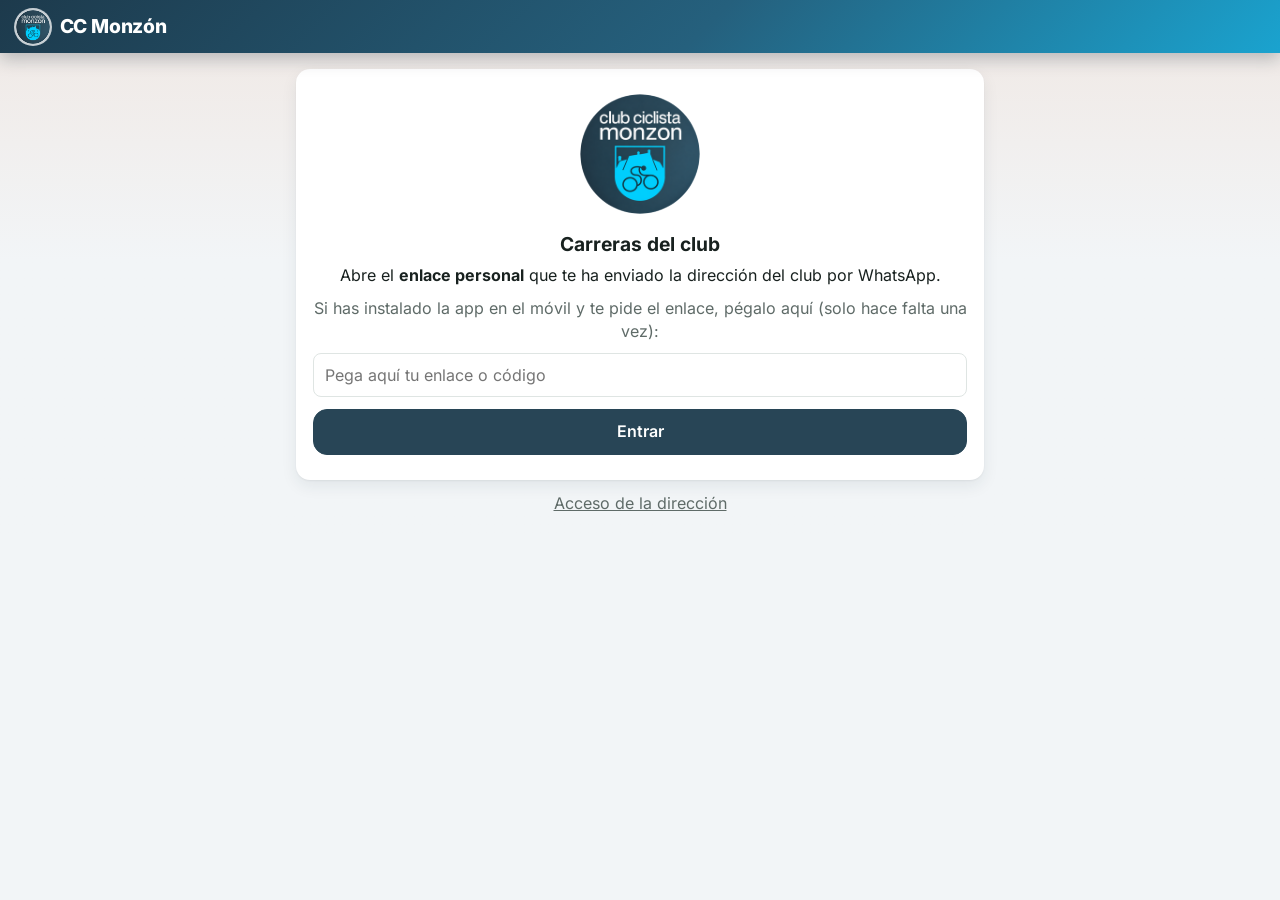
<file: index.html>
<!doctype html>
<html lang="es">
<head>
  <meta charset="utf-8">
  <meta name="viewport" content="width=device-width, initial-scale=1, viewport-fit=cover">
  <title>Carreras CC Monzón</title>
  <meta name="description" content="Inscripciones, resultados y resumen anual de las carreras del Club Ciclista Monzón.">
  <meta name="theme-color" content="#284556">
  <meta name="referrer" content="no-referrer">
  <link rel="manifest" href="manifest.webmanifest">
  <link rel="icon" href="icons/icon-192.png" type="image/png">
  <link rel="apple-touch-icon" href="icons/apple-touch-icon.png">
  <meta name="apple-mobile-web-app-capable" content="yes">
  <meta name="apple-mobile-web-app-title" content="CC Monzón">
  <meta name="apple-mobile-web-app-status-bar-style" content="default">
  <link rel="stylesheet" href="css/fuente.css">
  <link rel="stylesheet" href="css/app.css">
  <script>try{var t=localStorage.getItem('monzon-theme');if(t==='light'||t==='dark')document.documentElement.dataset.theme=t}catch(e){}</script>
</head>
<body>
  <div id="app"><p class="loading">Cargando…</p></div>
  <div id="toast" class="toast" role="status" aria-live="polite"></div>
  <dialog id="dialog"></dialog>
  <div id="dl"></div>
  <noscript>Esta app necesita JavaScript.</noscript>
  <script src="js/vendor/supabase-2.117.3.js"></script>
  <script type="module" src="js/app.js"></script>
</body>
</html>
</file>
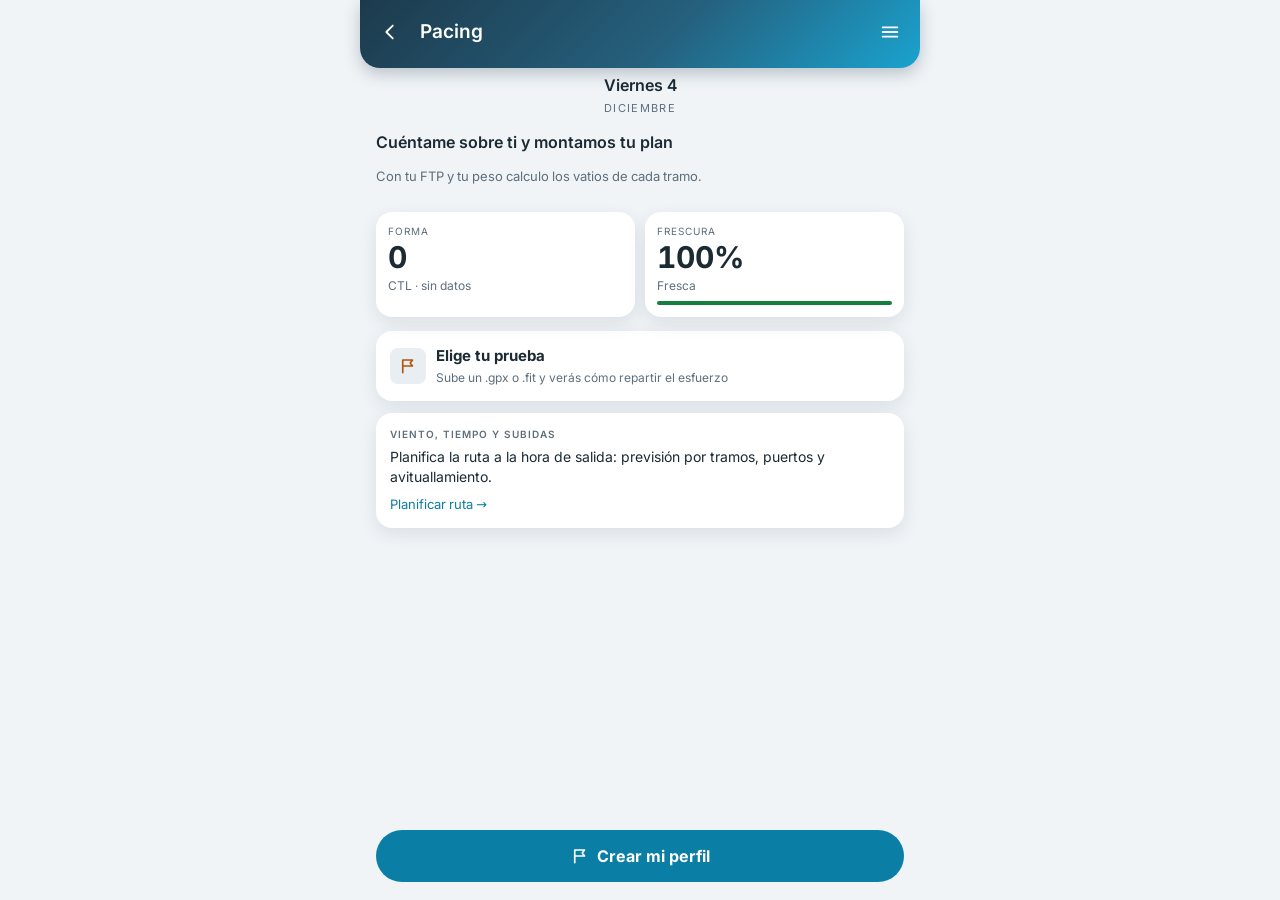
<file: pacing/index.html>
<!doctype html>
<html lang="es">
<head>
  <meta charset="utf-8">
  <meta name="viewport" content="width=device-width, initial-scale=1, viewport-fit=cover">
  <title>Pacing · CC Monzón</title>
  <meta name="description" content="Sube un track, di tu FTP y tu objetivo, y recibe los vatios por tramo, el tiempo estimado y la nutrición de tu marcha.">
  <meta name="theme-color" content="#284556">
  <link rel="icon" href="../icons/icon-192.png" type="image/png">
  <link rel="apple-touch-icon" href="../icons/apple-touch-icon.png">
  <link rel="stylesheet" href="../css/fuente.css">
  <link rel="stylesheet" href="../ruta/vendor/leaflet-1.9.4/leaflet.css">
  <link rel="stylesheet" href="css/pacing.css">
  <link rel="stylesheet" href="css/club.css">
  <link rel="stylesheet" href="../css/ruta-estilo.css">
  <script>try{var t=localStorage.getItem('monzon-theme');if(t==='light'||t==='dark')document.documentElement.dataset.theme=t}catch(e){}</script>
</head>
<body>
  <div id="app"><p class="loading">Cargando…</p></div>
  <div id="toast" class="toast" role="status" aria-live="polite"></div>
  <dialog id="dialog"></dialog>
  <input id="file" type="file" accept=".gpx,.fit" hidden>
  <noscript>Esta página necesita JavaScript.</noscript>
  <script type="module" src="js/app.js"></script>
</body>
</html>
</file>
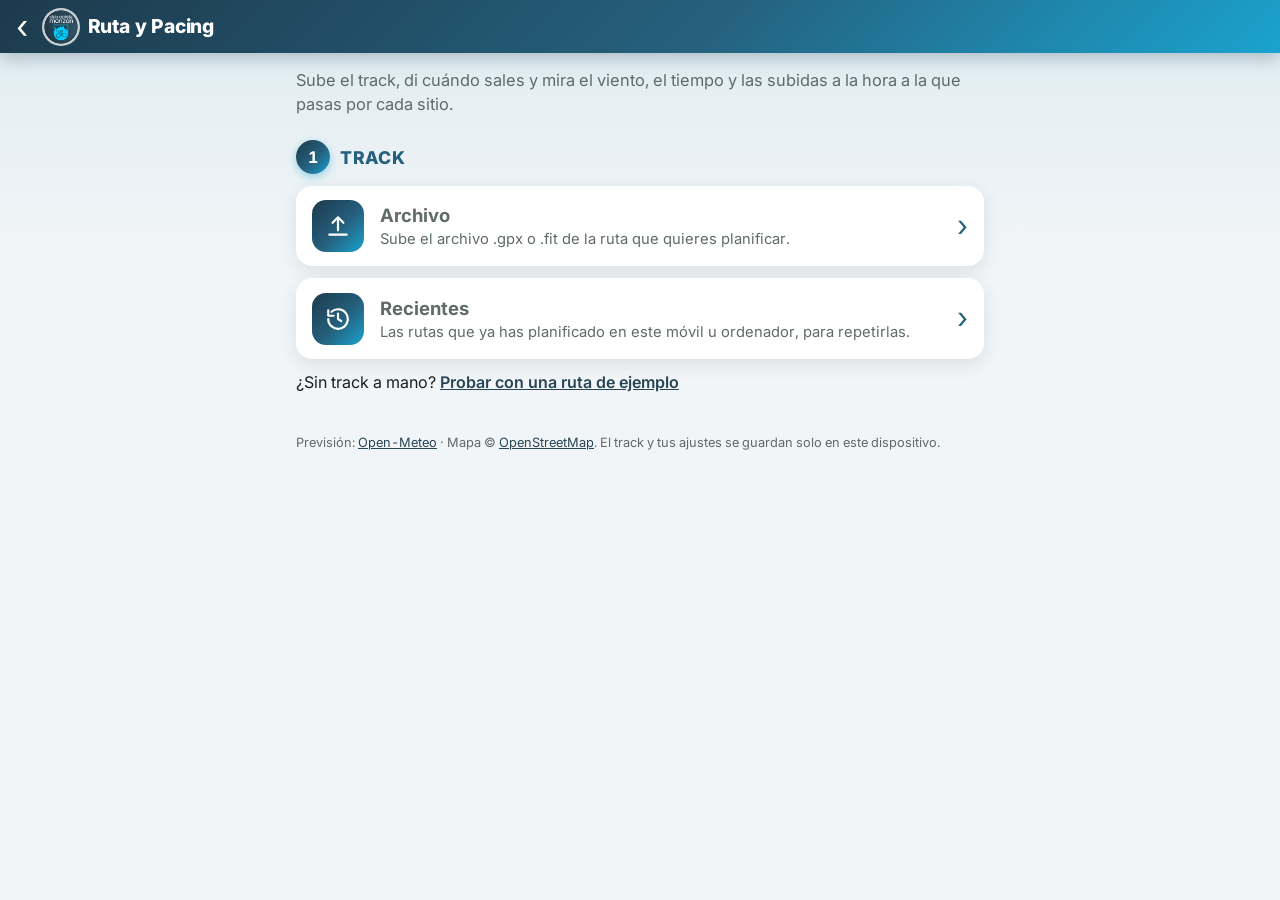
<file: ruta/index.html>
<!doctype html>
<html lang="es">
<head>
  <meta charset="utf-8">
  <meta name="viewport" content="width=device-width, initial-scale=1, viewport-fit=cover">
  <title>Ruta y Pacing · CC Monzón</title>
  <meta name="description" content="Sube el track, di cuándo sales y mira el viento, el tiempo y las subidas a la hora a la que pasas por cada sitio.">
  <meta name="theme-color" content="#284556">
  <link rel="icon" href="../icons/icon-192.png" type="image/png">
  <link rel="apple-touch-icon" href="../icons/apple-touch-icon.png">
  <link rel="stylesheet" href="../css/fuente.css">
  <link rel="stylesheet" href="../css/app.css">
  <link rel="stylesheet" href="vendor/leaflet-1.9.4/leaflet.css">
  <link rel="stylesheet" href="ruta.css">
  <link rel="stylesheet" href="../css/ruta-estilo.css">
  <script>try{var t=localStorage.getItem('monzon-theme');if(t==='light'||t==='dark')document.documentElement.dataset.theme=t}catch(e){}</script>
</head>
<body>
  <header class="top">
    <a class="back" href="../" aria-label="Volver a la app del club">‹</a>
    <img class="logo" src="../icons/logo.png" alt="">
    <h1>Ruta y Pacing</h1>
    <button type="button" id="change" class="btn small" hidden>Cambiar de ruta</button>
  </header>
  <main id="main"><p class="loading">Cargando…</p></main>
  <div id="toast" class="toast" role="status" aria-live="polite"></div>
  <dialog id="dialog"></dialog>
  <noscript>Esta página necesita JavaScript.</noscript>
  <script src="vendor/leaflet-1.9.4/leaflet.js"></script>
  <script type="module" src="app.js"></script>
</body>
</html>
</file>
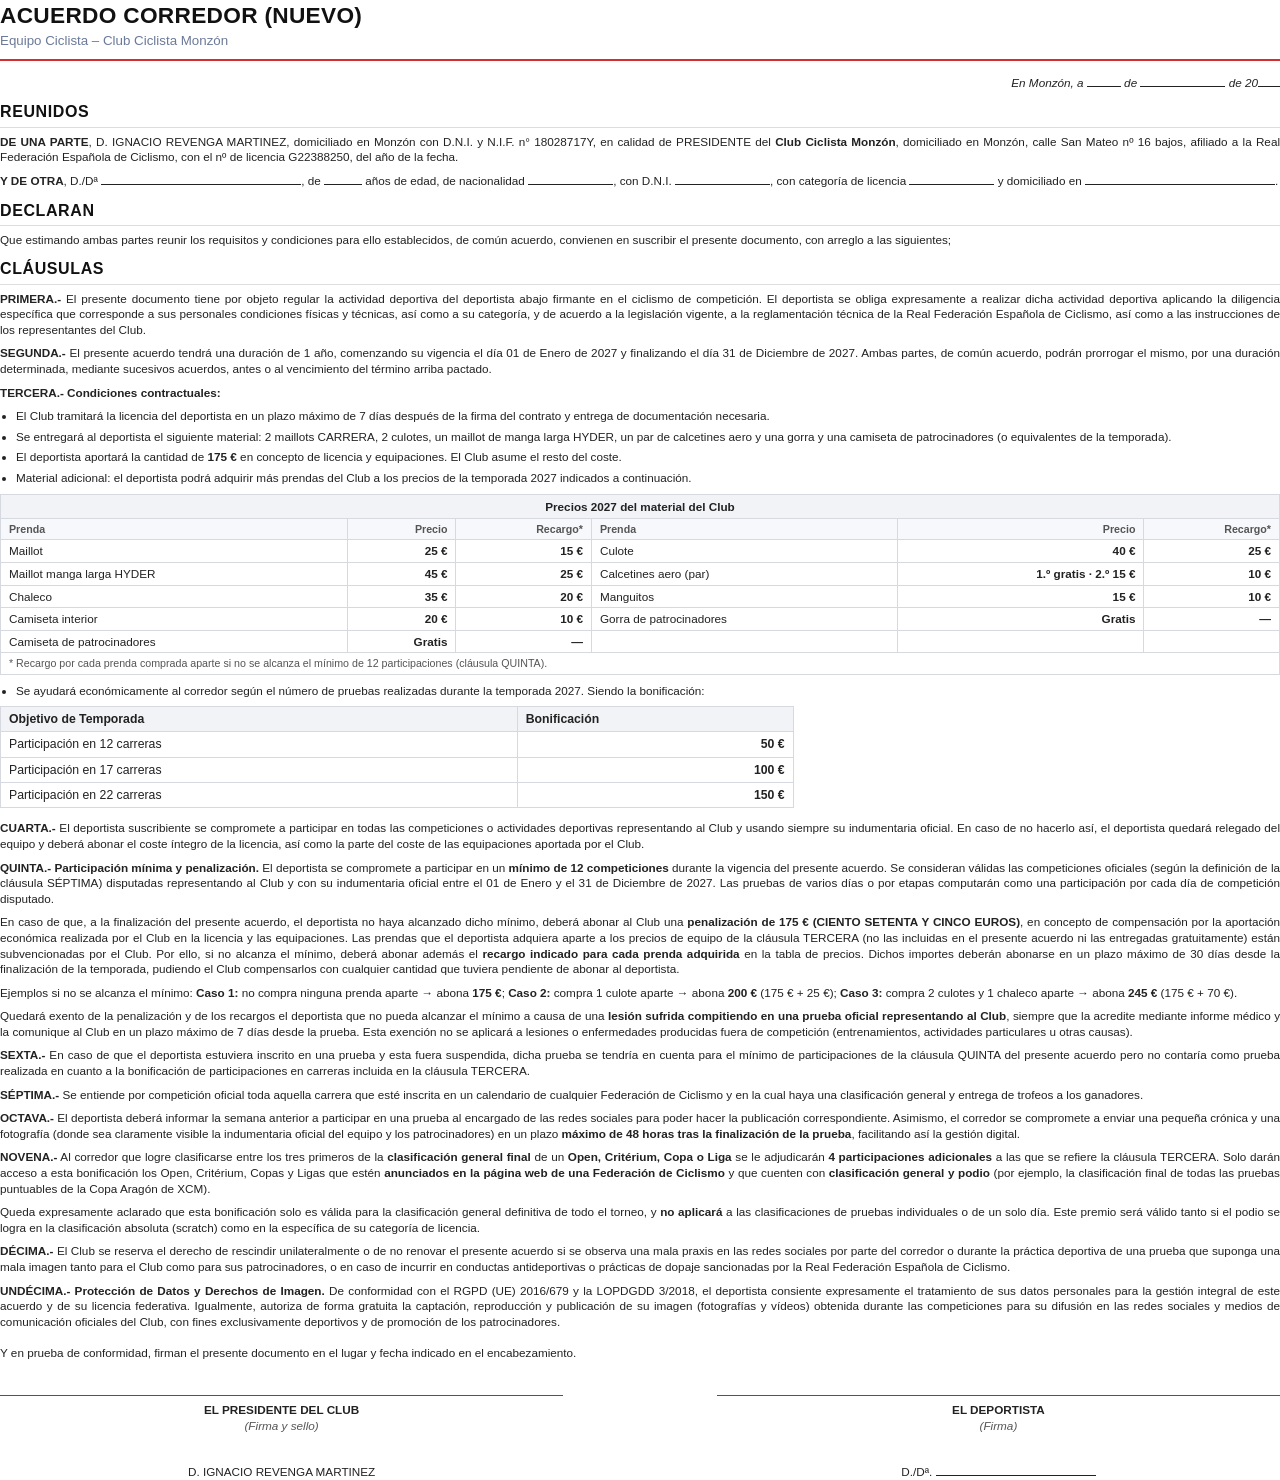
<file: contratos/Acuerdo_Corredor_Nuevo_2027_CC_Monzon.html>
<!doctype html>
<html lang="es"><head><meta charset="utf-8"><title>Acuerdo Corredor (NUEVO) - Club Ciclista Monzón</title>
<style>
@page { size: A4; margin: 16mm 17mm 18mm 17mm; }
* { box-sizing: border-box; }
body { font-family: Arial, "Liberation Sans", Helvetica, sans-serif; font-size: 8.8pt; color: #222; line-height: 1.33; margin: 0; }
h1 { font-size: 17pt; margin: 0 0 2px; letter-spacing: .3px; color: #111; }
.sub { color: #6b7a99; font-size: 10pt; margin: 0 0 10px; padding-bottom: 9px; border-bottom: 2.5px solid #d32f2f; }
h2 { font-size: 12pt; letter-spacing: .6px; margin: 11px 0 6px; padding-bottom: 4px; border-bottom: 1px solid #ddd; color: #111; }
p { margin: 0 0 8px; text-align: justify; }
.date { text-align: right; font-style: italic; margin: 14px 0 6px; }
.blank { display: inline-block; border-bottom: 1px solid #222; height: 1em; vertical-align: baseline; }
ul { margin: 4px 0 8px; padding-left: 16px; }
li { margin-bottom: 5px; text-align: justify; }
table { border-collapse: collapse; width: 62%; margin: 6px 0 12px; font-size: 9.2pt; }
th, td { border: 1px solid #d6d9e0; padding: 4px 8px; }
th { background: #f1f3f7; text-align: left; }
td.n { text-align: right; font-weight: bold; }
table { page-break-inside: avoid; }
table.precios { width: 100%; font-size: 8.8pt; margin: 2px 0 8px; }
table.precios th { text-align: center; }
table.precios td { padding: 3px 8px; }
table.precios tr.ph td { background: #f7f8fb; font-size: 8pt; color: #555; font-weight: bold; }
table.precios td.nota { font-size: 8pt; color: #555; }
.clause { page-break-inside: avoid; }
.sign { display: flex; justify-content: space-between; margin-top: 34px; page-break-inside: avoid; }
.sign div { width: 44%; text-align: center; border-top: 1px solid #555; padding-top: 6px; }
.sign i { display: block; color: #555; font-size: 8.8pt; }
</style></head><body>

<h1>ACUERDO CORREDOR (NUEVO)</h1>
<p class="sub">Equipo Ciclista – Club Ciclista Monzón</p>

<p class="date">En Monzón, a <span class="blank" style="width:34px"></span> de <span class="blank" style="width:85px"></span> de 20<span class="blank" style="width:22px"></span></p>

<h2>REUNIDOS</h2>
<p><b>DE UNA PARTE</b>, D. IGNACIO REVENGA MARTINEZ, domiciliado en Monzón con D.N.I. y N.I.F. n° 18028717Y, en calidad de PRESIDENTE del <b>Club Ciclista Monzón</b>, domiciliado en Monzón, calle San Mateo nº 16 bajos, afiliado a la Real Federación Española de Ciclismo, con el nº de licencia G22388250, del año de la fecha.</p>
<p><b>Y DE OTRA</b>, D./Dª <span class="blank" style="width:200px"></span>, de <span class="blank" style="width:38px"></span> años de edad, de nacionalidad <span class="blank" style="width:85px"></span>, con D.N.I. <span class="blank" style="width:95px"></span>, con categoría de licencia <span class="blank" style="width:85px"></span> y domiciliado en <span class="blank" style="width:190px"></span>.</p>

<h2>DECLARAN</h2>
<p>Que estimando ambas partes reunir los requisitos y condiciones para ello establecidos, de común acuerdo, convienen en suscribir el presente documento, con arreglo a las siguientes;</p>

<h2>CLÁUSULAS</h2>
<p class="clause"><b>PRIMERA.-</b> El presente documento tiene por objeto regular la actividad deportiva del deportista abajo firmante en el ciclismo de competición. El deportista se obliga expresamente a realizar dicha actividad deportiva aplicando la diligencia específica que corresponde a sus personales condiciones físicas y técnicas, así como a su categoría, y de acuerdo a la legislación vigente, a la reglamentación técnica de la Real Federación Española de Ciclismo, así como a las instrucciones de los representantes del Club.</p>

<p class="clause"><b>SEGUNDA.-</b> El presente acuerdo tendrá una duración de 1 año, comenzando su vigencia el día 01 de Enero de 2027 y finalizando el día 31 de Diciembre de 2027. Ambas partes, de común acuerdo, podrán prorrogar el mismo, por una duración determinada, mediante sucesivos acuerdos, antes o al vencimiento del término arriba pactado.</p>

<div>
<p><b>TERCERA.- Condiciones contractuales:</b></p>
<ul><li>El Club tramitará la licencia del deportista en un plazo máximo de 7 días después de la firma del contrato y entrega de documentación necesaria.</li>
<li>Se entregará al deportista el siguiente material: 2 maillots CARRERA, 2 culotes, un maillot de manga larga HYDER, un par de calcetines aero y una gorra y una camiseta de patrocinadores (o equivalentes de la temporada).</li>
<li>El deportista aportará la cantidad de <b>175 €</b> en concepto de licencia y equipaciones. El Club asume el resto del coste.</li>
<li>Material adicional: el deportista podrá adquirir más prendas del Club a los precios de la temporada 2027 indicados a continuación.</li></ul>
<table class="precios"><tr><th colspan="6">Precios 2027 del material del Club</th></tr>
<tr class="ph"><td>Prenda</td><td class="n">Precio</td><td class="n">Recargo*</td><td>Prenda</td><td class="n">Precio</td><td class="n">Recargo*</td></tr>
<tr><td>Maillot</td><td class="n">25 €</td><td class="n">15 €</td><td>Culote</td><td class="n">40 €</td><td class="n">25 €</td></tr>
<tr><td>Maillot manga larga HYDER</td><td class="n">45 €</td><td class="n">25 €</td><td>Calcetines aero (par)</td><td class="n">1.º gratis · 2.º 15 €</td><td class="n">10 €</td></tr>
<tr><td>Chaleco</td><td class="n">35 €</td><td class="n">20 €</td><td>Manguitos</td><td class="n">15 €</td><td class="n">10 €</td></tr>
<tr><td>Camiseta interior</td><td class="n">20 €</td><td class="n">10 €</td><td>Gorra de patrocinadores</td><td class="n">Gratis</td><td class="n">—</td></tr>
<tr><td>Camiseta de patrocinadores</td><td class="n">Gratis</td><td class="n">—</td><td></td><td></td><td></td></tr>
<tr><td colspan="6" class="nota">* Recargo por cada prenda comprada aparte si no se alcanza el mínimo de 12 participaciones (cláusula QUINTA).</td></tr>
</table>
<ul><li>Se ayudará económicamente al corredor según el número de pruebas realizadas durante la temporada 2027. Siendo la bonificación:</li></ul>
<table>
<tr><th>Objetivo de Temporada</th><th>Bonificación</th></tr>
<tr><td>Participación en 12 carreras</td><td class="n">50 €</td></tr>
<tr><td>Participación en 17 carreras</td><td class="n">100 €</td></tr>
<tr><td>Participación en 22 carreras</td><td class="n">150 €</td></tr>
</table>
</div>

<p class="clause"><b>CUARTA.-</b> El deportista suscribiente se compromete a participar en todas las competiciones o actividades deportivas representando al Club y usando siempre su indumentaria oficial. En caso de no hacerlo así, el deportista quedará relegado del equipo y deberá abonar el coste íntegro de la licencia, así como la parte del coste de las equipaciones aportada por el Club.</p>

<div class="clause">
<p><b>QUINTA.- Participación mínima y penalización.</b> El deportista se compromete a participar en un <b>mínimo de 12 competiciones</b> durante la vigencia del presente acuerdo. Se consideran válidas las competiciones oficiales (según la definición de la cláusula SÉPTIMA) disputadas representando al Club y con su indumentaria oficial entre el 01 de Enero y el 31 de Diciembre de 2027. Las pruebas de varios días o por etapas computarán como una participación por cada día de competición disputado.</p>
<p>En caso de que, a la finalización del presente acuerdo, el deportista no haya alcanzado dicho mínimo, deberá abonar al Club una <b>penalización de 175 € (CIENTO SETENTA Y CINCO EUROS)</b>, en concepto de compensación por la aportación económica realizada por el Club en la licencia y las equipaciones. Las prendas que el deportista adquiera aparte a los precios de equipo de la cláusula TERCERA (no las incluidas en el presente acuerdo ni las entregadas gratuitamente) están subvencionadas por el Club. Por ello, si no alcanza el mínimo, deberá abonar además el <b>recargo indicado para cada prenda adquirida</b> en la tabla de precios. Dichos importes deberán abonarse en un plazo máximo de 30 días desde la finalización de la temporada, pudiendo el Club compensarlos con cualquier cantidad que tuviera pendiente de abonar al deportista.</p>
<p>Ejemplos si no se alcanza el mínimo: <b>Caso 1:</b> no compra ninguna prenda aparte → abona <b>175 €</b>; <b>Caso 2:</b> compra 1 culote aparte → abona <b>200 €</b> (175 € + 25 €); <b>Caso 3:</b> compra 2 culotes y 1 chaleco aparte → abona <b>245 €</b> (175 € + 70 €).</p>
<p>Quedará exento de la penalización y de los recargos el deportista que no pueda alcanzar el mínimo a causa de una <b>lesión sufrida compitiendo en una prueba oficial representando al Club</b>, siempre que la acredite mediante informe médico y la comunique al Club en un plazo máximo de 7 días desde la prueba. Esta exención no se aplicará a lesiones o enfermedades producidas fuera de competición (entrenamientos, actividades particulares u otras causas).</p>
</div>

<p class="clause"><b>SEXTA.-</b> En caso de que el deportista estuviera inscrito en una prueba y esta fuera suspendida, dicha prueba se tendría en cuenta para el mínimo de participaciones de la cláusula QUINTA del presente acuerdo pero no contaría como prueba realizada en cuanto a la bonificación de participaciones en carreras incluida en la cláusula TERCERA.</p>

<p class="clause"><b>SÉPTIMA.-</b> Se entiende por competición oficial toda aquella carrera que esté inscrita en un calendario de cualquier Federación de Ciclismo y en la cual haya una clasificación general y entrega de trofeos a los ganadores.</p>

<p class="clause"><b>OCTAVA.-</b> El deportista deberá informar la semana anterior a participar en una prueba al encargado de las redes sociales para poder hacer la publicación correspondiente. Asimismo, el corredor se compromete a enviar una pequeña crónica y una fotografía (donde sea claramente visible la indumentaria oficial del equipo y los patrocinadores) en un plazo <b>máximo de 48 horas tras la finalización de la prueba</b>, facilitando así la gestión digital.</p>

<div class="clause">
<p><b>NOVENA.-</b> Al corredor que logre clasificarse entre los tres primeros de la <b>clasificación general final</b> de un <b>Open, Critérium, Copa o Liga</b> se le adjudicarán <b>4 participaciones adicionales</b> a las que se refiere la cláusula TERCERA. Solo darán acceso a esta bonificación los Open, Critérium, Copas y Ligas que estén <b>anunciados en la página web de una Federación de Ciclismo</b> y que cuenten con <b>clasificación general y podio</b> (por ejemplo, la clasificación final de todas las pruebas puntuables de la Copa Aragón de XCM).</p>
<p>Queda expresamente aclarado que esta bonificación solo es válida para la clasificación general definitiva de todo el torneo, y <b>no aplicará</b> a las clasificaciones de pruebas individuales o de un solo día. Este premio será válido tanto si el podio se logra en la clasificación absoluta (scratch) como en la específica de su categoría de licencia.</p>
</div>

<p class="clause"><b>DÉCIMA.-</b> El Club se reserva el derecho de rescindir unilateralmente o de no renovar el presente acuerdo si se observa una mala praxis en las redes sociales por parte del corredor o durante la práctica deportiva de una prueba que suponga una mala imagen tanto para el Club como para sus patrocinadores, o en caso de incurrir en conductas antideportivas o prácticas de dopaje sancionadas por la Real Federación Española de Ciclismo.</p>

<p class="clause"><b>UNDÉCIMA.- Protección de Datos y Derechos de Imagen.</b> De conformidad con el RGPD (UE) 2016/679 y la LOPDGDD 3/2018, el deportista consiente expresamente el tratamiento de sus datos personales para la gestión integral de este acuerdo y de su licencia federativa. Igualmente, autoriza de forma gratuita la captación, reproducción y publicación de su imagen (fotografías y vídeos) obtenida durante las competiciones para su difusión en las redes sociales y medios de comunicación oficiales del Club, con fines exclusivamente deportivos y de promoción de los patrocinadores.</p>

<p style="margin-top:16px">Y en prueba de conformidad, firman el presente documento en el lugar y fecha indicado en el encabezamiento.</p>

<div class="sign">
<div><b>EL PRESIDENTE DEL CLUB</b><i>(Firma y sello)</i><br><br>D. IGNACIO REVENGA MARTINEZ</div>
<div><b>EL DEPORTISTA</b><i>(Firma)</i><br><br>D./Dª. <span class="blank" style="width:160px"></span></div>
</div>
</body></html>
</file>
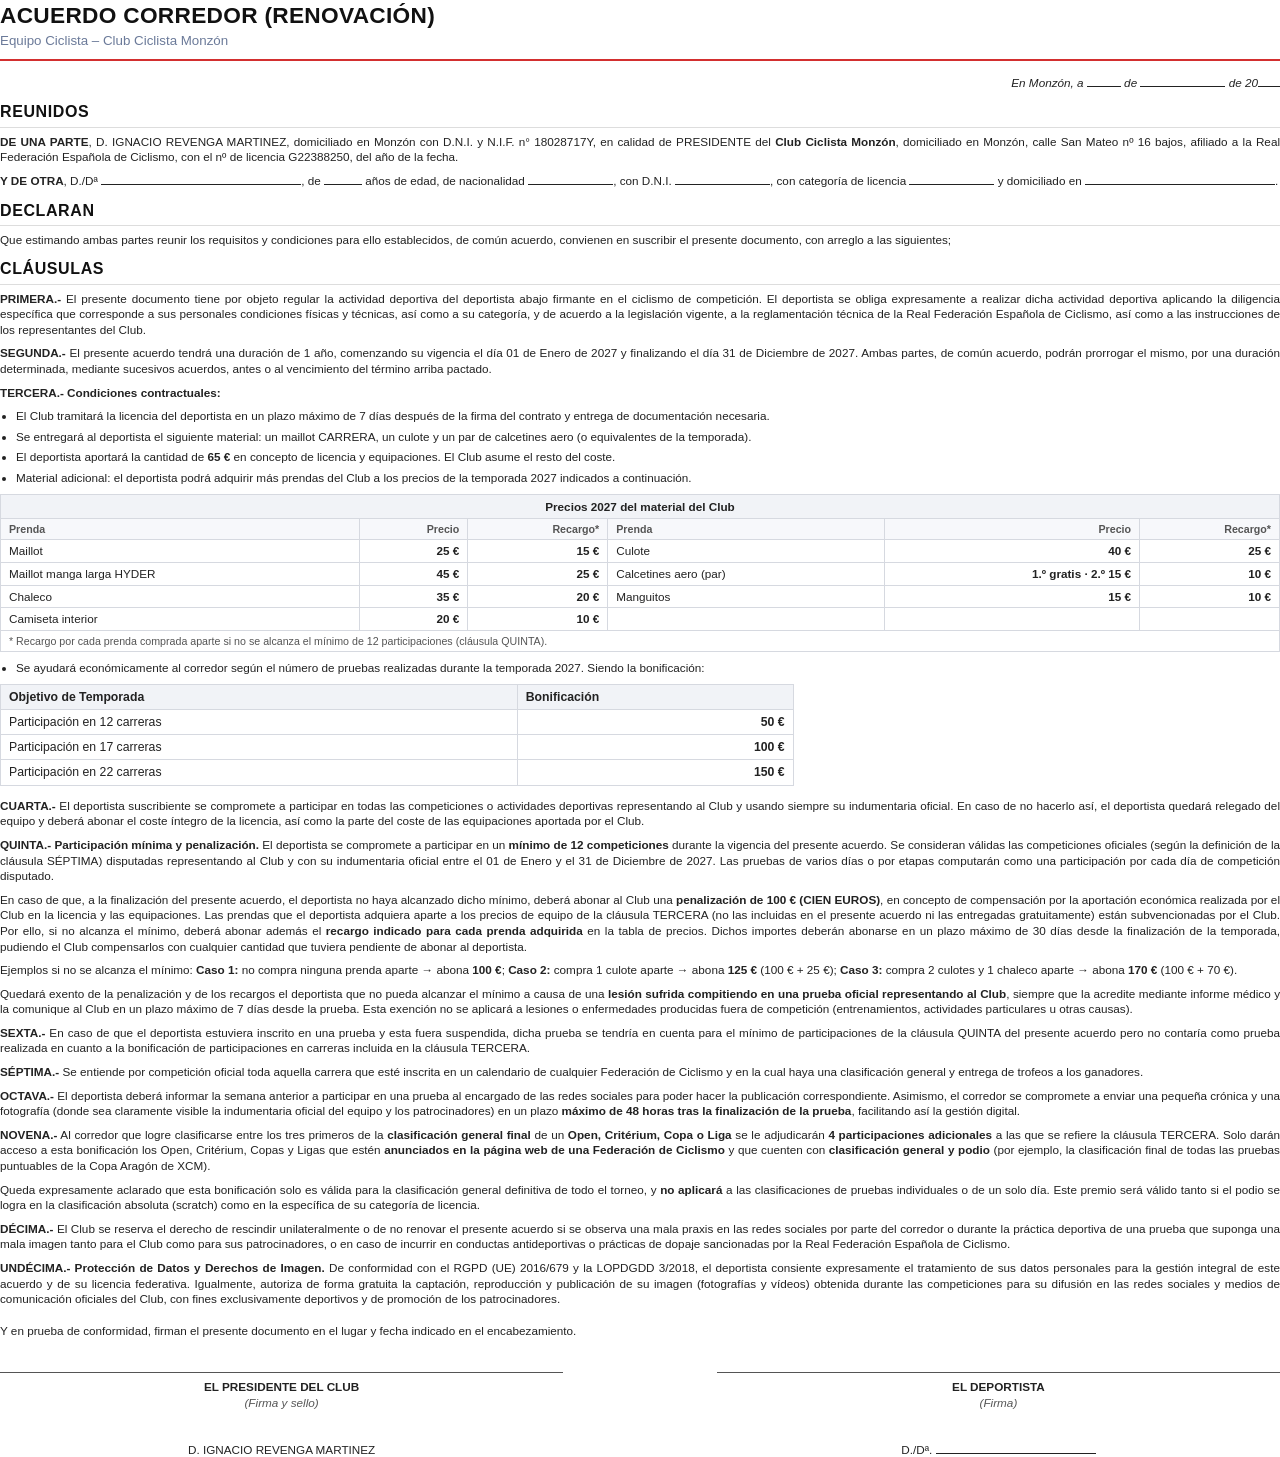
<file: contratos/Acuerdo_Corredor_Renovacion_2027_CC_Monzon.html>
<!doctype html>
<html lang="es"><head><meta charset="utf-8"><title>Acuerdo Corredor (RENOVACIÓN) - Club Ciclista Monzón</title>
<style>
@page { size: A4; margin: 16mm 17mm 18mm 17mm; }
* { box-sizing: border-box; }
body { font-family: Arial, "Liberation Sans", Helvetica, sans-serif; font-size: 8.8pt; color: #222; line-height: 1.33; margin: 0; }
h1 { font-size: 17pt; margin: 0 0 2px; letter-spacing: .3px; color: #111; }
.sub { color: #6b7a99; font-size: 10pt; margin: 0 0 10px; padding-bottom: 9px; border-bottom: 2.5px solid #d32f2f; }
h2 { font-size: 12pt; letter-spacing: .6px; margin: 11px 0 6px; padding-bottom: 4px; border-bottom: 1px solid #ddd; color: #111; }
p { margin: 0 0 8px; text-align: justify; }
.date { text-align: right; font-style: italic; margin: 14px 0 6px; }
.blank { display: inline-block; border-bottom: 1px solid #222; height: 1em; vertical-align: baseline; }
ul { margin: 4px 0 8px; padding-left: 16px; }
li { margin-bottom: 5px; text-align: justify; }
table { border-collapse: collapse; width: 62%; margin: 6px 0 12px; font-size: 9.2pt; }
th, td { border: 1px solid #d6d9e0; padding: 4px 8px; }
th { background: #f1f3f7; text-align: left; }
td.n { text-align: right; font-weight: bold; }
table { page-break-inside: avoid; }
table.precios { width: 100%; font-size: 8.8pt; margin: 2px 0 8px; }
table.precios th { text-align: center; }
table.precios td { padding: 3px 8px; }
table.precios tr.ph td { background: #f7f8fb; font-size: 8pt; color: #555; font-weight: bold; }
table.precios td.nota { font-size: 8pt; color: #555; }
.clause { page-break-inside: avoid; }
.sign { display: flex; justify-content: space-between; margin-top: 34px; page-break-inside: avoid; }
.sign div { width: 44%; text-align: center; border-top: 1px solid #555; padding-top: 6px; }
.sign i { display: block; color: #555; font-size: 8.8pt; }
</style></head><body>

<h1>ACUERDO CORREDOR (RENOVACIÓN)</h1>
<p class="sub">Equipo Ciclista – Club Ciclista Monzón</p>

<p class="date">En Monzón, a <span class="blank" style="width:34px"></span> de <span class="blank" style="width:85px"></span> de 20<span class="blank" style="width:22px"></span></p>

<h2>REUNIDOS</h2>
<p><b>DE UNA PARTE</b>, D. IGNACIO REVENGA MARTINEZ, domiciliado en Monzón con D.N.I. y N.I.F. n° 18028717Y, en calidad de PRESIDENTE del <b>Club Ciclista Monzón</b>, domiciliado en Monzón, calle San Mateo nº 16 bajos, afiliado a la Real Federación Española de Ciclismo, con el nº de licencia G22388250, del año de la fecha.</p>
<p><b>Y DE OTRA</b>, D./Dª <span class="blank" style="width:200px"></span>, de <span class="blank" style="width:38px"></span> años de edad, de nacionalidad <span class="blank" style="width:85px"></span>, con D.N.I. <span class="blank" style="width:95px"></span>, con categoría de licencia <span class="blank" style="width:85px"></span> y domiciliado en <span class="blank" style="width:190px"></span>.</p>

<h2>DECLARAN</h2>
<p>Que estimando ambas partes reunir los requisitos y condiciones para ello establecidos, de común acuerdo, convienen en suscribir el presente documento, con arreglo a las siguientes;</p>

<h2>CLÁUSULAS</h2>
<p class="clause"><b>PRIMERA.-</b> El presente documento tiene por objeto regular la actividad deportiva del deportista abajo firmante en el ciclismo de competición. El deportista se obliga expresamente a realizar dicha actividad deportiva aplicando la diligencia específica que corresponde a sus personales condiciones físicas y técnicas, así como a su categoría, y de acuerdo a la legislación vigente, a la reglamentación técnica de la Real Federación Española de Ciclismo, así como a las instrucciones de los representantes del Club.</p>

<p class="clause"><b>SEGUNDA.-</b> El presente acuerdo tendrá una duración de 1 año, comenzando su vigencia el día 01 de Enero de 2027 y finalizando el día 31 de Diciembre de 2027. Ambas partes, de común acuerdo, podrán prorrogar el mismo, por una duración determinada, mediante sucesivos acuerdos, antes o al vencimiento del término arriba pactado.</p>

<div>
<p><b>TERCERA.- Condiciones contractuales:</b></p>
<ul><li>El Club tramitará la licencia del deportista en un plazo máximo de 7 días después de la firma del contrato y entrega de documentación necesaria.</li>
<li>Se entregará al deportista el siguiente material: un maillot CARRERA, un culote y un par de calcetines aero (o equivalentes de la temporada).</li>
<li>El deportista aportará la cantidad de <b>65 €</b> en concepto de licencia y equipaciones. El Club asume el resto del coste.</li>
<li>Material adicional: el deportista podrá adquirir más prendas del Club a los precios de la temporada 2027 indicados a continuación.</li></ul>
<table class="precios"><tr><th colspan="6">Precios 2027 del material del Club</th></tr>
<tr class="ph"><td>Prenda</td><td class="n">Precio</td><td class="n">Recargo*</td><td>Prenda</td><td class="n">Precio</td><td class="n">Recargo*</td></tr>
<tr><td>Maillot</td><td class="n">25 €</td><td class="n">15 €</td><td>Culote</td><td class="n">40 €</td><td class="n">25 €</td></tr>
<tr><td>Maillot manga larga HYDER</td><td class="n">45 €</td><td class="n">25 €</td><td>Calcetines aero (par)</td><td class="n">1.º gratis · 2.º 15 €</td><td class="n">10 €</td></tr>
<tr><td>Chaleco</td><td class="n">35 €</td><td class="n">20 €</td><td>Manguitos</td><td class="n">15 €</td><td class="n">10 €</td></tr>
<tr><td>Camiseta interior</td><td class="n">20 €</td><td class="n">10 €</td><td></td><td></td><td></td></tr>
<tr><td colspan="6" class="nota">* Recargo por cada prenda comprada aparte si no se alcanza el mínimo de 12 participaciones (cláusula QUINTA).</td></tr>
</table>
<ul><li>Se ayudará económicamente al corredor según el número de pruebas realizadas durante la temporada 2027. Siendo la bonificación:</li></ul>
<table>
<tr><th>Objetivo de Temporada</th><th>Bonificación</th></tr>
<tr><td>Participación en 12 carreras</td><td class="n">50 €</td></tr>
<tr><td>Participación en 17 carreras</td><td class="n">100 €</td></tr>
<tr><td>Participación en 22 carreras</td><td class="n">150 €</td></tr>
</table>
</div>

<p class="clause"><b>CUARTA.-</b> El deportista suscribiente se compromete a participar en todas las competiciones o actividades deportivas representando al Club y usando siempre su indumentaria oficial. En caso de no hacerlo así, el deportista quedará relegado del equipo y deberá abonar el coste íntegro de la licencia, así como la parte del coste de las equipaciones aportada por el Club.</p>

<div class="clause">
<p><b>QUINTA.- Participación mínima y penalización.</b> El deportista se compromete a participar en un <b>mínimo de 12 competiciones</b> durante la vigencia del presente acuerdo. Se consideran válidas las competiciones oficiales (según la definición de la cláusula SÉPTIMA) disputadas representando al Club y con su indumentaria oficial entre el 01 de Enero y el 31 de Diciembre de 2027. Las pruebas de varios días o por etapas computarán como una participación por cada día de competición disputado.</p>
<p>En caso de que, a la finalización del presente acuerdo, el deportista no haya alcanzado dicho mínimo, deberá abonar al Club una <b>penalización de 100 € (CIEN EUROS)</b>, en concepto de compensación por la aportación económica realizada por el Club en la licencia y las equipaciones. Las prendas que el deportista adquiera aparte a los precios de equipo de la cláusula TERCERA (no las incluidas en el presente acuerdo ni las entregadas gratuitamente) están subvencionadas por el Club. Por ello, si no alcanza el mínimo, deberá abonar además el <b>recargo indicado para cada prenda adquirida</b> en la tabla de precios. Dichos importes deberán abonarse en un plazo máximo de 30 días desde la finalización de la temporada, pudiendo el Club compensarlos con cualquier cantidad que tuviera pendiente de abonar al deportista.</p>
<p>Ejemplos si no se alcanza el mínimo: <b>Caso 1:</b> no compra ninguna prenda aparte → abona <b>100 €</b>; <b>Caso 2:</b> compra 1 culote aparte → abona <b>125 €</b> (100 € + 25 €); <b>Caso 3:</b> compra 2 culotes y 1 chaleco aparte → abona <b>170 €</b> (100 € + 70 €).</p>
<p>Quedará exento de la penalización y de los recargos el deportista que no pueda alcanzar el mínimo a causa de una <b>lesión sufrida compitiendo en una prueba oficial representando al Club</b>, siempre que la acredite mediante informe médico y la comunique al Club en un plazo máximo de 7 días desde la prueba. Esta exención no se aplicará a lesiones o enfermedades producidas fuera de competición (entrenamientos, actividades particulares u otras causas).</p>
</div>

<p class="clause"><b>SEXTA.-</b> En caso de que el deportista estuviera inscrito en una prueba y esta fuera suspendida, dicha prueba se tendría en cuenta para el mínimo de participaciones de la cláusula QUINTA del presente acuerdo pero no contaría como prueba realizada en cuanto a la bonificación de participaciones en carreras incluida en la cláusula TERCERA.</p>

<p class="clause"><b>SÉPTIMA.-</b> Se entiende por competición oficial toda aquella carrera que esté inscrita en un calendario de cualquier Federación de Ciclismo y en la cual haya una clasificación general y entrega de trofeos a los ganadores.</p>

<p class="clause"><b>OCTAVA.-</b> El deportista deberá informar la semana anterior a participar en una prueba al encargado de las redes sociales para poder hacer la publicación correspondiente. Asimismo, el corredor se compromete a enviar una pequeña crónica y una fotografía (donde sea claramente visible la indumentaria oficial del equipo y los patrocinadores) en un plazo <b>máximo de 48 horas tras la finalización de la prueba</b>, facilitando así la gestión digital.</p>

<div class="clause">
<p><b>NOVENA.-</b> Al corredor que logre clasificarse entre los tres primeros de la <b>clasificación general final</b> de un <b>Open, Critérium, Copa o Liga</b> se le adjudicarán <b>4 participaciones adicionales</b> a las que se refiere la cláusula TERCERA. Solo darán acceso a esta bonificación los Open, Critérium, Copas y Ligas que estén <b>anunciados en la página web de una Federación de Ciclismo</b> y que cuenten con <b>clasificación general y podio</b> (por ejemplo, la clasificación final de todas las pruebas puntuables de la Copa Aragón de XCM).</p>
<p>Queda expresamente aclarado que esta bonificación solo es válida para la clasificación general definitiva de todo el torneo, y <b>no aplicará</b> a las clasificaciones de pruebas individuales o de un solo día. Este premio será válido tanto si el podio se logra en la clasificación absoluta (scratch) como en la específica de su categoría de licencia.</p>
</div>

<p class="clause"><b>DÉCIMA.-</b> El Club se reserva el derecho de rescindir unilateralmente o de no renovar el presente acuerdo si se observa una mala praxis en las redes sociales por parte del corredor o durante la práctica deportiva de una prueba que suponga una mala imagen tanto para el Club como para sus patrocinadores, o en caso de incurrir en conductas antideportivas o prácticas de dopaje sancionadas por la Real Federación Española de Ciclismo.</p>

<p class="clause"><b>UNDÉCIMA.- Protección de Datos y Derechos de Imagen.</b> De conformidad con el RGPD (UE) 2016/679 y la LOPDGDD 3/2018, el deportista consiente expresamente el tratamiento de sus datos personales para la gestión integral de este acuerdo y de su licencia federativa. Igualmente, autoriza de forma gratuita la captación, reproducción y publicación de su imagen (fotografías y vídeos) obtenida durante las competiciones para su difusión en las redes sociales y medios de comunicación oficiales del Club, con fines exclusivamente deportivos y de promoción de los patrocinadores.</p>

<p style="margin-top:16px">Y en prueba de conformidad, firman el presente documento en el lugar y fecha indicado en el encabezamiento.</p>

<div class="sign">
<div><b>EL PRESIDENTE DEL CLUB</b><i>(Firma y sello)</i><br><br>D. IGNACIO REVENGA MARTINEZ</div>
<div><b>EL DEPORTISTA</b><i>(Firma)</i><br><br>D./Dª. <span class="blank" style="width:160px"></span></div>
</div>
</body></html>
</file>
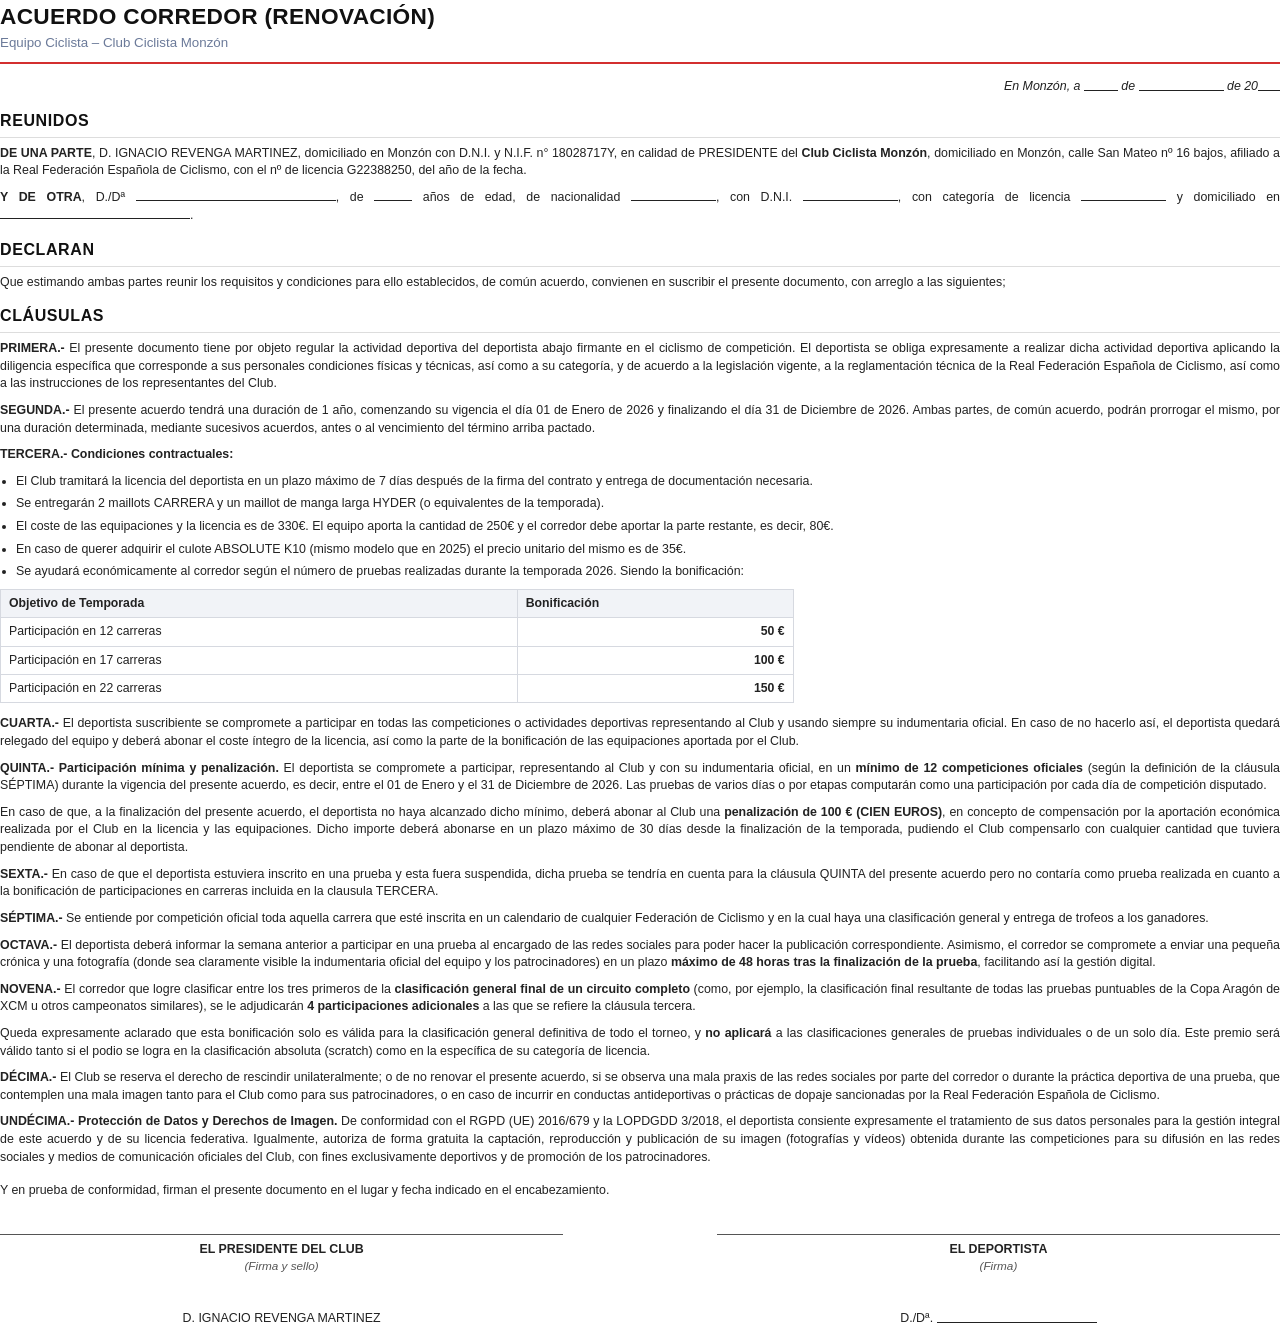
<file: contratos/Acuerdo_Corredor_Renovacion_CC_Monzon.html>
<!doctype html>
<html lang="es"><head><meta charset="utf-8"><title>Acuerdo Corredor - Club Ciclista Monzón</title>
<style>
@page { size: A4; margin: 16mm 17mm 18mm 17mm; }
* { box-sizing: border-box; }
body { font-family: Arial, "Liberation Sans", Helvetica, sans-serif; font-size: 9.3pt; color: #222; line-height: 1.42; margin: 0; }
h1 { font-size: 17pt; margin: 0 0 2px; letter-spacing: .3px; color: #111; }
.sub { color: #6b7a99; font-size: 10pt; margin: 0 0 10px; padding-bottom: 9px; border-bottom: 2.5px solid #d32f2f; }
h2 { font-size: 12pt; letter-spacing: .6px; margin: 14px 0 7px; padding-bottom: 4px; border-bottom: 1px solid #ddd; color: #111; }
p { margin: 0 0 9px; text-align: justify; }
.date { text-align: right; font-style: italic; margin: 14px 0 6px; }
.blank { display: inline-block; border-bottom: 1px solid #222; height: 1em; vertical-align: baseline; }
ul { margin: 4px 0 8px; padding-left: 16px; }
li { margin-bottom: 5px; text-align: justify; }
table { border-collapse: collapse; width: 62%; margin: 6px 0 12px; font-size: 9.2pt; }
th, td { border: 1px solid #d6d9e0; padding: 5px 8px; }
th { background: #f1f3f7; text-align: left; }
td.n { text-align: right; font-weight: bold; }
.clause { page-break-inside: avoid; }
.new { border-left: 3px solid #d32f2f; padding-left: 8px; }
.sign { display: flex; justify-content: space-between; margin-top: 34px; page-break-inside: avoid; }
.sign div { width: 44%; text-align: center; border-top: 1px solid #555; padding-top: 6px; }
.sign i { display: block; color: #555; font-size: 8.8pt; }
</style></head><body>

<h1>ACUERDO CORREDOR (RENOVACIÓN)</h1>
<p class="sub">Equipo Ciclista – Club Ciclista Monzón</p>

<p class="date">En Monzón, a <span class="blank" style="width:34px"></span> de <span class="blank" style="width:85px"></span> de 20<span class="blank" style="width:22px"></span></p>

<h2>REUNIDOS</h2>
<p><b>DE UNA PARTE</b>, D. IGNACIO REVENGA MARTINEZ, domiciliado en Monzón con D.N.I. y N.I.F. n° 18028717Y, en calidad de PRESIDENTE del <b>Club Ciclista Monzón</b>, domiciliado en Monzón, calle San Mateo nº 16 bajos, afiliado a la Real Federación Española de Ciclismo, con el nº de licencia G22388250, del año de la fecha.</p>
<p><b>Y DE OTRA</b>, D./Dª <span class="blank" style="width:200px"></span>, de <span class="blank" style="width:38px"></span> años de edad, de nacionalidad <span class="blank" style="width:85px"></span>, con D.N.I. <span class="blank" style="width:95px"></span>, con categoría de licencia <span class="blank" style="width:85px"></span> y domiciliado en <span class="blank" style="width:190px"></span>.</p>

<h2>DECLARAN</h2>
<p>Que estimando ambas partes reunir los requisitos y condiciones para ello establecidos, de común acuerdo, convienen en suscribir el presente documento, con arreglo a las siguientes;</p>

<h2>CLÁUSULAS</h2>
<p class="clause"><b>PRIMERA.-</b> El presente documento tiene por objeto regular la actividad deportiva del deportista abajo firmante en el ciclismo de competición. El deportista se obliga expresamente a realizar dicha actividad deportiva aplicando la diligencia específica que corresponde a sus personales condiciones físicas y técnicas, así como a su categoría, y de acuerdo a la legislación vigente, a la reglamentación técnica de la Real Federación Española de Ciclismo, así como a las instrucciones de los representantes del Club.</p>

<p class="clause"><b>SEGUNDA.-</b> El presente acuerdo tendrá una duración de 1 año, comenzando su vigencia el día 01 de Enero de 2026 y finalizando el día 31 de Diciembre de 2026. Ambas partes, de común acuerdo, podrán prorrogar el mismo, por una duración determinada, mediante sucesivos acuerdos, antes o al vencimiento del término arriba pactado.</p>

<div class="clause">
<p><b>TERCERA.- Condiciones contractuales:</b></p>
<ul>
<li>El Club tramitará la licencia del deportista en un plazo máximo de 7 días después de la firma del contrato y entrega de documentación necesaria.</li>
<li>Se entregarán 2 maillots CARRERA y un maillot de manga larga HYDER (o equivalentes de la temporada).</li>
<li>El coste de las equipaciones y la licencia es de 330€. El equipo aporta la cantidad de 250€ y el corredor debe aportar la parte restante, es decir, 80€.</li>
<li>En caso de querer adquirir el culote ABSOLUTE K10 (mismo modelo que en 2025) el precio unitario del mismo es de 35€.</li>
<li>Se ayudará económicamente al corredor según el número de pruebas realizadas durante la temporada 2026. Siendo la bonificación:</li>
</ul>
<table>
<tr><th>Objetivo de Temporada</th><th>Bonificación</th></tr>
<tr><td>Participación en 12 carreras</td><td class="n">50 €</td></tr>
<tr><td>Participación en 17 carreras</td><td class="n">100 €</td></tr>
<tr><td>Participación en 22 carreras</td><td class="n">150 €</td></tr>
</table>
</div>

<p class="clause"><b>CUARTA.-</b> El deportista suscribiente se compromete a participar en todas las competiciones o actividades deportivas representando al Club y usando siempre su indumentaria oficial. En caso de no hacerlo así, el deportista quedará relegado del equipo y deberá abonar el coste íntegro de la licencia, así como la parte de la bonificación de las equipaciones aportada por el Club.</p>

<div class="clause">
<p><b>QUINTA.- Participación mínima y penalización.</b> El deportista se compromete a participar, representando al Club y con su indumentaria oficial, en un <b>mínimo de 12 competiciones oficiales</b> (según la definición de la cláusula SÉPTIMA) durante la vigencia del presente acuerdo, es decir, entre el 01 de Enero y el 31 de Diciembre de 2026. Las pruebas de varios días o por etapas computarán como una participación por cada día de competición disputado.</p>
<p>En caso de que, a la finalización del presente acuerdo, el deportista no haya alcanzado dicho mínimo, deberá abonar al Club una <b>penalización de 100 € (CIEN EUROS)</b>, en concepto de compensación por la aportación económica realizada por el Club en la licencia y las equipaciones. Dicho importe deberá abonarse en un plazo máximo de 30 días desde la finalización de la temporada, pudiendo el Club compensarlo con cualquier cantidad que tuviera pendiente de abonar al deportista.</p>
</div>

<p class="clause"><b>SEXTA.-</b> En caso de que el deportista estuviera inscrito en una prueba y esta fuera suspendida, dicha prueba se tendría en cuenta para la cláusula QUINTA del presente acuerdo pero no contaría como prueba realizada en cuanto a la bonificación de participaciones en carreras incluida en la clausula TERCERA.</p>

<p class="clause"><b>SÉPTIMA.-</b> Se entiende por competición oficial toda aquella carrera que esté inscrita en un calendario de cualquier Federación de Ciclismo y en la cual haya una clasificación general y entrega de trofeos a los ganadores.</p>

<p class="clause"><b>OCTAVA.-</b> El deportista deberá informar la semana anterior a participar en una prueba al encargado de las redes sociales para poder hacer la publicación correspondiente. Asimismo, el corredor se compromete a enviar una pequeña crónica y una fotografía (donde sea claramente visible la indumentaria oficial del equipo y los patrocinadores) en un plazo <b>máximo de 48 horas tras la finalización de la prueba</b>, facilitando así la gestión digital.</p>

<div class="clause">
<p><b>NOVENA.-</b> El corredor que logre clasificar entre los tres primeros de la <b>clasificación general final de un circuito completo</b> (como, por ejemplo, la clasificación final resultante de todas las pruebas puntuables de la Copa Aragón de XCM u otros campeonatos similares), se le adjudicarán <b>4 participaciones adicionales</b> a las que se refiere la cláusula tercera.</p>
<p>Queda expresamente aclarado que esta bonificación solo es válida para la clasificación general definitiva de todo el torneo, y <b>no aplicará</b> a las clasificaciones generales de pruebas individuales o de un solo día. Este premio será válido tanto si el podio se logra en la clasificación absoluta (scratch) como en la específica de su categoría de licencia.</p>
</div>

<p class="clause"><b>DÉCIMA.-</b> El Club se reserva el derecho de rescindir unilateralmente; o de no renovar el presente acuerdo, si se observa una mala praxis de las redes sociales por parte del corredor o durante la práctica deportiva de una prueba, que contemplen una mala imagen tanto para el Club como para sus patrocinadores, o en caso de incurrir en conductas antideportivas o prácticas de dopaje sancionadas por la Real Federación Española de Ciclismo.</p>

<p class="clause"><b>UNDÉCIMA.- Protección de Datos y Derechos de Imagen.</b> De conformidad con el RGPD (UE) 2016/679 y la LOPDGDD 3/2018, el deportista consiente expresamente el tratamiento de sus datos personales para la gestión integral de este acuerdo y de su licencia federativa. Igualmente, autoriza de forma gratuita la captación, reproducción y publicación de su imagen (fotografías y vídeos) obtenida durante las competiciones para su difusión en las redes sociales y medios de comunicación oficiales del Club, con fines exclusivamente deportivos y de promoción de los patrocinadores.</p>

<p style="margin-top:16px">Y en prueba de conformidad, firman el presente documento en el lugar y fecha indicado en el encabezamiento.</p>

<div class="sign">
<div><b>EL PRESIDENTE DEL CLUB</b><i>(Firma y sello)</i><br><br>D. IGNACIO REVENGA MARTINEZ</div>
<div><b>EL DEPORTISTA</b><i>(Firma)</i><br><br>D./Dª. <span class="blank" style="width:160px"></span></div>
</div>
</body></html>
</file>
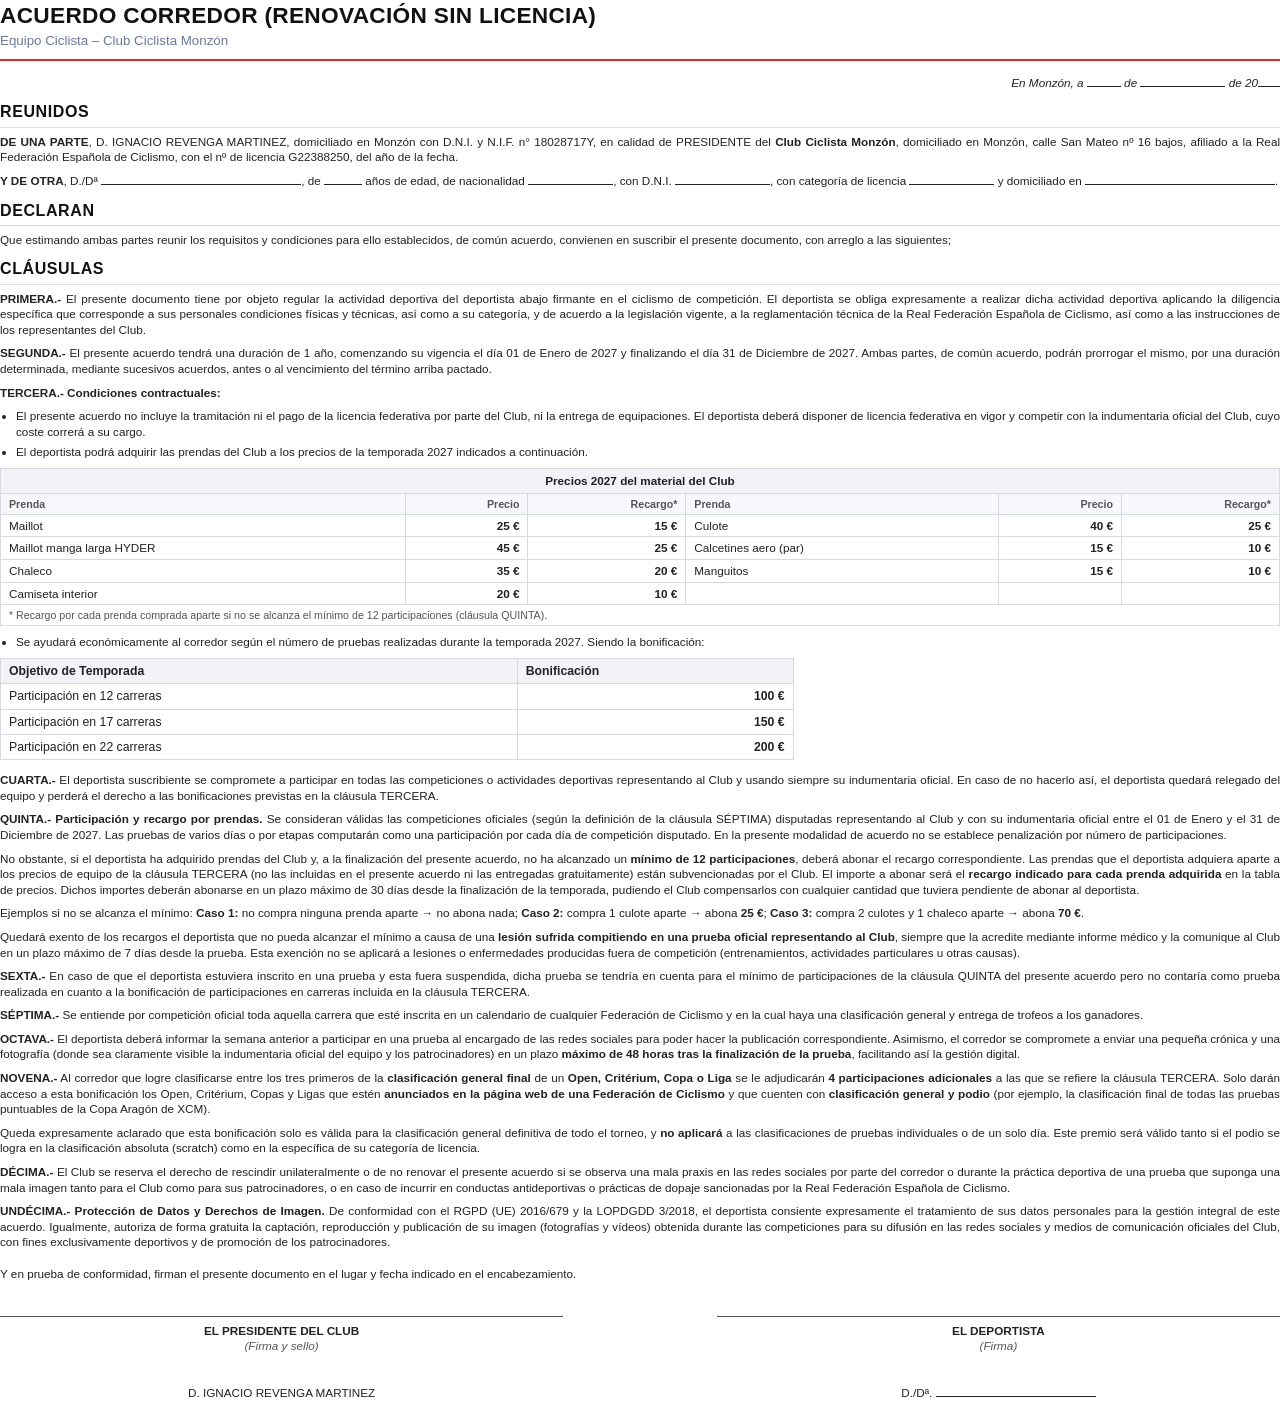
<file: contratos/Acuerdo_Corredor_Renovacion_sin_licencia_2027_CC_Monzon.html>
<!doctype html>
<html lang="es"><head><meta charset="utf-8"><title>Acuerdo Corredor (RENOVACIÓN SIN LICENCIA) - Club Ciclista Monzón</title>
<style>
@page { size: A4; margin: 16mm 17mm 18mm 17mm; }
* { box-sizing: border-box; }
body { font-family: Arial, "Liberation Sans", Helvetica, sans-serif; font-size: 8.8pt; color: #222; line-height: 1.33; margin: 0; }
h1 { font-size: 17pt; margin: 0 0 2px; letter-spacing: .3px; color: #111; }
.sub { color: #6b7a99; font-size: 10pt; margin: 0 0 10px; padding-bottom: 9px; border-bottom: 2.5px solid #d32f2f; }
h2 { font-size: 12pt; letter-spacing: .6px; margin: 11px 0 6px; padding-bottom: 4px; border-bottom: 1px solid #ddd; color: #111; }
p { margin: 0 0 8px; text-align: justify; }
.date { text-align: right; font-style: italic; margin: 14px 0 6px; }
.blank { display: inline-block; border-bottom: 1px solid #222; height: 1em; vertical-align: baseline; }
ul { margin: 4px 0 8px; padding-left: 16px; }
li { margin-bottom: 5px; text-align: justify; }
table { border-collapse: collapse; width: 62%; margin: 6px 0 12px; font-size: 9.2pt; }
th, td { border: 1px solid #d6d9e0; padding: 4px 8px; }
th { background: #f1f3f7; text-align: left; }
td.n { text-align: right; font-weight: bold; }
table { page-break-inside: avoid; }
table.precios { width: 100%; font-size: 8.8pt; margin: 2px 0 8px; }
table.precios th { text-align: center; }
table.precios td { padding: 3px 8px; }
table.precios tr.ph td { background: #f7f8fb; font-size: 8pt; color: #555; font-weight: bold; }
table.precios td.nota { font-size: 8pt; color: #555; }
.clause { page-break-inside: avoid; }
.sign { display: flex; justify-content: space-between; margin-top: 34px; page-break-inside: avoid; }
.sign div { width: 44%; text-align: center; border-top: 1px solid #555; padding-top: 6px; }
.sign i { display: block; color: #555; font-size: 8.8pt; }
</style></head><body>

<h1>ACUERDO CORREDOR (RENOVACIÓN SIN LICENCIA)</h1>
<p class="sub">Equipo Ciclista – Club Ciclista Monzón</p>

<p class="date">En Monzón, a <span class="blank" style="width:34px"></span> de <span class="blank" style="width:85px"></span> de 20<span class="blank" style="width:22px"></span></p>

<h2>REUNIDOS</h2>
<p><b>DE UNA PARTE</b>, D. IGNACIO REVENGA MARTINEZ, domiciliado en Monzón con D.N.I. y N.I.F. n° 18028717Y, en calidad de PRESIDENTE del <b>Club Ciclista Monzón</b>, domiciliado en Monzón, calle San Mateo nº 16 bajos, afiliado a la Real Federación Española de Ciclismo, con el nº de licencia G22388250, del año de la fecha.</p>
<p><b>Y DE OTRA</b>, D./Dª <span class="blank" style="width:200px"></span>, de <span class="blank" style="width:38px"></span> años de edad, de nacionalidad <span class="blank" style="width:85px"></span>, con D.N.I. <span class="blank" style="width:95px"></span>, con categoría de licencia <span class="blank" style="width:85px"></span> y domiciliado en <span class="blank" style="width:190px"></span>.</p>

<h2>DECLARAN</h2>
<p>Que estimando ambas partes reunir los requisitos y condiciones para ello establecidos, de común acuerdo, convienen en suscribir el presente documento, con arreglo a las siguientes;</p>

<h2>CLÁUSULAS</h2>
<p class="clause"><b>PRIMERA.-</b> El presente documento tiene por objeto regular la actividad deportiva del deportista abajo firmante en el ciclismo de competición. El deportista se obliga expresamente a realizar dicha actividad deportiva aplicando la diligencia específica que corresponde a sus personales condiciones físicas y técnicas, así como a su categoría, y de acuerdo a la legislación vigente, a la reglamentación técnica de la Real Federación Española de Ciclismo, así como a las instrucciones de los representantes del Club.</p>

<p class="clause"><b>SEGUNDA.-</b> El presente acuerdo tendrá una duración de 1 año, comenzando su vigencia el día 01 de Enero de 2027 y finalizando el día 31 de Diciembre de 2027. Ambas partes, de común acuerdo, podrán prorrogar el mismo, por una duración determinada, mediante sucesivos acuerdos, antes o al vencimiento del término arriba pactado.</p>

<div>
<p><b>TERCERA.- Condiciones contractuales:</b></p>
<ul><li>El presente acuerdo no incluye la tramitación ni el pago de la licencia federativa por parte del Club, ni la entrega de equipaciones. El deportista deberá disponer de licencia federativa en vigor y competir con la indumentaria oficial del Club, cuyo coste correrá a su cargo.</li>
<li>El deportista podrá adquirir las prendas del Club a los precios de la temporada 2027 indicados a continuación.</li></ul>
<table class="precios"><tr><th colspan="6">Precios 2027 del material del Club</th></tr>
<tr class="ph"><td>Prenda</td><td class="n">Precio</td><td class="n">Recargo*</td><td>Prenda</td><td class="n">Precio</td><td class="n">Recargo*</td></tr>
<tr><td>Maillot</td><td class="n">25 €</td><td class="n">15 €</td><td>Culote</td><td class="n">40 €</td><td class="n">25 €</td></tr>
<tr><td>Maillot manga larga HYDER</td><td class="n">45 €</td><td class="n">25 €</td><td>Calcetines aero (par)</td><td class="n">15 €</td><td class="n">10 €</td></tr>
<tr><td>Chaleco</td><td class="n">35 €</td><td class="n">20 €</td><td>Manguitos</td><td class="n">15 €</td><td class="n">10 €</td></tr>
<tr><td>Camiseta interior</td><td class="n">20 €</td><td class="n">10 €</td><td></td><td></td><td></td></tr>
<tr><td colspan="6" class="nota">* Recargo por cada prenda comprada aparte si no se alcanza el mínimo de 12 participaciones (cláusula QUINTA).</td></tr>
</table>
<ul><li>Se ayudará económicamente al corredor según el número de pruebas realizadas durante la temporada 2027. Siendo la bonificación:</li></ul>
<table>
<tr><th>Objetivo de Temporada</th><th>Bonificación</th></tr>
<tr><td>Participación en 12 carreras</td><td class="n">100 €</td></tr>
<tr><td>Participación en 17 carreras</td><td class="n">150 €</td></tr>
<tr><td>Participación en 22 carreras</td><td class="n">200 €</td></tr>
</table>
</div>

<p class="clause"><b>CUARTA.-</b> El deportista suscribiente se compromete a participar en todas las competiciones o actividades deportivas representando al Club y usando siempre su indumentaria oficial. En caso de no hacerlo así, el deportista quedará relegado del equipo y perderá el derecho a las bonificaciones previstas en la cláusula TERCERA.</p>

<div class="clause">
<p><b>QUINTA.- Participación y recargo por prendas.</b> Se consideran válidas las competiciones oficiales (según la definición de la cláusula SÉPTIMA) disputadas representando al Club y con su indumentaria oficial entre el 01 de Enero y el 31 de Diciembre de 2027. Las pruebas de varios días o por etapas computarán como una participación por cada día de competición disputado. En la presente modalidad de acuerdo no se establece penalización por número de participaciones.</p>
<p>No obstante, si el deportista ha adquirido prendas del Club y, a la finalización del presente acuerdo, no ha alcanzado un <b>mínimo de 12 participaciones</b>, deberá abonar el recargo correspondiente. Las prendas que el deportista adquiera aparte a los precios de equipo de la cláusula TERCERA (no las incluidas en el presente acuerdo ni las entregadas gratuitamente) están subvencionadas por el Club. El importe a abonar será el <b>recargo indicado para cada prenda adquirida</b> en la tabla de precios. Dichos importes deberán abonarse en un plazo máximo de 30 días desde la finalización de la temporada, pudiendo el Club compensarlos con cualquier cantidad que tuviera pendiente de abonar al deportista.</p>
<p>Ejemplos si no se alcanza el mínimo: <b>Caso 1:</b> no compra ninguna prenda aparte → no abona nada; <b>Caso 2:</b> compra 1 culote aparte → abona <b>25 €</b>; <b>Caso 3:</b> compra 2 culotes y 1 chaleco aparte → abona <b>70 €</b>.</p>
<p>Quedará exento de los recargos el deportista que no pueda alcanzar el mínimo a causa de una <b>lesión sufrida compitiendo en una prueba oficial representando al Club</b>, siempre que la acredite mediante informe médico y la comunique al Club en un plazo máximo de 7 días desde la prueba. Esta exención no se aplicará a lesiones o enfermedades producidas fuera de competición (entrenamientos, actividades particulares u otras causas).</p>
</div>

<p class="clause"><b>SEXTA.-</b> En caso de que el deportista estuviera inscrito en una prueba y esta fuera suspendida, dicha prueba se tendría en cuenta para el mínimo de participaciones de la cláusula QUINTA del presente acuerdo pero no contaría como prueba realizada en cuanto a la bonificación de participaciones en carreras incluida en la cláusula TERCERA.</p>

<p class="clause"><b>SÉPTIMA.-</b> Se entiende por competición oficial toda aquella carrera que esté inscrita en un calendario de cualquier Federación de Ciclismo y en la cual haya una clasificación general y entrega de trofeos a los ganadores.</p>

<p class="clause"><b>OCTAVA.-</b> El deportista deberá informar la semana anterior a participar en una prueba al encargado de las redes sociales para poder hacer la publicación correspondiente. Asimismo, el corredor se compromete a enviar una pequeña crónica y una fotografía (donde sea claramente visible la indumentaria oficial del equipo y los patrocinadores) en un plazo <b>máximo de 48 horas tras la finalización de la prueba</b>, facilitando así la gestión digital.</p>

<div class="clause">
<p><b>NOVENA.-</b> Al corredor que logre clasificarse entre los tres primeros de la <b>clasificación general final</b> de un <b>Open, Critérium, Copa o Liga</b> se le adjudicarán <b>4 participaciones adicionales</b> a las que se refiere la cláusula TERCERA. Solo darán acceso a esta bonificación los Open, Critérium, Copas y Ligas que estén <b>anunciados en la página web de una Federación de Ciclismo</b> y que cuenten con <b>clasificación general y podio</b> (por ejemplo, la clasificación final de todas las pruebas puntuables de la Copa Aragón de XCM).</p>
<p>Queda expresamente aclarado que esta bonificación solo es válida para la clasificación general definitiva de todo el torneo, y <b>no aplicará</b> a las clasificaciones de pruebas individuales o de un solo día. Este premio será válido tanto si el podio se logra en la clasificación absoluta (scratch) como en la específica de su categoría de licencia.</p>
</div>

<p class="clause"><b>DÉCIMA.-</b> El Club se reserva el derecho de rescindir unilateralmente o de no renovar el presente acuerdo si se observa una mala praxis en las redes sociales por parte del corredor o durante la práctica deportiva de una prueba que suponga una mala imagen tanto para el Club como para sus patrocinadores, o en caso de incurrir en conductas antideportivas o prácticas de dopaje sancionadas por la Real Federación Española de Ciclismo.</p>

<p class="clause"><b>UNDÉCIMA.- Protección de Datos y Derechos de Imagen.</b> De conformidad con el RGPD (UE) 2016/679 y la LOPDGDD 3/2018, el deportista consiente expresamente el tratamiento de sus datos personales para la gestión integral de este acuerdo. Igualmente, autoriza de forma gratuita la captación, reproducción y publicación de su imagen (fotografías y vídeos) obtenida durante las competiciones para su difusión en las redes sociales y medios de comunicación oficiales del Club, con fines exclusivamente deportivos y de promoción de los patrocinadores.</p>

<p style="margin-top:16px">Y en prueba de conformidad, firman el presente documento en el lugar y fecha indicado en el encabezamiento.</p>

<div class="sign">
<div><b>EL PRESIDENTE DEL CLUB</b><i>(Firma y sello)</i><br><br>D. IGNACIO REVENGA MARTINEZ</div>
<div><b>EL DEPORTISTA</b><i>(Firma)</i><br><br>D./Dª. <span class="blank" style="width:160px"></span></div>
</div>
</body></html>
</file>
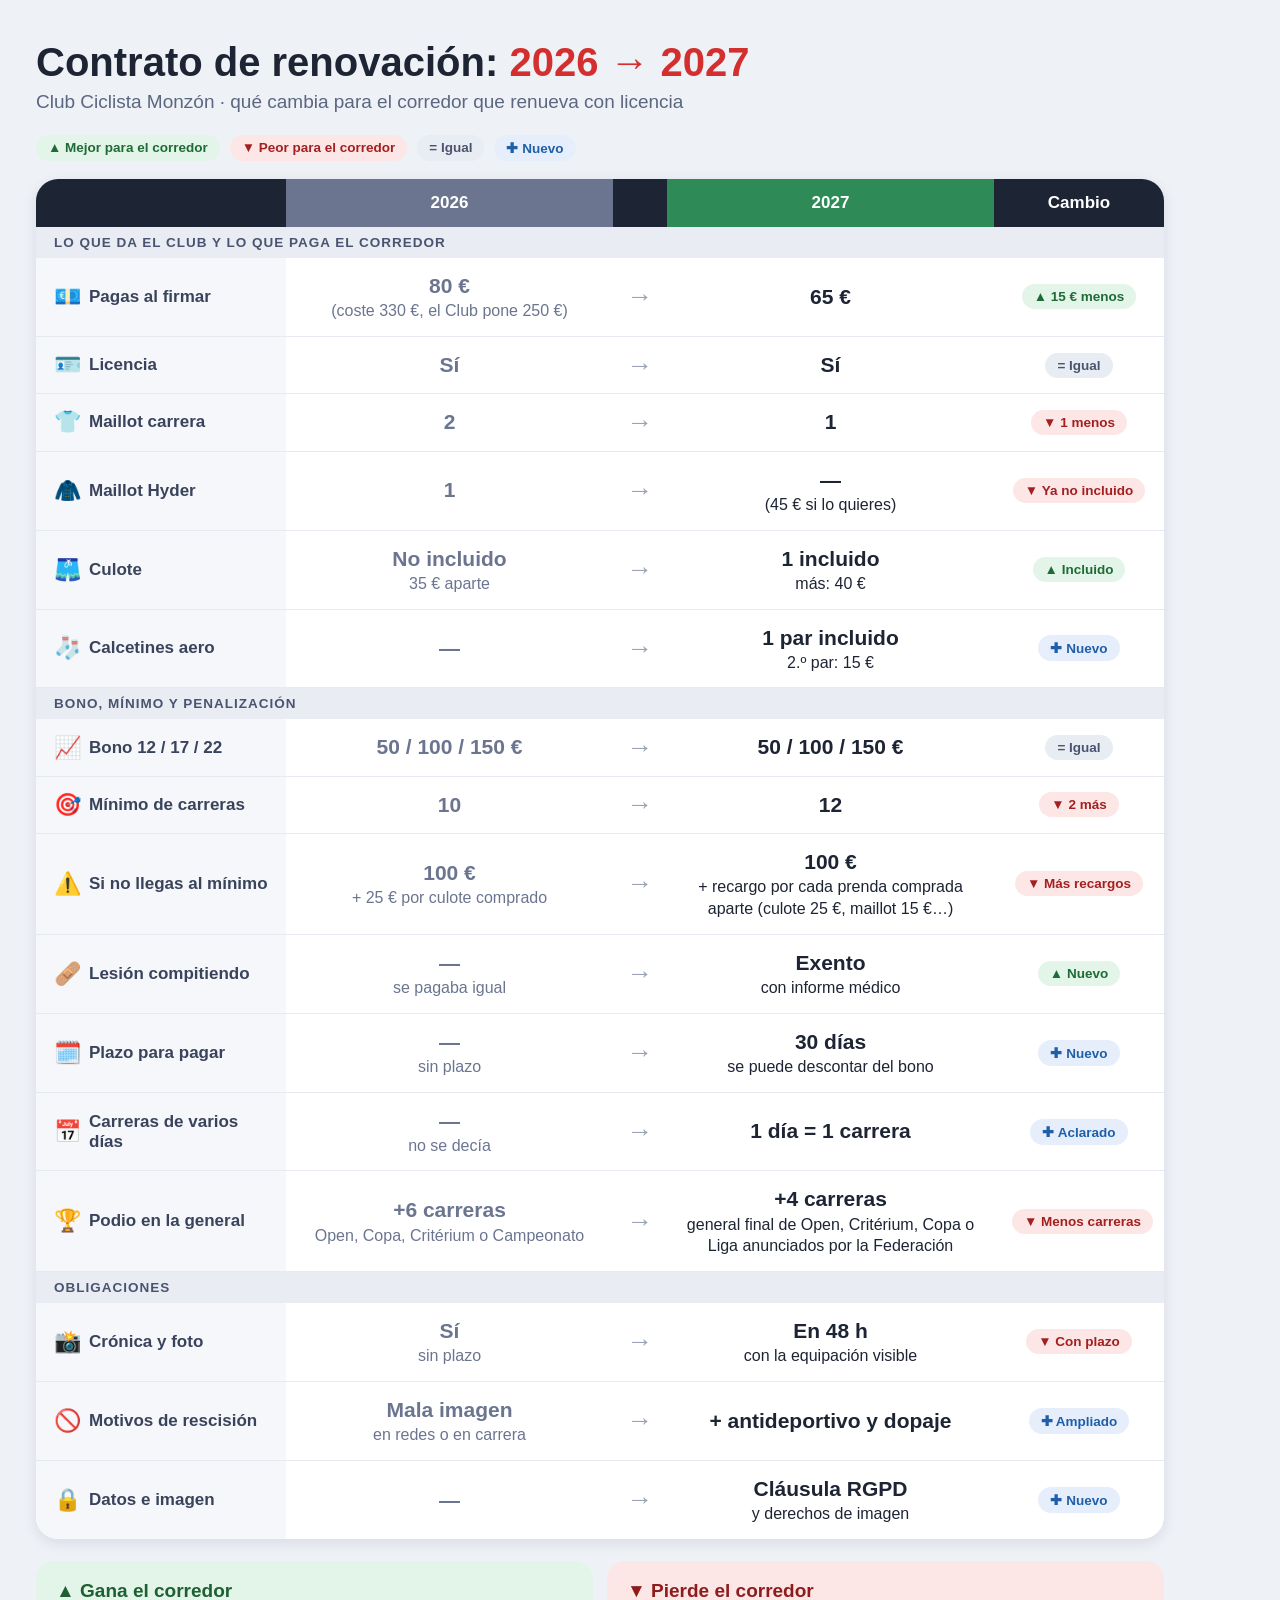
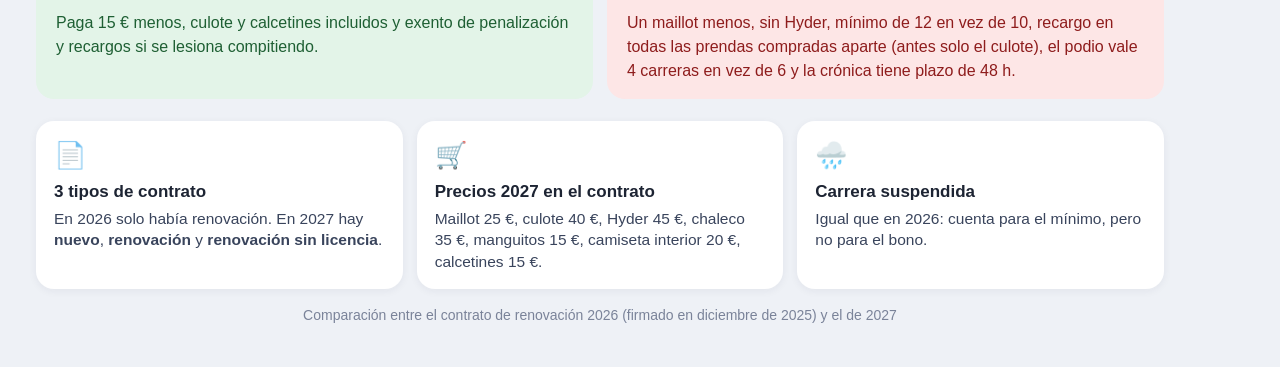
<file: contratos/cambios_2026_2027.html>
<!doctype html>
<html lang="es"><head><meta charset="utf-8"><title>Cambios contrato 2026 a 2027 - CC Monzón</title>
<style>
* { box-sizing: border-box; }
body { margin: 0; background: #eef1f6; font-family: Arial, "Liberation Sans", Helvetica, "Noto Color Emoji", sans-serif; color: #1d2433; }
.wrap { width: 1200px; padding: 40px 36px 30px; background: #eef1f6; }
h1 { margin: 0; font-size: 40px; }
h1 span { color: #d32f2f; }
.sub { color: #5b6680; font-size: 19px; margin: 6px 0 22px; }
.legend { display: flex; gap: 10px; margin-bottom: 18px; font-size: 15px; }
.tag { display: inline-block; border-radius: 999px; padding: 5px 12px; font-weight: bold; font-size: 13.5px; white-space: nowrap; }
.up { background: #e3f4e8; color: #1e6b37; }
.down { background: #fde6e6; color: #a32020; }
.eq { background: #e8ecf3; color: #4a5470; }
.new { background: #e6eefb; color: #1f5fa8; }
.box { background: #fff; border-radius: 22px; box-shadow: 0 4px 14px rgba(30,40,70,.10); overflow: hidden; }
.head, .row { display: grid; grid-template-columns: 250px 1fr 54px 1fr 170px; align-items: center; }
.head { background: #1d2433; color: #fff; font-weight: bold; font-size: 17px; }
.head div { padding: 14px 18px; }
.head .y26 { background: #6b7590; text-align: center; }
.head .y27 { background: #2e8b57; text-align: center; }
.row { border-bottom: 1px solid #e6e9ef; }
.row:last-child { border-bottom: 0; }
.row > div { padding: 14px 18px; }
.k { font-weight: bold; color: #39445c; font-size: 17px; background: #f6f7fa; align-self: stretch; display: flex; align-items: center; gap: 8px; }
.k i { font-style: normal; font-size: 22px; }
.v { font-size: 16px; line-height: 1.35; text-align: center; }
.v b { font-size: 21px; display: block; }
.old { color: #6b7590; }
.old b { color: #6b7590; }
.arrow { text-align: center; font-size: 26px; color: #9aa3b5; padding: 0 !important; }
.res { text-align: center; }
.sec { background: #e9edf3; font-size: 13.5px; font-weight: bold; letter-spacing: 1px; color: #4a5470; padding: 8px 18px; }
.extra { margin-top: 22px; display: grid; grid-template-columns: repeat(3, 1fr); gap: 14px; }
.extra div { background: #fff; border-radius: 18px; padding: 16px 18px; font-size: 15.5px; line-height: 1.4; color: #39445c; box-shadow: 0 2px 8px rgba(30,40,70,.06); }
.extra b.t { display: block; font-size: 17px; color: #1d2433; margin-bottom: 4px; }
.extra i { font-style: normal; font-size: 26px; display: block; margin-bottom: 6px; }
.balance { margin-top: 22px; display: grid; grid-template-columns: 1fr 1fr; gap: 14px; }
.balance div { border-radius: 18px; padding: 16px 20px; font-size: 16px; line-height: 1.5; }
.balance .g { background: #e3f4e8; color: #1e5f33; }
.balance .r { background: #fde6e6; color: #8e1c1c; }
.balance h3 { margin: 0 0 6px; font-size: 19px; }
.foot { margin-top: 18px; color: #7a8399; font-size: 14px; text-align: center; }
</style></head><body><div class="wrap">
<h1>Contrato de renovación: <span>2026 → 2027</span></h1>
<p class="sub">Club Ciclista Monzón · qué cambia para el corredor que renueva con licencia</p>
<div class="legend"><span class="tag up">▲ Mejor para el corredor</span><span class="tag down">▼ Peor para el corredor</span><span class="tag eq">= Igual</span><span class="tag new">✚ Nuevo</span></div>

<div class="box">
  <div class="head"><div></div><div class="y26">2026</div><div></div><div class="y27">2027</div><div style="text-align:center">Cambio</div></div>

  <div class="sec">LO QUE DA EL CLUB Y LO QUE PAGA EL CORREDOR</div>
  <div class="row"><div class="k"><i>💶</i>Pagas al firmar</div><div class="v old"><b>80 €</b>(coste 330 €, el Club pone 250 €)</div><div class="arrow">→</div><div class="v"><b>65 €</b></div><div class="res"><span class="tag up">▲ 15 € menos</span></div></div>
  <div class="row"><div class="k"><i>🪪</i>Licencia</div><div class="v old"><b>Sí</b></div><div class="arrow">→</div><div class="v"><b>Sí</b></div><div class="res"><span class="tag eq">= Igual</span></div></div>
  <div class="row"><div class="k"><i>👕</i>Maillot carrera</div><div class="v old"><b>2</b></div><div class="arrow">→</div><div class="v"><b>1</b></div><div class="res"><span class="tag down">▼ 1 menos</span></div></div>
  <div class="row"><div class="k"><i>🧥</i>Maillot Hyder</div><div class="v old"><b>1</b></div><div class="arrow">→</div><div class="v"><b>—</b>(45 € si lo quieres)</div><div class="res"><span class="tag down">▼ Ya no incluido</span></div></div>
  <div class="row"><div class="k"><i>🩳</i>Culote</div><div class="v old"><b>No incluido</b>35 € aparte</div><div class="arrow">→</div><div class="v"><b>1 incluido</b>más: 40 €</div><div class="res"><span class="tag up">▲ Incluido</span></div></div>
  <div class="row"><div class="k"><i>🧦</i>Calcetines aero</div><div class="v old"><b>—</b></div><div class="arrow">→</div><div class="v"><b>1 par incluido</b>2.º par: 15 €</div><div class="res"><span class="tag new">✚ Nuevo</span></div></div>

  <div class="sec">BONO, MÍNIMO Y PENALIZACIÓN</div>
  <div class="row"><div class="k"><i>📈</i>Bono 12 / 17 / 22</div><div class="v old"><b>50 / 100 / 150 €</b></div><div class="arrow">→</div><div class="v"><b>50 / 100 / 150 €</b></div><div class="res"><span class="tag eq">= Igual</span></div></div>
  <div class="row"><div class="k"><i>🎯</i>Mínimo de carreras</div><div class="v old"><b>10</b></div><div class="arrow">→</div><div class="v"><b>12</b></div><div class="res"><span class="tag down">▼ 2 más</span></div></div>
  <div class="row"><div class="k"><i>⚠️</i>Si no llegas al mínimo</div><div class="v old"><b>100 €</b>+ 25 € por culote comprado</div><div class="arrow">→</div><div class="v"><b>100 €</b>+ recargo por cada prenda comprada aparte (culote 25 €, maillot 15 €…)</div><div class="res"><span class="tag down">▼ Más recargos</span></div></div>
  <div class="row"><div class="k"><i>🩹</i>Lesión compitiendo</div><div class="v old"><b>—</b>se pagaba igual</div><div class="arrow">→</div><div class="v"><b>Exento</b>con informe médico</div><div class="res"><span class="tag up">▲ Nuevo</span></div></div>
  <div class="row"><div class="k"><i>🗓️</i>Plazo para pagar</div><div class="v old"><b>—</b>sin plazo</div><div class="arrow">→</div><div class="v"><b>30 días</b>se puede descontar del bono</div><div class="res"><span class="tag new">✚ Nuevo</span></div></div>
  <div class="row"><div class="k"><i>📅</i>Carreras de varios días</div><div class="v old"><b>—</b>no se decía</div><div class="arrow">→</div><div class="v"><b>1 día = 1 carrera</b></div><div class="res"><span class="tag new">✚ Aclarado</span></div></div>
  <div class="row"><div class="k"><i>🏆</i>Podio en la general</div><div class="v old"><b>+6 carreras</b>Open, Copa, Critérium o Campeonato</div><div class="arrow">→</div><div class="v"><b>+4 carreras</b>general final de Open, Critérium, Copa o Liga anunciados por la Federación</div><div class="res"><span class="tag down">▼ Menos carreras</span></div></div>

  <div class="sec">OBLIGACIONES</div>
  <div class="row"><div class="k"><i>📸</i>Crónica y foto</div><div class="v old"><b>Sí</b>sin plazo</div><div class="arrow">→</div><div class="v"><b>En 48 h</b>con la equipación visible</div><div class="res"><span class="tag down">▼ Con plazo</span></div></div>
  <div class="row"><div class="k"><i>🚫</i>Motivos de rescisión</div><div class="v old"><b>Mala imagen</b>en redes o en carrera</div><div class="arrow">→</div><div class="v"><b>+ antideportivo y dopaje</b></div><div class="res"><span class="tag new">✚ Ampliado</span></div></div>
  <div class="row"><div class="k"><i>🔒</i>Datos e imagen</div><div class="v old"><b>—</b></div><div class="arrow">→</div><div class="v"><b>Cláusula RGPD</b>y derechos de imagen</div><div class="res"><span class="tag new">✚ Nuevo</span></div></div>
</div>

<div class="balance">
  <div class="g"><h3>▲ Gana el corredor</h3>Paga 15 € menos, culote y calcetines incluidos y exento de penalización y recargos si se lesiona compitiendo.</div>
  <div class="r"><h3>▼ Pierde el corredor</h3>Un maillot menos, sin Hyder, mínimo de 12 en vez de 10, recargo en todas las prendas compradas aparte (antes solo el culote), el podio vale 4 carreras en vez de 6 y la crónica tiene plazo de 48 h.</div>
</div>

<div class="extra">
  <div><i>📄</i><b class="t">3 tipos de contrato</b>En 2026 solo había renovación. En 2027 hay <b>nuevo</b>, <b>renovación</b> y <b>renovación sin licencia</b>.</div>
  <div><i>🛒</i><b class="t">Precios 2027 en el contrato</b>Maillot 25 €, culote 40 €, Hyder 45 €, chaleco 35 €, manguitos 15 €, camiseta interior 20 €, calcetines 15 €.</div>
  <div><i>🌧️</i><b class="t">Carrera suspendida</b>Igual que en 2026: cuenta para el mínimo, pero no para el bono.</div>
</div>
<p class="foot">Comparación entre el contrato de renovación 2026 (firmado en diciembre de 2025) y el de 2027</p>
</div></body></html>
</file>
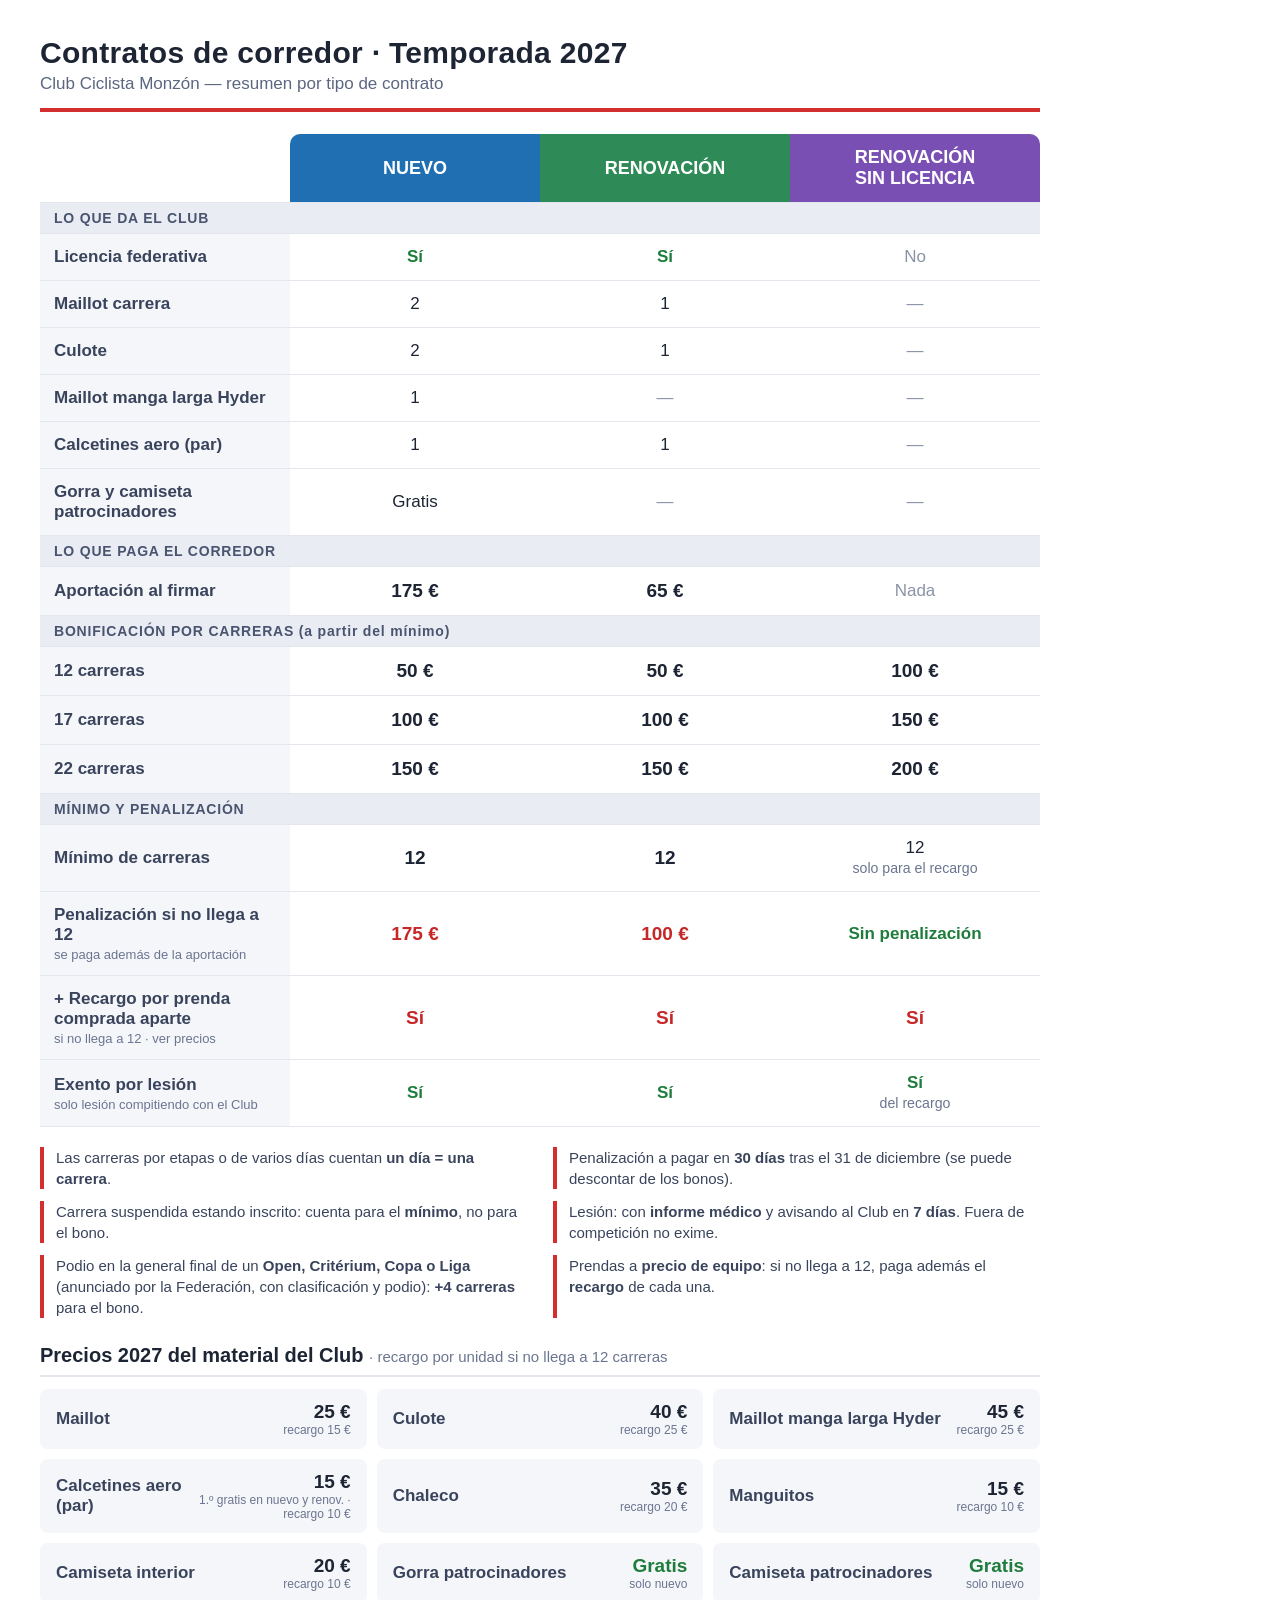
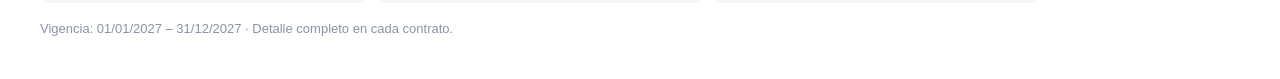
<file: contratos/resumen.html>
<!doctype html>
<html lang="es"><head><meta charset="utf-8"><title>Resumen contratos 2027 - CC Monzón</title>
<style>
* { box-sizing: border-box; }
body { margin: 0; background: #fff; font-family: Arial, "Liberation Sans", Helvetica, sans-serif; color: #1d2433; }
.wrap { width: 1080px; padding: 36px 40px 30px; }
h1 { margin: 0; font-size: 30px; letter-spacing: .3px; }
.sub { margin: 4px 0 22px; color: #5b6680; font-size: 17px; padding-bottom: 14px; border-bottom: 4px solid #d32f2f; }
table { width: 100%; table-layout: fixed; border-collapse: separate; border-spacing: 0; font-size: 17px; }
th, td { padding: 13px 14px; border-bottom: 1px solid #e3e6ec; text-align: center; vertical-align: middle; }
th { font-size: 18px; color: #fff; }
th.c1 { background: #1f6fb2; border-radius: 10px 0 0 0; }
th.c2 { background: #2e8b57; }
th.c3 { background: #7a4fb3; border-radius: 0 10px 0 0; }
th.blank { background: transparent; }
td.k { text-align: left; font-weight: bold; color: #39445c; background: #f4f6f9; width: 250px; }
td.k small { display: block; font-weight: normal; color: #6b7590; font-size: 13px; margin-top: 2px; }
tr.sec td { background: #e9edf3; text-align: left; font-weight: bold; font-size: 14px; letter-spacing: .8px; color: #4a5470; padding: 7px 14px; }
.yes { color: #1e7d3c; font-weight: bold; }
.no { color: #8a93a6; }
.money { font-weight: bold; font-size: 19px; }
.pen { color: #c62828; font-weight: bold; font-size: 19px; }
.ok { color: #1e7d3c; font-weight: bold; }
.notes { margin-top: 20px; display: grid; grid-template-columns: 1fr 1fr; gap: 12px 26px; font-size: 15px; line-height: 1.4; color: #39445c; }
.notes div { padding-left: 12px; border-left: 4px solid #d32f2f; }
.ph { margin: 26px 0 12px; font-size: 20px; padding-bottom: 8px; border-bottom: 2px solid #e3e6ec; }
.prices { display: grid; grid-template-columns: repeat(3, 1fr); gap: 10px; }
.prices div { display: flex; justify-content: space-between; align-items: center; background: #f4f6f9; border-radius: 8px; padding: 12px 16px; font-size: 17px; }
.prices span { color: #39445c; font-weight: bold; }
.prices b { font-size: 19px; text-align: right; }
.prices small { display: block; font-size: 12px; font-weight: normal; color: #6b7590; }
.prices .free { color: #1e7d3c; }
.foot { margin-top: 18px; color: #8a93a6; font-size: 13px; }
</style></head><body><div class="wrap">
<h1>Contratos de corredor · Temporada 2027</h1>
<p class="sub">Club Ciclista Monzón — resumen por tipo de contrato</p>
<table><colgroup><col style="width:250px"><col><col><col></colgroup>
<tr><th class="blank"></th><th class="c1">NUEVO</th><th class="c2">RENOVACIÓN</th><th class="c3">RENOVACIÓN<br>SIN LICENCIA</th></tr>
<tr class="sec"><td colspan="4">LO QUE DA EL CLUB</td></tr>
<tr><td class="k">Licencia federativa</td><td class="yes">Sí</td><td class="yes">Sí</td><td class="no">No</td></tr>
<tr><td class="k">Maillot carrera</td><td>2</td><td>1</td><td class="no">—</td></tr>
<tr><td class="k">Culote</td><td>2</td><td>1</td><td class="no">—</td></tr>
<tr><td class="k">Maillot manga larga Hyder</td><td>1</td><td class="no">—</td><td class="no">—</td></tr>
<tr><td class="k">Calcetines aero (par)</td><td>1</td><td>1</td><td class="no">—</td></tr>
<tr><td class="k">Gorra y camiseta patrocinadores</td><td>Gratis</td><td class="no">—</td><td class="no">—</td></tr>
<tr class="sec"><td colspan="4">LO QUE PAGA EL CORREDOR</td></tr>
<tr><td class="k">Aportación al firmar</td><td class="money">175 €</td><td class="money">65 €</td><td class="no">Nada</td></tr>
<tr class="sec"><td colspan="4">BONIFICACIÓN POR CARRERAS (a partir del mínimo)</td></tr>
<tr><td class="k">12 carreras</td><td class="money">50 €</td><td class="money">50 €</td><td class="money">100 €</td></tr>
<tr><td class="k">17 carreras</td><td class="money">100 €</td><td class="money">100 €</td><td class="money">150 €</td></tr>
<tr><td class="k">22 carreras</td><td class="money">150 €</td><td class="money">150 €</td><td class="money">200 €</td></tr>
<tr class="sec"><td colspan="4">MÍNIMO Y PENALIZACIÓN</td></tr>
<tr><td class="k">Mínimo de carreras</td><td class="money">12</td><td class="money">12</td><td>12<br><small style="color:#6b7590">solo para el recargo</small></td></tr>
<tr><td class="k">Penalización si no llega a 12<small>se paga además de la aportación</small></td><td class="pen">175 €</td><td class="pen">100 €</td><td class="ok">Sin penalización</td></tr>
<tr><td class="k">+ Recargo por prenda comprada aparte<small>si no llega a 12 · ver precios</small></td><td class="pen">Sí</td><td class="pen">Sí</td><td class="pen">Sí</td></tr>
<tr><td class="k">Exento por lesión<small>solo lesión compitiendo con el Club</small></td><td class="yes">Sí</td><td class="yes">Sí</td><td class="yes">Sí<br><small style="color:#6b7590;font-weight:normal">del recargo</small></td></tr>
</table>
<div class="notes">
<div>Las carreras por etapas o de varios días cuentan <b>un día = una carrera</b>.</div>
<div>Penalización a pagar en <b>30 días</b> tras el 31 de diciembre (se puede descontar de los bonos).</div>
<div>Carrera suspendida estando inscrito: cuenta para el <b>mínimo</b>, no para el bono.</div>
<div>Lesión: con <b>informe médico</b> y avisando al Club en <b>7 días</b>. Fuera de competición no exime.</div>
<div>Podio en la general final de un <b>Open, Critérium, Copa o Liga</b> (anunciado por la Federación, con clasificación y podio): <b>+4 carreras</b> para el bono.</div>
<div>Prendas a <b>precio de equipo</b>: si no llega a 12, paga además el <b>recargo</b> de cada una.</div>
</div>
<h2 class="ph">Precios 2027 del material del Club <small style="font-weight:normal;color:#6b7590;font-size:15px">· recargo por unidad si no llega a 12 carreras</small></h2>
<div class="prices">
<div><span>Maillot</span><b>25 €<small>recargo 15 €</small></b></div>
<div><span>Culote</span><b>40 €<small>recargo 25 €</small></b></div>
<div><span>Maillot manga larga Hyder</span><b>45 €<small>recargo 25 €</small></b></div>
<div><span>Calcetines aero (par)</span><b>15 €<small>1.º gratis en nuevo y renov. · recargo 10 €</small></b></div>
<div><span>Chaleco</span><b>35 €<small>recargo 20 €</small></b></div>
<div><span>Manguitos</span><b>15 €<small>recargo 10 €</small></b></div>
<div><span>Camiseta interior</span><b>20 €<small>recargo 10 €</small></b></div>
<div><span>Gorra patrocinadores</span><b class="free">Gratis<small>solo nuevo</small></b></div>
<div><span>Camiseta patrocinadores</span><b class="free">Gratis<small>solo nuevo</small></b></div>
</div>
<p class="foot">Vigencia: 01/01/2027 – 31/12/2027 · Detalle completo en cada contrato.</p>
</div></body></html>
</file>
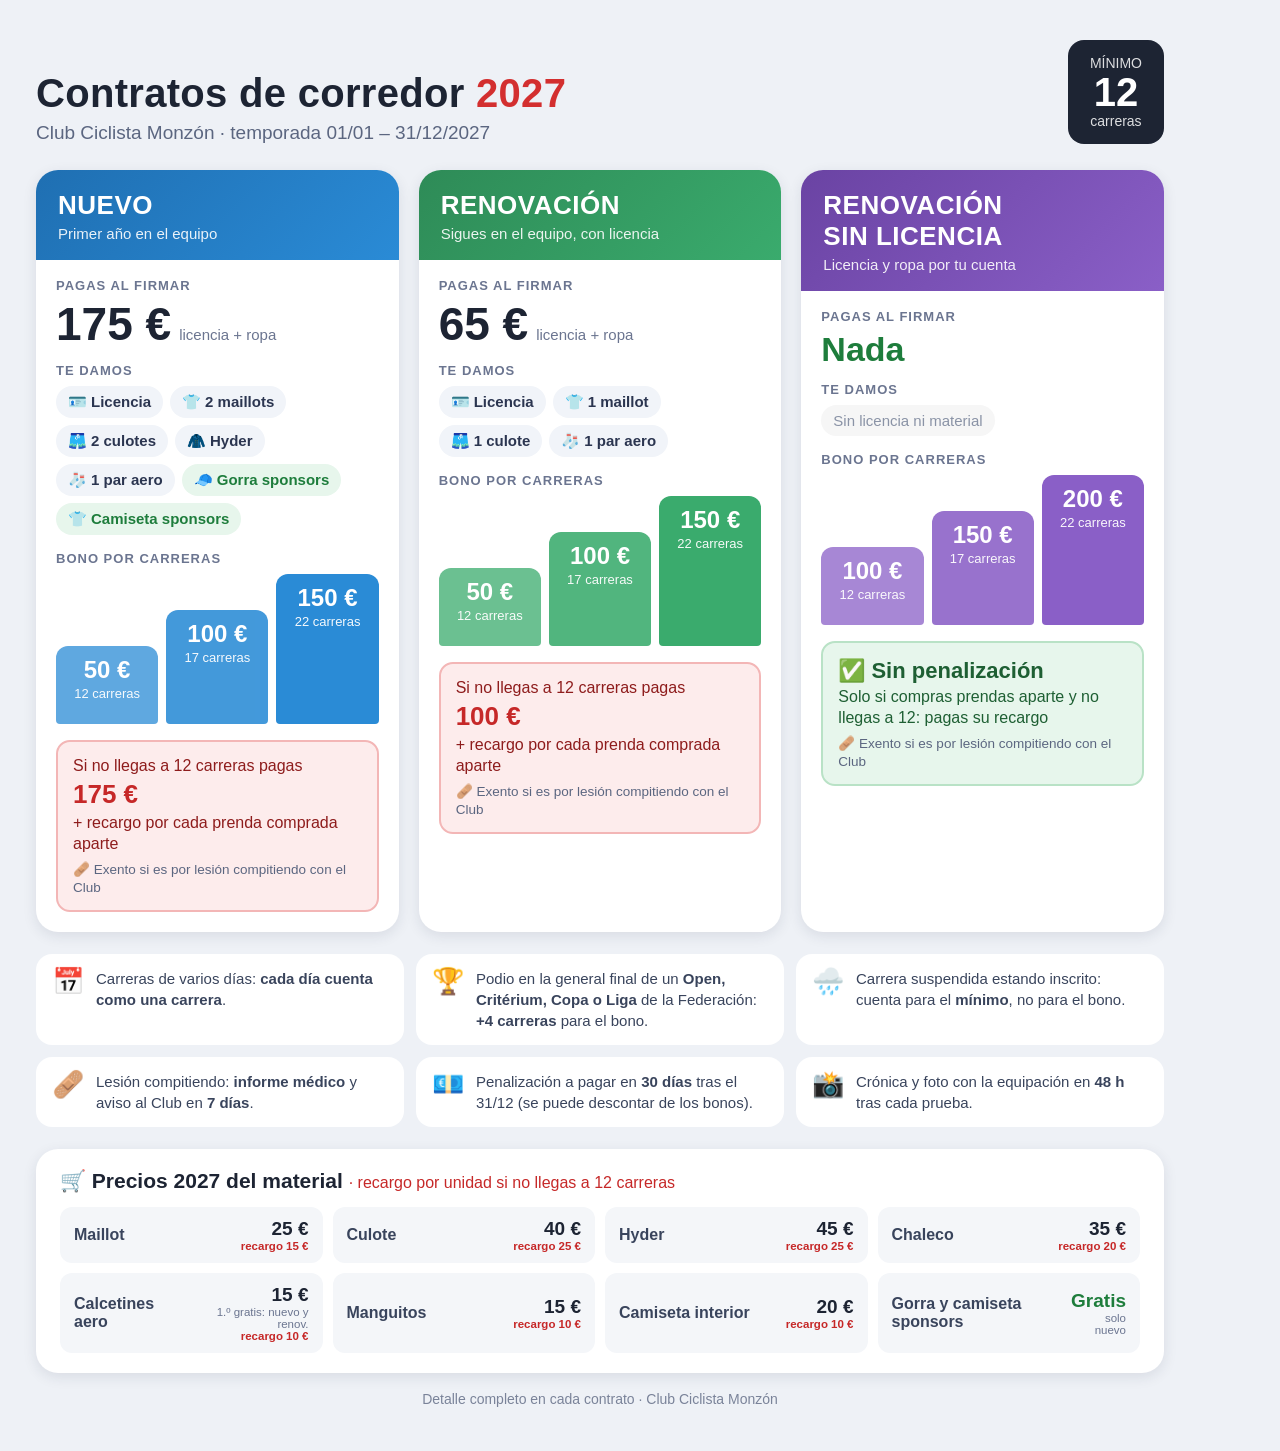
<file: contratos/resumen_visual.html>
<!doctype html>
<html lang="es"><head><meta charset="utf-8"><title>Contratos 2027 visual - CC Monzón</title>
<style>
* { box-sizing: border-box; }
body { margin: 0; background: #eef1f6; font-family: Arial, "Liberation Sans", Helvetica, "Noto Color Emoji", sans-serif; color: #1d2433; }
.wrap { width: 1200px; padding: 40px 36px 30px; background: #eef1f6; }
header { display: flex; align-items: flex-end; justify-content: space-between; margin-bottom: 26px; }
h1 { margin: 0; font-size: 40px; letter-spacing: .3px; }
h1 span { color: #d32f2f; }
.club { color: #5b6680; font-size: 19px; margin-top: 6px; }
.min { background: #1d2433; color: #fff; border-radius: 16px; padding: 14px 22px; text-align: center; }
.min b { display: block; font-size: 40px; line-height: 1; }
.min small { font-size: 14px; opacity: .85; }
.cards { display: grid; grid-template-columns: repeat(3, 1fr); gap: 20px; }
.card { background: #fff; border-radius: 22px; overflow: hidden; box-shadow: 0 4px 14px rgba(30,40,70,.10); display: flex; flex-direction: column; }
.top { color: #fff; padding: 20px 22px 18px; }
.top h2 { margin: 0; font-size: 26px; letter-spacing: .5px; }
.top p { margin: 4px 0 0; font-size: 15px; opacity: .9; }
.c1 .top { background: linear-gradient(135deg, #1f6fb2, #2a8bd6); }
.c2 .top { background: linear-gradient(135deg, #2e8b57, #3aab6d); }
.c3 .top { background: linear-gradient(135deg, #6a43a3, #8a5fc7); }
.body { padding: 18px 20px 20px; display: flex; flex-direction: column; gap: 16px; flex: 1; }
.lbl { font-size: 13px; font-weight: bold; letter-spacing: 1px; color: #6b7590; text-transform: uppercase; margin-bottom: 8px; }
.pay { display: flex; align-items: baseline; gap: 8px; }
.pay b { font-size: 46px; line-height: 1; }
.pay span { color: #6b7590; font-size: 15px; }
.pay.zero b { color: #1e7d3c; font-size: 34px; }
.kit { display: flex; flex-wrap: wrap; gap: 7px; }
.kit span { background: #f1f4f9; border-radius: 999px; padding: 7px 12px; font-size: 15px; font-weight: bold; color: #2b3550; }
.kit span i { font-style: normal; margin-right: 4px; }
.kit .gift { background: #e7f6ec; color: #1e7d3c; }
.kit .none { background: #f6f6f6; color: #8a93a6; font-weight: normal; }
.stairs { display: flex; align-items: flex-end; gap: 8px; height: 150px; }
.step { flex: 1; border-radius: 12px 12px 4px 4px; color: #fff; display: flex; flex-direction: column; justify-content: flex-start; align-items: center; padding-top: 10px; }
.step b { font-size: 24px; }
.step small { font-size: 13px; opacity: .95; margin-top: 2px; }
.c1 .step { background: #2a8bd6; } .c2 .step { background: #3aab6d; } .c3 .step { background: #8a5fc7; }
.s1 { height: 52%; opacity: .75; } .s2 { height: 76%; opacity: .88; } .s3 { height: 100%; }
.pen { border-radius: 14px; padding: 13px 15px; font-size: 16px; line-height: 1.35; }
.pen.bad { background: #fdecec; color: #8e1c1c; border: 2px solid #f3b6b6; }
.pen.bad b { font-size: 26px; color: #c62828; display: block; }
.pen.good { background: #e7f6ec; color: #1e5f33; border: 2px solid #b9e2c6; }
.pen.good b { font-size: 22px; display: block; }
.pen small { display: block; margin-top: 6px; font-size: 13.5px; color: #5b6680; }
.prices { margin-top: 22px; background: #fff; border-radius: 22px; padding: 20px 24px; box-shadow: 0 4px 14px rgba(30,40,70,.10); }
.prices h3 { margin: 0 0 14px; font-size: 21px; }
.pgrid { display: grid; grid-template-columns: repeat(4, 1fr); gap: 10px; }
.pgrid div { background: #f4f6f9; border-radius: 12px; padding: 11px 14px; display: flex; justify-content: space-between; align-items: center; font-size: 16px; font-weight: bold; color: #39445c; }
.pgrid div b { font-size: 19px; color: #1d2433; text-align: right; }
.pgrid div b small { display: block; font-size: 11.5px; font-weight: normal; color: #6b7590; }
.pgrid .free b { color: #1e7d3c; }
.pgrid small.rc { color: #c62828; font-weight: bold; }
.rules { margin-top: 22px; display: grid; grid-template-columns: repeat(3, 1fr); gap: 12px; }
.rules div { background: #fff; border-radius: 16px; padding: 14px 16px; font-size: 15px; line-height: 1.4; color: #39445c; display: flex; gap: 12px; align-items: flex-start; }
.rules i { font-style: normal; font-size: 26px; line-height: 1; }
.foot { margin-top: 18px; color: #7a8399; font-size: 14px; text-align: center; }
</style></head><body><div class="wrap">
<header>
  <div><h1>Contratos de corredor <span>2027</span></h1><div class="club">Club Ciclista Monzón · temporada 01/01 – 31/12/2027</div></div>
  <div class="min"><small>MÍNIMO</small><b>12</b><small>carreras</small></div>
</header>

<div class="cards">
  <div class="card c1">
    <div class="top"><h2>NUEVO</h2><p>Primer año en el equipo</p></div>
    <div class="body">
      <div><div class="lbl">Pagas al firmar</div><div class="pay"><b>175 €</b><span>licencia + ropa</span></div></div>
      <div><div class="lbl">Te damos</div><div class="kit">
        <span><i>🪪</i>Licencia</span><span><i>👕</i>2 maillots</span><span><i>🩳</i>2 culotes</span>
        <span><i>🧥</i>Hyder</span><span><i>🧦</i>1 par aero</span><span class="gift"><i>🧢</i>Gorra sponsors</span><span class="gift"><i>👕</i>Camiseta sponsors</span></div></div>
      <div><div class="lbl">Bono por carreras</div><div class="stairs">
        <div class="step s1"><b>50 €</b><small>12 carreras</small></div>
        <div class="step s2"><b>100 €</b><small>17 carreras</small></div>
        <div class="step s3"><b>150 €</b><small>22 carreras</small></div></div></div>
      <div class="pen bad">Si no llegas a 12 carreras pagas<b>175 €</b>+ recargo por cada prenda comprada aparte<small>🩹 Exento si es por lesión compitiendo con el Club</small></div>
    </div>
  </div>

  <div class="card c2">
    <div class="top"><h2>RENOVACIÓN</h2><p>Sigues en el equipo, con licencia</p></div>
    <div class="body">
      <div><div class="lbl">Pagas al firmar</div><div class="pay"><b>65 €</b><span>licencia + ropa</span></div></div>
      <div><div class="lbl">Te damos</div><div class="kit">
        <span><i>🪪</i>Licencia</span><span><i>👕</i>1 maillot</span><span><i>🩳</i>1 culote</span><span><i>🧦</i>1 par aero</span></div></div>
      <div><div class="lbl">Bono por carreras</div><div class="stairs">
        <div class="step s1"><b>50 €</b><small>12 carreras</small></div>
        <div class="step s2"><b>100 €</b><small>17 carreras</small></div>
        <div class="step s3"><b>150 €</b><small>22 carreras</small></div></div></div>
      <div class="pen bad">Si no llegas a 12 carreras pagas<b>100 €</b>+ recargo por cada prenda comprada aparte<small>🩹 Exento si es por lesión compitiendo con el Club</small></div>
    </div>
  </div>

  <div class="card c3">
    <div class="top"><h2>RENOVACIÓN<br>SIN LICENCIA</h2><p>Licencia y ropa por tu cuenta</p></div>
    <div class="body">
      <div><div class="lbl">Pagas al firmar</div><div class="pay zero"><b>Nada</b></div></div>
      <div><div class="lbl">Te damos</div><div class="kit"><span class="none">Sin licencia ni material</span></div></div>
      <div><div class="lbl">Bono por carreras</div><div class="stairs">
        <div class="step s1"><b>100 €</b><small>12 carreras</small></div>
        <div class="step s2"><b>150 €</b><small>17 carreras</small></div>
        <div class="step s3"><b>200 €</b><small>22 carreras</small></div></div></div>
      <div class="pen good"><b>✅ Sin penalización</b>Solo si compras prendas aparte y no llegas a 12: pagas su recargo<small>🩹 Exento si es por lesión compitiendo con el Club</small></div>
    </div>
  </div>
</div>

<div class="rules">
  <div><i>📅</i><span>Carreras de varios días: <b>cada día cuenta como una carrera</b>.</span></div>
  <div><i>🏆</i><span>Podio en la general final de un <b>Open, Critérium, Copa o Liga</b> de la Federación: <b>+4 carreras</b> para el bono.</span></div>
  <div><i>🌧️</i><span>Carrera suspendida estando inscrito: cuenta para el <b>mínimo</b>, no para el bono.</span></div>
  <div><i>🩹</i><span>Lesión compitiendo: <b>informe médico</b> y aviso al Club en <b>7 días</b>.</span></div>
  <div><i>💶</i><span>Penalización a pagar en <b>30 días</b> tras el 31/12 (se puede descontar de los bonos).</span></div>
  <div><i>📸</i><span>Crónica y foto con la equipación en <b>48 h</b> tras cada prueba.</span></div>
</div>

<div class="prices">
  <h3>🛒 Precios 2027 del material <span style="font-weight:normal;color:#c62828;font-size:16px">· recargo por unidad si no llegas a 12 carreras</span></h3>
  <div class="pgrid">
    <div>Maillot<b>25 €<small class="rc">recargo 15 €</small></b></div>
    <div>Culote<b>40 €<small class="rc">recargo 25 €</small></b></div>
    <div>Hyder<b>45 €<small class="rc">recargo 25 €</small></b></div>
    <div>Chaleco<b>35 €<small class="rc">recargo 20 €</small></b></div>
    <div>Calcetines aero<b>15 €<small>1.º gratis: nuevo y renov.</small><small class="rc">recargo 10 €</small></b></div>
    <div>Manguitos<b>15 €<small class="rc">recargo 10 €</small></b></div>
    <div>Camiseta interior<b>20 €<small class="rc">recargo 10 €</small></b></div>
    <div class="free">Gorra y camiseta sponsors<b>Gratis<small>solo nuevo</small></b></div>
  </div>
</div>
<p class="foot">Detalle completo en cada contrato · Club Ciclista Monzón</p>
</div></body></html>
</file>
<file: css/fuente.css>
/* Inter (variable, solo el subconjunto latino: español y catalán). Licencia SIL OFL 1.1 en css/fonts/LICENSE-Inter.txt */
@font-face {
  font-family: "Inter"; font-style: normal; font-display: swap; font-weight: 100 900;
  src: url("fonts/inter-latin-wght-normal.woff2") format("woff2-variations");
  unicode-range: U+0000-00FF, U+0131, U+0152-0153, U+02BB-02BC, U+02C6, U+02DA, U+02DC, U+0304, U+0308, U+0329, U+2000-206F, U+20AC, U+2122, U+2191, U+2193, U+2212, U+2215, U+FEFF, U+FFFD;
}
:root { --font: "Inter", system-ui, -apple-system, "Segoe UI", Roboto, "Helvetica Neue", Arial, sans-serif; }
</file>
<file: css/app.css>
/* Colores del Club Ciclista Monzón: azul pizarra #284556 y cian #00cfff */
:root {
  /* escala tipográfica: 8 tamaños, el menor es 11,5 px */
  --fs-1: .72rem; --fs-2: .8rem; --fs-3: .88rem; --fs-4: .95rem; --fs-5: 1.05rem; --fs-6: 1.2rem; --fs-7: 1.5rem; --fs-8: 2rem;
  --bg: #f2f5f7; --card: #ffffff; --text: #18211f; --muted: #5f6b68; --line: #dfe5e3;
  --accent: #284556; --accent-2: #e2f6fd; --on-accent: #ffffff; --brand-cyan: #00a9d6;
  --kpi: #0a7fa6; --tag-text: #0a6f8f;
  --danger: var(--bad); --warn-bg: #fff6e0; --warn-line: #f0c36d; --gold: #c9a227;
  --radius: 14px; --r-sm: 8px; --r-md: 14px; --tabs-h: 64px; --card-line: transparent;
  /* colores con nombre: correcto / error / aviso (el «-2» es la versión viva para rellenos y bordes; «warn-t» es el ámbar para texto) */
  --ok: #1b7f3b; --ok-2: #1e9e4a; --bad: #b3261e; --bad-2: #d93025; --warn: #e0a030; --warn-t: #9a6b00;
  color-scheme: light;
}
@media (prefers-color-scheme: dark) {
  :root:not([data-theme="light"]) {
    --bg: #0e151a; --card: #172129; --text: #e7eef2; --muted: #98a8b2; --line: #2a3843;
    --accent: #2cc6f2; --accent-2: #15303d; --on-accent: #062230; --brand-cyan: #2cc6f2;
    --kpi: #2cc6f2; --tag-text: #7fdcf7;
    --danger: #ff7a6b; --warn-bg: #2f2814; --warn-line: #6b5520;
    --ok: #5fcf8a; --ok-2: #2fa95a; --bad: #ff8a80; --bad-2: #e5483b; --warn: #e6b04a; --warn-t: #e6b04a;
    --card-line: var(--line); color-scheme: dark;
  }
}
:root[data-theme="dark"] {
  --bg: #0e151a; --card: #172129; --text: #e7eef2; --muted: #98a8b2; --line: #2a3843;
  --accent: #2cc6f2; --accent-2: #15303d; --on-accent: #062230; --brand-cyan: #2cc6f2;
  --kpi: #2cc6f2; --tag-text: #7fdcf7;
  --danger: #ff7a6b; --warn-bg: #2f2814; --warn-line: #6b5520;
  --ok: #5fcf8a; --ok-2: #2fa95a; --bad: #ff8a80; --bad-2: #e5483b; --warn: #e6b04a; --warn-t: #e6b04a;
  --card-line: var(--line); color-scheme: dark;
}

* { box-sizing: border-box; }
html { -webkit-text-size-adjust: 100%; }
body {
  margin: 0; color: var(--text);
  font: 16px/1.45 var(--font, system-ui, -apple-system, "Segoe UI", Roboto, sans-serif);
  padding-bottom: env(safe-area-inset-bottom);
}
body.has-tabs { padding-bottom: calc(var(--tabs-h) + env(safe-area-inset-bottom) + 16px); }
body.busy { cursor: progress; }
body.busy main { opacity: .65; pointer-events: none; transition: opacity .2s .15s; }
a { color: var(--accent); }
h1, h2, h3 { line-height: 1.2; margin: 0 0 .5rem; }
h2 { font-size: var(--fs-6); }
h3 { font-size: var(--fs-5); }
p { margin: 0 0 .6rem; }
small { font-size: .8em; }
code.break { word-break: break-all; font-size: .85em; }
.muted { color: var(--muted); }
.center { text-align: center; }
.loading { padding: 3rem 1rem; text-align: center; color: var(--muted); }

.demo-bar { background: var(--warn-bg); border-bottom: 1px solid var(--warn-line); font-size: var(--fs-3); padding: .4rem 16px; text-align: center; }
header.top {
  position: sticky; top: 0; z-index: 5; display: flex; align-items: center; gap: .6rem;
  padding: calc(.6rem + env(safe-area-inset-top)) 16px .6rem;
}
header.top h1 { font-size: var(--fs-6); margin: 0; flex: 1; min-width: 0; overflow: hidden; text-overflow: ellipsis; white-space: nowrap; }
.logo { width: 34px; height: 34px; border-radius: 50%; }
.back { font-size: var(--fs-8); line-height: 1; text-decoration: none; padding: 0 .4rem 0 0; }
main { max-width: 720px; margin: 0 auto; padding: 16px; }

.card { background: var(--card); border: 1px solid var(--card-line); border-radius: var(--radius); padding: 14px 16px; margin: 0 0 12px; }
.card.center { padding: 24px 16px; }
.hero-logo { width: 120px; height: 120px; border-radius: 50%; margin-bottom: .8rem; }
.link-card { display: block; color: inherit; text-decoration: none; }
.link-card:active { background: var(--accent-2); }
.race-head { display: flex; gap: .6rem; justify-content: space-between; align-items: flex-start; }
.race-head h3 { margin-bottom: .15rem; }
.race-head p { margin: 0; font-size: var(--fs-3); }
.tag { flex: none; font-size: var(--fs-1); font-weight: 600; padding: .15rem .55rem; border-radius: 999px; background: var(--accent-2); color: var(--tag-text, var(--accent)); }
.count { margin: .5rem 0 0; font-size: var(--fs-3); color: var(--muted); }
.pods { margin: .35rem 0 0; font-size: var(--fs-3); }
.notes { font-size: var(--fs-3); white-space: pre-line; margin: .5rem 0 0; }
.people { list-style: none; padding: 0; margin: .4rem 0 0; display: flex; flex-wrap: wrap; gap: .35rem; }
.people li { background: var(--bg); border: 1px solid var(--line); border-radius: 999px; padding: .15rem .6rem; font-size: var(--fs-3); }
.people li.me { background: var(--accent-2); border-color: var(--brand-cyan); font-weight: 600; }
.people small { color: var(--muted); }

.section { margin: 1rem 0 .6rem; }
.empty { text-align: center; color: var(--muted); padding: 2rem 0; }
.hint { font-size: var(--fs-3); color: var(--muted); }
.warn { background: var(--warn-bg); border: 1px solid var(--warn-line); border-radius: var(--r-sm); padding: .6rem .8rem; margin-top: .8rem; font-size: var(--fs-3); }
.warn ul { margin: .3rem 0 0; padding-left: 1.1rem; }
.warn-inline { color: var(--danger); font-size: var(--fs-3); margin: .4rem 0 0; }
details.past { margin-top: 1rem; }
details.past > summary { cursor: pointer; color: var(--muted); margin-bottom: .6rem; }
details.card > summary { cursor: pointer; }
details.card[open] > summary { margin-bottom: .6rem; }

.row { display: flex; gap: .5rem; align-items: center; margin-top: .7rem; }
.row select { flex: 1; }
.row.joined { color: var(--accent); font-weight: 600; }
.stack { display: flex; flex-direction: column; gap: .7rem; }
.grid2 { display: grid; grid-template-columns: 1fr 1fr; gap: .7rem; }
.grid2.top-align { align-items: start; }
@media (max-width: 380px) { .grid2:not(.top-align) { grid-template-columns: 1fr; } }

label { display: flex; flex-direction: column; gap: .25rem; font-size: var(--fs-3); font-weight: 600; color: var(--muted); }
input, select, textarea {
  font: inherit; color: var(--text); background: var(--card); width: 100%; min-width: 0;
  border: 1px solid var(--line); border-radius: var(--r-sm); padding: .6rem .7rem; min-height: 44px;
}
select { appearance: auto; }
input:focus, select:focus, textarea:focus { outline: 2px solid var(--accent); outline-offset: -1px; border-color: var(--accent); }
select:disabled { opacity: .45; }
textarea { resize: vertical; }

.btn {
  display: inline-flex; align-items: center; justify-content: center; gap: .4rem; min-height: 46px; padding: .6rem 1rem;
  font: inherit; font-weight: 600; border-radius: var(--r-md); border: 1px solid var(--line); background: var(--card); color: var(--text);
  text-decoration: none; cursor: pointer; text-align: center;
}
.btn.primary { background: var(--accent); border-color: var(--accent); color: var(--on-accent); }
.btn.danger { color: var(--danger); border-color: var(--danger); }
.btn.danger:not(.ghost) { background: var(--danger); color: #fff; }
.btn.ghost { background: transparent; }
.btn.small { min-height: 38px; padding: .35rem .8rem; font-size: var(--fs-3); }
.btn.block { display: flex; width: 100%; margin: 0 0 12px; }
.btn.file { cursor: pointer; }
.link { background: none; border: 0; padding: .5rem; font: inherit; color: var(--accent); text-decoration: underline; cursor: pointer; }
.link.muted { color: var(--muted); }
.icon-btn { flex: none; width: 44px; height: 44px; border-radius: var(--r-sm); border: 1px solid var(--line); background: var(--card); color: var(--text); font-size: var(--fs-6); cursor: pointer; }
header .icon-btn { border: 0; }

.edit-list { list-style: none; margin: 0; padding: 0; display: flex; flex-direction: column; gap: .5rem; }
.edit-list li { display: flex; flex-wrap: wrap; align-items: center; gap: .5rem; padding: .5rem 0; border-bottom: 1px solid var(--line); }
.edit-list .name { flex: 1 1 120px; font-weight: 600; }
.edit-list li > select { flex: 0 1 150px; }
.edit-list.results .res-fields { flex: 1 1 100%; display: grid; gap: .4rem; }
@media (max-width: 420px) { .edit-list.results .res-fields { gap: .3rem; } .edit-list.results .res-fields select, .edit-list.results .res-fields input { padding-left: .5rem; padding-right: .3rem; font-size: var(--fs-4); } }

.roster { list-style: none; padding: 0; margin: 0; background: var(--card); border: 1px solid var(--line); border-radius: var(--radius); }
.roster li { display: flex; align-items: center; gap: .5rem; padding: .55rem .6rem .55rem 1rem; border-bottom: 1px solid var(--line); }
.roster li:last-child { border-bottom: 0; }
.roster li > div { flex: 1; min-width: 0; display: flex; flex-direction: column; }
.roster li select { width: 120px; flex: none; }

.years { display: flex; gap: .4rem; overflow-x: auto; padding-bottom: .3rem; margin-bottom: .8rem; }
.chip { flex: none; border: 1px solid var(--line); background: var(--card); color: var(--text); padding: .4rem .9rem; border-radius: 999px; font: inherit; font-weight: 600; cursor: pointer; min-height: 40px; }
.chip.on { background: var(--accent); border-color: var(--accent); color: var(--on-accent); }
.kpis { display: grid; grid-template-columns: repeat(4, 1fr); gap: .5rem; margin-bottom: 12px; }
@media (max-width: 420px) { .kpis { grid-template-columns: repeat(2, 1fr); } }
.kpi { background: var(--card); border: 1px solid var(--line); border-radius: var(--radius); padding: .7rem; text-align: center; }
.kpi b { display: block; font-size: var(--fs-7); line-height: 1.1; font-variant-numeric: tabular-nums; color: var(--kpi, var(--accent)); }
.kpi span { font-size: var(--fs-2); color: var(--muted); }

table { border-collapse: collapse; width: 100%; font-size: var(--fs-3); }
th, td { padding: .4rem .45rem; border-bottom: 1px solid var(--line); text-align: left; vertical-align: top; }
th { font-size: var(--fs-1); text-transform: uppercase; letter-spacing: .02em; color: var(--muted); font-weight: 600; white-space: nowrap; }
table.num td:not(:first-child), table.num th:not(:first-child) { text-align: right; font-variant-numeric: tabular-nums; width: 1%; white-space: nowrap; }
table.podiums td:first-child, table.podiums td:last-child { white-space: nowrap; }
tr.zero td { color: var(--muted); }

nav.tabs {
  position: fixed; left: 0; right: 0; bottom: 0; z-index: 6; display: flex; background: var(--card); border-top: 1px solid var(--line);
  padding-bottom: env(safe-area-inset-bottom);
}
nav.tabs a { flex: 1 1 0; min-width: 0; height: var(--tabs-h); display: flex; flex-direction: column; align-items: center; justify-content: center; gap: 2px; color: var(--muted); text-decoration: none; white-space: nowrap; padding: 0 1px; }
nav.tabs a > span { max-width: 100%; overflow: hidden; text-overflow: clip; }
@media (max-width: 350px) { nav.tabs a { font-size: var(--fs-1); } }

nav.tabs svg { width: 24px; height: 24px; fill: none; stroke: currentColor; stroke-width: 1.8; stroke-linecap: round; stroke-linejoin: round; }

.toast {
  position: fixed; left: 16px; right: 16px; bottom: calc(var(--tabs-h) + 16px + env(safe-area-inset-bottom)); z-index: 20; max-width: 560px; margin: 0 auto;
  background: var(--text); color: var(--bg); padding: .75rem 1rem; border-radius: var(--r-md); font-size: var(--fs-4);
  opacity: 0; transform: translateY(10px); pointer-events: none; transition: opacity .2s, transform .2s;
}
.toast.show { opacity: 1; transform: none; }
.toast.error { background: var(--danger); color: #fff; }

dialog { border: 0; border-radius: 18px; padding: 0; width: min(92vw, 460px); background: var(--card); color: var(--text); }
dialog::backdrop { background: rgb(0 0 0 / .45); }
.dlg { padding: 18px; }
.dlg p { font-size: var(--fs-4); }
.dlg-actions { display: flex; flex-direction: column; gap: .5rem; margin-top: 1rem; }
.podium-list { list-style: none; padding: 0; margin: 0; }
.podium-list li { display: flex; gap: .6rem; padding: .55rem 0; border-bottom: 1px solid var(--line); font-size: var(--fs-4); }
.podium-list li:last-child { border-bottom: 0; }
.podium-list .medal { font-size: var(--fs-7); line-height: 1.2; }

/* Calendario de inscripciones */
header .icon-btn svg { width: 22px; height: 22px; fill: none; stroke: currentColor; stroke-width: 1.9; stroke-linecap: round; stroke-linejoin: round; vertical-align: middle; }
h2.section { scroll-margin-top: 80px; }
.link.small { font-size: var(--fs-3); padding: 0 .3rem; }

.cal-head { justify-content: space-between; }
.cal-head h2 { margin: 0; font-size: var(--fs-5); }
.cal-head .icon-btn { font-size: var(--fs-7); line-height: 1; border: 0; }
.cal-grid { display: grid; grid-template-columns: repeat(7, 1fr); }
.cal-dow { text-align: center; font-weight: 700; color: var(--muted); }
.cal-cell {
  position: relative; display: flex; align-items: center; justify-content: center; font: inherit; color: var(--text); background: transparent; border: 1px solid transparent; padding: 0;
}
.cal-cell.empty { visibility: hidden; }
.cal-cell.past { color: var(--muted); }

.fed-links { display: grid; grid-template-columns: 1fr 1fr; gap: .5rem; margin: 0 0 12px; }
.fed-links .btn { font-size: var(--fs-3); line-height: 1.2; padding: .45rem .6rem; }

/* Carreras de las federaciones */

label.check { flex-direction: row; align-items: center; gap: .5rem; min-height: 44px; font-weight: 600; }
label.check input { width: 22px; height: 22px; min-height: 0; }
.fed-meta { font-size: var(--fs-3); margin: .45rem 0 0; }
.src { display: inline-block; font-size: var(--fs-1); font-weight: 700; padding: .05rem .45rem; border-radius: 6px; margin-right: .3rem; color: #fff; }
.src-FCC { background: #b8860b; }
.src-FAC { background: #a3262a; }
.src-LIGA { background: #1f7a5c; }
.fed .row { justify-content: space-between; }
.fed .done { color: var(--muted); font-weight: 600; font-size: var(--fs-3); }
label.check input { accent-color: var(--accent); }
/* Días de carreras por etapas: barra inferior que une los días */

/* Etapas dentro de una carrera */
.stages-box { border: 1px solid var(--line); border-radius: var(--r-md); padding: .7rem .8rem; }
.stages-head { justify-content: space-between; margin: 0; }
.stages-head h3 { margin: 0; }
.stepper { display: flex; align-items: center; gap: .5rem; }
.stepper b { min-width: 5.5rem; text-align: center; font-size: var(--fs-4); }
.stepper .icon-btn:disabled { opacity: .35; }
.stage-names { display: grid; grid-template-columns: repeat(auto-fill, minmax(120px, 1fr)); gap: .4rem; }
.stage-pos { flex: 1 1 100%; display: grid; grid-template-columns: repeat(auto-fill, minmax(78px, 1fr)); gap: .35rem; }
.stage-pos label { font-size: var(--fs-1); gap: .1rem; overflow: hidden; }
.stage-pos label { white-space: nowrap; text-overflow: ellipsis; }
.stage-pos input { padding: .4rem .5rem; min-height: 40px; }

/* Bonos por carreras */
.bad { color: var(--danger); font-weight: 600; }

.bbar { position: relative; height: 12px; border-radius: 6px; background: var(--line); margin: 1.4rem 0 .4rem; }
.bbar span { position: absolute; left: 0; top: 0; bottom: 0; border-radius: 6px; }
.bbar-plan { background: var(--brand-cyan); opacity: .3; }
.bbar-done { background: var(--danger); }
.bbar-done.ok { background: var(--brand-cyan); }
.bbar-mark { position: absolute; top: -4px; bottom: -4px; width: 2px; background: var(--text); opacity: .55; }
.bbar-mark.hit { opacity: 1; }
.bbar-mark b { position: absolute; bottom: 100%; left: 50%; transform: translateX(-50%); font-size: var(--fs-1); font-style: normal; color: var(--muted); padding-bottom: 1px; }
.bonus-text { font-size: var(--fs-3); margin: .2rem 0 0; }
.bonus-list { list-style: none; padding: 0; margin: 0 0 12px; background: var(--card); border: 1px solid var(--line); border-radius: var(--radius); }
.bonus-list li { padding: .7rem 1rem .8rem; border-bottom: 1px solid var(--line); }
.bonus-list li:last-child { border-bottom: 0; }
.bonus-head { display: flex; justify-content: space-between; align-items: center; gap: .5rem; }
.bonus-head .name { font-weight: 600; }
.bonus-head select { width: auto; min-height: 36px; padding: .2rem .5rem; font-size: var(--fs-3); }
.tier-rows { display: grid; grid-template-columns: 1fr 1fr; gap: .5rem; }
.bonus-card h2 { margin-bottom: 0; }

/* Plantilla: categoría y contrato en una segunda línea */
.roster li { flex-wrap: wrap; }
.roster li > div:first-child { flex: 1 1 60%; }
.roster li > .icon-btn { order: 2; }
.roster li > .roster-sel { order: 3; flex: 1 1 100%; display: grid; grid-template-columns: 1fr 1.5fr; gap: .4rem; flex-direction: initial; }
.roster li .roster-sel select { width: 100%; min-height: 40px; padding: .35rem .5rem; font-size: var(--fs-3); }
.bonus-head select { max-width: 60%; }

/* ---------- Colores por modalidad ----------
   Tonos bien separados (también para daltonismo rojo-verde): Carretera azul y BTT naranja,
   que son las más habituales, son la pareja que mejor se distingue. */
.m-carretera  { --mc: #1f6fd1; --mct: #164f96; }
.m-btt        { --mc: #e07800; --mct: #9a5200; }
.m-gravel     { --mc: #0f9d8a; --mct: #0a6b5e; }
.m-ciclocross { --mc: #8e44ad; --mct: #6a2f83; }
.m-pista      { --mc: #d6336c; --mct: #a3214f; }
.m-otra       { --mc: #6b7280; --mct: #4b5563; }
@media (prefers-color-scheme: dark) {
  :root:not([data-theme="light"]) .m-carretera  { --mc: #5b9bff; --mct: #a9cbff; }
  :root:not([data-theme="light"]) .m-btt        { --mc: #ff9a2e; --mct: #ffc283; }
  :root:not([data-theme="light"]) .m-gravel     { --mc: #2cc9b3; --mct: #8fe6da; }
  :root:not([data-theme="light"]) .m-ciclocross { --mc: #c084fc; --mct: #e0c3fe; }
  :root:not([data-theme="light"]) .m-pista      { --mc: #ff6b9a; --mct: #ffb3cb; }
  :root:not([data-theme="light"]) .m-otra       { --mc: #9ca3af; --mct: #d1d5db; }
}

/* Etiqueta y franja lateral de las tarjetas */
.tag[class*="m-"] { background: color-mix(in srgb, var(--mc) 16%, var(--card)); color: var(--mct); border: 1px solid color-mix(in srgb, var(--mc) 45%, transparent); }
.card.race[class*="m-"] { border-left: 6px solid var(--mc); }

/* Días del calendario: fondo y borde del color de la modalidad; un punto por carrera */
.cal-cell.has { cursor: pointer; font-weight: 700; color: var(--text); border: 2px solid var(--mc, var(--muted)); }

.cal-cell .dots { position: absolute; left: 0; right: 0; display: flex; justify-content: center; }
.cal-cell .dots i { border-radius: 50%; }

/* Días en que el corredor ya está apuntado: anillo grueso y ✓ */
.cal-cell.mine { box-shadow: 0 0 0 3px var(--text); }
.cal-cell.mine::after { position: absolute; font-size: var(--fs-1); font-weight: 800; color: var(--text); }
/* Carreras de varios días: barra del color de la modalidad que une los días */
.cal-cell.stage::before { content: ""; position: absolute; left: -4px; right: -4px; bottom: -3px; height: 4px; background: var(--mc, var(--brand-cyan)); border-radius: 2px; }

/* Leyenda */
.mod-legend { display: flex; flex-wrap: wrap; gap: .35rem .9rem; margin-top: .7rem; font-size: var(--fs-2); font-weight: 600; }
.mod-legend span { display: inline-flex; align-items: center; gap: .35rem; color: var(--text); }
.mod-legend i { width: 12px; height: 12px; border-radius: 3px; background: var(--mc); }

/* Lupa / buscador */
.search { flex-direction: row; align-items: center; gap: .5rem; border: 2px solid var(--line); border-radius: var(--r-md); padding: 0 .7rem; background: var(--card); margin: 0 0 12px; }
.search:focus-within { border-color: var(--accent); }
.search svg { width: 22px; height: 22px; flex: none; fill: none; stroke: var(--muted); stroke-width: 2.2; stroke-linecap: round; }
.search input { border: 0; outline: none; padding: .6rem 0; font-size: var(--fs-5); font-weight: 400; color: var(--text); background: transparent; }
.search input:focus { outline: none; border: 0; }
.search-card { padding: 12px; }
.search-card .search { margin-bottom: .5rem; }

.mini-list { list-style: none; padding: 0; margin: .3rem 0 .6rem; }
.mini-list li { display: flex; align-items: center; justify-content: space-between; gap: .5rem; padding: .45rem .6rem; margin-bottom: .35rem;
  border: 1px solid var(--line); border-left: 5px solid var(--mc, var(--line)); border-radius: var(--r-sm); background: var(--card); }
.mini-list li > div { display: flex; flex-direction: column; min-width: 0; }
.mini-list li b { font-size: var(--fs-4); }
.mini-list li small { font-size: var(--fs-2); }
.mini-list .btn { flex: none; }
.mini-list .done { flex: none; font-size: var(--fs-3); font-weight: 700; color: var(--muted); }
.dup { background: var(--warn-bg); border: 1px solid var(--warn-line); border-radius: var(--r-md); padding: .6rem .7rem; }
.dup p { font-size: var(--fs-3); margin: .1rem 0 .3rem; }

/* Mis carreras */

.mini-list li small + small { margin-top: .1rem; }

/* Plantilla: desplegable de carreras de cada corredor */
.roster li > .runner-races { order: 4; flex: 1 1 100%; display: block; }
.runner-races > summary { cursor: pointer; font-size: var(--fs-3); color: var(--muted); padding: .2rem 0; }
.runner-races[open] > summary { margin-bottom: .4rem; }
.mini-list .pos { flex: none; font-weight: 700; text-decoration: none; color: var(--text); }

/* Resumen del equipo */

tr.me-row td { background: color-mix(in srgb, var(--brand-cyan) 18%, transparent); font-weight: 700; }
.dot { display: inline-block; width: 10px; height: 10px; border-radius: 3px; background: var(--mc); margin-right: .4rem; vertical-align: middle; }

/* ---------- Barra de búsqueda compacta con botón ＋ ---------- */
.toolbar { display: flex; align-items: stretch; margin-bottom: 10px; }
.toolbar .search { flex: 1; margin: 0; min-width: 0; }
.add-btn { flex: none; width: 52px; min-height: 48px; padding: 0; font-size: var(--fs-7); line-height: 1; border-radius: var(--r-md); }
#search-results:not(:empty) { margin-bottom: 10px; }

/* ---------- Próximas vs ya disputadas ---------- */
.state-tag { display: inline-block; margin: .45rem 0 0; font-size: var(--fs-2); font-weight: 700; padding: .15rem .55rem; border-radius: 999px;
  background: var(--line); color: var(--muted); }
.card.race.past-reg, .card.race.done-race { background: color-mix(in srgb, var(--card) 70%, var(--bg)); border-left-style: dashed; }
.card.race.past-reg h3, .card.race.done-race h3 { color: var(--muted); }
.joined-done { margin: .4rem 0 0; font-weight: 700; color: var(--accent); font-size: var(--fs-3); }
h2.section.past-head { color: var(--muted); margin-top: 1.4rem; }
/* Calendario: los días sólo con carreras ya disputadas, sin relleno y con borde discontinuo */

.cal-cell.has.past-only b { color: var(--muted); }
.cal-cell.past.has { opacity: 1; }
/* Número de compañeros del club ese día */
.cal-cell .cnt { position: absolute;
  background: var(--text); color: var(--bg); font-style: normal; font-weight: 800; text-align: center; z-index: 1; }
.cal-cell.mine::after { top: auto; bottom: 1px; right: 3px; }

/* Aviso del mínimo del contrato y su penalización */
.pen { border-radius: var(--r-md); padding: .6rem .8rem; margin: .5rem 0 .2rem; font-size: var(--fs-4); line-height: 1.35; border: 2px solid; }
.pen.bad-box { background: color-mix(in srgb, var(--danger) 14%, var(--card)); border-color: var(--danger); color: var(--text); }
.pen.bad-box b { color: var(--danger); }
.pen.ok { background: color-mix(in srgb, var(--ok-2) 14%, var(--card)); border-color: var(--ok-2); }
.pen.neutral { background: var(--bg); border-color: var(--line); }
.pen small { color: var(--muted); }
.pen-chip { display: inline-block; margin: .3rem 0 0; padding: .1rem .55rem; border-radius: 999px; font-size: var(--fs-2); font-weight: 700;
  background: color-mix(in srgb, var(--danger) 15%, var(--card)); color: var(--danger); }
.pen-chip.ok { background: color-mix(in srgb, var(--ok-2) 15%, var(--card)); color: var(--ok-2); }
/* Marca del mínimo en la barra */
.bbar-mark.min { background: var(--danger); width: 3px; opacity: 1; }
.bbar-mark.min b { color: var(--danger); font-weight: 800; }
.bbar-mark.min.hit { background: var(--ok-2); }
.bbar-mark.min.hit b { color: var(--ok-2); }
.bbar-mark b { white-space: nowrap; }
.pen + .bbar { margin-top: 1.6rem; }

/* Mi temporada: tres bloques bien diferenciados */

.sc { font-size: var(--fs-3); font-weight: 700; padding: .3rem .7rem; border-radius: 999px; border: 2px solid; }
.sc.done { color: var(--ok); border-color: var(--ok-2); background: color-mix(in srgb, var(--ok-2) 12%, var(--card)); }
.sc.pend { color: var(--muted); border-color: var(--muted); border-style: dashed; }
.sc.next { color: var(--tag-text, var(--accent)); border-color: var(--brand-cyan); background: color-mix(in srgb, var(--brand-cyan) 14%, var(--card)); }
.season-block { border-top: 6px solid; }
.season-block h2 { font-size: var(--fs-5); margin-bottom: .2rem; }
.season-block h2 small { color: var(--muted); font-weight: 600; }

.badge-next, .badge-pend { flex: none; font-size: var(--fs-2); font-weight: 700; padding: .15rem .5rem; border-radius: 999px; }
.badge-next { background: color-mix(in srgb, var(--brand-cyan) 18%, var(--card)); color: var(--tag-text, var(--accent)); }
.badge-pend { border: 1px dashed var(--muted); color: var(--muted); }
.empty.small { padding: .6rem 0; font-size: var(--fs-3); }
.mine-created { font-size: var(--fs-2); margin: .45rem 0 0; color: var(--muted); }
@media (prefers-color-scheme: dark) { :root:not([data-theme="light"]) .sc.done { color: #6fd08f; } }
/* Resultado puesto por el corredor */
.self-res { color: var(--tag-text, var(--accent)); font-weight: 600; }
.badge-sent { flex: none; font-size: var(--fs-2); font-weight: 700; padding: .15rem .5rem; border-radius: 999px; background: color-mix(in srgb, var(--ok-2) 15%, var(--card)); color: var(--ok); }

/* Documentos */
.docs-block { border-top-color: var(--accent); }

.row-btns { display: flex; gap: .35rem; flex: none; }

/* Tipo de carrera, podios de circuito y campanita de avisos */
.type-line { margin: .35rem 0 0; }
.tag.t-champ { background: #fdf3d0; color: #7a5b00; }
.tag.t-circ { background: #e8e4fb; color: #45329c; }
.bbar-extra { background: repeating-linear-gradient(45deg, var(--gold), var(--gold) 5px, #e6c95c 5px, #e6c95c 10px); }
.extra-chip { display: inline-block; font-size: var(--fs-2); font-weight: 700; padding: .12rem .5rem; border-radius: 999px; background: #fdf3d0; color: #7a5b00; white-space: nowrap; }
.pending-chip { display: inline-block; font-size: var(--fs-2); font-weight: 600; padding: .12rem .5rem; border-radius: 999px; background: var(--warn-bg); border: 1px solid var(--warn-line); white-space: nowrap; }
.circ-card { border-top: 4px solid var(--gold); }
.circ-card details { margin-top: .6rem; }
.circ-card form { margin-top: .6rem; }
.bell { position: relative; display: inline-flex; align-items: center; justify-content: center; text-decoration: none; color: var(--text); }
.bell.on { color: var(--accent); }
.bell-n { position: absolute; top: 5px; right: 4px; min-width: 16px; height: 16px; padding: 0 4px; border-radius: var(--r-sm); background: var(--danger); color: #fff; font-size: var(--fs-1); font-weight: 700; line-height: 16px; text-align: center; box-shadow: 0 0 0 2px var(--card); }

/* Noticias de la dirección */
.news-body { margin: .5rem 0 0; line-height: 1.45; overflow-wrap: anywhere; }
.news.fresh { border-left: 4px solid var(--brand-cyan); }
.news.gone { opacity: .6; }
.tag.t-new { background: var(--brand-cyan); color: #fff; }

/* ---------- Resumen anual: más visual ---------- */
.mod-chips { margin-bottom: .6rem; }
.mchip .dot { margin-right: .35rem; }
.mchip.on { background: var(--mc); border-color: var(--mc); color: #fff; }
.mchip.on .dot { background: #fff; }
@media (prefers-color-scheme: dark) { :root:not([data-theme="light"]) .mchip.on { color: #0b1320; } :root:not([data-theme="light"]) .mchip.on .dot { background: #0b1320; } }
.sum-hero { border-radius: var(--radius); padding: 1rem 1rem .9rem; margin-bottom: 12px; color: #fff;
  background: linear-gradient(135deg, color-mix(in srgb, var(--mc, var(--accent)) 82%, #000), color-mix(in srgb, var(--mc, var(--accent)) 42%, #000)); }
.sum-hero-t { margin: 0 0 .5rem; font-weight: 700; opacity: .95; }
.sum-big { display: grid; grid-template-columns: repeat(4, 1fr); gap: .4rem; text-align: center; }
.sum-big b { display: block; font-size: var(--fs-8); line-height: 1.05; font-variant-numeric: tabular-nums; }
.sum-big span { font-size: var(--fs-2); opacity: .9; }
.sum-hero-s { margin: .7rem 0 0; font-size: var(--fs-3); opacity: .9; text-align: center; }
@media (max-width: 360px) { .sum-big b { font-size: var(--fs-7); } }
.leads { display: grid; grid-template-columns: repeat(3, 1fr); gap: .5rem; margin-bottom: 12px; }
.lead { background: var(--card); border: 1px solid var(--line); border-radius: var(--radius); padding: .6rem .5rem; text-align: center; display: flex; flex-direction: column; gap: .1rem; min-width: 0; }
.lead-i { font-size: var(--fs-7); }
.lead small { color: var(--muted); font-size: var(--fs-1); }
.lead b { font-size: var(--fs-3); overflow-wrap: anywhere; }
.lead em { font-style: normal; font-size: var(--fs-2); color: var(--muted); }
.bar { height: 10px; border-radius: 5px; background: var(--line); overflow: hidden; }
.bar > span { display: block; height: 100%; background: var(--mc, var(--accent)); border-radius: 5px; }
.bar.seg { display: flex; background: none; min-width: 12px; }
.bar.seg > span { border-radius: 0; min-width: 4px; }
.bar.seg > span:first-child { border-radius: 5px 0 0 5px; } .bar.seg > span:last-child { border-radius: 0 5px 5px 0; } .bar.seg > span:only-child { border-radius: 5px; }
.modrow { display: block; width: 100%; text-align: left; font: inherit; color: inherit; background: none; border: 1px solid var(--line); border-left: 5px solid var(--mc); border-radius: var(--r-sm); padding: .6rem .7rem; margin-bottom: .5rem; cursor: pointer; }
.modrow.sel { background: color-mix(in srgb, var(--mc) 14%, transparent); border-color: var(--mc); }
.modrow-h { display: flex; justify-content: space-between; margin-bottom: .35rem; }
.modrow-s { display: flex; gap: .9rem; flex-wrap: wrap; margin-top: .4rem; font-size: var(--fs-3); color: var(--muted); }
.months { display: flex; gap: 4px; align-items: flex-end; height: 130px; padding-top: 1rem; }
.mcol { flex: 1; display: flex; flex-direction: column; align-items: center; justify-content: flex-end; height: 100%; min-width: 0; }
.mcol em { font-style: normal; font-size: var(--fs-1); color: var(--muted); height: 1rem; }
.mcol b { font-size: var(--fs-1); color: var(--muted); margin-top: 3px; font-weight: 600; }
.mstack { width: 100%; display: flex; flex-direction: column-reverse; border-radius: 5px 5px 2px 2px; overflow: hidden; min-height: 0; }
.mstack > span { background: var(--mc); min-height: 4px; }
.mcol.empty .mstack { height: 3px !important; background: var(--line); }
.rank { list-style: none; margin: 0; padding: 0; }
.rank li { display: flex; align-items: center; gap: .6rem; padding: .45rem .4rem; border-bottom: 1px solid var(--line); border-radius: var(--r-sm); }
.rank li:last-child { border-bottom: 0; }
.rank .pos { flex: none; width: 1.7rem; height: 1.7rem; border-radius: 50%; background: var(--accent-2); color: var(--accent); font-weight: 800; font-size: var(--fs-3); display: grid; place-items: center; }
.rank li:nth-child(1) .pos { background: #f6d35b; color: #5b4300; } .rank li:nth-child(2) .pos { background: #d5dae0; color: #38424d; } .rank li:nth-child(3) .pos { background: #e8b98a; color: #5b3512; }
.rank .rk { flex: 1; min-width: 0; }
.rk-h { display: flex; justify-content: space-between; gap: .5rem; margin-bottom: .25rem; }
.rk-m { flex: none; font-size: var(--fs-3); white-space: nowrap; }
.rk-n { flex: none; font-size: var(--fs-6); font-weight: 800; min-width: 1.6rem; text-align: right; font-variant-numeric: tabular-nums; }
.rank li.me-row { background: color-mix(in srgb, var(--brand-cyan) 18%, transparent); }
.rank li.me-row b { font-weight: 800; }
.muted.small { font-size: var(--fs-2); }
.pills { display: flex; gap: .4rem; flex-wrap: wrap; margin-bottom: .6rem; }
.pill { background: var(--accent-2); color: var(--accent); border-radius: 999px; padding: .2rem .65rem; font-size: var(--fs-2); }
.podium-list li { border-left: 4px solid var(--mc, var(--line)); padding-left: .55rem; }

.hbar > span { overflow: hidden; text-overflow: ellipsis; white-space: nowrap; }
.hbar b { font-variant-numeric: tabular-nums; }

/* Saldo, carreras de la semana */
.saldo { margin: .3rem 0 0; font-size: var(--fs-3); }
.saldo.pos b { color: var(--ok-2); } .saldo.neg b { color: var(--danger); }
.week-pre { white-space: pre-wrap; font: inherit; font-size: var(--fs-3); margin: .6rem 0 0; }

/* Publicada en redes */
.post-check { margin: 0; font-weight: 600; }
.cal-cell.posted::after, .cal-cell.part-posted::after { position: absolute; top: 1px; left: 4px; font-size: var(--fs-3); font-weight: 800; line-height: 1; }
.cal-cell.posted::after { content: "✓"; color: var(--ok-2); }
.cal-cell.part-posted::after { content: "½"; color: #b87a00; }

/* Carreras: avisos de datos, filtros y formulario */
.issues { display: flex; flex-wrap: wrap; gap: .35rem; margin: .4rem 0 0; }
.issue { background: var(--warn-bg); border: 1px solid var(--warn-line); border-radius: 999px; padding: .1rem .55rem; font-size: var(--fs-2); font-weight: 600; }
.race-sum { justify-content: space-between; align-items: center; margin: .2rem 0 .6rem; font-size: var(--fs-3); }
.multi-add { border: 1px solid var(--line); border-radius: var(--r-sm); padding: .1rem .7rem; }
.multi-add summary { padding: .55rem 0; font-weight: 600; cursor: pointer; }
.multi-list { display: flex; flex-direction: column; gap: .1rem; max-height: 14rem; overflow-y: auto; margin-bottom: .6rem; }
.multi-list .check { padding: .35rem 0; }
.multi-add > .btn { margin-bottom: .6rem; }
.save-bar { position: sticky; bottom: calc(var(--tabs-h) + env(safe-area-inset-bottom) + 8px); z-index: 4; padding-top: .8rem;
  background: linear-gradient(to top, var(--card) 65%, transparent); }

/* Ficha del corredor */
.name-link { color: inherit; text-decoration: none; }
.sum-mini { grid-template-columns: repeat(4, 1fr); margin-bottom: .8rem; }
.sum-mini b { color: var(--accent); font-size: var(--fs-7); }
.sum-mini span { color: var(--muted); }

/* Formato y km de las carreras */
.type-line { display: flex; flex-wrap: wrap; gap: .35rem; }
.tag.t-sub { background: color-mix(in srgb, var(--mc, var(--accent)) 16%, var(--card)); color: var(--text); border: 1px solid color-mix(in srgb, var(--mc, var(--accent)) 55%, transparent); }
.tag.t-km { background: var(--accent-2); color: var(--accent); }
.pill .dot { margin-right: .3rem; }

/* Filas tocables (Mi temporada) */
.mini-list li > a.mini-main { display: flex; flex-direction: column; flex: 1; min-width: 0; color: inherit; text-decoration: none; }
.mini-list li.tappable { cursor: pointer; }
.mini-list li.tappable > a.mini-main b::after { content: " ›"; color: var(--muted); font-weight: 400; }
.mini-list li.tappable:active { background: var(--accent-2); }

/* Completar datos, carrera hecha e historial */
.complete-box { border-left: 5px solid var(--warn-line); }
.rank-mini { margin: .3rem 0 0; padding: 0; list-style: none; display: grid; gap: .15rem; font-size: var(--fs-4); }
.rank-mini li.me { font-weight: 800; }
.rank-mini li span { display: inline-block; min-width: 1.8rem; }
.hist-list { list-style: none; margin: 0; padding: 0; }
.hist-list li { padding: .6rem .7rem; margin-bottom: .45rem; border: 1px solid var(--line); border-left: 5px solid var(--muted); border-radius: var(--r-sm); background: var(--card); }
.hist-list li p { margin: .15rem 0 0; overflow-wrap: anywhere; }
.hist-list li.hist-cor { border-left-color: var(--brand-cyan); } .hist-list li.hist-dir { border-left-color: var(--accent); } .hist-list li.hist-sis { border-left-color: var(--gold); }

/* Quedadas (confirmar asistencia) */
.rsvp { margin-top: .7rem; padding: .7rem; border-radius: var(--r-sm); border: 1px solid var(--line); }
.rsvp.todo { background: var(--warn-bg); border-color: var(--warn-line); }
.rsvp.answered { background: color-mix(in srgb, var(--brand-cyan) 10%, transparent); }
.rsvp p { margin: .2rem 0; }
.rsvp .row { align-items: center; }
label.inline { display: inline-flex; align-items: center; gap: .4rem; }
label.inline select { width: auto; }
.rsvp-admin { margin-top: .6rem; padding: .5rem .7rem; border: 1px solid var(--line); border-radius: var(--r-sm); }
.rsvp-admin p { margin: .3rem 0; overflow-wrap: anywhere; }

/* Resumen visual de Mi temporada */
.sum-card h2 { margin-top: 0; }
.tiles { display: grid; }
.tile { display: grid; grid-template-columns: auto 1fr; align-items: center; column-gap: .6rem; padding: .7rem .8rem; border-radius: var(--r-md); border: 2px solid var(--tc); background: color-mix(in srgb, var(--tc) 11%, var(--card)); color: var(--text); text-decoration: none; }
.tile .t-i { grid-row: 1 / 4; font-size: var(--fs-7); }
.tile b { font-size: var(--fs-8); line-height: 1; font-variant-numeric: tabular-nums; color: var(--tc-t, var(--text)); }
.tile .t-l { font-weight: 700; font-size: var(--fs-3); }
.tile small { color: var(--muted); font-size: var(--fs-1); }
.t-next { --tc: var(--brand-cyan); } .t-done { --tc: var(--ok-2); --tc-t: var(--ok); } .t-pend { --tc: var(--muted); border-style: dashed; } .t-canc { --tc: var(--bad); --tc-t: var(--bad); }
.t-pend.alert { --tc-t: var(--warn-t); border-style: solid; }
@media (prefers-color-scheme: dark) { :root:not([data-theme="light"]) .t-done { --tc-t: #6fd08f; } :root:not([data-theme="light"]) .t-canc { --tc: #ff7a6b; --tc-t: #ff7a6b; } :root:not([data-theme="light"]) .t-pend.alert { --tc: #e6b04a; --tc-t: #e6b04a; } }

.canc-block { border-left: 5px solid var(--bad); }

/* Filtro rápido por modalidad */
.modbar { display: flex; gap: .45rem; overflow-x: auto; padding: 2px 1px 8px; margin: 0 -2px; scrollbar-width: none; -webkit-overflow-scrolling: touch; }
.modbar::-webkit-scrollbar { display: none; }
.modchip { display: inline-flex; align-items: center; gap: .4rem; white-space: nowrap; }
.modchip b { font-size: var(--fs-2); min-width: 1.35rem; text-align: center; padding: .05rem .35rem; border-radius: 999px; background: var(--accent-2); color: var(--accent); }
.modchip.on b { background: rgba(255,255,255,.25); color: inherit; }
.modsum { margin: 0 0 .6rem; }
.subbar .chip { min-height: 34px; padding: .25rem .75rem; font-size: var(--fs-3); }
.whobar .chip { min-height: 34px; padding: .25rem .75rem; font-size: var(--fs-3); }
.modsum .link { margin-left: .4rem; }
/* Cabeceras de mes plegables */
.month-head { text-align: left; color: var(--text); font: inherit; cursor: pointer; min-height: 44px; }
.month-head .mh-name { flex: 1; }
.month-head .mh-meta { opacity: .8; }
.month-head .mh-arrow { font-style: normal; transition: transform .15s; }
.month-head.folded .mh-arrow { transform: rotate(-90deg); }

.bullets { margin: .2rem 0 .6rem; padding-left: 1.1rem; font-size: var(--fs-4); }
.bullets li { margin: .3rem 0; }

/* Botón y pantalla «Accidente» */
header .icon-btn.sos { display: inline-flex; align-items: center; justify-content: center; text-decoration: none; color: var(--danger); }
.sos-urgent { border-color: var(--danger); background: color-mix(in srgb, var(--danger) 10%, var(--card)); margin-bottom: 10px; }
.sos-card h2 { display: flex; align-items: center; gap: .55rem; margin: 0 0 .5rem; }
.sos-n { display: inline-flex; align-items: center; justify-content: center; width: 28px; height: 28px; border-radius: 50%; background: var(--accent); color: var(--on-accent); font-size: var(--fs-4); flex: none; }
.btn.big { display: flex; align-items: center; justify-content: center; text-align: center; min-height: 54px; font-size: var(--fs-5); text-decoration: none; margin: .5rem 0; }
.sos-row { display: flex; justify-content: space-between; align-items: center; gap: .8rem; margin: .6rem 0 .2rem; }
.sos-num { font-size: var(--fs-6); letter-spacing: .02em; word-break: break-all; }
.sos-case { border: 1px solid var(--line); border-radius: var(--r-sm); padding: .55rem .8rem; margin: .5rem 0; }
.sos-case summary { cursor: pointer; min-height: 32px; display: flex; align-items: center; }
.sos-case[open] { background: var(--accent-2); }
ol.bullets { list-style: decimal; }
.sos-pick { margin: .6rem 0 .2rem; font-weight: 600; }
.fedbar .chip { flex: 1; justify-content: center; }
.sos-img img { display: block; width: 100%; height: auto; border-radius: var(--r-md); border: 1px solid var(--line); margin-bottom: .7rem; }

/* Cabecera compacta en móviles estrechos: con logo + título + hasta 4 botones, el título no debe cortarse */
@media (max-width: 400px) {
  header.top { gap: .15rem; padding-left: 10px; padding-right: 6px; }
  header.top .logo { width: 30px; height: 30px; margin-right: .3rem; }
  header.top .icon-btn { width: 38px; }
  header.top h1 { font-size: var(--fs-5); }
  header.top .back { padding-right: .25rem; }
}
@media (max-width: 340px) { header.top .logo { display: none; } }

.lic-card .row { display: flex; gap: .6rem; flex-wrap: wrap; }
.lic-card .btn { flex: 1; text-align: center; text-decoration: none; }

/* Compañeros en el buscador y su ventana */
.mini-list li > button.mini-main { display: flex; flex-direction: column; flex: 1; min-width: 0; text-align: left; background: none; border: 0; padding: .1rem 0; font: inherit; color: inherit; cursor: pointer; }
.mini-list li.tappable > button.mini-main b::after { content: " ›"; color: var(--muted); font-weight: 400; }
.dlg.mate { max-height: 80vh; overflow-y: auto; }
.mate-h { font-size: var(--fs-4); margin: .8rem 0 .2rem; }
.line-link { display: flex; gap: .5rem; align-items: stretch; margin-bottom: 10px; }
.line-link .btn { flex: 1; min-width: 0; text-align: left; text-decoration: none; display: flex; align-items: center; white-space: nowrap; overflow: hidden; text-overflow: ellipsis; }

/* Plus de bonificación: tarjeta compacta y desplegable */
.circ-sum { list-style: none; cursor: pointer; display: grid; grid-template-columns: 1fr auto; column-gap: .6rem; row-gap: .2rem; align-items: center; }
.circ-sum::-webkit-details-marker { display: none; }
.circ-sum::after { content: "▾"; grid-column: 2; grid-row: 1; color: var(--muted); transition: transform .15s; }
.circ-card[open] > .circ-sum::after { transform: rotate(180deg); }
.circ-t { grid-column: 1; font-weight: 700; font-size: var(--fs-5); }
.circ-chips { grid-column: 1; }
.circ-chips:empty { display: none; }
.circ-one { grid-column: 1 / -1; }
.circ-card[open] > .circ-sum { margin-bottom: .6rem; padding-bottom: .5rem; border-bottom: 1px solid var(--line); }

/* Ranking de Equipo: filas tocables */
.rank li.tappable { cursor: pointer; }
.rank li.tappable:active { background: var(--accent-2); }
.rk-name { background: none; border: 0; padding: 0; font: inherit; color: inherit; text-align: left; text-decoration: none; cursor: pointer; }
.rk-name b::after { content: " ›"; color: var(--muted); font-weight: 400; }
.edit-list.results .res-time { flex: 1 1 100%; display: flex; align-items: center; gap: .5rem; font-size: var(--fs-3); color: var(--muted); }
.edit-list.results .res-time input { max-width: 8.5rem; }
a.chip { text-decoration: none; display: inline-flex; align-items: center; }
.subtabs { margin-bottom: .6rem; }
.tpl-cur { display: flex; flex-direction: column; gap: .3rem; }
.subtabs { flex-wrap: wrap; }
.subtabs .chip { padding: .4rem .7rem; font-size: var(--fs-4); }

/* ---------- Informe de temporada ---------- */
.rp-actions { margin: .4rem 0; gap: .5rem; }
.report { background: var(--card); border: 1px solid var(--line); border-radius: var(--r-md); padding: .9rem; margin-top: .6rem; }
.rp-head { display: flex; align-items: center; gap: .7rem; border-bottom: 3px solid var(--accent); padding-bottom: .6rem; margin-bottom: .7rem; }
.rp-head img { width: 44px; height: 44px; border-radius: 50%; }
.rp-head h2 { margin: 0; font-size: var(--fs-6); }
.rp-head p { margin: .1rem 0 0; color: var(--muted); font-size: var(--fs-3); }
.rp-kpis { display: grid; grid-template-columns: repeat(auto-fit, minmax(105px, 1fr)); gap: .45rem; margin-bottom: .8rem; }
.rp-kpi { border: 1px solid var(--line); border-radius: var(--r-sm); padding: .45rem .5rem; text-align: center; display: flex; flex-direction: column; gap: .1rem; }
.rp-kpi b { font-size: var(--fs-5); }
.rp-kpi span { font-size: var(--fs-1); color: var(--muted); }
.rp-kpi.good b, .rp-table .good { color: var(--ok); }
.rp-kpi.bad b, .rp-table .bad { color: var(--bad); }
.rp-scroll { overflow-x: auto; -webkit-overflow-scrolling: touch; }
.rp-table { border-collapse: collapse; width: 100%; min-width: 860px; font-size: var(--fs-3); }
.rp-table th { text-align: left; font-size: var(--fs-1); text-transform: uppercase; letter-spacing: .03em; color: var(--muted); border-bottom: 2px solid var(--line); padding: .35rem .4rem; white-space: nowrap; }
.rp-table td { padding: .4rem; border-bottom: 1px solid var(--line); vertical-align: top; }
.rp-table tbody tr:nth-child(even) { background: color-mix(in srgb, var(--line) 25%, transparent); }
.rp-table small { display: block; color: var(--muted); font-size: var(--fs-1); line-height: 1.25; }
.rp-table .num { text-align: right; white-space: nowrap; }
.rp-table .sal { font-weight: 800; }
.rp-table tfoot td { border-top: 2px solid var(--accent); border-bottom: 0; padding-top: .5rem; }
.rp-chip { display: inline-block; border: 1px solid var(--line); border-radius: 999px; padding: 0 .45rem; font-size: var(--fs-1); white-space: nowrap; }
.rp-bar { height: 9px; border-radius: 99px; background: var(--line); overflow: hidden; min-width: 110px; }
.rp-bar i { display: block; height: 100%; border-radius: 99px; background: #d9822b; }
.rp-bar.ok i { background: var(--ok); }
.rp-bar.mid i { background: #2f6fb5; }
.rp-bar.low i { background: var(--bad); }
.rp-note { font-size: var(--fs-2); color: var(--muted); margin: .8rem 0 0; line-height: 1.4; }
@media print {
  @page { size: A4 landscape; margin: 9mm; }
  html, body { background: #fff !important; color: #000 !important; }
  * { -webkit-print-color-adjust: exact; print-color-adjust: exact; }
  .top, .tabs, .no-print, .demo-bar, .toast { display: none !important; }
  main { padding: 0 !important; margin: 0 !important; max-width: none !important; }
  .report { border: 0; padding: 0; background: #fff; }
  .rp-scroll { overflow: visible; }
  .rp-table { min-width: 0; font-size: 9.5pt; }
  .rp-table tr { break-inside: avoid; }
}
.rp-d { display: block; font-style: normal; font-size: var(--fs-1); color: var(--muted); }
.rp-d.up { color: var(--ok); } .rp-d.down { color: var(--bad); }
.rp-name { color: inherit; text-decoration: none; }
.rp-box { border: 1px solid var(--line); border-radius: var(--r-sm); padding: .5rem .6rem; margin-bottom: .7rem; display: flex; flex-direction: column; gap: .3rem; }
.rp-box small { color: var(--muted); }
.report.sheet { margin-bottom: 1rem; }
.chk-list { list-style: none; margin: 0; padding: 0; display: flex; flex-direction: column; gap: .4rem; font-size: var(--fs-3); }
.chk-list li.bad a { color: var(--bad); font-weight: 600; text-decoration: none; }
.chk-list li.info { color: var(--muted); }
@media print { .report.sheet { break-after: page; margin: 0; } .report.sheet:last-of-type { break-after: auto; } .rp-name { color: #000; } }

/* ---------- Plantilla (dirección): filtros, buscador y lista ---------- */
.rr-kpis { display: grid; grid-template-columns: repeat(4, 1fr); gap: .4rem; margin: .5rem 0; }
.rr-kpi { border: 2px solid var(--line); background: var(--card); color: var(--text); border-radius: var(--r-md); padding: .45rem .2rem; font: inherit; cursor: pointer; display: flex; flex-direction: column; align-items: center; gap: .05rem; min-height: 58px; }
.rr-kpi b { font-size: var(--fs-6); line-height: 1.1; }
.rr-kpi span { font-size: var(--fs-1); color: var(--muted); text-align: center; line-height: 1.15; }
.rr-kpi.warn b { color: var(--warn-t); } .rr-kpi.bad b { color: var(--bad); } .rr-kpi.good b { color: var(--ok); }
.rr-kpi.warn:not(.zero) { border-color: var(--warn); background: color-mix(in srgb, var(--warn) 12%, var(--card)); }
.rr-kpi.bad:not(.zero) { border-color: var(--bad-2); background: color-mix(in srgb, var(--bad-2) 10%, var(--card)); }
.rr-kpi.zero { opacity: .6; }

.rr-sort { display: flex; align-items: center; gap: .4rem; margin: .4rem 0; flex-wrap: wrap; font-size: var(--fs-3); }
.rr-sort .chip { min-height: 32px; padding: .2rem .65rem; font-size: var(--fs-3); }
.rr-count { margin: .2rem 0 .3rem; }
.roster li.rr { border-left: 5px solid transparent; padding-left: .75rem; }
.roster li.rr.ok { border-left-color: var(--ok); }
.roster li.rr.low { border-left-color: var(--bad-2); }

.rr-main { flex: 1 1 55%; min-width: 0; display: flex; flex-direction: column; }
.roster li.rr > .rr-bono { order: 2; flex: 1 1 100%; display: flex; flex-direction: column; gap: .2rem; }
.roster li.rr > .icon-btn { order: 1; }
.rr-bono .rp-bar { min-width: 0; }
.rr-bono small { color: var(--muted); }
.warn-txt { color: var(--warn-t); } .bad-txt { color: var(--bad); font-weight: 700; }
.sel-wrap.needs select { border-color: var(--warn); box-shadow: 0 0 0 2px color-mix(in srgb, var(--warn) 35%, transparent); }
.roster li.rr > .roster-sel { order: 3; }
.roster li.rr > .runner-races { order: 4; }
.manage { margin-top: 1rem; }
.manage .quick { display: flex; flex-wrap: wrap; gap: .5rem; }
.rr-main .name-link { font-weight: 700; font-size: var(--fs-5); }
.theme-line { display: flex; flex-direction: column; align-items: center; gap: .35rem; margin: 1rem 0 .4rem; text-align: center; }
.theme-line .years { justify-content: center; flex-wrap: wrap; }
.theme-line .chip { min-height: 36px; padding: .25rem .8rem; font-size: var(--fs-3); }

/* ---------- Carreras del corredor: filtros plegados, cuenta atrás y apuntarse ---------- */
.modbar.wrap { flex-wrap: wrap; overflow: visible; }

.add-btn.wide { width: auto; padding: 0 .9rem; font-size: var(--fs-5); font-weight: 700; white-space: nowrap; }
.small-add { margin-top: .5rem; }
.soon { display: inline-block; margin-top: .25rem; font-size: var(--fs-2); font-weight: 700; color: var(--tag-text); background: var(--accent-2); border-radius: 999px; padding: .05rem .55rem; }
.soon.now { color: #8a4b00; background: #ffe9c2; }
:root[data-theme="dark"] .soon.now { color: #ffd596; background: #4a3512; }
@media (prefers-color-scheme: dark) { :root:not([data-theme="light"]) .soon.now { color: #ffd596; background: #4a3512; } }
.join-row { display: flex; align-items: center; gap: .6rem; flex-wrap: wrap; }

.join-row .cat-pick { flex: 1 1 100%; }
.join-row .cat-pick select { width: 100%; }
.row.joined { flex-wrap: wrap; justify-content: flex-start; } .row.joined .btn { white-space: nowrap; } .row.joined span { flex: 1 1 100%; }
.join-row select.needs { border-color: var(--bad-2); box-shadow: 0 0 0 2px color-mix(in srgb, var(--bad-2) 30%, transparent); } .join-row select { flex: 1 1 55%; min-width: 0; }

.cat-stats { list-style: none; margin: 0; padding: 0; display: flex; flex-direction: column; gap: .7rem; }
.cs-head { display: flex; flex-wrap: wrap; align-items: baseline; gap: .15rem .6rem; margin-bottom: .25rem; }
.cs-head b { font-size: var(--fs-5); }
.cs-pod { margin-left: auto; white-space: nowrap; }
.cat-stats .bar { height: 9px; border-radius: 99px; background: var(--line); overflow: hidden; }
.cat-stats .bar span { display: block; height: 100%; background: var(--accent); border-radius: 99px; }

/* ---------- Etiquetas de publicación en redes ---------- */
.pub-tags { margin: .3rem 0 0; display: flex; flex-wrap: wrap; gap: .35rem; }
.pub-tag { display: inline-block; font-size: var(--fs-2); font-weight: 700; border: 1px solid var(--line); border-radius: 999px; padding: .08rem .55rem; color: var(--muted); background: var(--card); }
.pub-tag.ok { color: var(--ok); border-color: var(--ok); background: color-mix(in srgb, var(--ok) 10%, var(--card)); }
.pub-tag.bad { color: var(--bad); border-color: var(--bad-2); background: color-mix(in srgb, var(--bad-2) 10%, var(--card)); }
.pubs-card h3 { margin-bottom: .4rem; }

/* ---------- Barra de inscripciones del equipo (Carreras de los corredores) ---------- */
.pulse { padding: .7rem .8rem; margin: .5rem 0; }
.pulse h3 { margin: 0 0 .2rem; }
.pulse-sum { margin: 0 0 .2rem; font-size: var(--fs-4); }
.pulse-months { height: 96px; padding-top: .8rem; }
.pulse-col { background: none; border: 0; padding: 0; margin: 0; font: inherit; cursor: pointer; color: inherit; }
.pulse-col:active .mstack { opacity: .7; }

/* ---------- Búsqueda rápida (lupa) ---------- */
dialog:has(.gsearch) { width: min(94vw, 560px); max-height: 88vh; padding: .8rem; }
.gsearch { display: flex; flex-direction: column; gap: .5rem; min-height: 0; }
.gs-top { display: flex; gap: .5rem; align-items: center; }
.gs-top input { flex: 1; min-width: 0; min-height: 46px; font-size: var(--fs-5); }
.gs-results { overflow-y: auto; max-height: 68vh; -webkit-overflow-scrolling: touch; }
.gs-h { margin: .6rem 0 .25rem; font-size: var(--fs-2); text-transform: uppercase; letter-spacing: .04em; color: var(--muted); }
.gsearch .mini-main { text-align: left; background: none; border: 0; font: inherit; color: inherit; width: 100%; }

/* ---------- Botón de filtros y «Nueva» compacto ---------- */
.toolbar .fbtn { flex: none; position: relative; width: 48px; height: 48px; border: 1px solid var(--line); border-radius: var(--r-md); background: var(--card); color: var(--text); }
.toolbar .fbtn svg { width: 22px; height: 22px; }
.toolbar .fbtn.on { border-color: var(--accent); color: var(--accent); }
.fdot { position: absolute; top: 6px; right: 6px; width: 9px; height: 9px; border-radius: 50%; background: var(--bad-2); }
.add-btn.mini { width: auto; min-height: 48px; height: 48px; padding: 0 .7rem; font-size: var(--fs-3); font-weight: 700; white-space: nowrap; border-radius: var(--r-md); }
.fdlg .modbar { flex-wrap: wrap; overflow: visible; margin: 0 0 .6rem; }
.toolbar .fbtn svg { fill: none; stroke: currentColor; stroke-width: 1.9; stroke-linecap: round; stroke-linejoin: round; }
.fsec { margin: .5rem 0 .25rem; }

/* ---------- Podios por carrera (Resumen / Equipo) ---------- */
.pod-totals { display: flex; align-items: baseline; flex-wrap: wrap; gap: .3rem 1rem; margin: .2rem 0 .5rem; font-size: var(--fs-6); }
.pod-sub { margin: .6rem 0 .2rem; }
.podium-races li { display: block; }
.pr-head { display: flex; flex-wrap: wrap; align-items: center; gap: .1rem .4rem; }
.pr-who { margin: .2rem 0 0; font-size: var(--fs-3); line-height: 1.5; }
.pod-more { margin-top: .4rem; }
.pod-more summary { cursor: pointer; font-weight: 600; color: var(--accent); padding: .3rem 0; }
.new-tag { display: inline-block; vertical-align: middle; font-size: var(--fs-1); font-weight: 800; letter-spacing: .04em; color: #fff; background: var(--bad-2); border-radius: 999px; padding: .08rem .5rem; margin-left: .3rem; }
.ruta-card h3 { margin-bottom: .3rem; }

/* Nada puede ensanchar la página: si algo se pasara, se recorta en vez de mover el menú de abajo */
html, body { max-width: 100%; overflow-x: clip; }

/* Estadísticas de Instagram */
.print-only { display: none; }
.ig-sec h2 small { font-weight: 400; font-size: var(--fs-2); }
.ig-bars { display: flex; align-items: flex-end; gap: 3px; height: 150px; padding-top: .5rem; }
.ig-col { flex: 1; min-width: 0; height: 100%; display: flex; flex-direction: column; justify-content: flex-end; align-items: stretch; position: relative; }
.ig-col i { display: block; background: var(--brand-cyan); border-radius: 3px 3px 0 0; min-height: 2px; }
.ig-col small { font-size: var(--fs-1); color: var(--muted); text-align: center; height: 1.1rem; line-height: 1.1rem; white-space: nowrap; overflow: visible; }
.ig-bars.dense .ig-col small { transform: translateX(0); }
.ig-split { display: flex; height: 18px; border-radius: var(--r-sm); overflow: hidden; background: var(--line); }
.ig-split i { display: block; background: #7c6cf0; } .ig-split i.nf { background: var(--brand-cyan); }
.ig-legend { display: flex; flex-wrap: wrap; gap: .3rem .9rem; font-size: var(--fs-3); margin: .5rem 0 0; }
.ig-legend .dot { display: inline-block; width: 10px; height: 10px; border-radius: 50%; margin-right: .3rem; background: #7c6cf0; } 
.ig-list { list-style: none; margin: 0; padding: 0; display: flex; flex-direction: column; gap: .7rem; }
.ig-list.tight { gap: .35rem; }
.ig-list > li:not(.ig-row) { display: flex; gap: .6rem; align-items: flex-start; }
.ig-rank { flex: none; width: 1.6rem; height: 1.6rem; border-radius: 50%; font-weight: 700; display: grid; place-items: center; font-size: var(--fs-2); }
.ig-post { flex: 1; min-width: 0; display: flex; flex-direction: column; gap: .2rem; font-size: var(--fs-3); }
.ig-post small { color: var(--muted); }
.ig-track { display: block; height: 8px; border-radius: 4px; background: var(--line); overflow: hidden; flex: 1; }
.ig-track i { display: block; height: 100%; background: var(--brand-cyan); border-radius: 4px; }
.ig-row { display: grid; grid-template-columns: 7.8rem 1fr 4.2rem; gap: .5rem; align-items: center; font-size: var(--fs-3); }
.ig-row b { text-align: right; font-variant-numeric: tabular-nums; white-space: nowrap; }
.ig-row b small { font-weight: 400; color: var(--muted); }
.ig-name { overflow: hidden; text-overflow: ellipsis; white-space: nowrap; }
.ig-h { margin: .8rem 0 .4rem; color: var(--muted); }
.ig-title { flex-direction: column; margin-bottom: .6rem; font-size: var(--fs-5); }
@media print {
  .print-only { display: flex !important; }
  .ig-sec { break-inside: avoid; }
  .ig-col i, .ig-track i, .ig-split i { print-color-adjust: exact; }
}

.ig-panel.off { display: none; }
.ig-part { margin: 1rem 0 .3rem; font-size: var(--fs-5); border-bottom: 2px solid var(--brand-cyan); padding-bottom: .2rem; }
.chip.small { min-height: 32px; padding: .2rem .7rem; font-size: var(--fs-2); }
.ig-row.wide { grid-template-columns: 3.6rem 1fr 3rem; }
.ig-track.gstack { display: flex; }
.ig-track.gstack i { display: block; flex: none; height: 8px; border-radius: 0; } .ig-track.gstack i.m { background: #7c6cf0; } .ig-track.gstack i.f { background: var(--brand-cyan); } .ig-track.gstack i.u { background: #9aa7b0; }
.ig-legend .dot.c { background: #9aa7b0; }
@media print { .ig-panel.off { display: block !important; } .ig-part { break-after: avoid; } .ig-panel { break-before: auto; margin-top: 4mm; } }

.ig-stackcol { display: flex; flex-direction: column-reverse; border-radius: 3px 3px 0 0; overflow: hidden; width: 100%; }
.ig-stackcol i { display: block; min-height: 2px; }
.ig-stackcol i.m { background: #7c6cf0; } .ig-stackcol i.f { background: var(--brand-cyan); } .ig-stackcol i.u { background: #9aa7b0; }

.ig-col { max-width: 84px; margin-inline: auto; }
.ig-bars:has(.ig-col:nth-child(n+8)) .ig-col { max-width: none; }
.ig-hstack { display: flex; height: 22px; border-radius: 11px; overflow: hidden; background: var(--line); }
.ig-hstack i { display: block; height: 100%; }
.ig-hstack i.m { background: #7c6cf0; } .ig-hstack i.f { background: var(--brand-cyan); } .ig-hstack i.u { background: #9aa7b0; }

/* Redes: panel pendiente / en curso / hecho */
.tab-n { position: absolute; top: 2px; left: calc(50% + 6px); min-width: 17px; height: 17px; padding: 0 4px; border-radius: var(--r-sm); background: var(--bad-2); color: #fff; font-size: var(--fs-1); line-height: 17px; text-align: center; font-weight: 700; }
nav.tabs a { position: relative; }
.net-kpis { display: grid; grid-template-columns: repeat(3, 1fr); gap: .45rem; margin: .2rem 0 .6rem; }
.net-kpi { border: 2px solid var(--line); background: var(--card); color: var(--text); border-radius: var(--r-md); padding: .55rem .2rem; font: inherit; cursor: pointer; display: flex; flex-direction: column; align-items: center; gap: .05rem; min-height: 68px; }
.net-kpi b { font-size: var(--fs-7); line-height: 1.1; }
.net-kpi span { font-size: var(--fs-1); color: var(--muted); }
.net-kpi.pend b { color: var(--bad); } .net-kpi.curso b { color: var(--warn-t); } .net-kpi.hecho b { color: var(--ok); }
.net-kpi.zero b { color: var(--muted, #889); }
.net-kpi.on.pend { border-color: var(--bad-2); background: color-mix(in srgb, var(--bad-2) 10%, var(--card)); }
.net-kpi.on.curso { border-color: var(--warn); background: color-mix(in srgb, var(--warn) 12%, var(--card)); }
.net-kpi.on.hecho { border-color: var(--ok); background: color-mix(in srgb, var(--ok) 10%, var(--card)); }
.net-auto { margin: 0 0 .6rem; line-height: 1.45; }
.net-card { border-left: 5px solid var(--line); }
.net-card.pend { border-left-color: var(--bad-2); } .net-card.curso { border-left-color: var(--warn); } .net-card.hecho { border-left-color: var(--ok); }
.net-pieces { list-style: none; margin: .3rem 0 .4rem; padding: 0; display: flex; flex-direction: column; gap: .35rem; }
.net-piece { display: flex; flex-wrap: wrap; align-items: center; gap: .3rem .5rem; font-size: var(--fs-3); padding: .3rem .45rem; border-radius: var(--r-sm); background: color-mix(in srgb, var(--line) 35%, transparent); }
.net-piece.ok { background: color-mix(in srgb, var(--ok) 12%, transparent); }
.net-piece.curso { background: color-mix(in srgb, var(--warn) 14%, transparent); }
.net-piece.pend, .net-piece.late { background: color-mix(in srgb, var(--bad-2) 12%, transparent); font-weight: 600; }
.net-k { flex: none; } .net-tx { flex: 1 1 8rem; min-width: 0; } .net-glyph { flex: none; font-weight: 700; }
.net-piece.ok .net-glyph { color: var(--ok); } .net-piece.pend .net-glyph, .net-piece.late .net-glyph { color: var(--bad-2); }
.net-act { flex: 1 1 100%; display: flex; flex-wrap: wrap; align-items: center; gap: .4rem; }
.net-links { display: flex; flex-direction: column; gap: .4rem; }
.data-det > summary { cursor: pointer; padding: .2rem 0; } .data-det[open] > summary { margin-bottom: .6rem; }

.net-tabs { margin: 0 0 .7rem; }
.net-tab { position: relative; display: flex; flex-direction: column; align-items: center; gap: .1rem; border: 2px solid var(--line); border-radius: var(--r-md); background: var(--card); color: var(--text); text-decoration: none; min-height: 58px; justify-content: center; }
.net-tab span { font-size: var(--fs-6); line-height: 1; } 

.net-tab em { position: absolute; top: 4px; right: 6px; min-width: 18px; height: 18px; padding: 0 5px; border-radius: var(--r-sm); background: var(--bad-2); color: #fff; font-size: var(--fs-1); font-style: normal; font-weight: 700; line-height: 18px; text-align: center; }
.enc-det > summary { cursor: pointer; font-weight: 600; } .enc-det[open] > summary { margin-bottom: .5rem; }
.net-sub { margin: .7rem 0 .3rem; }

/* Planificar / Calendario / Borrarme: el estado en una línea y tres botones iguales debajo */

.joined-acts .btn { width: 100%; min-height: 42px; line-height: 1.15; text-align: center; }

/* Crónicas del corredor (Mi temporada): pequeña, menos protagonista que «Mis carreras» */

.chro-det { margin-top: .35rem; } 

.net-cro > summary { display: flex; flex-wrap: wrap; align-items: center; gap: .3rem .5rem; cursor: pointer; list-style: none; }
.net-cro > summary::-webkit-details-marker { display: none; }
.net-cro > summary::after { content: '▾'; margin-left: auto; color: var(--muted); }
.net-cro[open] > summary::after { content: '▴'; }
.net-people { list-style: none; margin: .5rem 0; padding: 0; display: flex; flex-direction: column; gap: .15rem; }

/* Federaciones: filtros en dos filas compactas, contador en el mes y en la cabecera */
.fed-tabs { margin: 0 0 .35rem; padding-bottom: 0; gap: .3rem; }
.fed-tabs .chip { min-height: 34px; padding: .2rem .75rem; font-size: var(--fs-3); }
.fed-row2 { display: flex; align-items: center; gap: .5rem; margin: 0 0 .2rem; }
.fed-mod { flex: 0 1 auto; margin: 0; }
.fed-mod select { appearance: none; -webkit-appearance: none; width: auto; min-height: 34px; padding: .2rem 1.7rem .2rem .8rem; font-size: var(--fs-3); font-weight: 600; border-radius: 999px; background-image: url("data:image/svg+xml,%3Csvg xmlns='http://www.w3.org/2000/svg' viewBox='0 0 24 24' fill='none' stroke='%238893a0' stroke-width='3' stroke-linecap='round' stroke-linejoin='round'%3E%3Cpath d='M6 9l6 6 6-6'/%3E%3C/svg%3E"); background-repeat: no-repeat; background-position: right .55rem center; background-size: 14px; }
.fed-chip { margin-left: auto; min-height: 34px; padding: .2rem .85rem; font-size: var(--fs-3); }
.fed-month { margin: .5rem 0 .35rem; font-size: var(--fs-5); }
.fed-month small { font-size: var(--fs-2); font-weight: 500; color: var(--muted); }
.fed-total { margin-left: auto; padding: .1rem .55rem; border-radius: 999px; background: var(--accent-2); color: var(--accent); font-size: var(--fs-2); font-weight: 700; }

/* ---- Mi temporada (según la imagen de la dirección): resumen, podios, planificador, crónicas y filas ---- */
.sum-head { display: flex; align-items: center; justify-content: space-between; } .sum-head h2 { margin: 0; }

.tiles .tile { display: grid; grid-template-areas: "n l i" "s s s"; align-items: center; row-gap: .05rem; border: 2px solid var(--tc); border-style: solid; background: color-mix(in srgb, var(--tc) 9%, var(--card)); }
.tiles .tile .t-n { grid-area: n; font-weight: 800; line-height: 1; font-variant-numeric: tabular-nums; color: var(--text); }
.tiles .tile .t-l { grid-area: l; font-weight: 700; color: var(--text); }
.tiles .tile .t-ico { grid-area: i; color: var(--text); }
.tiles .tile small { grid-area: s; color: var(--muted); }
.tiles .tile b { all: unset; }
.t-pend.alert { --tc: #c98a00; }
 
.pod-row { display: flex; align-items: center; flex-wrap: wrap; gap: .4rem .5rem; margin: .7rem 0 0; }
.pod-title { font-size: var(--fs-5); margin-right: .1rem; }
.pod-pill { display: inline-flex; align-items: center; gap: .35rem; padding: .25rem .7rem .25rem .35rem; border-radius: 999px; font-size: var(--fs-4); background: color-mix(in srgb, var(--pc) 22%, var(--card)); }
.pod-pill.m1 { --pc: #f2c230; } .pod-pill.m2 { --pc: #aab4bd; } .pod-pill.m3 { --pc: #d99a5b; }
.medal { display: inline-grid; place-items: center; width: 1.45em; height: 1.45em; border-radius: 50%; font-style: normal; font-weight: 800; font-size: var(--fs-1); color: #3a2a00; box-shadow: inset 0 -2px 0 rgba(0,0,0,.12); vertical-align: middle; }
.medal.m1 { background: #f2c230; } .medal.m2 { background: #c9d0d6; } .medal.m3 { background: #d99a5b; }

.ruta-card { display: flex; align-items: center; gap: .8rem; padding: .7rem .9rem; margin: .6rem 0; color: var(--text); text-decoration: none; }
.ruta-ic { width: 30px; height: 30px; flex: none; color: var(--text); }
.ruta-txt { display: flex; flex-direction: column; flex: 1; min-width: 0; } .ruta-txt b { font-size: var(--fs-5); } .ruta-txt small { font-size: var(--fs-3); }
.chro-card { padding: .15rem .9rem; margin: 0 0 .8rem; border-color: var(--line); background: var(--card); }
.chro-card.has-pend { border-color: var(--warn); background: color-mix(in srgb, var(--warn) 7%, var(--card)); }
.chro-det > summary { display: flex; align-items: center; gap: .8rem; cursor: pointer; list-style: none; padding: .6rem 0; font-size: var(--fs-5); color: var(--text); font-weight: 400; }
.chro-det > summary::-webkit-details-marker { display: none; }
 
.chro-t { font-size: var(--fs-5); flex: 1; }
.chro-tag { display: inline-flex; align-items: center; gap: .15rem; padding: .3rem .5rem .3rem .8rem; border-radius: 999px; font-weight: 600; font-size: var(--fs-4); }
.chro-tag .ico { width: 17px; height: 17px; }
.chro-tag.ok { background: color-mix(in srgb, var(--ok) 16%, var(--card)); } .chro-tag.pend { background: color-mix(in srgb, var(--warn) 22%, var(--card)); }
.chro-det[open] > summary .chro-tag .ico { transform: rotate(90deg); }
.chro-det > .hint { margin-top: 0; }
.sec-h { flex-wrap: wrap; } .sec-h small { font-weight: 500; color: var(--muted); }
 
.mini-list li.mrow { position: relative; display: grid; align-items: center; column-gap: .5rem; row-gap: .4rem; padding: .7rem .8rem; }

.edit-ico { display: grid; place-items: center; color: var(--text); padding: .2rem; } .edit-ico .ico { width: 20px; height: 20px; }
.mrow-go { color: var(--text); display: grid; place-items: center; } 
.mrow-below { grid-column: 1 / -1; display: flex; flex-wrap: wrap; align-items: center; gap: .4rem; } .mrow-below:empty { display: none; }
.mini-list li.mrow > .mrow-below { flex-direction: row; }
.mini-list li.mrow.hero { background: color-mix(in srgb, var(--brand-cyan) 12%, var(--card)); border: 2px solid var(--brand-cyan); margin-top: .9rem; }
.hero-badge { position: absolute; top: -.7rem; right: .7rem; font-size: var(--fs-1); font-weight: 800; letter-spacing: .03em; text-transform: uppercase; padding: .15rem .7rem; border-radius: 999px; background: var(--accent); color: var(--on-accent); }

.tiles { grid-template-columns: repeat(2, minmax(0, 1fr)); gap: .5rem; }
.tiles .tile { grid-template-columns: auto minmax(0, 1fr) auto; column-gap: .35rem; padding: .5rem .55rem; min-width: 0; }
.tiles .tile .t-l { overflow: hidden; text-overflow: ellipsis; white-space: nowrap; }

.tiles .tile small { font-size: var(--fs-2); }

.tiles .tile .t-n { font-size: var(--fs-7); }
.tiles .tile .t-l { font-size: var(--fs-2); }
.tiles .tile .t-ico { width: 18px; height: 18px; }
.chro-t { white-space: nowrap; }
.chro-tag { white-space: nowrap; flex: none; }
.chro-tag.pend { color: color-mix(in srgb, var(--warn-t) 70%, var(--text)); }
.chro-tag.ok { color: color-mix(in srgb, var(--ok) 70%, var(--text)); }

/* ---- Carreras (corredor): cabecera limpia, resumen del equipo con leyenda y tarjeta de carrera más ligera ---- */
html, body { overscroll-behavior-y: contain; }
.t-i { width: 1em; height: 1em; vertical-align: -.14em; margin-right: .25em; }
.tag .t-i { margin-right: .3em; }

.seg-sw { display: inline-flex; border: 1px solid var(--line); border-radius: 999px; overflow: hidden; background: var(--card); }
.seg-sw button { display: inline-flex; align-items: center; gap: .3rem; border: 0; background: none; color: var(--muted); font: inherit; font-size: var(--fs-3); padding: .3rem .8rem; cursor: pointer; }
.seg-sw button .ico { width: 16px; height: 16px; }
.seg-sw button.on { background: var(--accent); color: var(--on-accent); font-weight: 700; }
.pulse h3 { display: flex; align-items: center; gap: .4rem; font-size: var(--fs-5); } .pulse h3 .ico { width: 20px; height: 20px; }

.pn { display: flex; align-items: center; border-radius: var(--r-md); background: var(--accent-2); }
.pn.me { background: color-mix(in srgb, var(--ok) 14%, var(--card)); }
.pn b { font-size: var(--fs-8); line-height: 1; font-variant-numeric: tabular-nums; }
.pn span { display: flex; flex-direction: column; font-weight: 700; font-size: var(--fs-3); line-height: 1.15; } .pn small { font-weight: 400; color: var(--muted); font-size: var(--fs-2); }
.pulse-legend { display: flex; flex-wrap: wrap; gap: .2rem .8rem; margin: .45rem 0 0; font-size: var(--fs-2); color: var(--muted); }
.pulse-legend span { display: inline-flex; align-items: center; gap: .3rem; } .pulse-legend i { width: .7rem; height: .7rem; border-radius: 50%; background: var(--mc); }

.race .edit-ico { padding: .25rem; color: var(--muted); } .race .edit-ico .ico { width: 18px; height: 18px; }
.race-head .soon { margin: 0 0 0 .3rem; white-space: nowrap; } .race-head .soon .t-i { margin-right: .2rem; }
.club-row { display: flex; margin-top: .5rem; min-width: 0; }
.club-row .count { margin: 0; display: inline-flex; align-items: center; gap: .3rem; flex: none; white-space: nowrap; } .club-row .count .ico { width: 17px; height: 17px; }
.club-row .people { margin: 0; padding-bottom: 2px; scrollbar-width: none; min-width: 0; } .club-row .people::-webkit-scrollbar { display: none; }

.joined-acts { display: grid; margin-top: .6rem; }
.joined-acts .btn { display: inline-flex; align-items: center; justify-content: center; }
.joined-acts .btn .ico { flex: none; }
.joined-btn { background: color-mix(in srgb, var(--ok) 16%, var(--card)); border: 1px solid color-mix(in srgb, var(--ok) 45%, transparent); color: color-mix(in srgb, var(--ok) 70%, var(--text)); font-weight: 700; }
.joined-btn .jb-more { margin-left: auto; }
.state-tag .t-i { margin-right: .3rem; }
 .pn span i { font-style: normal; white-space: nowrap; }
.pn { padding: .45rem .55rem; gap: .45rem; }
 
.joined-btn span { overflow: hidden; text-overflow: ellipsis; }
.race-head .soon { margin-left: 0; display: inline-flex; align-items: center; }
.joined-acts { gap: .35rem; }
.joined-acts .btn { padding: .3rem .25rem; gap: .2rem; font-size: clamp(.7rem, 3.2vw, .82rem); }
.joined-acts .btn .ico { width: 15px; height: 15px; }
 .joined-btn .jb-more { display: inline-block; }

/* ---- Pago de la inscripción: discreto (una pastilla) y una marca pequeña en los compañeros que ya pagaron ---- */
.pay-btn { display: inline-flex; align-items: center; gap: .35rem; margin-top: .55rem; padding: .2rem .7rem .2rem .5rem; border-radius: 999px; border: 1px dashed var(--line); background: none; color: var(--muted); font: inherit; font-size: var(--fs-3); cursor: pointer; }
.pay-btn .ico { width: 15px; height: 15px; }
.pay-btn.on { border-style: solid; border-color: color-mix(in srgb, var(--ok) 45%, transparent); background: color-mix(in srgb, var(--ok) 14%, var(--card)); color: color-mix(in srgb, var(--ok) 70%, var(--text)); font-weight: 700; }
.people .paid-mark { display: inline-grid; place-items: center; margin-left: .3rem; color: color-mix(in srgb, var(--ok) 75%, var(--text)); vertical-align: middle; }
.people .paid-mark .ico { width: 14px; height: 14px; }
.people li.paid { border-color: color-mix(in srgb, var(--ok) 40%, var(--line)); }

/* ---- Equipo (corredor): según la maqueta ---- */
.eq-title { display: flex; align-items: center; gap: .5rem; font-size: var(--fs-7); margin: .2rem 0 .7rem; } .eq-title .ico { width: 28px; height: 28px; }
.eq-filters { display: flex; align-items: center; gap: .6rem; margin-bottom: .8rem; }

.eq-hero { padding: .9rem .8rem; }
.eq-hero .sum-hero-t { display: flex; align-items: center; gap: .4rem; font-size: var(--fs-5); } .eq-hero .sum-hero-t .ico { width: 20px; height: 20px; }
 
.eq-mini { display: grid; grid-template-columns: repeat(4, minmax(0, 1fr)); }
 .eq-mini .ico { flex: none; margin-top: .1rem; opacity: .9; }
.eq-mini span { display: flex; flex-direction: column; min-width: 0; }  
.eq-leads .lead { padding: .7rem .4rem; } 
.eq-leads .lead small { font-size: var(--fs-2); } .eq-leads .lead b { font-size: var(--fs-4); line-height: 1.15; } .eq-leads .lead em { font-size: var(--fs-2); }

 .eq-months .pills { gap: .3rem; } 

.avatar { flex: none; border-radius: 50%; display: grid; place-items: center; font-weight: 800; color: #1b2430; background: hsl(var(--h) 65% 80%); }
.rank2 .rk-h { display: flex; } .rank2 .rk-h b { line-height: 1.15; } 

.rank2 .rk-n { display: grid; place-items: center; background: var(--accent-2); color: var(--text); text-align: center; }
.rank2 .rk-n.n1 { background: var(--accent); color: var(--on-accent); } .rank2 .rk-n.n2 { background: #e07800; color: #fff; }
.rank-more > summary { cursor: pointer; text-align: center; padding: .5rem 0 .1rem; font-weight: 600; font-size: var(--fs-3); list-style: none; } .rank-more > summary::-webkit-details-marker { display: none; }

.rank2 .rk-h b { white-space: nowrap; overflow: hidden; text-overflow: ellipsis; }

 .eq-mini .ico { width: 16px; height: 16px; }
.mchart { display: grid; grid-template-columns: repeat(12, minmax(0, 1fr)); gap: 2px; }
.mc { display: flex; flex-direction: column; align-items: stretch; min-width: 0; }
.mc-area { display: flex; flex-direction: column; justify-content: flex-end; }
.mc-area em { font-style: normal; text-align: center; height: 1rem; line-height: 1rem; flex: none; }
.mc-stack { display: flex; flex-direction: column-reverse; overflow: hidden; max-height: calc(100% - 1rem); }
.mc-stack > span { background: var(--mc); min-height: 3px; }
.mc.none .mc-area::after { content: ""; height: 3px; border-radius: 2px; background: var(--line); }
.mc b { color: var(--muted); font-weight: 600; text-align: center; }
.mchart { align-items: start; } .mc-area { flex: none; overflow: hidden; }
.mc-stack { flex: none; }
.eq-hero { background: linear-gradient(135deg, #2c4c60, #1c3545); color: #fff; }

/* ---- Equipo (corredor), 2.ª pasada: más color, sin solapes, bloques a todo el ancho ---- */
.eq { display: flex; flex-direction: column; gap: .8rem; } .eq > * { margin: 0 !important; }
.eq-hero .sum-big { gap: .45rem; }
.eq-hero .sum-big > div { background: rgba(255, 255, 255, .08); border-radius: var(--r-md); border-top: 3px solid var(--bc); padding: .5rem .1rem .45rem; }
.eq-hero .sum-big b { color: var(--bc); font-size: var(--fs-8); }
.eq-hero .b-r { --bc: #62d0ff; } .eq-hero .b-c { --bc: #6fe3a0; } .eq-hero .b-p { --bc: #ffd35c; } .eq-hero .b-w { --bc: #ff9f5a; }
.eq-mini { gap: .45rem; margin-top: .7rem; }
.eq-mini > div { display: flex; flex-direction: column; align-items: center; gap: .15rem; text-align: center; padding: .1rem 0; min-width: 0; }
.eq-mini > div > i { display: grid; place-items: center; width: 30px; height: 30px; border-radius: 50%; background: color-mix(in srgb, var(--bc) 30%, transparent); color: var(--bc); }
.eq-mini > div > i .ico { width: 17px; height: 17px; margin: 0; opacity: 1; }
.eq-mini b { font-size: var(--fs-3); line-height: 1.1; white-space: nowrap; } .eq-mini small { font-size: var(--fs-1); opacity: .85; white-space: nowrap; }
.eq-mini .m-km { --bc: #62d0ff; } .eq-mini .m-tm { --bc: #c6a8ff; } .eq-mini .m-pt { --bc: #6fe3a0; } .eq-mini .m-pc { --bc: #ffd35c; }
.eq-leads .lead { border-top: 4px solid var(--lc, var(--line)); gap: .15rem; }
.eq-leads .lead-i { display: grid; place-items: center; width: 44px; height: 44px; border-radius: 50%; background: color-mix(in srgb, var(--lc) 18%, var(--card)); margin-bottom: .15rem; }
.eq-leads .lead-i .ico { width: 24px; height: 24px; color: var(--lc); }
.eq-leads .l-flag { --lc: #1f6fd1; } .eq-leads .l-trophy { --lc: var(--warn); } .eq-leads .l-medal { --lc: #e07800; }
.eq-mod h2, .eq-months h2, .eq-rank h2 { border-left: 5px solid var(--hc, var(--accent)); padding-left: .55rem; margin: 0 0 .7rem; font-size: var(--fs-6); }
.eq-months { --hc: #1f6fd1; } .eq-rank { --hc: var(--warn); } .eq-mod { --hc: #e07800; }
.eq-months, .eq-rank, .eq-mod { padding: .9rem .9rem; }
.eq-months .mchart { gap: 4px; } .mc-area { height: 130px; } .mc b { font-size: var(--fs-1); margin-top: 4px; } .mc-area em { font-size: var(--fs-2); font-weight: 700; color: var(--text); }
.mc-stack { border-radius: 6px 6px 2px 2px; }

.eq-months h3 { font-size: var(--fs-5); margin: .9rem 0 .4rem; } .eq-months .pill { font-size: var(--fs-3); padding: .25rem .7rem; }
.rank2 li { gap: .6rem; padding: .55rem .2rem; }
.avatar { width: 38px; height: 38px; font-size: var(--fs-3); }
.rank2 .rk-h { flex-direction: row; justify-content: space-between; align-items: baseline; gap: .5rem; margin-bottom: .3rem; } .rank2 .rk-h b { font-size: var(--fs-4); } .rank2 .rk-h small { font-size: var(--fs-2); flex: none; }
.rank2 .bar { height: 9px; border-radius: 6px; } .rank2 .rk-n { min-width: 2.1rem; height: 2.1rem; font-size: var(--fs-5); border-radius: var(--r-sm); }
.rank2 .rk-n.n3 { background: #d99a5b; color: #3a2000; }

.mr-chips { display: flex; gap: .35rem; margin-top: .3rem; }
.mchip-s { display: inline-flex; align-items: center; gap: .25rem; font-size: var(--fs-2); font-weight: 700; padding: .1rem .55rem; border-radius: 999px; background: color-mix(in srgb, var(--warn) 20%, var(--card)); }
.mchip-s.w { background: color-mix(in srgb, #e07800 20%, var(--card)); }
.mchip-s .ico { width: 14px; height: 14px; }
 
.eq-hero .sum-big span { font-size: var(--fs-2); }
.mchip-s { color: color-mix(in srgb, var(--warn-t) 45%, var(--text)); } .mchip-s.w { color: color-mix(in srgb, #a85a00 45%, var(--text)); }

/* ---- Contrato (corredor): progreso protagonista, normativa desplegable, documentos como archivos ---- */
 
.bn-min { display: inline-flex; align-items: center; gap: .3rem; padding: .2rem .65rem; border-radius: 999px; font-size: var(--fs-2); font-weight: 700; white-space: nowrap; }
.bn-min.ok { background: color-mix(in srgb, var(--ok) 16%, var(--card)); color: color-mix(in srgb, var(--ok) 70%, var(--text)); border: 1px solid color-mix(in srgb, var(--ok) 40%, transparent); }
.bn-min .ico, .bn-chip .ico { width: 15px; height: 15px; }

.bn-chip { display: inline-flex; align-items: center; gap: .3rem; padding: .15rem .6rem; border-radius: 999px; font-size: var(--fs-2); font-weight: 600; background: var(--accent-2); }
.bn-chip.gold { background: color-mix(in srgb, var(--warn) 22%, var(--card)); color: color-mix(in srgb, var(--warn-t) 50%, var(--text)); } .bn-chip.wait { background: color-mix(in srgb, var(--warn) 22%, var(--card)); color: color-mix(in srgb, var(--warn-t) 60%, var(--text)); }

.bonus-card .pen { margin: .6rem 0 0; }

.rules > summary { display: flex; align-items: center; gap: .5rem; cursor: pointer; list-style: none; font-weight: 600; font-size: var(--fs-4); }
.rules > summary::-webkit-details-marker { display: none; } .rules > summary .ico { width: 18px; height: 18px; flex: none; } 
.rules[open] > summary .rules-chev { transform: rotate(180deg); }
.rules-body h4 { margin: .9rem 0 .3rem; font-size: var(--fs-4); } .rules-body p { margin: .2rem 0; font-size: var(--fs-4); }

.rules .circ-card { box-shadow: none; border: 1px solid var(--line); margin: .9rem 0 0; padding: .6rem .8rem; }
.quick { display: flex; align-items: center; gap: .8rem; padding: .7rem .9rem; margin: 0 0 .6rem; color: var(--text); text-decoration: none; }

.lic-card h3 { margin: 0 0 .5rem; font-size: var(--fs-5); }
.lic-row { grid-template-columns: 1fr 1fr; }

.docs-block h2 { font-size: var(--fs-5); margin: 0 0 .5rem; }
.file-list { list-style: none; margin: 0; padding: 0; }
.file-row { display: flex; align-items: center; gap: .7rem; } 
.file-ic { display: grid; place-items: center; border-radius: var(--r-sm); flex: none; } .file-ic.img { background: color-mix(in srgb, #1f6fd1 14%, var(--card)); color: #1f6fd1; } .file-ic .ico { width: 22px; height: 22px; }
.file-tx { display: flex; flex-direction: column; flex: 1; min-width: 0; line-height: 1.2; } .file-tx b { overflow: hidden; text-overflow: ellipsis; } 
.file-row .btn { flex: none; min-height: 36px; }

/* ---- Contrato (corredor), según la maqueta ---- */
.blk-title { display: flex; align-items: center; gap: .5rem; font-size: var(--fs-7); margin: .3rem 0 .6rem; } .blk-title .ico { width: 30px; height: 30px; color: var(--ok); }
.bonus-card .bn-min { display: flex; align-items: center; gap: .5rem; padding: .55rem .8rem; border-radius: var(--r-md); font-size: var(--fs-4); margin-bottom: .6rem; white-space: normal; }
.bonus-card .bn-min.ok { background: color-mix(in srgb, var(--ok) 14%, var(--card)); border: 0; } .bonus-card .bn-min .ico { width: 20px; height: 20px; flex: none; }
.bn-main { margin: .4rem 0 0; font-size: var(--fs-6); } .bn-main b { font-size: var(--fs-8); font-variant-numeric: tabular-nums; vertical-align: -.05em; }

.bn-plan { margin: .4rem 0 0; }
.rules { border-top: 0; margin-top: .8rem; padding-top: 0; }
.rules > summary { justify-content: center; background: var(--accent-2); border-radius: var(--r-md); padding: .6rem .8rem; color: var(--text); } .rules > summary span { flex: none; }
.club-link h3, .lic-card h3, .docs-block h2 { display: flex; align-items: center; gap: .5rem; font-size: var(--fs-6); margin: 0 0 .4rem; } .club-link h3 .ico, .lic-card h3 .ico, .docs-block h2 .ico { width: 26px; height: 26px; flex: none; }
.club-link .hint { margin: 0 0 .7rem; font-size: var(--fs-4); }
.lic-card .hint { margin: 0 0 .7rem; font-size: var(--fs-4); }
.lic-row { display: flex; }
.lic-pill { display: inline-flex; align-items: center; border-radius: 999px; border: 2px solid var(--text); color: var(--text); text-decoration: none; font-weight: 600; white-space: nowrap; }  .lic-pill.on { background: var(--accent-2); }
.file-row { border: 1px solid var(--line); border-radius: var(--r-md); padding: .5rem .6rem; margin-bottom: .4rem; } .file-row + .file-row { border-top: 1px solid var(--line); }
.file-ic { background: none !important; border: 0; width: 34px; height: 40px; color: var(--text) !important; }
.file-tx b { font-size: var(--fs-5); } .file-tx small { font-size: var(--fs-3); }
.file-row .btn { border: 2px solid var(--text); color: var(--text); border-radius: 999px; padding: .3rem 1.1rem; font-weight: 700; background: none; }
.lic-row { flex-wrap: nowrap; gap: .4rem; } .lic-pill { flex: 1 1 0; justify-content: center; gap: .25rem; min-width: 0; } .lic-pill .ico { width: 14px; height: 14px; flex: none; }
.lic-pill { font-size: var(--fs-4); padding: .55rem .5rem; }

.tag b { font-weight: 800; }
.tag b, .mini-list li .tag b { font-size: inherit; font-weight: 800; }
.pod-pill .medal { width: 1.1em; height: 1.1em; }
.sum-card .tiles { margin-bottom: .2rem; }

/* ---- Color propio para cada disciplina (modalidad + formato) ---- */
:is([class^="d-"], [class*=" d-"]) { --dc: #6b7280; }
.d-btt-xco { --dc: #f08c00; } .d-btt-xcm { --dc: #c2410c; } .d-btt-uxcm { --dc: #7f1d1d; } .d-btt-rally { --dc: #e6b800; } .d-btt-otra { --dc: #a16207; } .d-btt-sin { --dc: #d6a36a; }
.d-carretera-criterium { --dc: #1f6fd1; } .d-carretera-ciclodeportiva { --dc: #06b6d4; } .d-carretera-master { --dc: #4338ca; } .d-carretera-contrarreloj { --dc: #7aa7ff; } .d-carretera-ultradistancia { --dc: #65a30d; } .d-carretera-otra { --dc: #475569; } .d-carretera-sin { --dc: #93a8c7; }
.d-gravel-sin { --dc: #0f9d8a; } .d-ciclocross-sin { --dc: #8e44ad; } .d-pista-sin { --dc: #d6336c; } .d-otra-sin { --dc: #6b7280; }
.mc-stack > span:is([class^="d-"], [class*=" d-"]) { background: var(--dc); }

@media (prefers-color-scheme: dark) { :root:not([data-theme="light"]) :is([class^="d-"], [class*=" d-"]) { filter: brightness(1.18); } }
:root[data-theme="dark"] :is([class^="d-"], [class*=" d-"]) { filter: brightness(1.18); }
.mstack > span:is([class^="d-"], [class*=" d-"]) { background: var(--dc); }
.pulse-legend span:is([class^="d-"], [class*=" d-"]) i { background: var(--dc); }
.disc-field select { border-width: 2px; } .disc-field .hint { display: block; font-weight: 400; }

/* ---- Mi temporada: inscripción y pago de un vistazo ---- */
.pay-sum { display: flex; flex-wrap: wrap; gap: .4rem; margin: .1rem 0 .5rem; }
.pay-sum span { display: inline-flex; align-items: center; gap: .3rem; padding: .2rem .7rem; border-radius: 999px; font-size: var(--fs-3); font-weight: 700; }
.pay-sum .ok { background: color-mix(in srgb, var(--ok) 16%, var(--card)); color: color-mix(in srgb, var(--ok) 70%, var(--text)); } .pay-sum .wait { background: color-mix(in srgb, var(--warn) 22%, var(--card)); color: color-mix(in srgb, var(--warn-t) 60%, var(--text)); } .pay-sum .ico { width: 15px; height: 15px; }
.mrow-below .ins-chip, .mrow-below .pay-chip { display: inline-flex; align-items: center; gap: .3rem; padding: .15rem .6rem; border-radius: 999px; font: inherit; font-size: var(--fs-2); border: 1px solid var(--line); background: var(--card); color: var(--muted); }
.mrow-below .ins-chip .ico, .mrow-below .pay-chip .ico { width: 14px; height: 14px; }
.mrow-below .pay-chip { border-style: dashed; color: color-mix(in srgb, var(--warn-t) 60%, var(--text)); border-color: var(--warn); background: color-mix(in srgb, var(--warn) 10%, var(--card)); cursor: pointer; }
.mrow-below .pay-chip.on { border-style: solid; border-color: color-mix(in srgb, var(--ok) 45%, transparent); background: color-mix(in srgb, var(--ok) 14%, var(--card)); color: color-mix(in srgb, var(--ok) 70%, var(--text)); font-weight: 700; }

.rank2 .bar.seg > span:is([class^="d-"], [class*=" d-"]) { background: var(--dc); }

/* ---- Equipo: podios por categoría y disciplina, cada uno dicho con todas las letras ---- */
.eq-pods { --hc: var(--warn); padding: .9rem; } .eq-pods h2 { border-left: 5px solid var(--hc); padding-left: .55rem; margin: 0 0 .7rem; font-size: var(--fs-6); } .eq-pods h3 { font-size: var(--fs-5); margin: 1rem 0 .4rem; }
.eq-pods .pod-tot { display: flex; flex-wrap: wrap; gap: .4rem; margin-bottom: .7rem; }
.pod-sw { display: flex; width: 100%; } .pod-sw button { flex: 1; justify-content: center; }
.eq-pods .hint { margin: .5rem 0; font-size: var(--fs-3); }
.pg-list { list-style: none; margin: 0; padding: 0; }
.pg-row { display: flex; align-items: center; gap: .6rem; padding: .5rem .6rem; border-radius: var(--r-sm); margin-bottom: .3rem; background: var(--bg); }
.pg-row:is([class*=" d-"]) { background: color-mix(in srgb, var(--dc) 10%, var(--card)); border-left: 5px solid var(--dc); }
.pg-row b { flex: 1; min-width: 0; font-size: var(--fs-4); }
.pg-m { display: inline-flex; gap: .3rem; }
.pm { display: inline-flex; align-items: center; gap: .25rem; padding: .1rem .5rem .1rem .3rem; border-radius: 999px; font-size: var(--fs-3); font-weight: 700; background: color-mix(in srgb, var(--pc) 22%, var(--card)); }
.pm.m1 { --pc: #f2c230; } .pm.m2 { --pc: #aab4bd; } .pm.m3 { --pc: #d99a5b; }
.pm .medal { width: 1em; height: 1em; }
.pg-n { min-width: 1.8rem; text-align: center; font-weight: 800; font-size: var(--fs-5); }
.pod-items { list-style: none; margin: 0; padding: 0; }
.pod-item { display: flex; gap: .7rem; padding: .6rem .2rem; border-top: 1px solid var(--line); } .pod-item:first-child { border-top: 0; }
.pod-item > .medal { width: 2rem; height: 2rem; flex: none; margin-top: .1rem; }
.pod-main { display: flex; flex-direction: column; gap: .2rem; min-width: 0; }
.pod-l1 { display: flex; flex-wrap: wrap; align-items: center; gap: .3rem .5rem; } .pod-l1 b { font-size: var(--fs-5); }
.pod-pos { padding: .1rem .6rem; border-radius: 999px; font-size: var(--fs-3); font-weight: 800; background: color-mix(in srgb, var(--pc) 28%, var(--card)); }
.pod-pos.m1, .pod-item.m1 { --pc: #f2c230; } .pod-pos.m2, .pod-item.m2 { --pc: #aab4bd; } .pod-pos.m3, .pod-item.m3 { --pc: #d99a5b; }
.pod-l2 { font-size: var(--fs-3); }
.pod-l3 { display: flex; flex-wrap: wrap; gap: .3rem; align-items: center; } .pod-l3 .tag { font-size: var(--fs-1); }
.tag.t-type { background: var(--accent-2); color: var(--text); }
.eq-pods .pod-more summary { cursor: pointer; text-align: center; padding: .5rem 0; font-weight: 600; font-size: var(--fs-3); }
.eq-mod .pod-sw { margin-bottom: .2rem; } .eq-mod .hint { margin: .4rem 0 .6rem; font-size: var(--fs-3); }
.cat-row { cursor: default; background: var(--bg); } 
.cat-bar { display: block; height: 7px; border-radius: 4px; background: var(--line); margin-top: .35rem; overflow: hidden; } .cat-bar > span { display: block; height: 100%; border-radius: 4px; background: var(--accent); }

/* ---- Participación, compacta: una barra repartida + globos ---- */
.d-cat-sub-23 { --dc: #7c3aed; } .d-cat-elite { --dc: #0ea5e9; } .d-cat-m30 { --dc: #16a34a; } .d-cat-m40 { --dc: #f59e0b; } .d-cat-m50 { --dc: #ef4444; } .d-cat-m60 { --dc: #64748b; } .d-cat-sin { --dc: #9aa6b2; }
.eq-mod { padding: .7rem .8rem; }
.part-head { display: flex; align-items: center; justify-content: space-between; gap: .5rem; margin-bottom: .6rem; } .part-head h2 { margin: 0 !important; }
.part-sw button { padding: .2rem .7rem; font-size: var(--fs-2); }
.part-bar { display: flex; gap: 2px; height: 30px; border-radius: var(--r-sm); overflow: hidden; }
.part-bar > span { display: grid; place-items: center; min-width: 4px; background: var(--dc); color: #fff; font-size: var(--fs-2); font-weight: 800; text-shadow: 0 1px 1px rgba(0, 0, 0, .35); }
.part-chips { display: flex; flex-wrap: wrap; gap: .35rem; margin-top: .6rem; }
.part-chip { display: inline-flex; align-items: center; gap: .35rem; padding: .2rem .5rem .2rem .6rem; border-radius: 999px; border: 1px solid color-mix(in srgb, var(--dc) 55%, transparent); background: color-mix(in srgb, var(--dc) 13%, var(--card)); color: var(--text); font: inherit; font-size: var(--fs-2); cursor: default; }
button.part-chip { cursor: pointer; } .part-chip.sel { background: color-mix(in srgb, var(--dc) 34%, var(--card)); border-width: 2px; }
.part-chip i { width: .6rem; height: .6rem; border-radius: 50%; background: var(--dc); flex: none; } .part-chip b { font-weight: 800; }

/* ---- Barra inferior: la pestaña activa se nota de un vistazo (barra arriba, icono en pastilla, texto más fuerte) ---- */
nav.tabs a.on { font-weight: 800; }
nav.tabs a.on::before { content: ""; position: absolute; top: -1px; left: 18%; right: 18%; height: 4px; border-radius: 0 0 4px 4px; }
nav.tabs a.on svg { box-sizing: content-box; padding: 3px 16px; border-radius: 999px; stroke-width: 2.2; }
nav.tabs a:not(.on) { opacity: .85; }
nav.tabs a:not(.on) svg { padding: 3px 16px; box-sizing: content-box; }

/* ---- Lo que se puede tocar o editar se ve como botón: flecha en círculo, «Editar» con borde ---- */
.mrow-go, .mini-list li.mrow > .edit-ico { width: 36px; height: 36px; border-radius: 50%; border: 1.5px solid var(--line); background: var(--card); box-shadow: 0 1px 2px rgba(0, 0, 0, .08); }
.mrow-go .ico { width: 18px; height: 18px; }
.mini-list li.mrow > .edit-ico { display: grid; place-items: center; border-color: var(--accent); color: var(--accent); padding: 0; } .mini-list li.mrow > .edit-ico .ico { width: 17px; height: 17px; }
.mini-list li.mrow { grid-template-columns: minmax(0, 1fr) auto auto auto; }
.mini-list li.mrow > .pos { align-self: center; text-align: right; }
.edit-btn { display: inline-flex; align-items: center; gap: .35rem; padding: .3rem .85rem; border-radius: 999px; border: 1.5px solid var(--accent); color: var(--accent); background: var(--card); font-weight: 700; font-size: var(--fs-3); text-decoration: none; white-space: nowrap; }
.edit-btn .ico { width: 15px; height: 15px; }

.edit-cta { align-items: center; justify-content: center; gap: .35rem; border-radius: 999px; border: 1.5px solid var(--accent); font-weight: 700; }
.edit-cta .ico { width: 15px; height: 15px; }
/* desplegables de Mi temporada */
.desp > summary { list-style: none; cursor: pointer; display: grid; grid-template-columns: 1fr auto; align-items: center; gap: .3rem .6rem; padding: .15rem 0; }
.desp > summary::-webkit-details-marker { display: none; }
.desp-t { font-weight: 800; } .desp-t small { font-weight: 500; color: var(--muted); font-size: var(--fs-3); }
.desp-chev { width: 26px; height: 26px; padding: 3px; border-radius: 50%; border: 1.5px solid var(--line); transition: transform .15s; }
.desp[open] > summary .desp-chev { transform: rotate(180deg); }
.desp-sub { grid-column: 1 / -1; display: flex; flex-wrap: wrap; gap: .35rem; }
.desp-sub span { display: inline-flex; align-items: center; gap: .3rem; padding: .15rem .65rem; border-radius: 999px; font-size: var(--fs-2); font-weight: 700; }
.desp-sub .ok { background: color-mix(in srgb, var(--ok) 16%, var(--card)); color: color-mix(in srgb, var(--ok) 70%, var(--text)); } .desp-sub .wait { background: color-mix(in srgb, var(--warn) 22%, var(--card)); color: color-mix(in srgb, var(--warn-t) 60%, var(--text)); } .desp-sub .ico { width: 14px; height: 14px; }
.desp[open] > summary { margin-bottom: .6rem; }
.desp > .hint { margin-top: 0; font-size: var(--fs-3); }
.desp-t { font-size: var(--fs-5); } 
/* Próxima cita: fuera del desplegable, acentuada y con toda la información */

/* Toda la fila de carrera se abre al tocarla (también la flecha, el nombre y los huecos); el lápiz y los botones siguen funcionando aparte */
.mini-list li.mrow.tappable { position: relative; cursor: pointer; }

.mini-list li.mrow.tappable button { position: relative; z-index: 2; }
.hero-badge { pointer-events: none; z-index: 3; }
.mini-list li.mrow.tappable > .mrow-go { position: relative; z-index: 0; pointer-events: none; }
.mini-list li.mrow.tappable:active { background: var(--accent-2); }
.mini-list li.mrow.hero.tappable:active { background: color-mix(in srgb, var(--brand-cyan) 24%, var(--card)); }

/* ---- El título de cada carrera, siempre en MAYÚSCULAS y bien visible, en toda la app ---- */
.race-head h3, .rname, .mini-list li.mini:not(.mate-row) .mini-main > b, .mini-list li.mini:not(.mate-row) > div > b {
  text-transform: uppercase; font-weight: 800; letter-spacing: .015em; color: var(--text); }
.race-head h3 { font-size: var(--fs-5); line-height: 1.2; }

.mini-list li.mini:not(.mate-row) .mini-main > b { font-size: var(--fs-5); }
.pod-l2 .rname { font-size: var(--fs-4); }

/* Noticias con «Me apunto»: quién asiste, en desplegable */
.rsvp-who { margin: .2rem 0 .5rem; border: 1px solid var(--line); border-radius: var(--r-md); background: var(--bg); }
.rsvp-who > summary { display: flex; align-items: center; justify-content: space-between; gap: .5rem; cursor: pointer; list-style: none; padding: .5rem .7rem; }
.rsvp-who > summary::-webkit-details-marker { display: none; }
.rsvp-who > summary > span { display: inline-flex; align-items: center; gap: .4rem; flex-wrap: wrap; } .rsvp-who > summary .ico:first-child { width: 18px; height: 18px; }
.rsvp-who > summary .desp-chev { flex: none; } .rsvp-who[open] > summary .desp-chev { transform: rotate(180deg); }
.who-list { list-style: none; margin: 0; padding: 0 .7rem .6rem; display: flex; flex-wrap: wrap; gap: .35rem; }
.who-list li { padding: .2rem .7rem; border-radius: 999px; background: var(--card); border: 1px solid var(--line); font-size: var(--fs-3); }
.rsvp .count .ico { width: 17px; height: 17px; vertical-align: -3px; }

/* ---- Formularios de carrera: secciones con cabecera de color, fichas para elegir y campos que se ven ---- */
.rform { gap: .9rem; }
.rform-help { border: 1px dashed var(--line); border-radius: var(--r-md); padding: .1rem .7rem; background: var(--card); }
.rform-help > summary { display: flex; align-items: center; gap: .5rem; cursor: pointer; list-style: none; padding: .5rem 0; font-weight: 600; color: var(--muted); font-size: var(--fs-3); }
.rform-help > summary::-webkit-details-marker { display: none; } .rform-help .ico { width: 18px; height: 18px; flex: none; }
.fsec { border: 2px solid color-mix(in srgb, var(--sc) 40%, var(--line)); border-radius: 18px; overflow: hidden; background: var(--card); margin-bottom: .9rem; box-shadow: 0 2px 8px rgba(0, 0, 0, .05); }
.fsec-h { display: flex; align-items: center; gap: .6rem; margin: 0; padding: .65rem .9rem; font-size: var(--fs-5); background: color-mix(in srgb, var(--sc) 16%, var(--card)); border-bottom: 2px solid var(--sc); }
.fsec-n { display: inline-grid; place-items: center; width: 1.7rem; height: 1.7rem; border-radius: 50%; background: var(--sc); color: #fff; font-weight: 800; font-size: var(--fs-3); flex: none; }
.fsec-h .ico { width: 22px; height: 22px; color: var(--sc); flex: none; }
.fsec-b { padding: .9rem; display: grid; gap: .85rem; }
.fsec-b > label, .fsec-b .grid2 > label { margin: 0; }
.flabel, .flabel-l { font-weight: 800; font-size: var(--fs-4); color: var(--text); }
.flabel-l input, .flabel-l select, .flabel-l textarea { margin-top: .3rem; border: 2px solid var(--line); background: var(--bg); font-weight: 600; }
.flabel-l input:focus, .flabel-l select:focus, .flabel-l textarea:focus { border-color: var(--sc, var(--accent)); outline: 3px solid color-mix(in srgb, var(--sc, var(--accent)) 25%, transparent); outline-offset: 0; }
.req { font-weight: 700; font-size: var(--fs-1); padding: .05rem .5rem; border-radius: 999px; background: color-mix(in srgb, var(--bad-2) 16%, var(--card)); color: #b03a36; margin-left: .3rem; vertical-align: .1em; }
.disc-field { display: grid; gap: .45rem; }
.chips-pick { display: flex; flex-wrap: wrap; gap: .45rem; }
.cpick { position: relative; margin: 0; }
.cpick input { position: absolute; inset: 0; width: 100%; height: 100%; opacity: 0; margin: 0; cursor: pointer; }
.cpick span { display: inline-flex; align-items: center; gap: .4rem; padding: .55rem 1rem; border-radius: 999px; border: 2px solid var(--line); background: var(--bg); font-weight: 600; font-size: var(--fs-4); min-height: 44px; }
.cpick:has(input:checked) span { border-color: var(--cc, var(--mc, var(--accent))); background: color-mix(in srgb, var(--cc, var(--mc, var(--accent))) 20%, var(--card)); font-weight: 800; box-shadow: 0 0 0 3px color-mix(in srgb, var(--cc, var(--mc, var(--accent))) 22%, transparent); }
.cpick:has(input:checked) span::before { content: "✓"; font-weight: 900; }
.cpick:has(input:focus-visible) span { outline: 3px solid var(--accent); outline-offset: 2px; }
.disc-field .hint { margin: 0; }
.big-save { min-height: 52px; font-size: var(--fs-5); }

/* ---- Líderes y récords: fila que se desliza ---- */
.eq-leads-wrap { position: relative; }
.eq-leads { display: flex; gap: .55rem; overflow-x: auto; scroll-snap-type: x proximity; padding: 0 .1rem .35rem; margin-bottom: 0; scrollbar-width: none; }
.eq-leads::-webkit-scrollbar { display: none; }
.eq-leads .lead { flex: 0 0 42%; min-width: 0; scroll-snap-align: start; align-items: center; text-align: center; }
.eq-leads .lead-race { font-weight: 700; color: var(--text); font-size: var(--fs-2); line-height: 1.15; text-transform: uppercase; margin-top: .1rem; }
.eq-leads .l-ruler { --lc: #0f9d8a; } .eq-leads .l-route { --lc: #7c3aed; } .eq-leads .l-timer { --lc: #e11d48; } .eq-leads .l-layers { --lc: #0ea5e9; } .eq-leads .l-calcheck { --lc: #16a34a; }
.leads-hint { margin: .1rem 0 0; font-size: var(--fs-1); color: var(--muted); text-align: right; }
.eq-leads .lead { justify-content: center; min-height: 170px; }

/* ---- Calendario: más color, más compacto y más claro ---- */
.cal { padding: .7rem .7rem .6rem; border: 2px solid color-mix(in srgb, var(--accent) 30%, var(--line)); }
.cal-head { display: grid; align-items: center; border-radius: var(--r-md); background: linear-gradient(135deg, color-mix(in srgb, var(--accent) 22%, var(--card)), color-mix(in srgb, var(--brand-cyan) 18%, var(--card))); }
.cal-nav { border-radius: 50% !important; border: 1.5px solid var(--line) !important; background: var(--card); display: grid; place-items: center; padding: 0; }
.cal-title { text-align: center; } .cal-title h2 { margin: 0; text-transform: uppercase; letter-spacing: .05em; }
.cal-sub { color: var(--muted); } .cal-sub b { color: var(--text); } .cal-sub .cal-mine { color: var(--accent); }

.cal-dow { letter-spacing: .04em; }
.cal-cell { aspect-ratio: auto; min-height: 0; }
.cal-cell:is([class*=" d-"]) { --mc: var(--dc); }
.cal-cell.has { border-width: 0; background: color-mix(in srgb, var(--mc, var(--muted)) 24%, var(--card)); }
.cal-cell.has.multi-mod { --mc: var(--muted); background: linear-gradient(135deg, color-mix(in srgb, #1f6fd1 25%, var(--card)), color-mix(in srgb, #e07800 25%, var(--card))); border: 0; }
.cal-cell.has.mine { background: var(--mc, var(--text)); color: #fff; text-shadow: 0 1px 1px rgba(0, 0, 0, .35); box-shadow: 0 2px 6px color-mix(in srgb, var(--mc, #000) 45%, transparent); }
.cal-cell.has.mine.multi-mod { background: linear-gradient(135deg, #1f6fd1, #e07800); }
.cal-cell.mine::after { content: ""; }
.cal-cell.has.mine .dots i { background: #fff; opacity: .9; }
 .cal-cell .dots i { background: var(--dc, var(--mc)); }
.cal-cell.today { border: 2px solid var(--text); } .cal-cell.today:not(.has) { background: color-mix(in srgb, var(--text) 8%, var(--card)); }
.cal-cell.sel { outline: 3px solid var(--brand-cyan); outline-offset: 1px; }
.cal-cell.has.past-only { opacity: .6; background: transparent; border: 2px dashed var(--mc, var(--muted)); box-shadow: none; color: var(--text); text-shadow: none; }
.cal-cell.has.past-only .dots i { background: var(--dc, var(--mc)); }
.cal-cell .cnt { line-height: 16px; }
.cal-legend { display: flex; }
.cal-legend span { display: inline-flex; align-items: center; border-radius: 999px; }
.cal-legend i { border-radius: 50%; background: var(--dc); }

.k-mine { background: var(--accent); } .k-club { background: color-mix(in srgb, var(--accent) 24%, var(--card)); } .k-past { border: 2px dashed var(--muted); }

.toolbar .view-btn.on { background: color-mix(in srgb, var(--accent) 14%, var(--card)); border-width: 2px; }
.toolbar .view-btn svg { width: 22px; height: 22px; }
/* Leyenda del calendario: una sola línea pequeña (puntos y nombres cortos), sin globos */
.cal-legend { flex-wrap: nowrap; overflow-x: auto; gap: .2rem .8rem; margin-top: .45rem; scrollbar-width: none; }
.cal-legend::-webkit-scrollbar { display: none; }
.cal-legend span { flex: none; padding: 0; border: 0; background: none; font-size: var(--fs-1); font-weight: 600; color: var(--muted); gap: .25rem; }
.cal-legend i { width: .5rem; height: .5rem; }

/* ---- Barra de Carreras: buscador más pequeño con mensaje corredizo y botón del planificador de ruta ---- */

.search.has-marquee { position: relative; }
.ph-marquee { position: absolute; left: 1.95rem; right: .4rem; top: 0; bottom: 0; overflow: hidden; pointer-events: none; display: flex; align-items: center; color: var(--muted); font-size: var(--fs-4); }
.ph-marquee > span { display: inline-block; white-space: nowrap; padding-left: 100%; animation: ph-slide 9s linear infinite; }
@keyframes ph-slide { from { transform: translateX(0); } to { transform: translateX(-100%); } }
.search.has-marquee:focus-within .ph-marquee, .search.has-marquee input:not(:placeholder-shown) ~ .ph-marquee { display: none; }
@media (prefers-reduced-motion: reduce) { .ph-marquee > span { animation: none; padding-left: 0; text-overflow: ellipsis; overflow: hidden; max-width: 100%; } }
.ph-marquee, .ph-marquee > span { font-weight: 400; }
.link-btn { width: 40px; height: 40px; border-radius: 50% !important; border: 1.5px solid var(--accent) !important; color: var(--accent); display: grid; place-items: center; padding: 0; }
.link-btn svg { width: 20px; height: 20px; fill: none; stroke: currentColor; stroke-width: 2; stroke-linecap: round; stroke-linejoin: round; }
.more-det { margin-top: .8rem; } .more-det .stack { margin-top: .6rem; }

/* ---- Temporada (dirección) y memoria para sponsors ---- */
 
.tp-disc { list-style: none; margin: 0; padding: 0; display: grid; gap: .4rem; }
.tp-disc li { display: grid; gap: .15rem .6rem; align-items: center; padding: .5rem .6rem; border-radius: var(--r-md); background: color-mix(in srgb, var(--dc) 9%, var(--card)); border-left: 5px solid var(--dc); }
.tp-dot { display: none; }

.tp-track { height: 8px; border-radius: 5px; background: var(--line); overflow: hidden; } .tp-track i { display: block; height: 100%; background: var(--dc); }
.tp-n { font-size: var(--fs-2); color: var(--muted); white-space: nowrap; } .tp-n b { color: var(--text); font-size: var(--fs-4); }
  .tp-track { grid-column: 1 / -1; grid-row: 2; }
.tp-two { display: grid; grid-template-columns: 1fr 1fr; gap: .8rem; } @media (max-width: 520px) { .tp-two { grid-template-columns: 1fr; } }
.tp-table { width: 100%; border-collapse: collapse; font-size: var(--fs-3); } .tp-table th, .tp-table td { padding: .3rem .4rem; border-bottom: 1px solid var(--line); text-align: center; } .tp-table th.l, .tp-table td.l, .tp-table td:first-child { text-align: left; }
.tp-table th { font-size: var(--fs-2); color: var(--muted); font-weight: 700; } .tp-table td.num, .tp-table th.num { text-align: right; font-variant-numeric: tabular-nums; }
.tp-scroll { overflow-x: auto; margin: 0 -.2rem; } .tp-runners { min-width: 430px; }
.tp-sort { background: none; border: 0; font: inherit; font-weight: 700; color: var(--muted); padding: 0; cursor: pointer; } .tp-sort.on { color: var(--accent); }
.tp-chips { display: flex; flex-wrap: wrap; gap: .3rem; } .tp-chip { padding: .15rem .6rem; border-radius: 999px; background: var(--accent-2); font-size: var(--fs-3); } .tp-chip b { margin-left: .2rem; }
.tp-months { margin: .2rem 0; }
.memoria .mem-sec { margin: 0 0 1.1rem; } .memoria .mem-sec h2 { font-size: var(--fs-6); border-left: 5px solid var(--accent); padding-left: .55rem; margin: 0 0 .6rem; }
@media print { .memoria .mem-sec { break-inside: avoid; } .tp-disc li { break-inside: avoid; } }
.tp-disc li > b { min-width: 0; }

/* =====================================================================
   v155 · Cada sección con su color, panel Hoy, mensajes, actividad y calidad
   ===================================================================== */
:root { --sec: #0a8fc0; --sec-ink: #ffffff; }
body[data-sec="hoy"] { --sec: #0a8fc0; }
body[data-sec="car"] { --sec: #d8601a; }
body[data-sec="eq"] { --sec: #6a4fd6; }
body[data-sec="res"] { --sec: #15906a; }
body[data-sec="red"] { --sec: #cf2f68; }
body[data-sec="fed"] { --sec: #2f6fd6; }
@media (prefers-color-scheme: dark) {
  :root:not([data-theme="light"]) body[data-sec="hoy"] { --sec: #36c2ef; }
  :root:not([data-theme="light"]) body[data-sec="car"] { --sec: #ff9555; }
  :root:not([data-theme="light"]) body[data-sec="eq"] { --sec: #a08cff; }
  :root:not([data-theme="light"]) body[data-sec="res"] { --sec: #3fd1a0; }
  :root:not([data-theme="light"]) body[data-sec="red"] { --sec: #ff6f9f; }
  :root:not([data-theme="light"]) body[data-sec="fed"] { --sec: #6fa2ff; }
  :root:not([data-theme="light"]) body { --sec-ink: #0c1418; }
}
:root[data-theme="dark"] body[data-sec="hoy"] { --sec: #36c2ef; }
:root[data-theme="dark"] body[data-sec="car"] { --sec: #ff9555; }
:root[data-theme="dark"] body[data-sec="eq"] { --sec: #a08cff; }
:root[data-theme="dark"] body[data-sec="res"] { --sec: #3fd1a0; }
:root[data-theme="dark"] body[data-sec="red"] { --sec: #ff6f9f; }
:root[data-theme="dark"] body[data-sec="fed"] { --sec: #6fa2ff; }
:root[data-theme="dark"] body { --sec-ink: #0c1418; }
body { --sec-soft: color-mix(in srgb, var(--sec) 13%, var(--card)); --sec-line: color-mix(in srgb, var(--sec) 40%, var(--line));
  background: linear-gradient(180deg, color-mix(in srgb, var(--sec) 9%, var(--bg)) 0, var(--bg) 260px) no-repeat, var(--bg); }

/* cabecera y barra inferior con el color de la sección */

header.top h1 { font-weight: 800; letter-spacing: -.01em; }
nav.tabs a.on { color: var(--sec); }
nav.tabs a.on::before { background: var(--sec); }
nav.tabs a.on svg { background: color-mix(in srgb, var(--sec) 18%, transparent); }

/* chips activas, títulos de sección y botones de añadir: color de la sección (no todo azul marino) */
.chip.on:not(.mchip) { background: var(--sec); border-color: var(--sec); color: var(--sec-ink); }
.chip:not(.on):hover { border-color: var(--sec-line); }
.add-btn.btn.primary { background: var(--sec); border-color: var(--sec); color: var(--sec-ink); }
h2.section { display: flex; align-items: center; }
h2.section::before { content: ""; align-self: stretch; min-height: 1.1em; border-radius: 3px; background: var(--sec); flex: none; }
.card > h2:first-child { color: color-mix(in srgb, var(--sec) 55%, var(--text)); }
.rr-kpi.on { border-color: var(--sec); box-shadow: 0 0 0 2px var(--sec) inset; }
.card { box-shadow: 0 1px 2px rgba(0, 0, 0, .05), 0 6px 16px rgba(26, 52, 68, .08); }

/* «Editar» compacto a la derecha: toda la tarjeta ya es un enlace */
.edit-cta { display: inline-flex; float: right; margin-top: .45rem; padding: .25rem .75rem; font-size: var(--fs-2); border-color: var(--sec-line); color: var(--sec); background: var(--sec-soft); }
.card.race::after { content: ""; display: table; clear: both; }

/* subpestañas Próximas | Resultados */
.seg2 { display: grid; grid-template-columns: 1fr 1fr; gap: 4px; padding: 4px; margin: 0 0 .8rem; border-radius: var(--r-md); background: color-mix(in srgb, var(--sec) 10%, var(--card)); border: 1px solid var(--sec-line); }
.seg2 a { display: flex; align-items: center; justify-content: center; gap: .4rem; min-height: 42px; border-radius: var(--r-sm); color: var(--text); text-decoration: none; font-weight: 700; }
.seg2 a .ico { width: 18px; height: 18px; }
.seg2 a b { font-size: var(--fs-1); min-width: 22px; padding: 0 .35rem; border-radius: 999px; background: color-mix(in srgb, var(--sec) 18%, transparent); text-align: center; }
.seg2 a.on { background: var(--sec); color: var(--sec-ink); box-shadow: 0 2px 8px color-mix(in srgb, var(--sec) 35%, transparent); }
.seg2 a.on b { background: rgba(255, 255, 255, .25); }

/* ---------- Hoy ---------- */
.hero-today { position: relative; overflow: hidden; border-radius: 20px; padding: 18px 16px 14px; margin-bottom: 1rem; color: #fff;
  background: radial-gradient(120% 140% at 100% 0, #00cfff 0, transparent 55%), linear-gradient(135deg, #284556, #17303d); box-shadow: 0 8px 24px rgba(20, 50, 65, .25); }
.hero-today::after { content: ""; position: absolute; right: -30px; bottom: -40px; width: 150px; height: 150px; border-radius: 50%; border: 18px solid rgba(255, 255, 255, .06); }
.ht-date { margin: 0; font-size: var(--fs-2); text-transform: uppercase; letter-spacing: .06em; opacity: .8; }
.hero-today h2 { font-size: var(--fs-7); margin: .2rem 0 .15rem; color: #fff; }
.hero-today h2 b { color: #7fe3ff; }
.ht-sub { margin: 0 0 .8rem; opacity: .9; font-size: var(--fs-3); }
.ht-kpis { display: grid; grid-template-columns: repeat(4, 1fr); gap: 6px; position: relative; z-index: 1; }
.ht-kpis a { display: flex; flex-direction: column; align-items: center; padding: .5rem .2rem; border-radius: var(--r-md); background: rgba(255, 255, 255, .1); color: #fff; text-decoration: none; border: 1px solid rgba(255, 255, 255, .14); }
.ht-kpis b { font-size: var(--fs-7); line-height: 1.1; font-variant-numeric: tabular-nums; }
.ht-kpis span { font-size: var(--fs-1); opacity: .85; text-align: center; line-height: 1.15; }
.sec-h { display: flex; align-items: center; gap: .45rem; font-size: var(--fs-5); margin: 1.1rem 0 .55rem; }
.sec-h > .ico { width: 20px; height: 20px; color: var(--sec); }
.tasks { display: grid; gap: 8px; }
.tcard { --tc: #0a8fc0; display: flex; flex-direction: column; border-radius: var(--r-md); background: var(--card); border: 1px solid color-mix(in srgb, var(--tc) 30%, var(--line)); border-left: 5px solid var(--tc); box-shadow: 0 1px 3px rgba(0, 0, 0, .05); }
.t-red { --tc: var(--bad-2); } .t-amber { --tc: var(--warn); } .t-blue { --tc: #2f6fd6; } .t-violet { --tc: #7a55e0; } .t-pink { --tc: #d6336c; } .t-green { --tc: var(--ok); }
.tc-main { display: flex; align-items: center; gap: .7rem; padding: .7rem .7rem .7rem .65rem; color: inherit; text-decoration: none; }
.tc-ico { flex: none; width: 38px; height: 38px; border-radius: var(--r-md); display: grid; place-items: center; background: color-mix(in srgb, var(--tc) 15%, var(--card)); color: var(--tc); }
.tc-ico .ico { width: 20px; height: 20px; }
.tc-body { flex: 1; min-width: 0; display: flex; flex-direction: column; }
.tc-body b { line-height: 1.25; }
.tc-body small { color: var(--muted); font-size: var(--fs-2); line-height: 1.3; margin-top: .1rem; }
.tc-go { flex: none; width: 30px; height: 30px; border-radius: 50%; display: grid; place-items: center; color: var(--tc); background: color-mix(in srgb, var(--tc) 10%, transparent); }
.tc-go .ico { width: 16px; height: 16px; }
.tc-acts { display: flex; gap: .4rem; flex-wrap: wrap; padding: 0 .7rem .65rem 3.9rem; margin-top: -.2rem; }
.btn.small { display: inline-flex; align-items: center; gap: .3rem; }
.btn.small .ico { width: 15px; height: 15px; }
.btn.wa { border-color: #1fa855; color: #13843f; background: color-mix(in srgb, #25d366 12%, var(--card)); }
.ok-card { border-left: 5px solid var(--ok); }
.up-list { display: grid; gap: 8px; }
.up-row, .mrow-card { display: flex; align-items: center; gap: .7rem; padding: .6rem .7rem; border-radius: var(--r-md); background: var(--card); border: 1px solid var(--line); color: inherit; text-decoration: none; box-shadow: 0 1px 3px rgba(0, 0, 0, .04); }

.up-main { flex: 1; min-width: 0; display: flex; flex-direction: column; gap: .15rem; }
.up-main > b { text-transform: uppercase; font-size: var(--fs-4); letter-spacing: .01em; overflow: hidden; text-overflow: ellipsis; white-space: nowrap; }
.up-main > small { color: var(--muted); font-size: var(--fs-2); }

.avs { display: flex; margin-top: .15rem; }
.av { --h: 200; flex: none; width: 26px; height: 26px; border-radius: 50%; display: inline-grid; place-items: center; font-size: var(--fs-1); font-weight: 800; letter-spacing: -.02em;
  background: hsl(var(--h) 62% 88%); color: hsl(var(--h) 55% 28%); border: 2px solid var(--card); }
.avs .av + .av { margin-left: -7px; }
.av.more { background: var(--line); color: var(--muted); }
.av.big { width: 58px; height: 58px; font-size: var(--fs-6); border-width: 3px; }
@media (prefers-color-scheme: dark) { :root:not([data-theme="light"]) .av { background: hsl(var(--h) 40% 30%); color: hsl(var(--h) 80% 88%); } }
:root[data-theme="dark"] .av { background: hsl(var(--h) 40% 30%); color: hsl(var(--h) 80% 88%); }
.qgrid { display: grid; grid-template-columns: repeat(3, 1fr); gap: 8px; }
.qtile { --q: #0a8fc0; display: flex; flex-direction: column; align-items: flex-start; gap: .1rem; padding: .7rem .65rem; border-radius: var(--r-md); text-decoration: none; color: var(--text);
  background: color-mix(in srgb, var(--q) 11%, var(--card)); border: 1px solid color-mix(in srgb, var(--q) 30%, var(--line)); }
.qtile .ico { width: 22px; height: 22px; color: var(--q); margin-bottom: .2rem; }
.qtile b { font-size: var(--fs-4); } .qtile small { font-size: var(--fs-1); color: var(--muted); line-height: 1.2; }
.q-cyan { --q: #0a8fc0; } .q-green { --q: var(--ok); } .q-orange { --q: #d8601a; } .q-violet { --q: #6a4fd6; } .q-blue { --q: #2f6fd6; } .q-pink { --q: #cf2f68; }

/* puntos de actividad */
.seen { display: inline-block; width: 10px; height: 10px; border-radius: 50%; flex: none; background: #9aa5ad; box-shadow: 0 0 0 2px var(--card); }
.seen.s-hot { background: #1fb45a; } .seen.s-warm { background: #2f8fe0; } .seen.s-cold { background: #e39a12; } .seen.s-never { background: var(--bad-2); } .seen.s-none { background: var(--line); }
.act-bar { display: flex; height: 30px; gap: 2px; border-radius: var(--r-sm); overflow: hidden; }
.act-bar span { display: grid; place-items: center; color: #fff; font-weight: 800; font-size: var(--fs-2); background: var(--tc); }
.act-leg { display: flex; flex-wrap: wrap; gap: .3rem .8rem; margin: .55rem 0 .3rem; font-size: var(--fs-2); }
.act-leg span { display: inline-flex; align-items: center; gap: .3rem; } .act-leg i { width: 10px; height: 10px; border-radius: 50%; background: var(--tc); }
.sec-h.t-green .seen, .sec-h .seen { width: 12px; height: 12px; }
.plist { list-style: none; padding: 0; margin: 0 0 .6rem; border-radius: var(--r-md); overflow: hidden; background: var(--card); border: 1px solid var(--line); }
.plist li + li { border-top: 1px solid var(--line); }
.plist a { display: flex; align-items: center; gap: .6rem; padding: .55rem .7rem; color: inherit; text-decoration: none; }
.plist a > span:not(.av) { flex: 1; display: flex; flex-direction: column; min-width: 0; } .plist small { color: var(--muted); }
.plist a > .ico { width: 16px; height: 16px; color: var(--muted); }

/* calidad de datos */
.q-head { display: flex; align-items: center; gap: .9rem; }
.q-head h2 { font-size: var(--fs-5); margin: 0 0 .2rem; }
.ring { --p: 0; flex: none; width: 64px; height: 64px; border-radius: 50%; display: grid; place-items: center; background: conic-gradient(var(--sec) calc(var(--p) * 1%), var(--line) 0); }
.ring b { width: 50px; height: 50px; border-radius: 50%; display: grid; place-items: center; background: var(--card); font-size: var(--fs-3); }
.q-chips { display: flex; flex-wrap: wrap; gap: .35rem; margin: 0 0 .6rem; }
.qchip { padding: .2rem .6rem; border-radius: 999px; font-size: var(--fs-2); background: color-mix(in srgb, var(--warn) 14%, var(--card)); border: 1px solid color-mix(in srgb, var(--warn) 40%, var(--line)); }
.mlist { display: grid; gap: 8px; }
.gaps { display: flex; flex-wrap: wrap; gap: .25rem; }
.gaps i { font-style: normal; font-size: var(--fs-1); font-weight: 700; padding: .05rem .45rem; border-radius: 999px; color: #9a5b00; background: color-mix(in srgb, var(--warn) 15%, var(--card)); }
@media (prefers-color-scheme: dark) { :root:not([data-theme="light"]) .gaps i { color: #ffc46b; } }
:root[data-theme="dark"] .gaps i { color: #ffc46b; }

/* mensajes por grupos */
.msg-kinds { display: flex; gap: .4rem; overflow-x: auto; padding-bottom: .3rem; margin: 0 -16px .6rem; padding-left: 16px; padding-right: 16px; scrollbar-width: none; }
.msg-kinds .chip { text-decoration: none; white-space: nowrap; display: inline-flex; align-items: center; min-height: 38px; font-size: var(--fs-3); }
.msg-pick { display: block; margin-bottom: .6rem; font-weight: 600; }
.msg-pick select { width: 100%; margin-top: .25rem; }
.who-chips { display: flex; flex-wrap: wrap; gap: .35rem; }
.who { display: inline-flex; align-items: center; gap: .35rem; padding: .2rem .65rem .2rem .2rem; border-radius: 999px; border: 1.5px solid var(--sec-line); background: var(--sec-soft); color: var(--text); font: inherit; font-size: var(--fs-3); font-weight: 600; cursor: pointer; }
.who .av { width: 24px; height: 24px; border: 0; }
.who.off { opacity: .45; text-decoration: line-through; background: var(--card); border-style: dashed; }
.msg-box textarea { width: 100%; margin-top: .3rem; font: inherit; font-size: var(--fs-4); }
.btn.wa-big { background: #1fa855; border-color: #1fa855; color: #fff; display: inline-flex; align-items: center; gap: .4rem; }
.btn.wa-big .ico { width: 18px; height: 18px; }

/* plantilla: filas con avatar, etiquetas y edición plegada */
.roster li.rr2 { display: block; padding: .6rem .7rem .6rem .75rem; }
.rr-top { display: flex; align-items: center; gap: .5rem; }
.rr-who { position: relative; flex: 1; min-width: 0; display: flex; align-items: center; gap: .6rem; color: inherit; text-decoration: none; }
.rr-who > .av { width: 40px; height: 40px; font-size: var(--fs-2); }
.rr-who > .seen { position: absolute; left: 30px; top: 29px; }
.rr-name { flex: 1; min-width: 0; display: flex; flex-direction: column; gap: .1rem; }
.rr-name b { font-size: var(--fs-5); }
.rr-name small { font-size: var(--fs-2); }
.rr-go { width: 16px; height: 16px; color: var(--muted); flex: none; }
.rr-tags { display: flex; flex-wrap: wrap; gap: .25rem; }
.rt { font-style: normal; font-size: var(--fs-1); font-weight: 700; padding: .02rem .45rem; border-radius: 999px; background: var(--sec-soft); color: color-mix(in srgb, var(--sec) 75%, var(--text)); border: 1px solid var(--sec-line); }
.rt.warn { background: color-mix(in srgb, var(--warn) 14%, var(--card)); color: #9a5b00; border-color: color-mix(in srgb, var(--warn) 45%, var(--line)); }
.rt.ok { background: color-mix(in srgb, var(--ok) 12%, var(--card)); color: #16703f; border-color: color-mix(in srgb, var(--ok) 40%, var(--line)); }
.roster li.rr2 .rr-bono { margin: .45rem 0 0 3.05rem; }
.roster li.rr2 > .roster-sel { display: grid; grid-template-columns: 1fr 1.5fr; gap: .4rem; margin: .45rem 0 0 3.05rem; }
.rr-edit { margin: .35rem 0 0 3.05rem; font-size: var(--fs-2); }
.rr-edit summary { color: var(--sec); font-weight: 700; cursor: pointer; }
.rr-edit .roster-sel { display: grid; grid-template-columns: 1fr 1.5fr; gap: .4rem; margin-top: .35rem; }
.rr-edit select, .roster li.rr2 > .roster-sel select { width: 100%; min-height: 38px; font-size: var(--fs-3); }
.roster li.rr2 > .runner-races { margin-left: 3.05rem; }
.roster li.rr.nocon { background: color-mix(in srgb, var(--warn) 5%, var(--card)); }
.rr-kpi.violet b { color: #6a4fd6; }
.rr-kpi.violet:not(.zero) { border-color: #8f78e8; background: color-mix(in srgb, #7a55e0 10%, var(--card)); }

/* ficha del corredor */
.rc-hero { display: flex; align-items: center; gap: .8rem; margin: .2rem 0 .7rem; }
.rc-hero h2 { margin: 0; font-size: var(--fs-6); } .rc-hero p { margin: 0; color: var(--muted); font-size: var(--fs-3); }
.rc-stats { display: grid; grid-template-columns: repeat(4, 1fr); gap: 6px; margin-bottom: .8rem; }
.rc-stats > * { position: relative; display: flex; flex-direction: column; align-items: center; gap: .05rem; padding: .55rem .2rem; border-radius: var(--r-md); background: var(--card); border: 1px solid var(--line); color: inherit; text-decoration: none; text-align: center; }
.rc-stats b { font-size: var(--fs-6); line-height: 1.15; } .rc-stats span { font-size: var(--fs-1); color: var(--muted); line-height: 1.15; }
.rc-stats .seen { position: absolute; top: 6px; right: 6px; }
.rc-stats .bad { border-color: color-mix(in srgb, var(--bad-2) 45%, var(--line)); } .rc-stats .bad b { color: var(--bad); }
.rc-stats .good b { color: var(--ok); } .rc-stats .warn { border-color: color-mix(in srgb, var(--warn) 55%, var(--line)); background: color-mix(in srgb, var(--warn) 9%, var(--card)); } .rc-stats .warn b { color: #b36b00; }
@media (max-width: 360px) { .ht-kpis span, .rc-stats span { font-size: var(--fs-1); } .qgrid { grid-template-columns: repeat(2, 1fr); } }
.roster li.rr2 > div.rr-top { display: flex; flex-direction: row; align-items: center; }
.roster li.rr2 > div.rr-bono { display: flex; flex-direction: column; }
.roster li.rr2 > div.roster-sel { display: grid; }
.rr-kpis .rr-kpi span { font-size: var(--fs-1); }
.rt { display: inline-block; line-height: 1.45; }
.gaps i.soft { color: var(--muted); background: var(--bg); font-weight: 600; }

/* =====================================================================
   v156 · Resumen de la dirección (Panorama · Podios · Equipo · Alcance)
   ===================================================================== */
.rs-tabs { display: grid; grid-template-columns: repeat(4, 1fr); gap: 4px; padding: 4px; margin: 0 0 .7rem; border-radius: 16px; background: color-mix(in srgb, var(--sec) 10%, var(--card)); border: 1px solid var(--sec-line); position: sticky; top: calc(58px + env(safe-area-inset-top)); z-index: 4; backdrop-filter: blur(6px); }
.rs-tabs button { display: flex; flex-direction: column; align-items: center; gap: 1px; padding: .35rem 0 .3rem; border: 0; border-radius: var(--r-md); background: transparent; color: var(--muted); font: inherit; font-size: var(--fs-1); font-weight: 700; cursor: pointer; min-height: 48px; }
.rs-tabs button .ico { width: 20px; height: 20px; }
.rs-tabs button.on { background: var(--sec); color: var(--sec-ink); box-shadow: 0 2px 8px color-mix(in srgb, var(--sec) 35%, transparent); }
 
.rs-card { margin-bottom: 12px; } .rs-card > h2 { display: flex; align-items: center; gap: .45rem; font-size: var(--fs-5); }
.rs-card > h2::before { content: ""; width: 5px; height: 1.05em; border-radius: 3px; background: var(--sec); flex: none; }

.rs-hero { position: relative; overflow: hidden; border-radius: 20px; padding: 16px 14px 12px; margin-bottom: .8rem; color: #fff; background: radial-gradient(120% 140% at 100% 0, #3fe0a8 0, transparent 55%), linear-gradient(135deg, #12604a, #0d3b30); box-shadow: 0 8px 24px rgba(10, 70, 55, .28); }
.rs-hero::after { content: ""; position: absolute; right: -34px; bottom: -44px; width: 160px; height: 160px; border-radius: 50%; border: 18px solid rgba(255, 255, 255, .07); }
.rs-hero-t { margin: 0 0 .5rem; font-size: var(--fs-2); text-transform: uppercase; letter-spacing: .06em; opacity: .85; }
.rs-bigs { display: grid; grid-template-columns: repeat(4, 1fr); gap: 6px; position: relative; z-index: 1; }
.rs-big { display: flex; flex-direction: column; align-items: center; padding: .55rem .15rem .45rem; border-radius: 13px; background: rgba(255, 255, 255, .11); border: 1px solid rgba(255, 255, 255, .16); }
.rs-big b { font-size: var(--fs-8); line-height: 1.05; font-variant-numeric: tabular-nums; }
.rs-big span { font-size: var(--fs-1); opacity: .9; }
.rs-d { font-style: normal; font-size: var(--fs-1); font-weight: 800; margin-top: .15rem; padding: 0 .35rem; border-radius: 999px; background: rgba(255, 255, 255, .14); }
.rs-d.up { color: #8dffc0; } .rs-d.down { color: #ffb4a8; }
.rs-hero-s { position: relative; z-index: 1; margin: .65rem 0 0; font-size: var(--fs-3); opacity: .92; line-height: 1.45; }
.rs-hero-p { position: relative; z-index: 1; margin: .15rem 0 0; font-size: var(--fs-1); opacity: .6; }
td .rs-d, .rs-tile .rs-d, .rs-medal-s .rs-d, .rs-card .rs-d { background: transparent; padding: 0; }
.rs-card .rs-d.up, .rs-tile .rs-d.up { color: var(--ok); } .rs-card .rs-d.down, .rs-tile .rs-d.down { color: var(--bad); }
@media (prefers-color-scheme: dark) { :root:not([data-theme="light"]) .rs-card .rs-d.up, :root:not([data-theme="light"]) .rs-tile .rs-d.up { color: #6be3a2; } :root:not([data-theme="light"]) .rs-card .rs-d.down, :root:not([data-theme="light"]) .rs-tile .rs-d.down { color: #ff9a8b; } }
:root[data-theme="dark"] .rs-card .rs-d.up, :root[data-theme="dark"] .rs-tile .rs-d.up { color: #6be3a2; } :root[data-theme="dark"] .rs-card .rs-d.down, :root[data-theme="dark"] .rs-tile .rs-d.down { color: #ff9a8b; }

.rs-tiles { display: grid; grid-template-columns: 1fr 1fr; gap: 8px; margin-bottom: 12px; }
.rs-tile { display: flex; flex-direction: column; gap: .05rem; padding: .65rem .75rem; border-radius: var(--r-md); background: var(--card); border: 1px solid var(--line); color: inherit; text-decoration: none; min-width: 0; box-shadow: 0 1px 3px rgba(0, 0, 0, .04); }
.rs-tile > .ico { width: 20px; height: 20px; color: var(--sec); margin-bottom: .1rem; }
.rs-tile small { color: var(--muted); font-size: var(--fs-1); text-transform: uppercase; letter-spacing: .04em; }
.rs-tile b { font-size: var(--fs-6); line-height: 1.15; overflow: hidden; text-overflow: ellipsis; white-space: nowrap; }
.rs-tile em { font-style: normal; font-size: var(--fs-2); color: var(--muted); overflow: hidden; text-overflow: ellipsis; white-space: nowrap; }
a.rs-tile { border-color: var(--sec-line); background: var(--sec-soft); }

.rs-pace { width: 100%; height: auto; display: block; overflow: visible; }
.rs-pace .pa-area { fill: color-mix(in srgb, var(--sec) 16%, transparent); stroke: none; }
.rs-pace .pa-cur { fill: none; stroke: var(--sec); stroke-width: 3; stroke-linecap: round; stroke-linejoin: round; }
.rs-pace .pa-prev { fill: none; stroke: var(--muted); stroke-width: 2; stroke-dasharray: 4 4; opacity: .7; }
.rs-pace .pa-dot { fill: var(--sec); stroke: var(--card); stroke-width: 2; }
.rs-pace-x { display: flex; justify-content: space-between; font-size: var(--fs-1); color: var(--muted); margin: .1rem 0 .4rem; }
.rs-pace-l { margin: 0; font-size: var(--fs-2); } .rs-pace-l i { display: inline-block; width: 18px; height: 0; border-top: 3px solid var(--sec); vertical-align: middle; margin-right: .3rem; border-radius: 2px; }
.rs-pace-l i.l-prev { border-top: 2px dashed var(--muted); }

.rs-heat { display: grid; gap: 2px; }
.hrow { display: grid; grid-template-columns: 26px 1fr; align-items: center; gap: 6px; }
.hrow > b { font-size: var(--fs-1); color: var(--muted); font-weight: 700; text-transform: uppercase; }
.hcells { display: grid; grid-template-columns: repeat(31, 1fr); gap: 1.5px; }
.hc { display: block; aspect-ratio: 1; border-radius: 2px; background: color-mix(in srgb, var(--muted) 12%, var(--card)); min-width: 0; }
.hc.we { background: color-mix(in srgb, var(--muted) 22%, var(--card)); }
.hc.gone { visibility: hidden; }
.hc.on { background: var(--dc, var(--sec)); border-radius: 3px; box-shadow: 0 0 0 1px color-mix(in srgb, var(--dc, var(--sec)) 60%, #000); transform: scale(1.18); position: relative; z-index: 1; }
.hc.today { outline: 2px solid var(--text); outline-offset: 0; }
.hl-we .dot { background: color-mix(in srgb, var(--muted) 30%, var(--card)); }

.rs-wk { display: grid; grid-template-columns: repeat(7, 1fr); gap: 6px; height: 110px; align-items: end; }
.rs-wk > div { display: flex; flex-direction: column; align-items: center; justify-content: flex-end; height: 100%; gap: 2px; }
.rs-wk em { font-style: normal; font-size: var(--fs-1); font-weight: 800; height: 1em; }
.rs-wk span { width: 100%; max-width: 34px; min-height: 2px; border-radius: 6px 6px 2px 2px; background: color-mix(in srgb, var(--sec) 45%, var(--card)); }
.rs-wk .we span { background: var(--sec); }
.rs-wk b { font-size: var(--fs-1); color: var(--muted); }
.rs-stack { display: flex; height: 34px; border-radius: var(--r-sm); overflow: hidden; gap: 2px; margin-bottom: .6rem; }
.rs-stack > span { display: grid; place-items: center; min-width: 4px; background: var(--dc, var(--sec)); color: #fff; font-weight: 800; font-size: var(--fs-2); text-shadow: 0 1px 1px rgba(0, 0, 0, .35); }
.rs-cmp td, .rs-cmp th { padding: .4rem .5rem; } .rs-cmp .muted { color: var(--muted); }

.rs-bar { display: block; height: 8px; border-radius: 6px; background: color-mix(in srgb, var(--muted) 18%, var(--card)); overflow: hidden; margin-top: .25rem; }
.rs-bar > i { display: block; height: 100%; border-radius: 6px; background: var(--sec); }
.rs-bar.gold > i { background: linear-gradient(90deg, var(--warn), #c9a227); } .rs-bar.ok > i { background: var(--ok); } .rs-bar.low > i { background: var(--bad-2); }
.hbar { display: grid; grid-template-columns: minmax(70px, 38%) 1fr auto; align-items: center; gap: .5rem; margin: .25rem 0; font-size: var(--fs-3); }
.hbar .rs-bar { margin: 0; }

.rs-gold { background: linear-gradient(180deg, color-mix(in srgb, var(--warn) 13%, var(--card)), var(--card) 60%); border-color: color-mix(in srgb, #c9a227 40%, var(--line)); }
.rs-medals { display: grid; grid-template-columns: repeat(3, 1fr); gap: 8px; margin-bottom: .6rem; }
.rs-medals > div { display: flex; flex-direction: column; align-items: center; padding: .65rem .2rem .5rem; border-radius: var(--r-md); color: #fff; }
.rs-medals b { font-size: var(--fs-8); line-height: 1; font-variant-numeric: tabular-nums; } .rs-medals span { font-size: var(--fs-2); font-weight: 700; opacity: .95; }
.rs-medals .m1 { background: linear-gradient(135deg, var(--warn), #b8901c); } .rs-medals .m2 { background: linear-gradient(135deg, #aeb8bf, #7f8b93); } .rs-medals .m3 { background: linear-gradient(135deg, #cd8a4d, #9c5d27); }
.rs-medal-s { margin: 0 0 .5rem; font-size: var(--fs-3); }
.rs-rank { list-style: none; margin: 0; padding: 0; display: grid; gap: .55rem; }
.rs-rank li { display: grid; grid-template-columns: 26px 1fr auto; align-items: center; gap: .6rem; }
.rs-rank .pos { width: 26px; height: 26px; border-radius: 50%; display: grid; place-items: center; font-size: var(--fs-2); font-weight: 800; background: var(--sec-soft); color: var(--sec); border: 1px solid var(--sec-line); }
.rs-rank li:nth-child(1) .pos { background: var(--warn); color: #fff; border-color: #c9a227; }
.rs-rank li > div { min-width: 0; display: flex; flex-direction: column; } .rs-rank small { font-size: var(--fs-1); }
.rs-rank .rk-m { font-weight: 700; white-space: nowrap; }
.rs-pods { list-style: none; padding: 0; margin: 0; display: grid; gap: .5rem; }
.rs-pods li { display: flex; gap: .6rem; align-items: flex-start; padding: .45rem 0; border-top: 1px solid var(--line); } .rs-pods li:first-child { border-top: 0; }
 
.rs-pods .pr-body { min-width: 0; flex: 1; } .rs-pods .rname { text-transform: uppercase; font-weight: 800; font-size: var(--fs-3); text-decoration: none; }
.rs-pods .pr-who { margin: .1rem 0 0; font-size: var(--fs-3); }

.rs-part { display: flex; align-items: center; gap: .9rem; margin-bottom: .6rem; } .rs-part p { margin: 0 0 .2rem; }
.rs-hist { display: grid; grid-template-columns: repeat(5, 1fr); gap: 6px; height: 96px; align-items: end; margin-top: .3rem; }
.rs-hist > div { display: flex; flex-direction: column; align-items: center; justify-content: flex-end; height: 100%; gap: 2px; }
.rs-hist em { font-style: normal; font-weight: 800; font-size: var(--fs-2); height: 1em; } .rs-hist span { width: 100%; max-width: 44px; min-height: 2px; border-radius: 6px 6px 2px 2px; background: var(--sec); } .rs-hist b { font-size: var(--fs-1); color: var(--muted); }
.rs-bonus { display: grid; grid-template-columns: repeat(3, 1fr); gap: 6px; margin-bottom: .6rem; }
.rs-bonus > div { display: flex; flex-direction: column; align-items: center; padding: .5rem .2rem; border-radius: var(--r-md); border: 1px solid var(--line); }
.rs-bonus b { font-size: var(--fs-7); line-height: 1.1; } .rs-bonus span { font-size: var(--fs-1); color: var(--muted); text-align: center; }
.rs-bonus .good { background: color-mix(in srgb, var(--ok) 10%, var(--card)); } .rs-bonus .good b { color: var(--ok); }
.rs-bonus .bad { background: color-mix(in srgb, var(--bad-2) 9%, var(--card)); } .rs-bonus .bad b { color: var(--bad); }
.rs-bonus .gold { background: color-mix(in srgb, var(--warn) 14%, var(--card)); } .rs-bonus .gold b { color: #a67c00; }
.rs-money { display: grid; grid-template-columns: repeat(3, 1fr); gap: 6px; margin-bottom: .6rem; }
.rs-money > div { display: flex; flex-direction: column; padding: .45rem .55rem; border-radius: var(--r-md); background: var(--bg); } .rs-money small { font-size: var(--fs-1); color: var(--muted); line-height: 1.2; } .rs-money b { font-size: var(--fs-5); } .rs-money .pos { color: var(--ok); } .rs-money .neg { color: var(--bad); }
.rs-tiers > div { display: grid; grid-template-columns: 110px 1fr 24px; gap: .5rem; align-items: center; font-size: var(--fs-3); margin: .2rem 0; } .rs-tiers .rs-bar { margin: 0; }
.rs-links .rs-link { display: flex; align-items: center; gap: .7rem; padding: .6rem .2rem; border-top: 1px solid var(--line); color: inherit; text-decoration: none; }
.rs-links h2 + .rs-link { border-top: 0; }
.rs-link > .ico:first-child { flex: none; width: 36px; height: 36px; padding: 8px; border-radius: 11px; background: var(--sec-soft); color: var(--sec); }
.rs-link > span { flex: 1; display: flex; flex-direction: column; min-width: 0; } .rs-link small { color: var(--muted); font-size: var(--fs-2); line-height: 1.25; }
.rs-link > .ico:last-child { width: 16px; height: 16px; color: var(--muted); }
.rs-links .row-btns { margin-top: .7rem; }
@media (max-width: 360px) { .rs-big b { font-size: var(--fs-7); } .rs-tabs button { font-size: var(--fs-1); } }
.mod-legend span[class^="d-"] .dot, .mod-legend span[class*=" d-"] .dot { background: var(--dc, var(--sec)); }
.rs-links .row-btns { display: grid; grid-template-columns: 1fr 1fr 1fr; gap: .4rem; } .rs-links .row-btns .btn { min-width: 0; padding: .5rem .3rem; font-size: var(--fs-2); line-height: 1.2; }
.rs-card, .rs-tile, .rs-hero, .rs-tabs { max-width: 100%; }
.tp-runners td.l { min-width: 128px; } .tp-runners td.l a { white-space: nowrap; }
.tp-disc li { grid-template-columns: minmax(0, 1fr) auto auto auto; } .tp-disc li > .tp-dot { display: none; }
.tp-disc li > b { grid-column: 1 / -1; font-size: var(--fs-4); } .tp-disc li > .tp-track { grid-column: 1 / -1; grid-row: 2; }
.tp-disc li > .tp-n:nth-of-type(1) { grid-column: 1; } .tp-disc li > .tp-pod { text-align: right; }

/* =====================================================================
   v157 · «Por valorar»: carreras guardadas para decidir con calma
   ===================================================================== */
.mi-seg { margin-top: .2rem; }
.mi-seg a { position: relative; }
.seg-dot { position: absolute; top: 5px; right: 8px; width: 10px; height: 10px; border-radius: 50%; background: var(--bad-2); box-shadow: 0 0 0 2px var(--card); }
.mi-seg a.on .seg-dot { box-shadow: 0 0 0 2px var(--sec); }
.wtool { display: flex; align-items: center; justify-content: space-between; gap: .6rem; margin: .2rem 0 .6rem; }
.wtitle { display: flex; align-items: center; gap: .4rem; margin: 0; font-size: var(--fs-6); }
.wtitle .ico { width: 22px; height: 22px; color: #d99a00; fill: color-mix(in srgb, var(--warn) 35%, transparent); }
.wtool .btn { display: inline-flex; align-items: center; gap: .3rem; white-space: nowrap; } .wtool .btn .ico, .wempty .btn .ico { width: 17px; height: 17px; }

.wsort { display: flex; align-items: center; gap: .4rem; flex-wrap: wrap; margin: 0 0 .6rem; font-size: var(--fs-3); } .wsort .chip { min-height: 34px; padding: .2rem .75rem; font-size: var(--fs-3); }
.wlist { display: grid; gap: 10px; }
.wcard { --dc: var(--sec); margin: 0; padding: 12px; border-left: 6px solid var(--dc); }
.wcard.urgent { border-color: color-mix(in srgb, var(--bad-2) 55%, var(--line)); border-left-color: var(--bad-2); box-shadow: 0 0 0 2px color-mix(in srgb, var(--bad-2) 14%, transparent); }
.wcard.past { opacity: .75; border-left-style: dashed; }

.wc-chips { display: flex; flex-wrap: wrap; gap: .35rem; margin: .55rem 0 0; align-items: center; }
.wchip { display: inline-flex; align-items: center; gap: .25rem; padding: .12rem .6rem; border-radius: 999px; font-size: var(--fs-2); font-weight: 700; background: var(--bg); border: 1px solid var(--line); color: var(--text); }
.wchip .ico { width: 14px; height: 14px; color: var(--muted); }
.wchip.ok { background: color-mix(in srgb, var(--ok) 10%, var(--card)); border-color: color-mix(in srgb, var(--ok) 40%, var(--line)); } .wchip.ok .ico { color: var(--ok); }
.wchip.bad { background: color-mix(in srgb, var(--bad-2) 11%, var(--card)); border-color: color-mix(in srgb, var(--bad-2) 50%, var(--line)); color: var(--bad); } .wchip.bad .ico { color: var(--bad-2); }
@media (prefers-color-scheme: dark) { :root:not([data-theme="light"]) .wchip.bad { color: #ff9a8b; } } :root[data-theme="dark"] .wchip.bad { color: #ff9a8b; }
.wc-club { display: flex; align-items: flex-start; gap: .4rem; margin: .6rem 0 0; padding: .4rem .6rem; border-radius: var(--r-sm); background: var(--sec-soft); font-size: var(--fs-3); }
.wc-club .ico { width: 16px; height: 16px; flex: none; margin-top: .15rem; color: var(--sec); } .wc-club.ok { background: color-mix(in srgb, var(--ok) 10%, var(--card)); } .wc-club.ok .ico { color: var(--ok); }
.wcard .notes { margin: .55rem 0 0; font-size: var(--fs-3); white-space: pre-wrap; }
.wc-acts { margin-top: .7rem; padding-top: .6rem; border-top: 1px dashed var(--line); }
.wc-acts .btn { display: inline-flex; align-items: center; gap: .3rem; }  .wc-acts .btn.primary { margin-right: auto; }
.wold { margin-top: 1rem; } .wold > summary { cursor: pointer; padding: .1rem 0; } .wold .wcard { margin: .6rem 0 0; }
.wempty { text-align: center; padding: 22px 16px; } .wempty .we-ic { width: 60px; height: 60px; margin: 0 auto .6rem; border-radius: 50%; display: grid; place-items: center; background: color-mix(in srgb, var(--warn) 22%, var(--card)); color: #c99400; }
.wempty .we-ic .ico { width: 30px; height: 30px; fill: color-mix(in srgb, var(--warn) 45%, transparent); } .wempty h2 { margin-bottom: .4rem; } .wempty .btn { display: inline-flex; align-items: center; gap: .3rem; margin: .3rem 0 .6rem; }
.star-btn { display: inline-flex; align-items: center; gap: .25rem; margin-top: .3rem; padding: .2rem .65rem .2rem .5rem; border-radius: 999px; border: 1.5px solid color-mix(in srgb, #c99400 55%, var(--line)); background: color-mix(in srgb, var(--warn) 12%, var(--card)); color: color-mix(in srgb, var(--warn-t) 80%, var(--text)); font: inherit; font-size: var(--fs-2); font-weight: 700; cursor: pointer; text-decoration: none; white-space: nowrap; }
.star-btn .ico { width: 15px; height: 15px; } .star-btn.on { background: var(--warn); border-color: #c99400; color: #3b2d00; } .star-btn.on .ico { fill: currentColor; }

.card .row .star-btn { margin-top: 0; min-height: 36px; }
@media (prefers-color-scheme: dark) { :root:not([data-theme="light"]) .star-btn { color: #ffd966; } :root:not([data-theme="light"]) .star-btn.on { color: #3b2d00; } } :root[data-theme="dark"] .star-btn { color: #ffd966; } :root[data-theme="dark"] .star-btn.on { color: #3b2d00; }

/* Nombre del corredor en la barra de arriba: entero, y si no cabe se desliza de ida y vuelta (como el texto de la lupa) */
header.top h1.greet { overflow: hidden; text-overflow: clip; }
header.top h1.greet > span { display: inline-block; white-space: nowrap; }
header.top h1.greet.scroll > span { animation: greet-slide var(--dur, 8s) ease-in-out infinite alternate; }
@keyframes greet-slide { 0%, 18% { transform: translateX(0); } 82%, 100% { transform: translateX(calc(-1 * var(--ov, 0px))); } }
@media (prefers-reduced-motion: reduce) { header.top h1.greet.scroll > span { animation: none; } header.top h1.greet { text-overflow: ellipsis; } }

/* Web de la carrera */

/* =====================================================================
   v161 · Desnivel positivo y precio de la inscripción
   ===================================================================== */
.tag.t-elev { background: color-mix(in srgb, #7a5a3a 13%, var(--card)); border-color: color-mix(in srgb, #7a5a3a 40%, var(--line)); color: color-mix(in srgb, #6b4a2a 85%, var(--text)); }
.tag.t-price { background: color-mix(in srgb, var(--ok) 11%, var(--card)); border-color: color-mix(in srgb, var(--ok) 40%, var(--line)); color: color-mix(in srgb, #14703f 85%, var(--text)); }
@media (prefers-color-scheme: dark) { :root:not([data-theme="light"]) .tag.t-elev { color: #e6c9a6; } :root:not([data-theme="light"]) .tag.t-price { color: #8ee3b0; } } :root[data-theme="dark"] .tag.t-elev { color: #e6c9a6; } :root[data-theme="dark"] .tag.t-price { color: #8ee3b0; }

.eq-mini5 { grid-template-columns: repeat(5, minmax(0, 1fr)) !important; gap: .2rem !important; } .eq-mini5 b { font-size: var(--fs-2) !important; } .eq-mini5 small { font-size: var(--fs-1) !important; }
.eq-mini .m-el { --bc: #ffb36b; }
.lead.l-mountain .lead-i { color: #b06a2a; }
.tp-disc li > .tp-xtra { grid-column: 1 / -1; display: flex; flex-wrap: wrap; gap: .2rem .8rem; margin-top: .1rem; font-size: var(--fs-2); color: var(--muted); }
.tp-xtra i { font-style: normal; display: inline-flex; align-items: center; gap: .25rem; } .tp-xtra .ico { width: 13px; height: 13px; }
.rs-elev span { background: linear-gradient(180deg, #d9a066, #a8703a); } .rs-costm span { background: linear-gradient(180deg, #5fd391, var(--ok)); }
.rs-wk.rs-elev { grid-template-columns: repeat(12, 1fr); gap: 3px; } .rs-wk.rs-elev em { font-size: var(--fs-1); } .rs-wk.rs-elev b { font-size: var(--fs-1); }
.rs-bar.warm > i { background: linear-gradient(90deg, #d9a066, #a8703a); }
.rs-scatter { width: 100%; height: auto; display: block; overflow: visible; }
.rs-scatter .sc-grid { stroke: var(--line); stroke-width: 1; } .rs-scatter .sc-t { fill: var(--muted); font-size: var(--fs-1); } .rs-scatter .sc-l { fill: var(--muted); font-size: var(--fs-1); font-weight: 700; }
.rs-scatter .sc-dot { fill: var(--dc, var(--sec)); fill-opacity: .78; stroke: var(--card); stroke-width: 1.5; }
.rs-cost { margin-bottom: .4rem; } .rs-card h3 { margin: .8rem 0 .3rem; font-size: var(--fs-4); }
.qchip.soft { background: var(--bg); border-color: var(--line); color: var(--muted); }
.rs-cmp td.num { white-space: nowrap; }
.tp-table td:last-child, .tp-table td.num { white-space: nowrap; }

/* =====================================================================
   v162 · Carreras del corredor: fila compacta que se despliega
   ===================================================================== */
details.card.rcard { padding: 0; overflow: hidden; }
.rc-sum { list-style: none; display: grid; align-items: center; cursor: pointer; -webkit-tap-highlight-color: transparent; }
.rc-sum::-webkit-details-marker { display: none; } .rc-sum::marker { content: ""; }
.rc-sum:active { background: var(--sec-soft); }
.rc-main { display: flex; flex-direction: column; gap: .12rem; }
.rc-name { text-transform: uppercase; letter-spacing: .005em; overflow-wrap: anywhere; }
.rc-sub { color: var(--muted); }
.rc-chips { display: flex; flex-wrap: wrap; align-items: center; gap: .3rem; margin-top: .1rem; }
.rc-chip { display: inline-flex; align-items: center; gap: .2rem; border-radius: 999px; font-weight: 700; background: var(--bg); border: 1px solid var(--line); color: var(--muted); }
.rc-chip .ico { width: 12px; height: 12px; }
.rc-chip.ok { color: #14703f; background: color-mix(in srgb, var(--ok) 12%, var(--card)); border-color: color-mix(in srgb, var(--ok) 45%, var(--line)); }
.rc-chip.warn { color: #9a5b00; background: color-mix(in srgb, var(--warn) 14%, var(--card)); border-color: color-mix(in srgb, var(--warn) 50%, var(--line)); }
@media (prefers-color-scheme: dark) { :root:not([data-theme="light"]) .rc-chip.ok { color: #8ee3b0; } :root:not([data-theme="light"]) .rc-chip.warn { color: #ffc46b; } } :root[data-theme="dark"] .rc-chip.ok { color: #8ee3b0; } :root[data-theme="dark"] .rc-chip.warn { color: #ffc46b; }
.rc-ins { display: flex; flex-direction: column; align-items: center; border-radius: var(--r-sm); background: var(--sec-soft); border: 1px solid var(--sec-line); line-height: 1.1; }
.rc-ins b { color: var(--sec); font-variant-numeric: tabular-nums; } .rc-ins small { font-size: var(--fs-1); color: var(--muted); }
.rc-chev { display: grid; place-items: center; border-radius: 50%; color: var(--muted); transition: transform .18s; }

details.rcard[open] > .rc-sum .rc-chev { transform: rotate(180deg); color: var(--sec); border-color: var(--sec-line); }
details.rcard[open] > .rc-sum { border-bottom: 1px dashed var(--line); }
.rc-body { padding: .6rem .8rem .8rem; }
.rc-tags { display: flex; align-items: center; gap: .5rem; flex-wrap: wrap; }
.rc-tags .star-btn { margin-top: 0; }
.rc-body > .type-line { margin-top: .5rem; }
details.card.rcard.past-reg .rc-name { color: var(--muted); }

/* =====================================================================
   v163 · Desplazamientos a las carreras
   ===================================================================== */
.rs-trip { width: 100%; max-width: 360px; height: auto; display: block; margin: 0 auto; overflow: visible; }
.rs-trip .tr-ring { fill: none; stroke: var(--line); stroke-width: 1; } .rs-trip .tr-axis { stroke: var(--line); stroke-width: 1; stroke-dasharray: 3 4; }
.rs-trip .tr-t { fill: var(--muted); font-size: 8.5px; } .rs-trip .tr-n { fill: var(--muted); font-size: var(--fs-1); font-weight: 800; }
.rs-trip .tr-dot { fill: var(--dc, var(--sec)); fill-opacity: .82; stroke: var(--card); stroke-width: 1.5; }
.rs-trip .tr-dot.approx { fill-opacity: .12; stroke: var(--dc, var(--sec)); stroke-width: 2; stroke-dasharray: 3 2; }
.rs-trip .tr-home { fill: var(--text); stroke: var(--card); stroke-width: 2; }
.eq-trip { display: flex; align-items: center; gap: .4rem; flex-wrap: wrap; margin: .7rem 0 0; padding-top: .6rem; border-top: 1px solid rgba(255, 255, 255, .18); font-size: var(--fs-3); position: relative; z-index: 1; }
.eq-trip .ico { width: 17px; height: 17px; } .eq-trip b { font-size: var(--fs-5); } .eq-trip small { opacity: .8; }
.lead.l-compass .lead-i { color: #2f6fd6; }

/* Estadísticas de desnivel, desplazamientos y coste también en el Equipo del corredor */

.rs-card > h2 > .ico { width: 20px; height: 20px; flex: none; color: var(--sec); }
.eq .rs-card { margin-bottom: 12px; }

/* Resumen del equipo (corredor): pestañas y cuadradito de filtros */
.eq-bar { display: flex; align-items: stretch; gap: 8px; position: sticky; top: calc(58px + env(safe-area-inset-top)); z-index: 4; margin: 0 0 .7rem; }
.eq-bar .rs-tabs { position: static; flex: 1; min-width: 0; margin: 0; }
.eq-fbtn { position: relative; flex: none; width: 54px; border: 1px solid var(--sec-line); border-radius: 16px; background: var(--card); color: var(--text); display: grid; place-items: center; cursor: pointer; }
.eq-fbtn svg { width: 24px; height: 24px; fill: none; stroke: currentColor; stroke-width: 1.8; stroke-linecap: round; stroke-linejoin: round; }
.eq-fbtn.on { border-color: var(--sec); color: var(--sec); background: var(--sec-soft); }
.eq-fbtn .fdot { position: absolute; top: 7px; right: 7px; width: 10px; height: 10px; border-radius: 50%; background: var(--bad-2); box-shadow: 0 0 0 2px var(--card); }
.eq-active { display: flex; align-items: center; justify-content: space-between; gap: .6rem; margin: -.2rem 0 .7rem; padding: .35rem .8rem; border-radius: 999px; background: var(--sec-soft); border: 1px solid var(--sec-line); font-weight: 700; font-size: var(--fs-3); }
.eq-active .link { font-weight: 700; color: var(--sec); }
.eqdlg h3 { margin: .8rem 0 .4rem; font-size: var(--fs-4); } .eqd-chips { display: flex; flex-wrap: wrap; gap: .4rem; } .eqd-chips .chip { min-height: 38px; }
.eqdlg .chip.on { background: var(--sec, var(--accent)); border-color: var(--sec, var(--accent)); color: var(--sec-ink, var(--on-accent)); }

/* Mi temporada: podios más pequeños y una sola línea con el tiempo en carrera y los km de viaje */
.sum-card .pod-row { margin: .5rem 0 0; gap: .3rem .4rem; }
.sum-card .pod-title { font-size: var(--fs-4); }
.sum-card .pod-pill { padding: .15rem .55rem .15rem .3rem; font-size: var(--fs-2); gap: .3rem; }
.my-line { display: flex; flex-wrap: wrap; align-items: center; gap: .15rem .9rem; margin: .45rem 0 0; font-size: var(--fs-2); color: var(--muted); }
.my-line > span { display: inline-flex; align-items: center; gap: .3rem; }
.my-line .ico { width: 14px; height: 14px; color: var(--sec); } .my-line b { color: var(--text); font-weight: 800; }

/* Clasificaciones: quién lidera cada dato */
.rb-tabs { display: grid; grid-template-columns: repeat(5, 1fr); gap: 5px; margin: .1rem 0 .7rem; }
.rb-tab { display: flex; flex-direction: column; align-items: center; gap: 1px; padding: .4rem .1rem .3rem; border-radius: var(--r-md); border: 1px solid var(--line); background: var(--card); color: var(--muted); font: inherit; font-size: var(--fs-1); font-weight: 700; cursor: pointer; min-height: 52px; min-width: 0; }
.rb-tab .ico { width: 19px; height: 19px; } .rb-tab span { max-width: 100%; overflow: hidden; text-overflow: ellipsis; white-space: nowrap; }
.rb-tab.on { background: var(--sec); border-color: var(--sec); color: var(--sec-ink); box-shadow: 0 2px 8px color-mix(in srgb, var(--sec) 35%, transparent); }
.rb-sum { margin: 0 0 .4rem; font-size: var(--fs-3); color: var(--muted); } .rb-sum b { color: var(--text); }
.rb-months { margin-bottom: .6rem; }
.rb-list { list-style: none; margin: 0; padding: 0; display: grid; gap: .5rem; }
.rb-row { display: grid; grid-template-columns: 26px 34px minmax(0, 1fr) auto; align-items: center; gap: .55rem; padding: .25rem .3rem; border-radius: var(--r-md); }
.rb-row.me { background: color-mix(in srgb, var(--sec) 11%, var(--card)); outline: 1.5px solid var(--sec-line); }
.rb-pos { width: 26px; height: 26px; border-radius: 50%; display: grid; place-items: center; font-size: var(--fs-2); font-weight: 800; background: var(--sec-soft); color: var(--sec); border: 1px solid var(--sec-line); }
.rb-pos.p1 { background: var(--warn); color: #fff; border-color: #c9a227; } .rb-pos.p2 { background: #aeb8bf; color: #fff; border-color: #939ea6; } .rb-pos.p3 { background: #cd8a4d; color: #fff; border-color: #b0733a; }
.rb-row .av { width: 34px; height: 34px; font-size: var(--fs-1); border: 0; }
.rb-main { min-width: 0; display: flex; flex-direction: column; gap: .05rem; } .rb-main small { color: var(--muted); font-size: var(--fs-1); line-height: 1.25; } .rb-name { display: flex; align-items: center; gap: .35rem; min-width: 0; } .rb-you { font-style: normal; padding: 0 .4rem; border-radius: 999px; background: var(--sec); color: var(--sec-ink); font-weight: 800; font-size: var(--fs-1); }
.rb-val { font-size: var(--fs-4); white-space: nowrap; font-variant-numeric: tabular-nums; }
.rb-more { margin-top: .6rem; } .rb-more > summary { cursor: pointer; font-weight: 700; color: var(--sec); padding: .3rem 0; } .rb-more .rb-list { margin-top: .4rem; }
.rb h3 { margin: .8rem 0 .4rem; font-size: var(--fs-4); }
.net-tab b { white-space: nowrap; } 

/* ===== Modalidad → disciplina (dos niveles) ===== */
.tp-disc.md-mod li { --dc: var(--mc); }
.tp-disc.md-mod li > b { font-size: var(--fs-5); }
.rs-stack > span[class^="m-"], .rs-stack > span[class*=" m-"] { --dc: var(--mc); background: var(--mc); }
.dl-groups { display: grid; gap: .35rem; margin-top: .5rem; }
.dl-g { display: flex; flex-wrap: wrap; align-items: center; gap: .2rem .7rem; font-size: var(--fs-2); color: var(--muted); }
.dl-g > b { color: var(--text); display: inline-flex; align-items: center; gap: .3rem; min-width: 5.2rem; }
.dl-g > b .dot { background: var(--mc); }
.dl-g > span { display: inline-flex; align-items: center; gap: .3rem; }
.dl-g > span .dot { background: var(--dc); }
.dl-g em { font-style: normal; font-weight: 800; color: var(--text); }
.part-mod { flex-basis: 100%; display: flex; align-items: center; gap: .35rem; margin-top: .35rem; font-size: var(--fs-2); font-weight: 800; color: var(--text); }
.part-mod:first-child { margin-top: 0; }
.part-mod i { width: .7rem; height: .7rem; border-radius: 3px; background: var(--mc); flex: none; }
.pg-row.pg-mod { --dc: var(--mc); background: color-mix(in srgb, var(--mc) 16%, var(--card)); border-left: 5px solid var(--mc); margin-top: .5rem; }
.pg-row.pg-sub { margin-left: 1.1rem; font-size: var(--fs-4); }
.tp-table tr.tp-mod td { background: var(--bg); font-weight: 800; padding-top: .55rem; }
.tp-table tr.tp-sub td:first-child { padding-left: 1.1rem; color: var(--muted); }
.part-brk { flex-basis: 100%; height: 0; }

/* ===== Instagram rediseñada: mismo lenguaje que Resumen (cabecera, pestañas, tarjetas) ===== */
.ig-hero { background: radial-gradient(120% 140% at 100% 0, #ff8fb4 0, transparent 55%), linear-gradient(135deg, #b3245a, #5e1236); box-shadow: 0 8px 24px rgba(150, 30, 80, .28); }
.ig-tools { display: flex; gap: .5rem; margin: 0 0 .6rem; }
.ig-tools .btn { flex: 1; display: inline-flex; align-items: center; justify-content: center; gap: .4rem; min-height: 40px; border-color: var(--sec-line); background: var(--sec-soft); color: var(--sec); font-weight: 700; }
.ig-tools .ico, .ig-help summary .ico { width: 18px; height: 18px; }
.ig-help { margin: 0 0 .8rem; font-size: var(--fs-3); }
.ig-help summary { display: inline-flex; align-items: center; gap: .35rem; cursor: pointer; color: var(--muted); font-weight: 600; }
.ig-help .hint { margin: .4rem 0 0; }
.ig-sec { margin-top: 0; }
.ig-sec .rp-kpi { background: var(--card); border: 1px solid var(--line); border-radius: var(--r-md); padding: .6rem .5rem; }
.ig-sec .rp-kpi b { font-size: var(--fs-7); font-variant-numeric: tabular-nums; }
.ig-col i, .ig-track i, .ig-split i.nf, .ig-track.gstack i.f, .ig-stackcol i.f, .ig-hstack i.f { background: var(--sec); }
.ig-legend .dot.b { background: var(--sec); }
.ig-rank { background: var(--sec-soft); color: var(--sec); }
.ig-h { text-transform: uppercase; letter-spacing: .05em; font-size: var(--fs-1); }
.ig-list > li:not(.ig-row):not(:last-child) { padding-bottom: .6rem; border-bottom: 1px solid var(--line); }
.ig-panel > .card { margin-bottom: 12px; }
@media print { .ig-hero, .ig-tools, .ig-help { display: none; } .ig-sec { border: 0; box-shadow: none; } }
.ig-sec > h2 { flex-wrap: wrap; } .ig-sec h2 small { flex-basis: 100%; margin-left: calc(5px + .45rem); }
.ig-sec .rp-kpi { border-top: 1px solid var(--line); box-shadow: inset 0 4px 0 var(--sec); padding-top: .75rem; }
.ig-panel .rp-kpi.in-hero { display: none; } @media print { .ig-panel .rp-kpi.in-hero { display: flex; } }
.ig-sec .pills { flex-direction: column; align-items: stretch; }
.ig-sec .pill { background: var(--sec-soft); border: 1px solid var(--sec-line); color: var(--text); border-radius: var(--r-md); padding: .45rem .7rem; }
.net-tab.on { background: var(--sec); border-color: var(--sec); color: var(--sec-ink); }

/* Dónde se ha competido: rosco + leyenda con porcentaje */
.pd + .pd { margin-top: .4rem; border-top: 1px solid var(--line); padding-top: .2rem; }
.pd h3 { margin: .6rem 0 .3rem; }
.pd-wrap { display: flex; align-items: center; gap: .9rem; }
.pd-svg { flex: none; width: 128px; height: 128px; }
.pd-svg circle { transition: opacity .15s; }
.pd-n { font-size: 20px; font-weight: 800; fill: var(--text); } .pd-u { font-size: 7px; fill: var(--muted); }
.pd-leg { list-style: none; margin: 0; padding: 0; flex: 1; min-width: 0; display: grid; gap: .3rem; }
.pd-leg li { display: grid; grid-template-columns: .7rem minmax(0, 1fr) auto 2.6rem; gap: .4rem; align-items: center; font-size: var(--fs-3); }
.pd-leg i { width: .7rem; height: .7rem; border-radius: 3px; }
.pd-leg span { overflow: hidden; text-overflow: ellipsis; white-space: nowrap; }
.pd-leg b { font-variant-numeric: tabular-nums; } .pd-leg em { font-style: normal; color: var(--muted); font-size: var(--fs-2); text-align: right; }
@media (max-width: 340px) { .pd-wrap { flex-direction: column; align-items: stretch; } .pd-svg { align-self: center; } }

/* Tiempo con tres casillas numéricas (h · min · seg): se escribe solo con el teclado de números del móvil */
.tinput { display: flex; align-items: flex-start; gap: .35rem; }
.tinput > b { align-self: flex-start; padding-top: .55rem; font-size: var(--fs-6); color: var(--muted); }
.tf-p { display: flex; flex-direction: column; align-items: center; gap: .15rem; flex: 1; max-width: 6.5rem; margin: 0; }
.tf-p input { width: 100%; min-height: 52px; text-align: center; font-size: var(--fs-7); font-weight: 800; font-variant-numeric: tabular-nums; padding: .2rem; }
.tf-p span { font-size: var(--fs-1); color: var(--muted); font-weight: 600; }
.tf-row { display: grid; gap: .3rem; }
.res-time { display: flex; align-items: center; gap: .6rem; flex-wrap: wrap; }
.res-time .tf-p input { min-height: 44px; font-size: var(--fs-6); }

/* Plazo orientativo de una semana (resultados y crónica) */
.wk-chip { display: inline-flex; align-items: center; gap: .3rem; padding: .1rem .55rem; border-radius: 999px; font-size: var(--fs-1); font-weight: 700; background: var(--sec-soft); color: var(--sec); border: 1px solid var(--sec-line); margin: .15rem .3rem .15rem 0; }
.wk-chip .ico { width: 13px; height: 13px; }
.wk-chip.soon { background: #fff2d9; color: #8a5a00; border-color: #f0cf8a; }
.wk-chip.over { background: var(--bg); color: var(--muted); border-color: var(--line); font-weight: 600; }
@media (prefers-color-scheme: dark) { :root:not([data-theme="light"]) .wk-chip.soon { background: #3a2c0c; color: #ffd98a; border-color: #6b5320; } }
:root[data-theme="dark"] .wk-chip.soon { background: #3a2c0c; color: #ffd98a; border-color: #6b5320; }

/* Pestañas de Equipo (Plantilla · Contratos · Cómputo · Ropa) en una sola fila */
.subtabs:has(.chip.ext) { flex-wrap: nowrap; gap: .2rem; }
.subtabs:has(.chip.ext) .chip { flex: 1 1 auto; min-width: 0; padding: .4rem .2rem; font-size: var(--fs-2); letter-spacing: -.01em; text-align: center; white-space: nowrap; }

/* Resultados editables por la dirección (Redes → Panel) */
.net-res > summary { display: flex; flex-wrap: wrap; align-items: center; gap: .3rem .5rem; cursor: pointer; list-style: none; }
.net-res > summary::-webkit-details-marker { display: none; }
.net-res > summary::after { content: '▾'; margin-left: auto; color: var(--muted); }
.net-res[open] > summary::after { content: '▴'; }
.net-piece > details.net-res { flex: 1 1 100%; }
.rs-edit { list-style: none; margin: .5rem 0; padding: 0; display: grid; gap: .5rem; }
.rs-row { display: flex; flex-wrap: wrap; align-items: flex-end; gap: .3rem .6rem; padding: .45rem .5rem; border-radius: var(--r-sm); background: var(--card); border: 1px solid var(--line); }
.rs-who { flex: 1 1 100%; font-size: var(--fs-4); }
.rs-pos { display: flex; flex-direction: column; gap: .15rem; align-items: center; } .rs-pos span { font-size: var(--fs-1); color: var(--muted); font-weight: 600; }
.rs-pos input { width: 4.2rem; min-height: 44px; text-align: center; font-size: var(--fs-6); font-weight: 800; padding: .2rem; }
.rs-row .tinput { align-items: flex-end; } .rs-row .tinput > b { padding-bottom: .5rem; padding-top: 0; align-self: flex-end; }
.rs-row .tf-p input { min-height: 44px; font-size: var(--fs-6); } .rs-row .tf-p { max-width: 4.6rem; }
.rs-actions { display: flex; flex-wrap: wrap; align-items: center; gap: .4rem .6rem; }

/* Buscador del corredor: «Apuntarme» y la estrella de «Por valorar» una sobre otra */
.mini-acts { display: flex; flex-direction: column; align-items: flex-end; gap: .3rem; flex-shrink: 0; } .mini-acts .star-btn { margin-top: 0; }
.wchip.tbc { display: inline-block; margin: .15rem 0 0; padding: .1rem .5rem; border-radius: 999px; background: color-mix(in srgb, var(--warn) 18%, var(--card)); font-size: var(--fs-2); font-weight: 700; }

/* Crónicas → Impacto en redes */

.imp-tiles { display: grid; grid-template-columns: repeat(3, 1fr); gap: .4rem; margin: .5rem 0; }
.imp-tiles.ig { grid-template-columns: repeat(2, 1fr); }
.imp-tiles > div { display: flex; flex-direction: column; align-items: center; padding: .5rem .3rem; border-radius: var(--r-md); background: var(--sec-soft); border: 1px solid var(--sec-line); }
.imp-tiles b { font-size: var(--fs-7); line-height: 1.1; font-variant-numeric: tabular-nums; } .imp-tiles span { font-size: var(--fs-1); color: var(--muted); font-weight: 600; }

.imp-list li { padding: .35rem .5rem; border-radius: var(--r-sm); background: var(--bg); border: 1px solid var(--line); }
.imp-n { min-width: 0; display: flex; flex-direction: column; } .imp-n b { font-size: var(--fs-3); overflow: hidden; text-overflow: ellipsis; } .imp-n small { font-size: var(--fs-1); }

 .imp-no { font-style: normal; }
.imp-f { display: flex; align-items: center; gap: .4rem; margin: .2rem 0; font-size: var(--fs-3); } .imp-f .ico { width: 16px; height: 16px; color: var(--sec); }
.chro-det h3 { margin: .8rem 0 .2rem; font-size: var(--fs-4); }
.imp-list li { flex-wrap: wrap; } .imp-n { flex: 1 1 100%; } .imp-n b { white-space: normal; }

/* Mis carreras: tres fichas en una fila, «Anuladas» como línea solo si hay, y */
.sum-card .tiles { grid-template-columns: repeat(3, minmax(0, 1fr)); gap: .4rem; }
.sum-card .tiles .tile { grid-template-columns: 1fr auto; grid-template-areas: "n i" "l l" "s s"; row-gap: .1rem; padding: .5rem .45rem; }
.sum-card .tiles .tile .t-n { font-size: var(--fs-8); }
.sum-card .tiles .tile .t-l { font-size: var(--fs-2); letter-spacing: -.01em; overflow: visible; text-overflow: clip; }
.sum-card .tiles .tile small { font-size: var(--fs-1); line-height: 1.15; }
.sum-card .tiles .tile .t-ico { width: 18px; height: 18px; }
.canc-line { display: flex; align-items: center; gap: .45rem; margin: .5rem 0 0; padding: .35rem .65rem; border-radius: var(--r-sm); background: color-mix(in srgb, var(--bad) 10%, var(--card)); border: 1px solid color-mix(in srgb, var(--bad) 35%, var(--line)); color: var(--text); text-decoration: none; font-size: var(--fs-2); }
.canc-line .ico { width: 16px; height: 16px; flex: none; color: var(--bad); } .canc-line span { flex: 1; }

.imp-pub { margin-left: auto; font-size: var(--fs-1); align-self: center; }

.imp-tiles em { font-style: normal; opacity: .8; }

/* Impacto en redes (v2): estadísticas primero, carreras plegadas y sin símbolos que parezcan botones */
.imp-races { margin-top: .6rem; border: 1px solid var(--line); border-radius: var(--r-md); background: var(--card); }
.imp-races > summary { padding: .6rem .8rem; cursor: pointer; font-size: var(--fs-3); }
.imp-races .imp-list { margin: 0; padding: 0 .6rem .6rem; }
.imp-st { flex: 1 1 100%; display: flex; flex-wrap: wrap; gap: .1rem .7rem; font-size: var(--fs-2); color: var(--muted); }
.imp-ok { color: var(--ok); font-weight: 800; } .imp-no { color: var(--muted); }
.imp-act { flex: 1 1 100%; display: flex; flex-wrap: wrap; gap: .4rem; }
.imp-pub { color: var(--ok); font-weight: 700; }

.imp-act .btn { min-height: 34px; padding: .25rem .7rem; font-size: var(--fs-2); }

/* Mis carreras: tiempo, km y tiempo por km, solo con icono y cifra, en una sola línea */
.sum-card .my-line { flex-wrap: nowrap; justify-content: space-between; gap: .3rem; font-size: var(--fs-3); white-space: nowrap; }
.sum-card .my-line > span { gap: .3rem; min-width: 0; }
@media (max-width: 340px) { .sum-card .my-line { font-size: var(--fs-2); } .sum-card .my-line .ico { width: 12px; height: 12px; } }

/* Instagram: última actualización de las estadísticas (semáforo) */
.ig-upd { display: flex; align-items: flex-start; gap: .55rem; margin: 0 0 .7rem; padding: .55rem .75rem; border-radius: var(--r-md); font-size: var(--fs-3); line-height: 1.3; border: 1px solid color-mix(in srgb, var(--ok) 40%, var(--line)); background: color-mix(in srgb, var(--ok) 10%, var(--card)); }
.ig-upd .ico { width: 18px; height: 18px; flex: none; margin-top: .1rem; color: var(--ok); }
.ig-upd small { display: block; color: var(--muted); font-size: var(--fs-2); }
.ig-upd.late { border-color: color-mix(in srgb, #d08a00 50%, var(--line)); background: color-mix(in srgb, var(--warn) 14%, var(--card)); } .ig-upd.late .ico { color: #b87400; }
.ig-upd.stale { border-color: color-mix(in srgb, var(--bad-2) 50%, var(--line)); background: color-mix(in srgb, var(--bad-2) 10%, var(--card)); } .ig-upd.stale .ico { color: var(--bad-2); }
.ig-upd .ig-upd-w { color: var(--text); font-weight: 700; }
@media print { .ig-upd { display: none; } }

/* Carreras: la próxima carrera del equipo, bien resaltada */
.next-team { position: relative; overflow: hidden; border: 0; border-radius: 20px; padding: .9rem 1rem 1rem; margin: 0 0 .8rem; color: #fff; }
.next-team::after { content: ""; position: absolute; right: -34px; bottom: -44px; width: 150px; height: 150px; border-radius: 50%; border: 16px solid rgba(255, 255, 255, .08); pointer-events: none; }
.next-team.wk { outline: 3px solid #ffd84d; outline-offset: 2px; }
.next-team > * { position: relative; z-index: 1; }
.nt-k { display: flex; align-items: center; gap: .4rem; margin: 0 0 .25rem; font-size: var(--fs-1); font-weight: 800; text-transform: uppercase; letter-spacing: .06em; opacity: .95; } .nt-k .ico { width: 16px; height: 16px; }
.nt-n { margin: 0; font-size: var(--fs-7); line-height: 1.15; text-transform: uppercase; color: #fff; }

.nt-pill { display: inline-flex; padding: .15rem .6rem; border-radius: 999px; font-size: var(--fs-2); font-weight: 800; background: rgba(255, 255, 255, .18); border: 1px solid rgba(255, 255, 255, .3); }
.nt-when { background: #ffd84d; color: #3a2a00; border-color: #ffd84d; }
.nt-people { margin: .55rem 0 0; font-size: var(--fs-3); opacity: .95; }
.nt-foot { display: flex; align-items: center; justify-content: space-between; gap: .6rem; margin-top: .7rem; }
.nt-me { display: inline-flex; align-items: center; gap: .35rem; font-size: var(--fs-3); font-weight: 700; opacity: .95; } .nt-me .ico { width: 16px; height: 16px; } .nt-me.on { color: #b7ffd0; }
.nt-btn { background: #fff; color: #222; border: 0; font-weight: 800; }
.nt-btn { white-space: nowrap; }

/* Calendario más compacto (Carreras y Redes): celdas y cabecera más bajas */
.cal-grid { gap: 2px; }
.cal-dow { font-size: var(--fs-1); padding: 0; }
.cal-cell { height: 32px; font-size: var(--fs-3); border-radius: var(--r-sm); }
.cal-cell .dots { bottom: 2px; gap: 2px; } .cal-cell .dots i { width: 5px; height: 5px; }
.cal-cell .cnt { top: -5px; right: -4px; min-width: 15px; height: 15px; font-size: var(--fs-1); padding: 0 3px; border-radius: var(--r-sm); }
.cal-cell.sel { outline-width: 2px; }
.cal-head { gap: .3rem; margin-bottom: .3rem; padding: .2rem; }
.cal-nav { width: 32px; height: 32px; font-size: var(--fs-6); }
.cal-head { grid-template-columns: 32px 1fr 32px; }
.cal-title h2 { font-size: var(--fs-5); } .cal-sub { font-size: var(--fs-1); line-height: 1.2; }

/* la tarjeta de la próxima carrera del equipo, siempre compacta (lista y calendario) */
.next-team.compact { padding: .6rem .8rem .7rem; margin-bottom: .5rem; }
.next-team.compact .nt-n { font-size: var(--fs-5); } 
.next-team.compact .nt-people { display: none; }
.next-team.compact .nt-foot { margin-top: .45rem; } .next-team.compact .nt-btn { min-height: 34px; padding: .2rem .8rem; }

/* «El equipo ya está apuntado»: plegado por defecto, una sola línea */
.pulse-fold { padding: .5rem .7rem; }
.pulse-fold > summary { cursor: pointer; list-style: none; }
.pulse-fold > summary::-webkit-details-marker { display: none; }
.pulse-t { display: inline-flex; align-items: center; gap: .4rem; font-weight: 800; font-size: var(--fs-4); } .pulse-t .ico { width: 18px; height: 18px; color: var(--sec); }
.pulse-chips { display: inline-flex; font-size: var(--fs-2); color: var(--muted); }
.pulse-chips b { color: var(--text); } .pulse-chips .me { color: var(--ok); font-weight: 700; }
.pulse-chev { display: inline-flex; transition: transform .15s; } .pulse-chev .ico { width: 18px; height: 18px; }
.pulse-fold[open] .pulse-chev { transform: rotate(180deg); }
.pulse-fold .pulse-sum { margin: .5rem 0 0; font-size: var(--fs-2); color: var(--muted); }
.pulse-fold .pulse-months { height: 80px; }
.pulse-fold > summary { flex-wrap: nowrap; gap: .2rem .5rem; display: grid; grid-template-columns: 1fr auto; grid-template-areas: "t c" "k k"; align-items: center; }
.pulse-t { grid-area: t; } .pulse-chev { grid-area: c; margin: 0; } .pulse-chips { grid-area: k; flex: none; gap: .1rem .9rem; flex-wrap: nowrap; white-space: nowrap; }

/* Carreras: «Esta semana», «Más adelante», meses y tarjetas de carrera, más bajos */
h2.section { font-size: var(--fs-5); margin: .7rem 0 .4rem; gap: .4rem; }
h2.section::before { width: 4px; }
.month-head { font-size: var(--fs-3); }

.rc-sum { min-height: 46px; }
.rc-name { font-size: var(--fs-3); line-height: 1.15; } .rc-sub { line-height: 1.2; }
.rc-chips .soon { margin-top: .1rem; font-size: var(--fs-1); padding: 0 .5rem; }
.rc-chip { font-size: var(--fs-1); padding: .02rem .5rem; }
.rc-ins { min-width: 38px; padding: .1rem .25rem; } .rc-ins b { font-size: var(--fs-5); }
details.card.rcard { margin-bottom: 6px; }
.pulse-legend b { color: var(--text); margin-left: .1rem; }
/* Próxima del equipo: degradado en los colores de la app (azul pizarra → cian de la marca) en vez del naranja */
.next-team { background: radial-gradient(120% 140% at 100% 0, rgba(0, 169, 214, .55) 0, transparent 60%), linear-gradient(135deg, #284556 0%, #1d5f7a 100%); box-shadow: 0 8px 22px rgba(40, 69, 86, .32); }
.next-team .nt-btn { color: #284556; }
.next-team .nt-pill { background: rgba(255, 255, 255, .16); border-color: rgba(255, 255, 255, .32); }
.next-team .nt-when { background: #ffd84d; color: #3a2a00; border-color: #ffd84d; }
.next-team .nt-me.on { color: #a9f0c8; }
.next-team.wk { outline-width: 2px; outline-color: #f3cf55; }

/* Bonificación: cada tramo centrado bajo su propio rango de carreras (12–16, 17–21, 22 o más) con su importe */

/* Bonificación (v197): barra por zonas, una frase de estado y marcador con «cuánto falta» */
.bonus-card .bn-main { margin: 0 0 .3rem; font-size: var(--fs-5); } .bonus-card .bn-main b { font-size: var(--fs-8); line-height: 1; } .bn-amt { font-weight: 800; color: var(--ok); }
.bz-msg { display: flex; gap: .5rem; align-items: flex-start; margin: .35rem 0 0; font-size: var(--fs-4); line-height: 1.3; } .bz-msg .ico { width: 18px; height: 18px; flex: none; margin-top: .1rem; }
.bz-msg small { color: var(--muted); } .bz-msg.bad { color: var(--text); } .bz-msg.bad .ico { color: var(--bad); } .bz-msg.ok .ico { color: var(--ok); }
.bz { margin: 3.3rem 0 1.1rem; } .bz-bar { position: relative; display: flex; gap: 2px; height: 26px; }
.bz-seg { position: relative; overflow: hidden; background: color-mix(in srgb, var(--zc) 16%, var(--card)); border-radius: 4px; } .bz-seg i { position: absolute; inset: 0 auto 0 0; background: var(--zc); }
.bz-seg:first-child { border-radius: 9px 4px 4px 9px; } .bz-seg:last-of-type { border-radius: 4px 9px 9px 4px; }
.bz-seg.pre { --zc: var(--bad); background: repeating-linear-gradient(45deg, color-mix(in srgb, var(--bad) 16%, var(--card)), color-mix(in srgb, var(--bad) 16%, var(--card)) 6px, color-mix(in srgb, var(--bad) 8%, var(--card)) 6px, color-mix(in srgb, var(--bad) 8%, var(--card)) 12px); }
.bz-seg.pre.done i { background: color-mix(in srgb, var(--muted) 55%, var(--card)); }   /* mínimo cumplido: la zona de penalización queda apagada */
.bz-seg.t0 { --zc: #2e8b57; } .bz-seg.t1 { --zc: #1f7a8c; } .bz-seg.t2 { --zc: #284556; }
.bz-plan { position: absolute; top: 0; bottom: 0; background: repeating-linear-gradient(90deg, rgba(255, 255, 255, .55) 0 4px, transparent 4px 8px); border: 2px dashed var(--text); border-left: 0; border-radius: 0 6px 6px 0; opacity: .6; pointer-events: none; }
.bz-you { position: absolute; bottom: calc(100% + 9px); transform: translateX(-50%); display: flex; flex-direction: column; align-items: center; padding: .12rem .6rem; border-radius: var(--r-md); background: var(--text); color: var(--bg); line-height: 1.1; white-space: nowrap; z-index: 2; }
.bz-you b { font-size: var(--fs-5); } .bz-you small { font-size: var(--fs-1); opacity: .9; }
.bz-you::after { content: ""; position: absolute; left: 50%; top: 100%; margin-left: -5px; border: 5px solid transparent; border-top-color: var(--text); }
.bz-labels { display: flex; gap: 2px; margin-top: .35rem; } .bz-labels span { display: flex; flex-direction: column; align-items: center; text-align: center; min-width: 0; color: var(--muted); line-height: 1.15; }
.bz-labels b { font-size: var(--fs-2); } .bz-labels small { font-size: var(--fs-2); } .bz-labels .pre small { color: var(--bad); font-weight: 700; }
.bz-labels .cur { color: var(--text); } .bz-labels .cur b { text-decoration: underline; text-decoration-thickness: 2px; text-underline-offset: 3px; } .bz-labels .cur small { font-weight: 800; }

.bz-labels .pre.done small { color: var(--muted); font-weight: 500; }

/* Bonificación: lo contabilizado, lo inscrito y lo que falta (resultado / crónica) */
.bz-todo { margin: .5rem 0 .6rem; }

.bz-det { margin-top: .5rem; } .bz-det > summary { cursor: pointer; font-size: var(--fs-3); font-weight: 700; color: var(--sec); }
.bz-det h4 { margin: .7rem 0 .2rem; font-size: var(--fs-3); }
.bz-rows { list-style: none; margin: .4rem 0 0; padding: 0; display: grid; gap: .35rem; }
.bz-rows li { display: flex; flex-wrap: wrap; align-items: center; gap: .3rem .6rem; padding: .4rem .55rem; border-radius: var(--r-sm); background: var(--bg); border: 1px solid var(--line); }
.bz-n { flex: 1 1 10rem; min-width: 0; display: flex; flex-direction: column; } .bz-n b { font-size: var(--fs-3); } .bz-n small { font-size: var(--fs-1); }
.bz-act { display: flex; flex-wrap: wrap; gap: .35rem; } .bz-act .btn { min-height: 34px; padding: .2rem .7rem; font-size: var(--fs-2); }

/* leyenda de la bonificación: siempre en una línea */

/* la bonificación solo enseña lo que falta por rellenar */
.bz-det.warn { margin: .6rem 0; border: 1px solid color-mix(in srgb, #d08a00 50%, var(--line)); border-radius: var(--r-md); background: color-mix(in srgb, var(--warn) 12%, var(--card)); padding: .45rem .7rem; }
.bz-det.warn > summary { display: flex; align-items: center; gap: .45rem; color: var(--text); font-weight: 700; list-style: none; } .bz-det.warn > summary::-webkit-details-marker { display: none; }
.bz-det.warn > summary .ico:first-child { width: 18px; height: 18px; color: #b87400; flex: none; } .bz-det.warn > summary span { flex: 1; }
.bz-det.warn > summary .rules-chev { width: 18px; height: 18px; transition: transform .15s; } .bz-det.warn[open] > summary .rules-chev { transform: rotate(180deg); }

/* plus de bonificación (podio en una liga): sube el tramo pero no el mínimo; se ve aparte, en dorado, tras las carreras reales */
.bz-seg i.x { background: repeating-linear-gradient(45deg, #d9a21b 0 5px, #f0c75e 5px 10px); }

.bn-how { margin: .1rem 0 .3rem; font-size: var(--fs-2); color: var(--muted); line-height: 1.3; } .bn-how b { color: var(--bad); }

/* bonificación: lo enviado pero aún sin pasar a resultados va rayado (cuenta, pero se distingue de lo ya en resultados) */
.bz-seg i.s { background: repeating-linear-gradient(45deg, var(--zc) 0 4px, color-mix(in srgb, var(--zc) 40%, #fff) 4px 8px); }
.bz-key { display: flex; align-items: center; gap: .4rem; margin: -.5rem 0 .6rem; font-size: var(--fs-1); color: var(--muted); } .bz-key .k-s { width: 18px; height: 10px; border-radius: 3px; background: repeating-linear-gradient(45deg, #2e8b57 0 4px, #a9d8bd 4px 8px); flex: none; }

.desp-t small { white-space: normal; }
.desp-t > small { display: block; margin-top: .1rem; }

/* v208: semáforo en Mis carreras — Hechas verde, Próximas naranja, Pendientes rojo (verde apagado si no queda ninguna) */
.sum-card .tiles .t-next { --tc: #e07b12; --tc-t: #b85f00; }
.sum-card .tiles .t-done { --tc: var(--ok-2); --tc-t: var(--ok); }
.sum-card .tiles .t-pend { --tc: var(--ok-2); --tc-t: var(--ok); border-style: solid; }
.sum-card .tiles .t-pend.alert { --tc: #d92d20; --tc-t: var(--bad); }
.sum-card .tiles .tile .t-n { color: var(--tc-t); }
.sum-card .tiles .tile .t-ico { color: var(--tc-t); }
.sum-card .tiles .t-pend:not(.alert) { background: color-mix(in srgb, var(--tc) 6%, var(--card)); border-color: color-mix(in srgb, var(--tc) 45%, var(--card)); }
@media (prefers-color-scheme: dark) { :root:not([data-theme="light"]) .sum-card .tiles .t-next { --tc: #f0963a; --tc-t: #f5a85a; } :root:not([data-theme="light"]) .sum-card .tiles .t-done, :root:not([data-theme="light"]) .sum-card .tiles .t-pend { --tc-t: #6fd08f; } :root:not([data-theme="light"]) .sum-card .tiles .t-pend.alert { --tc: #ff6b5e; --tc-t: #ff8a80; } }
:root[data-theme="dark"] .sum-card .tiles .t-next { --tc: #f0963a; --tc-t: #f5a85a; } :root[data-theme="dark"] .sum-card .tiles .t-done, :root[data-theme="dark"] .sum-card .tiles .t-pend { --tc-t: #6fd08f; } :root[data-theme="dark"] .sum-card .tiles .t-pend.alert { --tc: #ff6b5e; --tc-t: #ff8a80; }
/* v209: tarjeta de «Para valorar»: Apuntarme, Web, Editar y Descartar en una sola fila, del mismo tamaño */
.wc-acts { display: flex; flex-wrap: nowrap; gap: .3rem; }
.wc-acts .btn, .wc-acts .btn.primary { flex: 1 1 auto; margin: 0; justify-content: center; padding: .45rem .35rem; font-size: var(--fs-2); gap: .2rem; white-space: nowrap; min-width: 0; }
.wc-acts .btn .ico { width: 13px; height: 13px; flex: none; }
.wc-acts .btn.wc-edit { flex: 0 0 auto; padding: .45rem .6rem; } .wc-acts .btn.wc-edit .ico { width: 16px; height: 16px; }

/* v210: botones de ancho completo (p. ej. «Descartar esta carrera»): icono pequeño y texto centrado, no un icono gigante */
.btn.block { align-items: center; justify-content: center; gap: .45rem; }
.btn.block .ico { width: 18px; height: 18px; flex: none; }

/* v211: textos de ayuda plegados en una «i» (se tocan para leer) */
details.tip { margin: .25rem 0; }
details.tip > summary { list-style: none; display: inline-flex; align-items: center; justify-content: center; width: 26px; height: 26px; border-radius: 50%; cursor: pointer; color: var(--accent); background: var(--accent-2); border: 1px solid color-mix(in srgb, var(--accent) 30%, var(--card)); user-select: none; -webkit-tap-highlight-color: transparent; }
details.tip > summary::-webkit-details-marker { display: none; }
details.tip > summary .ico { width: 15px; height: 15px; }
details.tip[open] > summary { background: var(--accent); color: var(--on-accent); }
details.tip > .tip-body { margin: .4rem 0 .2rem; padding: .55rem .75rem; border-radius: var(--r-sm); background: var(--accent-2); color: var(--text); font-size: var(--fs-3); line-height: 1.4; text-align: left; }
@media print { details.tip > summary { display: none; } }

/* v212: «i» siempre en el borde derecho (en la línea del título si lo hay), carrera guardada con secciones plegables y resumen de Por valorar en una línea */

h1.has-tip, h2.has-tip, h3.has-tip, h4.has-tip { display: flex; align-items: center; gap: .5rem; }
.tip-btn { margin-left: auto; flex: none; display: inline-flex; align-items: center; justify-content: center; width: 26px; height: 26px; padding: 0; border-radius: 50%; cursor: pointer; color: var(--accent); background: var(--accent-2); border: 1px solid color-mix(in srgb, var(--accent) 30%, var(--card)); }
.tip-btn .ico { width: 15px; height: 15px; } .tip-btn.on { background: var(--accent); color: var(--on-accent); }
.has-tip + .tip-body { margin: .1rem 0 .5rem; padding: .55rem .75rem; border-radius: var(--r-sm); background: var(--accent-2); color: var(--text); font-size: var(--fs-3); line-height: 1.4; text-align: left; }
details.tip { display: flex; flex-direction: column; align-items: flex-end; }
details.tip > .tip-body { align-self: stretch; }
@media print { .tip-btn { display: none; } }

.fsec-d > summary.fsec-h { cursor: pointer; list-style: none; border-bottom: 0; padding: .45rem .75rem; }
.fsec-d > summary.fsec-h::-webkit-details-marker { display: none; }
.fsec-d[open] > summary.fsec-h { border-bottom: 2px solid var(--sc); }
.fsec-d .fsec-tx { display: flex; flex-direction: column; min-width: 0; flex: 1; line-height: 1.2; }
.fsec-d .fsec-t { font-weight: 700; font-size: var(--fs-4); }
.fsec-d .fsec-p { overflow: hidden; text-overflow: ellipsis; white-space: nowrap; font-size: var(--fs-2); font-weight: 500; color: var(--muted); }
.fsec-d .fsec-p:empty, .fsec-d[open] .fsec-p { display: none; }
.fsec-d .fsec-n { width: 1.5rem; height: 1.5rem; font-size: var(--fs-2); } .fsec-d .fsec-h > .ico:not(.fsec-chev) { width: 20px; height: 20px; }
.fsec-d .fsec-chev { width: 18px; height: 18px; color: var(--muted); flex: none; transition: transform .15s; }
.fsec-d[open] .fsec-chev { transform: rotate(180deg); }
.rform > .fsec-d { margin: 0 0 .45rem; }
.wf-acts { display: flex; gap: .5rem; margin-top: .6rem; } .wf-acts .btn { display: inline-flex; align-items: center; justify-content: center; gap: .4rem; margin: 0; flex: 1; } .wf-acts .btn .ico { width: 17px; height: 17px; }
.wf-acts .wf-del { flex: 0 0 auto; padding: .5rem .8rem; }

.wline { display: flex; flex-wrap: wrap; align-items: center; gap: .15rem .4rem; margin: 0 0 .6rem; font-size: var(--fs-3); color: var(--muted); }
.wline b { color: var(--text); } .wline .ico { width: 14px; height: 14px; vertical-align: -2px; margin-right: .2rem; } .wline .bad, .wline .bad b { color: var(--bad); }

.wrow { display: flex; align-items: center; justify-content: space-between; gap: .5rem; margin: 0 0 .6rem; } .wrow .wline { margin: 0; flex: 1; min-width: 0; flex-wrap: nowrap; white-space: nowrap; }
.wline > span { overflow: hidden; text-overflow: ellipsis; min-width: 0; }
.wsort-b { flex: none; font-size: var(--fs-2); padding: .3rem .6rem; }

/* v213: con el buscador de carreras activo se esconden el aviso de la próxima carrera del equipo y el pulso, para que los resultados salgan justo debajo */
body.rsearch .next-team, body.rsearch #pulse-box { display: none; }
.toolbar { scroll-margin-top: 4.2rem; }

/* v217: historial visual de inscripciones del equipo (dentro del plegable del equipo) */
.mv { margin-top: .8rem; padding-top: .7rem; border-top: 1px dashed var(--line); }
.mv h4 { display: flex; align-items: center; gap: .4rem; margin: 0 0 .5rem; font-size: var(--fs-4); } .mv h4 .ico { width: 16px; height: 16px; color: var(--sec); }
.mv-bars { display: grid; grid-template-columns: repeat(8, 1fr); gap: 4px; height: 74px; align-items: end; }
.mv-b { position: relative; display: flex; flex-direction: column; justify-content: flex-end; align-items: center; height: 100%; gap: 2px; }
.mv-b span { width: 100%; border-radius: 4px 4px 2px 2px; background: color-mix(in srgb, var(--sec) 45%, var(--card)); display: block; }
.mv-b.now span { background: var(--sec); }
.mv-b em { font-style: normal; font-size: var(--fs-1); font-weight: 700; color: var(--text); min-height: .8rem; } .mv-b small { font-size: var(--fs-1); color: var(--muted); white-space: nowrap; }
.mv-trend { margin: .5rem 0 .6rem; font-size: var(--fs-2); color: var(--muted); } .mv-trend .up { color: var(--ok); font-weight: 700; } .mv-trend .down { color: var(--bad); font-weight: 700; }
.mv-list { border-left: 2px solid var(--line); }
.mv-i { position: relative; display: flex; align-items: flex-start; gap: .5rem; padding: .3rem 0 .3rem .7rem; font-size: var(--fs-3); line-height: 1.25; }
.mv-dot { position: absolute; left: -1.07rem; top: .55rem; width: .62rem; height: .62rem; border-radius: 50%; background: var(--dc, var(--sec)); box-shadow: 0 0 0 3px var(--card); }
.mv-tx { flex: 1; min-width: 0; } .mv-tx small { display: block; color: var(--muted); font-size: var(--fs-1); margin-top: .1rem; }
.mv-ago { flex: none; font-size: var(--fs-1); color: var(--muted); white-space: nowrap; }
.mv-more { margin-top: .3rem; } .mv-more > summary { cursor: pointer; font-size: var(--fs-2); color: var(--sec); font-weight: 600; padding: .2rem 0 .2rem .3rem; }

/* v218: «Carrera que más horas costó» */
.eq-leads .l-hours { --lc: #e11d48; }
.rs-tiles > :last-child:nth-child(odd) { grid-column: 1 / -1; }

/* v220: tira «Planificar ruta» bajo el buscador (en vez de un botón-icono que se confundía con el filtro) */

.joined-acts .btn { white-space: nowrap; }
.joined-acts { grid-template-columns: 1.1fr .8fr 1.1fr; } .joined-acts .btn { min-width: 0; }
@media (max-width: 350px) { .joined-acts .btn:not(.joined-btn) .ico { display: none; } .joined-acts .joined-btn .ico:not(.jb-more) { display: none; } }

/* v221: en Carreras, en lugar del saludo, el acceso a Pacing en la cabecera */

.hdr-pacing { display: inline-flex; align-items: center; gap: .45rem; margin-right: auto; padding: .45rem .9rem; min-height: 38px; border-radius: 999px; font-weight: 800; font-size: var(--fs-5); text-decoration: none; }
.hdr-pacing { position: relative; }
.hdr-pacing i { font-style: normal; font-size: var(--fs-5); line-height: 1; }

/* v226: títulos de carrera en minúscula normal, negrita y como mucho 2 líneas (antes todo en MAYÚSCULAS, hasta 4 líneas) */
.race-head h3, .rname, .mini-list li.mini:not(.mate-row) .mini-main > b, .mini-list li.mini:not(.mate-row) > div > b, .eq-leads .lead-race, .up-main > b, .rs-pods .rname, .rc-name, .nt-n { text-transform: none; letter-spacing: 0; font-weight: 700; }
.race-head h3, .rc-name, .nt-n, .rs-pods .rname { display: -webkit-box; -webkit-box-orient: vertical; -webkit-line-clamp: 2; overflow: hidden; }

/* la barra inferior tiene cinco etiquetas en una fila: con la fuente nueva (más ancha) necesita un punto menos y algo de letra más junta */
nav.tabs a { font-size: .68rem; letter-spacing: -.015em; padding-left: 0; padding-right: 0; }
@media (max-width: 340px) { nav.tabs a { font-size: .62rem; letter-spacing: -.03em; } }

/* v227: cabecera única en toda la app (también Ruta y Pacing): degradado azul del club. El color de cada sección queda en la pestaña activa y en sus fichas. */
:root { --hdr-grad: linear-gradient(135deg, #1d3a4c 0%, #25607d 55%, #1aa3cf 100%); }
@media (prefers-color-scheme: dark) { :root:not([data-theme="light"]) { --hdr-grad: linear-gradient(135deg, #0d2330 0%, #17475f 55%, #1587ad 100%); } }
:root[data-theme="dark"] { --hdr-grad: linear-gradient(135deg, #0d2330 0%, #17475f 55%, #1587ad 100%); }
header.top { background: var(--hdr-grad); border-bottom: 0; color: #fff; box-shadow: 0 6px 16px rgba(13, 35, 48, .25); }
header.top h1, header.top .back, header.top .icon-btn { color: #fff; }
header.top .logo { box-shadow: 0 0 0 2px rgba(255, 255, 255, .75); background: #fff; }
header.top .icon-btn { background: transparent; }
header.top .icon-btn.sos { color: var(--bad-2); background: #fff; border-radius: 50%; }
header.top .btn { background: rgba(255, 255, 255, .16); color: #fff; border-color: rgba(255, 255, 255, .35); }
header.top .bell-n, header.top .bell .bell-n { box-shadow: 0 0 0 2px #25607d; }
.hdr-pacing { background: #fff; color: #1d3a4c; box-shadow: 0 2px 8px rgba(0, 0, 0, .2); }
header.top .icon-btn.sos { width: 38px; height: 38px; min-width: 38px; padding: 0; align-self: center; } header.top .icon-btn.sos svg { width: 21px; height: 21px; }

/* iconos de línea que sustituyen a los emojis decorativos de títulos, botones y etiquetas */
.ei { display: inline-flex; vertical-align: -.2em; margin-right: .1em; } .ei .ico { width: 1.15em; height: 1.15em; }

/* v227: cifras grandes con el mismo trato en toda la app: negrita, ancho fijo (las columnas cuadran) y algo más juntas */
.kpi b, .sum-big b, .sum-mini b, .tile b, .net-kpi b, .tiles .tile .t-n, .pn b, .eq-hero .sum-big b, .ht-kpis b, .rs-big b, .rs-medals b, .rs-bonus b, .ig-sec .rp-kpi b, .imp-tiles b, .sum-card .tiles .tile .t-n, .bn-main, .bonus-card .bn-main {
  font-variant-numeric: tabular-nums lining-nums; font-weight: 800; letter-spacing: -.02em; line-height: 1.05; }
.facts b, .stats strong, .rs-tile b, .lead b { font-variant-numeric: tabular-nums lining-nums; letter-spacing: -.015em; }

/* el botón Pacing de la cabecera se ve pulsable: lleva una flecha al final */
.hdr-pacing .hp-go { width: 17px; height: 17px; margin-left: -.1rem; opacity: .75; }

/* v229: ficha de carrera cerrada con más información y mejor jerarquía + cabeceras de mes ligeras */
.rc-sum { grid-template-columns: auto minmax(0, 1fr) auto 20px; gap: .6rem; padding: .6rem .6rem .6rem .7rem; }
.rc-date { flex: none; width: 50px; text-align: center; border-radius: 12px; padding: .2rem 0 .25rem; line-height: 1.05; background: color-mix(in srgb, var(--mc, var(--sec)) 12%, var(--card)); border: 1.5px solid color-mix(in srgb, var(--mc, var(--sec)) 45%, var(--card)); }
.rc-date b { display: block; font-size: var(--fs-6); font-weight: 800; font-variant-numeric: tabular-nums; }
.rc-date i { display: block; font-style: normal; font-size: var(--fs-1); font-weight: 800; letter-spacing: .05em; text-transform: uppercase; color: var(--mc, var(--sec)); }
.rc-date small { display: block; font-size: .6rem; font-weight: 700; color: var(--muted); margin-top: .1rem; }
.rc-sub { font-size: var(--fs-2); }
.rc-meta { display: flex; flex-wrap: wrap; align-items: center; margin-top: .15rem; font-size: var(--fs-2); line-height: 1.25; font-variant-numeric: tabular-nums; }
.rc-dis { font-weight: 700; color: var(--mc, var(--sec)); }
.rc-mi { white-space: nowrap; } .rc-mi:not(:last-child)::after { opacity: .4; }
.rc-date { position: relative; } .rc-tick { position: absolute; top: -7px; right: -7px; width: 19px; height: 19px; border-radius: 50%; display: grid; place-items: center; background: var(--ok-2); color: #fff; box-shadow: 0 0 0 2px var(--card); font-style: normal; } .rc-tick .ico { width: 12px; height: 12px; stroke-width: 3; }
.sr-only { position: absolute; width: 1px; height: 1px; overflow: hidden; clip: rect(0 0 0 0); white-space: nowrap; }
.rc-side { display: flex; flex-direction: column; align-items: flex-end; gap: .25rem; text-align: right; }
.rc-cd { font-size: var(--fs-2); font-weight: 800; color: var(--muted); white-space: nowrap; }
.rc-cd.soon { color: var(--warn-t); } .rc-cd.now { color: var(--bad-2); }
.rc-none { font-size: var(--fs-1); color: var(--muted); white-space: nowrap; }
.rc-n { display: inline-flex; align-items: center; gap: .25rem; font-size: var(--fs-2); color: var(--muted); font-variant-numeric: tabular-nums; } .rc-n .ico { width: 14px; height: 14px; }
.rc-chev { width: 20px; height: 20px; border: 0; background: none; } .rc-chev .ico { width: 18px; height: 18px; }
.rc-chip { white-space: nowrap; }
/* cabeceras de mes: solo texto y una línea fina */

.month-head .mh-meta { font-size: var(--fs-2); }
.rc-mi .rc-dis { white-space: normal; } .rc-main { min-width: 0; overflow: hidden; }

/* v230: la misma casilla de carrera en toda la app */
.race-head.rh2 { display: flex; align-items: center; gap: .65rem; }
.rh-main { min-width: 0; flex: 1; display: flex; flex-direction: column; gap: .12rem; }
.rh-main h3, .rh-main > b { margin: 0; font-size: var(--fs-5); font-weight: 700; line-height: 1.2; text-transform: none; letter-spacing: 0; }
.rh-sub { margin: 0; font-size: var(--fs-2); color: var(--muted); line-height: 1.25; }
.race-head.rh2 .rc-meta { margin: .1rem 0 0; }
.race-head.rh2 .rc-side { align-self: flex-start; }

.mini-list li.mrow .rh-main { align-items: flex-start; } 
.mini .mini-main { display: flex; align-items: center; gap: .6rem; min-width: 0; }
.mini .rc-date { width: 42px; border-radius: 10px; padding: .12rem 0 .18rem; } .mini .rc-date b { font-size: var(--fs-5); } .mini .rc-date i { font-size: .6rem; } .mini .rc-date small { display: none; }
.mini .rh-main b { font-size: var(--fs-4); font-weight: 700; text-transform: none; letter-spacing: 0; }
.wcard .race-head.rh2 { margin-bottom: .1rem; }
.wcard .wc-chips { margin-top: .35rem; }
.mini-list li > a.mini-main, .mini-list li > div.mini-main { flex-direction: row; align-items: center; }
.mini-list li > a.mini-main .rh-main, .mini-list li > div.mini-main .rh-main { flex-direction: column; }
.rc-tags:empty, .type-line:empty { display: none; }

/* v231: banner de la próxima carrera del equipo y filas de «Hoy» con la misma casilla */
.next-team .nt-head { display: flex; align-items: flex-start; gap: .65rem; }
.next-team .rc-date { background: rgba(255, 255, 255, .14); border-color: rgba(255, 255, 255, .55); color: #fff; }
.next-team .rc-date i, .next-team .rc-date small { color: rgba(255, 255, 255, .92); }
.next-team .rc-tick { box-shadow: 0 0 0 2px #1d5f7c; }
.next-team .rh-main { gap: .15rem; } .next-team .rh-sub { color: rgba(255, 255, 255, .88); font-size: var(--fs-3); }
.next-team .rc-meta { color: #fff; font-size: var(--fs-3); } .next-team .rc-dis { color: #cfeeff; }
.next-team .rc-side { align-items: flex-end; gap: .3rem; } .next-team .nt-pill { white-space: nowrap; }
.next-team .nt-n { font-size: var(--fs-6); font-weight: 800; text-transform: none; letter-spacing: 0; }
.next-team .nt-people { margin-top: .5rem; }
.up-row .up-main { min-width: 0; flex: 1; display: flex; flex-direction: column; gap: .12rem; }
.up-row .up-main > b { text-transform: none; font-size: var(--fs-4); font-weight: 700; white-space: normal; letter-spacing: 0; }
.up-row .rc-meta { margin: 0; }

/* v232: casilla plegable de Carreras también en Mi temporada, Por valorar, Federaciones y las listas de la dirección */
.mini-list li.mrow-fold { position: relative; display: block; padding: 0; background: none; border: 0; box-shadow: none; margin: 0; }
.mini-list li.mrow-fold > .hero-badge { z-index: 2; }
details.rcard.hero { background: color-mix(in srgb, var(--brand-cyan) 12%, var(--card)); border: 2px solid var(--brand-cyan); margin-top: .9rem; }
.rc-body .mrow-below { display: flex; flex-wrap: wrap; align-items: center; gap: .4rem; margin: .1rem 0 .3rem; } .rc-body .mrow-below:empty { display: none; }
.rc-body .mrow-acts { display: flex; flex-wrap: wrap; align-items: center; gap: .4rem; margin-top: .3rem; } .rc-body .mrow-acts:empty { display: none; }
.rc-body .mrow-acts .btn .ico { width: 15px; height: 15px; margin-left: .2rem; }
.rc-side .pos { font-size: var(--fs-4); font-weight: 800; white-space: nowrap; text-align: right; } .rc-side .pos small { font-weight: 600; color: var(--muted); }
.rc-side .src { font-size: var(--fs-1); max-width: 7.5rem; white-space: normal; text-align: right; line-height: 1.15; }
details.rcard.wcard.urgent { border-left-color: var(--bad-2); }
details.rcard .rc-body .wc-acts { margin-top: .5rem; }

/* v234: mis notas privadas en cada inscripción (solo en Mi temporada): una línea si no hay nota, ampliada si la hay */
.rc-note-add { display: flex; align-items: center; gap: .45rem; width: 100%; min-height: 36px; padding: .3rem .65rem; border-radius: var(--r-md); border: 1px dashed color-mix(in srgb, var(--warn) 55%, var(--line)); background: color-mix(in srgb, var(--warn) 7%, var(--card)); color: var(--text); font: inherit; font-size: var(--fs-3); font-weight: 600; text-align: left; cursor: pointer; margin-top: .5rem; }
.rc-note-add .ico { width: 15px; height: 15px; color: var(--warn-t); flex: none; } .rc-note-add > span { flex: 1; min-width: 0; overflow: hidden; text-overflow: ellipsis; white-space: nowrap; } .rc-note-add small { font-weight: 400; color: var(--muted); }
.rc-note-add > b { color: var(--warn-t); font-size: 1.1rem; line-height: 1; }
.rc-note.has { margin-top: .5rem; padding: .5rem .7rem; border-radius: var(--r-md); background: color-mix(in srgb, var(--warn) 10%, var(--card)); border: 1px solid color-mix(in srgb, var(--warn) 50%, var(--line)); }
.rc-note-h { display: flex; align-items: center; gap: .4rem; } .rc-note-h .ico { width: 15px; height: 15px; color: var(--warn-t); } .rc-note-h b { font-size: var(--fs-3); }
.rc-note-h .btn { margin-left: auto; min-height: 30px; padding: .15rem .65rem; }
.rc-note-t { margin: .3rem 0 0; font-size: var(--fs-3); white-space: pre-wrap; overflow-wrap: anywhere; }

/* v235: marca ✓ de «publicado en redes» en mis carreras (historia previa gracias a tu inscripción y post de resultados) */
.rc-pub { display: inline-flex; align-items: center; gap: 1px; padding: .12rem .4rem; border-radius: 999px; background: color-mix(in srgb, var(--ok) 14%, var(--card)); color: var(--ok); border: 1px solid color-mix(in srgb, var(--ok) 45%, var(--line)); flex: none; }
.rc-pub .ico { width: 13px; height: 13px; } .rc-pub .rc-pub-ok { width: 11px; height: 11px; stroke-width: 3.2; }
.rc-pubs p { display: flex; align-items: center; gap: .5rem; margin: .25rem 0; font-size: var(--fs-3); }

/* v236: «Faltan datos» dentro de la casilla desplegada: sin tarjeta dentro de la tarjeta */
.rc-body .complete-box { margin: .5rem 0 0; padding: .55rem .7rem; box-shadow: none; border-radius: var(--r-md); background: color-mix(in srgb, var(--warn) 7%, var(--card)); border: 1px dashed color-mix(in srgb, var(--warn) 55%, var(--line)); }
.rc-body .complete-box h3 { margin: 0 0 .2rem; font-size: var(--fs-3); }
.rc-body .complete-box .stack { gap: .5rem; }

/* v239: panel «estar al día»: lo siguiente, racha de carreras al día y barra del mínimo */
.sum-todo { margin-top: .6rem; display: grid; gap: .45rem; }
.sum-next { display: flex; align-items: center; gap: .5rem; padding: .5rem .65rem; border-radius: var(--r-md); text-decoration: none; color: var(--text); font-size: var(--fs-3); line-height: 1.25; border: 1px solid var(--line); background: var(--bg); }
.sum-next > span { flex: 1; min-width: 0; } .sum-next .ico { width: 18px; height: 18px; flex: none; } .sum-next .ico:last-child { color: var(--muted); width: 16px; height: 16px; }
.sum-next.has { background: color-mix(in srgb, var(--bad-2) 8%, var(--card)); border-color: color-mix(in srgb, var(--bad-2) 40%, var(--line)); } .sum-next.has > .ico:first-child { color: var(--bad-2); }
.sum-next.ok { background: color-mix(in srgb, var(--ok) 9%, var(--card)); border-color: color-mix(in srgb, var(--ok) 40%, var(--line)); } .sum-next.ok > .ico:first-child { color: var(--ok); }

/* v240: clasificación de la racha «al día» */
a.sum-streak { text-decoration: none; color: var(--text); }
.sb-list { list-style: none; margin: .4rem 0 0; padding: 0; display: grid; gap: .3rem; }
.sb-list li { display: flex; align-items: center; gap: .6rem; padding: .35rem .6rem; border-radius: var(--r-sm); background: var(--bg); }
.sb-list li.me { background: color-mix(in srgb, var(--warn) 16%, var(--card)); border: 1px solid color-mix(in srgb, var(--warn) 50%, var(--line)); font-weight: 700; }
.sb-pos { width: 1.6rem; text-align: center; font-weight: 800; font-variant-numeric: tabular-nums; color: var(--muted); } .sb-nm { flex: 1; min-width: 0; overflow: hidden; text-overflow: ellipsis; white-space: nowrap; } .sb-nm small { color: var(--muted); font-weight: 600; }
.sb-list b { font-variant-numeric: tabular-nums; } .sb-gap { justify-content: center; background: none !important; color: var(--muted); padding: 0 !important; line-height: .8; }
.sb-more { margin-top: .4rem; } .sb-more > summary { cursor: pointer; font-size: var(--fs-3); color: var(--accent); font-weight: 600; padding: .2rem .1rem; }

/* v241: movimientos de la app (dirección) */
.mv-list { list-style: none; margin: 0 0 .6rem; padding: 0; display: grid; gap: .35rem; }
.mv-row { display: flex; align-items: flex-start; gap: .6rem; padding: .5rem .65rem; border-radius: var(--r-md); background: var(--card); border: 1px solid var(--line); font-size: var(--fs-3); line-height: 1.3; }
.mv-ic { flex: none; width: 28px; height: 28px; border-radius: 50%; display: grid; place-items: center; background: var(--accent-2); color: var(--accent); } .mv-ic .ico { width: 15px; height: 15px; }
.mv-t { flex: 1; min-width: 0; overflow-wrap: anywhere; } .mv-when { flex: none; font-size: var(--fs-1); color: var(--muted); white-space: nowrap; padding-top: .15rem; }
.mvk-pago .mv-ic { background: color-mix(in srgb, var(--ok) 16%, var(--card)); color: var(--ok); } .mvk-baja .mv-ic { background: color-mix(in srgb, var(--bad-2) 14%, var(--card)); color: var(--bad-2); }
.mvk-cronica .mv-ic { background: color-mix(in srgb, var(--warn) 18%, var(--card)); color: var(--warn-t); } .mvk-resultado .mv-ic { background: color-mix(in srgb, var(--gold) 20%, var(--card)); color: #8a6d00; }
.mv-day { margin: .5rem 0 .1rem; font-size: var(--fs-2); font-weight: 800; letter-spacing: .04em; text-transform: uppercase; color: var(--muted); }

/* v243: nombres de corredor tocables en los rankings (abren «en qué carreras ha participado») */
.mate-link { background: none; border: 0; padding: 0; font: inherit; color: var(--text); text-align: left; cursor: pointer; text-decoration: underline dotted color-mix(in srgb, var(--accent) 60%, transparent); text-underline-offset: 3px; }
.mate-link:active { color: var(--accent); }
.mate-years { margin: .4rem 0; }
.mate .mini-list li > a.mini-main { flex-direction: column; align-items: flex-start; gap: .1rem; }

/* v245: movimientos de la dirección plegados (una línea) */
.mv-fold { padding: .55rem .75rem; margin-bottom: .6rem; }
.mv-fold > summary { list-style: none; cursor: pointer; display: grid; grid-template-columns: 1fr auto; align-items: center; gap: .15rem .6rem; }
.mv-fold > summary::-webkit-details-marker { display: none; }
.mv-fold-t { display: flex; align-items: center; gap: .45rem; } .mv-fold-t .ico { width: 18px; height: 18px; color: var(--accent); }
.mv-n { padding: .05rem .5rem; border-radius: 999px; font-size: var(--fs-2); font-weight: 700; background: var(--accent-2); color: var(--accent); }
.mv-fold-s { grid-column: 1; font-size: var(--fs-2); color: var(--muted); line-height: 1.3; overflow: hidden; display: -webkit-box; -webkit-box-orient: vertical; -webkit-line-clamp: 1; } .mv-fold-s b { color: var(--text); }
.mv-fold > summary .pulse-chev { grid-row: 1 / 3; grid-column: 2; display: grid; place-items: center; transition: transform .18s; } .mv-fold > summary .pulse-chev .ico { width: 18px; height: 18px; color: var(--muted); }
.mv-fold[open] > summary .pulse-chev { transform: rotate(180deg); }
.mv-fold > .mv-list { margin-top: .6rem; }

/* v246: ficha desplegada más compacta: una fila de herramientas con iconos en lugar de cuatro filas con frases */
.rc-tools { display: flex; align-items: center; margin: 0 0 .5rem; }
.rc-tools-sp { flex: 1; }
.rc-tool { display: inline-flex; align-items: center; justify-content: center; gap: .3rem; padding: 0 .55rem; border-radius: 12px; border: 1px solid var(--line); background: var(--card); color: var(--text); font: inherit; font-size: var(--fs-3); font-weight: 700; text-decoration: none; cursor: pointer; -webkit-tap-highlight-color: transparent; }
.rc-tool .ico { width: 18px; height: 18px; } .rc-tool.lab { color: var(--accent); }
.rc-tool:active { background: var(--accent-2); }
.rc-tools .star-btn { margin: 0; }
.rc-body .club-row { margin: .3rem 0; }
.rc-body > .rc-tools + .type-line { margin-top: -.2rem; }
.join-row select { font-size: var(--fs-3); padding-left: .6rem; padding-right: .3rem; } .join-row .btn.primary { flex: 0 0 auto; }
/* pago en la fila de iconos: ámbar discontinuo si falta, verde con ✓ si está pagada */
.rc-tool.pay { color: color-mix(in srgb, var(--warn-t) 80%, var(--text)); border-style: dashed; border-color: var(--warn); background: color-mix(in srgb, var(--warn) 9%, var(--card)); }
.rc-tool.pay.on { color: var(--ok); border-style: solid; border-color: color-mix(in srgb, var(--ok) 45%, var(--line)); background: color-mix(in srgb, var(--ok) 12%, var(--card)); }
.rc-tool.pay .pay-ok { width: 14px; height: 14px; stroke-width: 3; }
/* botón de «marcar como suspendida» en rojo */
.rc-tool.susp { color: var(--bad-2); border-color: color-mix(in srgb, var(--bad-2) 45%, var(--line)); background: color-mix(in srgb, var(--bad-2) 8%, var(--card)); }

/* ---- v249 · Memoria para sponsors: informe único por capítulos ---- */
.memoria { padding: 1rem .9rem; }
.mem-cover { text-align: center; padding: 1.2rem .6rem 1rem; margin: -1rem -.9rem 1rem; border-radius: var(--r-md) var(--r-md) 0 0; background: var(--hdr-grad, linear-gradient(135deg, #0f7a5a, #1aa37a)); color: #fff; }
.mem-cover img { width: 64px; height: 64px; border-radius: 50%; background: #fff; padding: 3px; }
.mem-kick { margin: .5rem 0 0; font-size: var(--fs-2); opacity: .9; text-transform: uppercase; letter-spacing: .06em; }
.mem-cover h2 { margin: .2rem 0; font-size: var(--fs-8, 1.7rem); line-height: 1.15; color: #fff; }
.mem-span { margin: 0; font-size: var(--fs-3); opacity: .9; }
.mem-cover-n { display: grid; grid-template-columns: repeat(4, 1fr); gap: .4rem; margin-top: .9rem; }
.mem-cover-n div { background: rgba(255,255,255,.16); border-radius: var(--r-sm); padding: .45rem .2rem; display: flex; flex-direction: column; }
.mem-cover-n b { font-size: var(--fs-7, 1.35rem); font-variant-numeric: tabular-nums; } .mem-cover-n span { font-size: var(--fs-1); opacity: .9; }
.mem-toc { border: 1px solid var(--line); border-radius: var(--r-md); padding: .6rem .8rem; margin-bottom: 1.2rem; }
.mem-toc h3 { margin: 0 0 .35rem; font-size: var(--fs-4); }
.mem-toc ol { list-style: none; margin: 0; padding: 0; columns: 2; column-gap: 1rem; }
.mem-toc li { break-inside: avoid; } .mem-toc a { display: flex; gap: .45rem; padding: .3rem 0; color: var(--text); text-decoration: none; font-size: var(--fs-3); min-height: 32px; align-items: center; }
.mem-toc a span { color: var(--accent); font-weight: 800; font-variant-numeric: tabular-nums; }
@media (max-width: 380px) { .mem-toc ol { columns: 1; } }
.mem-ch { margin: 0 0 1.6rem; scroll-margin-top: 70px; }
.mem-ch-h { display: flex; align-items: center; gap: .5rem; border-bottom: 3px solid var(--accent); padding-bottom: .35rem; margin-bottom: .55rem; }
.mem-ch-h h2 { margin: 0; font-size: var(--fs-6); } .mem-ch-h .ico { width: 20px; height: 20px; color: var(--accent); }
.mem-n { font-size: var(--fs-6); font-weight: 900; color: var(--accent); font-variant-numeric: tabular-nums; opacity: .55; }
.mem-lead { margin: 0 0 .7rem; font-size: var(--fs-4); line-height: 1.45; }
.mem-box { border: 1px solid var(--line); border-radius: var(--r-md); padding: .65rem .7rem; margin: 0 0 .7rem; min-width: 0; }
.mem-box > h3 { margin: 0 0 .5rem; font-size: var(--fs-4); }
.mem-box .rs-tiles, .memoria .rs-tiles { margin-bottom: .7rem; }
.mem-two { display: grid; grid-template-columns: repeat(auto-fit, minmax(min(260px, 100%), 1fr)); gap: 0 .7rem; }
.memoria .tp-two > div, .mem-two > * { min-width: 0; } .memoria .tp-table td { overflow-wrap: break-word; hyphens: auto; } .memoria .rs-cmp td:first-child { min-width: 7.5rem; } .memoria .mem-runners td, .memoria .mem-races td { overflow-wrap: normal; }
.mem-best { list-style: none; margin: 0; padding: 0; display: grid; gap: .35rem; }
.mem-best li { padding: .45rem .6rem; border-radius: var(--r-sm); background: var(--accent-2); font-size: var(--fs-3); line-height: 1.35; }
.mem-pods { list-style: none; margin: 0; padding: 0; } .mem-pods li { display: grid; grid-template-columns: 5.2rem 1fr; gap: .1rem .5rem; padding: .35rem 0; border-bottom: 1px solid var(--line); font-size: var(--fs-3); }
.mem-pods .mp-d { color: var(--muted); font-size: var(--fs-2); } .mem-pods .mp-w { grid-column: 2; font-size: var(--fs-2); }
.mem-runners, .mem-races { font-size: var(--fs-2); } .mem-runners { min-width: 520px; } .mem-races { min-width: 0; } .mem-races .mr-sub { display: block; }
.mem-runners tfoot td, .mem-races tfoot td { border-top: 2px solid var(--accent); border-bottom: 0; }
.tp-table .nw { white-space: nowrap; }
.mem-foot { display: flex; align-items: center; gap: .6rem; border-top: 3px solid var(--accent); padding-top: .6rem; margin-top: 1rem; font-size: var(--fs-2); color: var(--muted); }
.mem-foot img { width: 36px; height: 36px; border-radius: 50%; } .mem-foot p { margin: 0; }
.memoria .rs-tile em .rs-d, .memoria .tr-dot { pointer-events: none; }
@page memoria { size: A4 portrait; margin: 11mm 10mm; }
@media print {
  .memoria { padding: 0; } body:has(.memoria) { page: memoria; }
  .mem-cover { margin: 0 0 6mm; border-radius: 3mm; }
  .mem-toc a { color: #000; }
  .memoria .rs-scatter, .memoria .rs-trip { display: block; max-width: 110mm; margin: 0 auto; }
  .mem-ch { break-before: auto; margin-bottom: 7mm; }
  .mem-ch-h { break-after: avoid; } .mem-lead { break-after: avoid; }
  .mem-box { break-inside: avoid; } .mem-box:has(.mem-runners), .mem-box:has(.mem-races), .mem-box:has(.mem-pods) { break-inside: auto; }
  .mem-runners, .mem-races { min-width: 0; font-size: 8pt; } .mem-runners tr, .mem-races tr, .mem-pods li { break-inside: avoid; }
  .memoria .tp-scroll { overflow: visible; }
  .memoria a { color: inherit; text-decoration: none; }
}
.memoria .tp-two .tp-table { font-size: var(--fs-2); } .memoria .tp-two .tp-table th, .memoria .tp-two .tp-table td { padding: .25rem .2rem; } .memoria .tp-two .tp-table th { white-space: normal; }
.memoria .mem-rec td:first-child { width: 38%; color: var(--muted); font-size: var(--fs-2); } .memoria .mem-rec td:nth-child(2) { text-align: left; } .memoria .mem-rec td:last-child { text-align: right; white-space: nowrap; }

/* ---- v253 · Lo pendiente, en rojo como la casilla «Pendientes» ---- */
.chro-card.has-pend, .chro-card.has-pend.pend-card { border-color: var(--bad); background: color-mix(in srgb, var(--bad) 6%, var(--card)); }
.chro-tag.pend, .chro-card.has-pend .chro-tag.pend { background: color-mix(in srgb, var(--bad) 16%, var(--card)); color: var(--bad); }

.desp-sub .due { color: var(--bad); font-weight: 700; margin-left: .4rem; }
.mrow-fold.pay-due { position: relative; } .mrow-fold.pay-due > details, .mrow-fold.pay-due > .rcard { box-shadow: 0 0 0 2px var(--bad); border-radius: var(--r-md); }
.due-badge { position: absolute; right: 10px; top: -9px; z-index: 2; display: inline-flex; align-items: center; gap: .2rem; background: var(--bad); color: #fff; font-size: var(--fs-1); font-weight: 800; padding: .1rem .5rem; border-radius: 999px; }
.due-badge .ico { width: 12px; height: 12px; }
.mrow-fold.hero.pay-due .due-badge { right: auto; left: 10px; }

/* ---- v253 · Dossier de Instagram para colaboradores ---- */
.dos-cover { background: linear-gradient(135deg, #833ab4 0%, #c13584 45%, #e1306c 70%, #f77737 100%); }
.dos-cover h2 { font-size: 2.1rem; letter-spacing: -.01em; }
.dos-handle { margin: 0 0 .2rem; font-weight: 700; font-size: var(--fs-4); }
.dossier .mem-ch-h { border-bottom-color: #c13584; } .dossier .mem-ch-h .ico, .dossier .mem-n { color: #c13584; }
.dossier .mem-best li { background: color-mix(in srgb, #c13584 9%, var(--card)); }
.dos-top { list-style: none; margin: 0; padding: 0; }
.dos-top li { display: grid; grid-template-columns: auto 1fr auto; gap: .1rem .55rem; align-items: center; padding: .45rem 0; border-bottom: 1px solid var(--line); }
.dos-top .pos { width: 26px; height: 26px; border-radius: 50%; display: grid; place-items: center; font-weight: 800; font-size: var(--fs-2); background: color-mix(in srgb, #c13584 14%, var(--card)); color: #c13584; }
.dos-top li > div { min-width: 0; display: flex; flex-direction: column; } .dos-top li > div b { font-size: var(--fs-3); line-height: 1.25; }
.dos-v { text-align: right; display: flex; flex-direction: column; } .dos-v b { font-size: var(--fs-5); font-variant-numeric: tabular-nums; } .dos-v small { font-size: var(--fs-1); color: var(--muted); }
.dos-m { grid-column: 2 / -1; color: var(--muted); font-size: var(--fs-2); }
.dos-bars span { background: linear-gradient(180deg, #e1306c, #833ab4) !important; }
.dossier .ig-split { margin: .2rem 0 .4rem; }
@media print { .dos-top li { break-inside: avoid; } }
.dos-mix i.m { background: #c13584; } .dos-mix i.f { background: #833ab4; } .dos-mix i.u { background: #f77737; }
.dos-leg { list-style: none; margin: .5rem 0 0; padding: 0; display: grid; gap: .25rem; font-size: var(--fs-3); }
.dos-leg li { display: grid; grid-template-columns: auto 1fr auto 3rem; gap: .5rem; align-items: center; } .dos-leg em { font-style: normal; color: var(--muted); text-align: right; }
.dos-leg .dot { width: 10px; height: 10px; border-radius: 50%; display: inline-block; } .dos-leg .dot.m { background: #c13584; } .dos-leg .dot.f { background: #833ab4; } .dos-leg .dot.u { background: #f77737; }
.dossier .ig-track i { background: linear-gradient(90deg, #833ab4, #e1306c); }
.dossier .ig-name { min-width: 0; overflow: hidden; text-overflow: ellipsis; white-space: nowrap; }
.mem-cover-n div { min-width: 0; } @media (max-width: 359px) { .mem-cover-n { gap: .25rem; } .mem-cover-n b { font-size: var(--fs-5); } .mem-cover-n span { font-size: .62rem; } }
@media print { body, #app { padding: 0 !important; margin: 0 !important; min-height: 0 !important; } .memoria .rs-tile, .memoria .rp-kpi, .mem-best li, .dos-leg li { break-inside: avoid; } .memoria .rs-tiles { break-inside: auto; } }

/* ---- v256 · Turnos por escamots en el calendario (solo el propio corredor) ---- */
.shc-M, .sh-M { --shb: #f2b705; } .shc-T, .sh-T { --shb: #f08a5d; } .shc-N, .sh-N { --shb: #6c63e0; }
.shc-D, .sh-D { --shb: #1fa88f; } .shc-TN, .sh-TN { --shb: #3a7bd5; } .shc-F, .sh-F { --shb: #9aa7b0; }
.cal-cell.shc:not(.has):not(.empty) { background: color-mix(in srgb, var(--shb) 20%, var(--card)); }
.cal-cell.shc.has { box-shadow: inset 0 3px 0 var(--shb); }
.cal-cell .sh { position: absolute; top: 2px; left: 4px; font-style: normal; font-weight: 800; font-size: .62rem; line-height: 1; letter-spacing: .01em; color: color-mix(in srgb, var(--shb) 78%, var(--text)); }
.cal-cell.has.mine .sh { color: #fff; text-shadow: 0 1px 1px rgba(0, 0, 0, .35); }

/* ---- v257 · Pulido de interfaz ---- */
/* Una palabra muy larga (MEGATAMPANADA) no se parte: el resultado y la cuenta atrás bajan a su propia línea y el nombre usa todo el ancho */
.rc-name, .race-head h3 { overflow-wrap: break-word; hyphens: auto; }
.rc-sum:has(.rc-name.long, .rc-name.xlong) { grid-template-columns: auto minmax(0, 1fr) 20px; align-items: start; }
.rc-sum:has(.rc-name.long, .rc-name.xlong) > .rc-date { grid-row: 1 / span 2; align-self: center; }
.rc-sum:has(.rc-name.long, .rc-name.xlong) > .rc-main { grid-column: 2; grid-row: 1; }
.rc-sum:has(.rc-name.long, .rc-name.xlong) > .rc-chev { grid-column: 3; grid-row: 1; align-self: center; }
.rc-sum:has(.rc-name.long, .rc-name.xlong) > .rc-side { grid-column: 2 / 4; grid-row: 2; flex-direction: row; align-items: center; justify-content: flex-start; flex-wrap: wrap; gap: .2rem .6rem; text-align: left; }
.rc-name.xlong { font-size: .8rem; letter-spacing: -.01em; }
/* chips de compañeros: se ajustan en varias líneas en vez de cortarse */
 .club-row .people { flex-wrap: wrap; overflow: visible; } .club-row .people li { white-space: normal; flex: 0 1 auto; }
.joined-acts .joined-btn span { white-space: nowrap; }
/* estado de pago en cada fila */
.rc-pay { display: inline-flex; align-items: center; gap: .2rem; font-size: var(--fs-1); font-weight: 800; padding: .08rem .45rem; border-radius: 999px; white-space: nowrap; }
.rc-pay .ico { width: 11px; height: 11px; }
.rc-pay.on { background: color-mix(in srgb, var(--ok) 16%, var(--card)); color: var(--ok-2, var(--ok)); }
.rc-pay.due { background: color-mix(in srgb, var(--warn) 24%, var(--card)); color: var(--warn-t); }
.club-row { flex-direction: column; align-items: flex-start; gap: .35rem; }
.rcard .club-row .people li { display: inline-flex; align-items: center; gap: .3rem; width: auto; max-width: 100%; margin: 0; padding: .15rem .6rem; border: 1px solid var(--line); border-radius: 999px; box-shadow: none; background: var(--bg); min-height: 0; line-height: 1.25; }
.rcard .club-row .people li.me { background: var(--accent-2); border-color: var(--brand-cyan); }
.rcard .club-row .people li small { margin-left: .1rem; }
/* menú de perfil: el logo de arriba a la izquierda */
.logo-btn { position: relative; display: inline-flex; align-items: center; justify-content: center; min-width: 44px; min-height: 44px; margin: -4px 0 -4px -6px; padding: 0; background: none; border: 0; border-radius: 50%; cursor: pointer; flex: none; -webkit-tap-highlight-color: transparent; }
.logo-btn:active .logo { transform: scale(.94); }
.logo-btn::after { content: ""; position: absolute; right: 1px; bottom: 3px; width: 15px; height: 15px; border-radius: 50%; background: #fff url("data:image/svg+xml,%3Csvg xmlns='http://www.w3.org/2000/svg' viewBox='0 0 24 24' fill='none' stroke='%23244' stroke-width='3.2' stroke-linecap='round' stroke-linejoin='round'%3E%3Cpath d='M6 9l6 6 6-6'/%3E%3C/svg%3E") center / 9px no-repeat; box-shadow: 0 0 0 1.5px rgba(0, 0, 0, .25); }
.profile h2 { display: flex; align-items: center; gap: .6rem; font-size: var(--fs-5); } .profile h2 span { min-width: 0; overflow-wrap: anywhere; }
.profile h3 { margin: .9rem 0 .4rem; font-size: var(--fs-3); color: var(--muted); font-weight: 700; }
 
.profile .dlg-actions { margin-top: 1rem; justify-content: space-between; }
.profile .years { flex-wrap: wrap; overflow: visible; margin-bottom: .2rem; }
.profile label.sp-row { text-align: left; font-weight: 600; }
.logo-btn .logo { flex: none; }
@media (max-width: 340px) { header.top .logo-btn .logo { display: block; width: 26px; height: 26px; margin: 0; } .logo-btn { min-width: 38px; margin-left: -4px; } .logo-btn::after { right: 3px; bottom: 5px; } }
.dlg.profile label.sp-row { flex-direction: row; align-items: center; }
/* la «i» con etiqueta (Sin resultado, Crónicas): a la izquierda y con texto */
details.tip.tip-lab { align-items: flex-start; }
details.tip.tip-lab > summary { width: auto; height: 28px; padding: 0 .65rem 0 .4rem; gap: .3rem; border-radius: 999px; font-size: var(--fs-2); font-weight: 700; }
/* áreas táctiles de 44 px y más aire entre iconos secundarios */
.rc-tools { gap: .55rem; }
.rc-tool { min-width: 44px; height: 44px; } .rc-tools .star-btn { min-height: 44px; height: 44px; }
.toolbar { gap: .55rem; } .toolbar .fbtn, .toolbar .icon-btn { min-width: 44px; min-height: 44px; }
header.top .icon-btn { min-width: 44px; min-height: 44px; }
header.top .icon-btn.sos { position: relative; } header.top .icon-btn.sos::before { content: ""; position: absolute; inset: -3px; }

/* ---- v258 · Clasificación general y podios importantes ---- */
.gen-tag { display: inline-block; padding: 0 .4rem; border-radius: 999px; background: color-mix(in srgb, #6c63e0 14%, var(--card)); color: color-mix(in srgb, #6c63e0 70%, var(--text)); font-weight: 700; font-size: var(--fs-1); white-space: nowrap; }
.pod-pill.gen { background: color-mix(in srgb, #6c63e0 14%, var(--card)); color: color-mix(in srgb, #6c63e0 72%, var(--text)); } .pod-pill.imp { background: color-mix(in srgb, #f2b705 26%, var(--card)); color: var(--warn-t); }
.pod-pill .ico { width: 13px; height: 13px; }
.gen-row { margin-top: .35rem; }
.rs-edit .rs-gen { width: 4.2rem; } .edit-list.results .res-fields { grid-template-columns: 1fr 70px 70px 1.3fr; }
@media (max-width: 420px) { .edit-list.results .res-fields { grid-template-columns: minmax(0, 1fr) 54px 54px minmax(0, 1.1fr); } }

/* ---- v259 · Coche compartido ---- */
.cars { margin: .6rem 0; padding: .6rem .7rem; border: 1px solid var(--line); border-radius: var(--r-md); background: color-mix(in srgb, var(--brand-cyan, #0aa) 5%, var(--card)); }
.cars h4 { display: flex; align-items: center; gap: .4rem; margin: 0 0 .4rem; font-size: var(--fs-4); } .cars h4 .ico { width: 18px; height: 18px; color: var(--accent); } .cars h4 small { color: var(--muted); font-weight: 600; }
.car-list { list-style: none; margin: 0; padding: 0; display: grid; gap: .45rem; }
.car { padding: .5rem .6rem; border-radius: var(--r-sm); background: var(--card); border: 1px solid var(--line); }
.car.mine { border-color: var(--accent); } .car.here { border-color: var(--ok); background: color-mix(in srgb, var(--ok) 8%, var(--card)); }
.car-top { display: flex; align-items: center; gap: .5rem; flex-wrap: wrap; }
.car-d { display: inline-flex; align-items: center; gap: .3rem; min-width: 0; font-size: var(--fs-3); } .car-d .ico { width: 16px; height: 16px; color: var(--muted); flex: none; }
.car-seats { display: inline-flex; gap: 3px; margin-left: auto; } .car-seats i { width: 12px; height: 12px; border-radius: 50%; border: 2px solid var(--accent); background: transparent; } .car-seats i.on { background: var(--accent); }
.car-free { font-weight: 700; color: var(--ok-2, var(--ok)); } .car-free.full { color: var(--bad); }
.car-meta { margin: .25rem 0 0; font-size: var(--fs-2); color: var(--muted); }
.car-riders { display: flex; flex-wrap: wrap; gap: .3rem; margin: .35rem 0 0; } .car-riders span { padding: .1rem .5rem; border-radius: 999px; background: var(--bg); border: 1px solid var(--line); font-size: var(--fs-2); } .car-riders span.me { background: var(--accent-2); border-color: var(--brand-cyan); font-weight: 700; }
.car-acts { display: flex; gap: .4rem; margin-top: .45rem; } .car-acts .btn, .car-add { min-height: 40px; }
.car-add { margin-top: .5rem; display: inline-flex; align-items: center; gap: .3rem; } .car-add .ico { width: 16px; height: 16px; }
.rc-car { display: inline-flex; align-items: center; gap: .2rem; padding: .08rem .45rem; border-radius: 999px; font-size: var(--fs-1); font-weight: 800; background: color-mix(in srgb, var(--accent) 14%, var(--card)); color: var(--accent); white-space: nowrap; }
.rc-car .ico { width: 12px; height: 12px; } .rc-car.mine { background: var(--ok); color: #fff; } .rc-car.full { background: var(--line); color: var(--muted); }

/* ---- v260 · Borrar datos antiguos (dirección) ---- */
.purge-card { border-color: color-mix(in srgb, var(--bad) 45%, var(--line)); }
.purge-card h2 { display: flex; align-items: center; gap: .45rem; color: var(--bad); } .purge-card h2 .ico { width: 20px; height: 20px; }
.purge-what { display: grid; gap: .45rem; } .purge-what .check { align-items: flex-start; }
.purge-sum { padding: .6rem .7rem; border-radius: var(--r-sm); background: color-mix(in srgb, var(--bad) 7%, var(--card)); border: 1px solid color-mix(in srgb, var(--bad) 25%, var(--line)); }
.purge-sum h3 { margin: 0 0 .35rem; font-size: var(--fs-4); } .purge-sum ul { list-style: none; margin: 0; padding: 0; display: grid; gap: .3rem; font-size: var(--fs-3); }
.purge-sum li { display: flex; align-items: flex-start; gap: .4rem; } .purge-sum li .ico { width: 16px; height: 16px; flex: none; margin-top: 2px; color: var(--muted); }
.purge-step { display: grid; gap: .4rem; padding: .6rem .7rem; border-radius: var(--r-sm); border: 1px dashed var(--line); } .purge-step.ok { border-style: solid; border-color: var(--ok); background: color-mix(in srgb, var(--ok) 7%, var(--card)); }
.purge-step span { display: inline-flex; align-items: center; gap: .3rem; font-size: var(--fs-3); } .purge-step .ico { width: 16px; height: 16px; }
.purge-step code { font-weight: 800; letter-spacing: .02em; }
.purge-card button[disabled] { opacity: .5; }
.purge-card .btn .ico { width: 18px; height: 18px; flex: none; } .purge-card .btn { display: inline-flex; align-items: center; justify-content: center; gap: .4rem; }
.purge-what .check input { flex: none; width: 20px; height: 20px; margin-top: 2px; }
section.card.purge-card > h2 { color: var(--bad); }

/* ---- v261 · Coche compartido, más discreto: un icono en la fila de herramientas + ventana ---- */
.rc-tool.car { position: relative; color: var(--muted); } .rc-tool.car.mine { color: var(--ok); border-color: color-mix(in srgb, var(--ok) 45%, var(--line)); }
.rc-tool.car .car-n { position: absolute; top: -5px; right: -5px; min-width: 18px; height: 18px; padding: 0 4px; border-radius: 999px; display: grid; place-items: center; font-size: .68rem; font-weight: 800; background: var(--accent); color: var(--on-accent, #fff); box-shadow: 0 0 0 2px var(--card); }
.rc-tool.car .car-n.ok { background: var(--ok); } .rc-tool.car .car-n.full { background: var(--muted); }
.cars-dlg .car-list { list-style: none; margin: .4rem 0; padding: 0; display: grid; gap: .45rem; } .cars-dlg h2 { display: flex; align-items: center; gap: .45rem; } .cars-dlg h2 .ico { width: 22px; height: 22px; }
.cars-dlg .car-add { margin-top: .5rem; }

/* ---- v262 · Menú de perfil rehecho: tarjeta con cifras, filas con icono ---- */
.dlg.profile { position: relative; }
.prof-x { position: absolute; top: .3rem; right: .3rem; width: 40px; height: 40px; border-radius: 50%; border: 0; background: var(--bg); display: grid; place-items: center; color: var(--muted); cursor: pointer; }
.prof-x svg { width: 20px; height: 20px; fill: none; stroke: currentColor; stroke-width: 2.2; stroke-linecap: round; }
.prof-head { display: flex; align-items: center; gap: .8rem; padding-right: 2.8rem; margin-bottom: .6rem; } .prof-head .av.lg { width: 56px; height: 56px; font-size: 1.2rem; flex: none; }
.prof-head h2 { margin: 0; font-size: var(--fs-5); line-height: 1.15; overflow-wrap: anywhere; }
.prof-cat { display: inline-block; margin-top: .25rem; padding: .05rem .6rem; border-radius: 999px; background: var(--accent-2); color: var(--accent); font-weight: 700; font-size: var(--fs-2); }
.prof-stats { display: grid; grid-template-columns: repeat(auto-fit, minmax(64px, 1fr)); gap: .4rem; margin: .4rem 0 .9rem; }
.prof-stats span { display: flex; flex-direction: column; align-items: center; padding: .45rem .2rem; border-radius: var(--r-md); background: var(--bg); } .prof-stats .ico { width: 16px; height: 16px; color: var(--accent); } .prof-stats b { font-size: var(--fs-5); line-height: 1.15; font-variant-numeric: tabular-nums; } .prof-stats small { font-size: var(--fs-1); color: var(--muted); }
.prof-list { list-style: none; margin: 0; padding: 0; display: grid; gap: .15rem; }
.prof-row { display: flex; align-items: center; gap: .7rem; min-height: 48px; }
.prof-row .pi { width: 36px; height: 36px; border-radius: 12px; background: var(--accent-2); color: var(--accent); display: grid; place-items: center; flex: none; } .prof-row .pi .ico { width: 19px; height: 19px; }
.prof-row .pt { display: flex; flex-direction: column; min-width: 0; flex: 1; text-align: left; } .prof-row .pt b { font-size: var(--fs-4); } .prof-row .pt small { color: var(--muted); font-size: var(--fs-2); }
.prof-row select { flex: none; }
.prof-row.tap button { all: unset; box-sizing: border-box; display: flex; align-items: center; gap: .7rem; width: 100%; min-height: 48px; cursor: pointer; -webkit-tap-highlight-color: transparent; } .prof-row.tap .pg { width: 18px; height: 18px; color: var(--muted); flex: none; }
.prof-seg-row { padding: 0 0 .6rem; }
.prof-seg { display: grid; grid-template-columns: repeat(3, 1fr); gap: .4rem; }
.prof-seg button { display: flex; flex-direction: column; align-items: center; gap: .2rem; padding: .5rem .2rem; min-height: 58px; border-radius: var(--r-md); border: 1.5px solid var(--line); background: var(--card); color: var(--text); font: inherit; font-size: var(--fs-2); cursor: pointer; }
.prof-seg button .ico { width: 22px; height: 22px; } .prof-seg button.on { border-color: var(--accent); background: var(--accent-2); color: var(--accent); font-weight: 700; }
.prof-foot { display: flex; align-items: center; justify-content: space-between; margin-top: .8rem; padding-top: .6rem; border-top: 1px solid var(--line); }
.prof-out { display: inline-flex; align-items: center; gap: .4rem; min-height: 44px; padding: 0 .95rem; border-radius: 999px; border: 1.5px solid color-mix(in srgb, var(--bad) 55%, var(--line)); background: none; color: var(--bad); font: inherit; font-weight: 700; cursor: pointer; } .prof-out .ico { width: 18px; height: 18px; }
.prof-row select { max-width: 52%; } @media (max-width: 340px) { .prof-row select { max-width: 56%; font-size: var(--fs-3); } .prof-row .pt small { font-size: var(--fs-1); } }

/* ---- v263 · Informes y copias a mano en «Hoy» ---- */
.bk-card { display: flex; align-items: center; gap: .7rem; padding: .6rem .75rem; border-left: 5px solid var(--ok); }
.bk-card.stale { border-left-color: var(--warn); background: color-mix(in srgb, var(--warn) 8%, var(--card)); }
.bk-card .pi { width: 36px; height: 36px; border-radius: 12px; background: var(--accent-2); color: var(--accent); display: grid; place-items: center; flex: none; } .bk-card .pi .ico { width: 19px; height: 19px; }
.bk-card .pt { display: flex; flex-direction: column; min-width: 0; flex: 1; } .bk-card .pt b { font-size: var(--fs-4); } .bk-card .pt small { color: var(--muted); font-size: var(--fs-2); }
.bk-card .btn { display: inline-flex; align-items: center; gap: .3rem; flex: none; } .bk-card .btn .ico { width: 16px; height: 16px; }

/* ---- v264 · Las «i» van siempre pegadas a lo que explican ---- */
.tip-body { margin: .3rem 0 .6rem; padding: .55rem .75rem; border-radius: var(--r-sm); background: var(--accent-2); color: var(--text); font-size: var(--fs-3); line-height: 1.4; text-align: left; }
.tip-body[hidden] { display: none !important; }
label.tip-host, .flabel-l.tip-host { position: relative; }
label.tip-host > .tip-btn { position: absolute; top: 0; right: 0; margin: 0; }
.flabel .tip-btn { margin-left: .45rem; vertical-align: middle; }
.btn-tip { display: flex; align-items: center; gap: .4rem; } .btn-tip > :first-child { flex: 1; min-width: 0; } .btn-tip > .tip-btn { margin-left: 0; }
.tip-btn:has(span) { width: auto; height: 28px; padding: 0 .65rem 0 .45rem; gap: .3rem; border-radius: 999px; font-size: var(--fs-2); font-weight: 700; }
.tip-btn.inl { margin-left: .45rem; } h1.has-tip:has(.inl), h2.has-tip:has(.inl), h3.has-tip:has(.inl), h4.has-tip:has(.inl) { display: inline-flex; }
.tip-btn.line { margin: .35rem 0 .1rem; justify-self: start; align-self: flex-start; }
/* Web de la carrera: siempre el mismo cuadradito con el clip (abre la web si la hay; si no, permite añadirla) */

/* «✓ Inscrito ▾»: se ve que es un botón que abre un menú (cambiar categoría / borrarme) */
.joined-acts .joined-btn { justify-content: space-between; padding-inline: .6rem .45rem; gap: .25rem; }
.joined-acts .joined-btn .jb-more { width: 18px; height: 18px; margin-left: auto; flex: none; opacity: .85; padding: 1px; border-radius: 50%; background: color-mix(in srgb, var(--ok) 22%, transparent); }

/* v267 · tallas de ropa */
.kit-chips{display:flex;gap:6px;flex-wrap:wrap;justify-content:flex-end;margin-left:auto}
.kit-chip{display:inline-flex;flex-direction:column;align-items:center;min-width:44px;padding:3px 8px;border-radius:10px;background:var(--bg-soft,rgba(127,127,127,.12));line-height:1.15}
.kit-chip small{font-size:10px;opacity:.7}.kit-chip b{font-size:14px}
.kit-edit{display:grid;grid-template-columns:1fr 1fr 1fr;gap:8px;align-items:end}
.kit-edit .kit-t{grid-column:1/-1;display:flex;align-items:center;gap:6px;font-weight:700}
.kit-edit .kit-t svg{width:20px;height:20px;flex:none}
.kit-edit label{font-size:12px;margin:0}.kit-edit select{min-width:0;width:100%}
.kit-strip{display:flex;align-items:center;gap:8px;margin:12px 0;padding:8px 12px;border-radius:14px;background:var(--bg-soft,rgba(127,127,127,.1))}
.kit-strip>svg{width:20px;height:20px;flex:none}

/* v269 · el engranaje de «Datos y copias» salía gigante */
.data-det > summary .ico { width: 18px; height: 18px; vertical-align: -3px; margin-right: .2rem; }

/* v270 · detalle de «podios importantes» */
.imp-det{margin:6px 0}.imp-det>summary{list-style:none;cursor:pointer;display:inline-block}.imp-det>summary::-webkit-details-marker{display:none}
.imp-det>summary .pod-pill{display:inline-flex;align-items:center;gap:4px}.imp-det>summary .ico:last-child{width:14px;height:14px;transition:transform .15s}.imp-det[open]>summary .ico:last-child{transform:rotate(180deg)}
.imp-list{list-style:none;margin:8px 0 0;padding:0;display:grid;gap:6px}.imp-list li{display:flex;align-items:center;gap:10px}
.imp-list span{display:flex;flex-direction:column;min-width:0}.imp-list b{overflow-wrap:anywhere}.imp-list small{opacity:.7}

/* v271 · ficha de carrera por líneas: nombre / fecha y lugar / disciplina / km · desnivel · precio / estado */
.rc-mi:not(:last-child)::after { content: none; }
.rc-meta { gap: .1rem .7rem; }
.rc-meta .rc-dis { flex-basis: 100%; }
.rc-mi { display: inline-flex; align-items: center; gap: .25rem; }
.rc-mi .ico { width: 14px; height: 14px; flex: none; opacity: .65; }
.rc-sum, .rc-sum:has(.rc-name.long, .rc-name.xlong) { grid-template-columns: auto minmax(0, 1fr) 20px; align-items: start; }
.rc-sum > .rc-date { grid-row: 1 / span 2; align-self: center; }
.rc-sum > .rc-main, .rc-sum:has(.rc-name.long, .rc-name.xlong) > .rc-main { grid-column: 2; grid-row: 1; }
.rc-sum > .rc-chev, .rc-sum:has(.rc-name.long, .rc-name.xlong) > .rc-chev { grid-column: 3; grid-row: 1; align-self: center; }
.rc-sum > .rc-side, .rc-sum:has(.rc-name.long, .rc-name.xlong) > .rc-side { grid-column: 2 / 4; grid-row: 2; flex-direction: row; align-items: center; justify-content: flex-start; flex-wrap: wrap; gap: .25rem .6rem; text-align: left; }
.rc-sum > .rc-side:empty { display: none; }
.rc-meta .rc-mi:first-child { flex-basis: 100%; }

/* v272 · recuadros más diferenciados: aire, sombra y cabeceras de mes marcadas */
details.rcard { margin: 0 0 .8rem; border-radius: 16px; border-top: 1px solid var(--line); border-right: 1px solid var(--line); border-bottom: 1px solid var(--line); box-shadow: 0 1px 2px rgba(0, 0, 0, .07), 0 8px 18px rgba(26, 52, 68, .13); }
:root:not([data-theme="light"]) details.rcard { box-shadow: 0 1px 2px rgba(0, 0, 0, .4), 0 8px 18px rgba(0, 0, 0, .35); }
:root[data-theme="dark"] details.rcard { box-shadow: 0 1px 2px rgba(0, 0, 0, .4), 0 8px 18px rgba(0, 0, 0, .35); }
:root[data-theme="light"] details.rcard { box-shadow: 0 1px 2px rgba(0, 0, 0, .07), 0 8px 18px rgba(26, 52, 68, .13); }
.month-head { display: flex; align-items: center; gap: .5rem; width: 100%; margin: 20px 0 10px; padding: .5rem .75rem; border: 0; border-left: 5px solid var(--sec); border-radius: 10px; background: var(--sec-soft); }
.month-head .mh-name { font-size: var(--fs-4); font-weight: 800; letter-spacing: .03em; text-transform: uppercase; color: var(--text); }
.month-head .mh-meta { margin-left: auto; color: var(--muted); }

/* v273 · enlace a la web: verde si hay, gris discontinuo si falta ponerlo */
.rc-tool.has-url { color: var(--ok); border-color: color-mix(in srgb, var(--ok) 45%, var(--line)); background: color-mix(in srgb, var(--ok) 12%, var(--card)); }
.rc-tool.no-url { color: var(--muted); border-style: dashed; background: color-mix(in srgb, var(--muted) 8%, var(--card)); opacity: .85; }

/* v274 · crónicas con fotos */
.net-tabs { grid-template-columns: repeat(5, 1fr); }
.net-tab { padding: .5rem .1rem; } .net-tab b { font-size: var(--fs-1); }

.chro-acts { display: flex; flex-wrap: wrap; gap: .4rem; align-items: center; justify-content: flex-end; margin-left: auto; }
.chro-acts .btn svg { width: 16px; height: 16px; margin-right: .25rem; vertical-align: -3px; }
.chro-st { font-size: var(--fs-1); font-weight: 700; padding: .1rem .55rem; border-radius: 999px; white-space: nowrap; background: var(--accent-2); color: var(--text); }
.chro-st.warn { background: color-mix(in srgb, var(--warn) 22%, var(--card)); color: var(--warn-t); }
.chro-st.ok { background: color-mix(in srgb, var(--ok) 18%, var(--card)); color: var(--ok); }
.chro-dlg textarea { width: 100%; }
.chro-photos { display: grid; grid-template-columns: 1fr 1fr; gap: .6rem; margin: .6rem 0; }
.chro-photos figure { margin: 0; display: grid; gap: .4rem; } .chro-photos img { width: 100%; aspect-ratio: 1; object-fit: cover; border-radius: 12px; border: 1px solid var(--line); }
.chro-ph { position: relative; display: grid; place-items: center; align-content: center; gap: .2rem; aspect-ratio: 1; border: 2px dashed var(--line); border-radius: 14px; color: var(--muted); font-size: var(--fs-2); cursor: pointer; overflow: hidden; background: var(--card); }
 .chro-ph img { position: absolute; inset: 0; width: 100%; height: 100%; object-fit: cover; }
.chro-ph.has { border-style: solid; border-color: var(--ok); }
.chro-orig { margin: .6rem 0; } .chro-orig p { white-space: normal; color: var(--muted); }
.chro-tags { display: flex; flex-wrap: wrap; gap: .3rem .8rem; border: 1px solid var(--line); border-radius: 12px; margin: .6rem 0; }
.chro-post { display: grid; gap: .2rem; width: 100%; text-align: left; position: relative; padding-right: 2rem; margin-bottom: .6rem; cursor: pointer; }
.chro-post .cp-h { display: flex; gap: .5rem; justify-content: space-between; align-items: center; }
.chro-post .cp-x { color: var(--muted); font-size: var(--fs-3); }
.chro-post .pg { position: absolute; right: .6rem; top: 50%; width: 18px; height: 18px; transform: translateY(-50%); color: var(--muted); }
.chro-post small svg { width: 14px; height: 14px; vertical-align: -2px; }
.chro-sponsors { display: flex; align-items: center; gap: .7rem; width: 100%; text-align: left; cursor: pointer; border-style: dashed; }
.chro-sponsors > svg { width: 22px; height: 22px; flex: none; } .chro-sponsors span { flex: 1; display: grid; min-width: 0; overflow-wrap: anywhere; }

.chro-dlg h2 svg, .chro-dlg .btn svg { width: 18px; height: 18px; flex: none; vertical-align: -3px; margin-right: .3rem; }
.chro-dlg .btn.block { display: flex; align-items: center; justify-content: center; }
.cro-f { flex-wrap: wrap; } 
.chro-ph svg { width: 28px !important; height: 28px !important; margin: 0 !important; }
.cro-f .chip { padding: .45rem .6rem; font-size: var(--fs-3); }

/* v275 · corrección automática */
.chro-ai { font-size: var(--fs-2); font-weight: 600; } .chro-ai.hecho { color: var(--ok); } .chro-ai.pendiente { color: var(--muted); } .chro-ai.error { color: var(--warn-t); }

.chro-data { display: flex; flex-wrap: wrap; gap: .35rem; margin: .4rem 0; }
.chro-data span { display: inline-flex; align-items: center; gap: .25rem; padding: .15rem .6rem; border-radius: 999px; background: var(--accent-2); font-size: var(--fs-2); font-weight: 600; }
.chro-data svg { width: 14px; height: 14px; }

/* v278 · la crónica solo se envía con todos los datos */
.chro-need { border: 2px solid var(--warn); border-radius: 14px; padding: .6rem .8rem; background: color-mix(in srgb, var(--warn) 10%, var(--card)); margin: .6rem 0; }
.chro-need ul { list-style: none; margin: .5rem 0; padding: 0; display: grid; gap: .5rem; }
.chro-need li { display: flex; align-items: center; gap: .5rem; } .chro-need li span { flex: 1; } .chro-need li svg { width: 18px; height: 18px; flex: none; }
.chro-dlg button[value="ok"]:disabled { opacity: .45; cursor: not-allowed; }

/* v281 · resultados de los del club en la crónica */
.chro-group { border: 1px solid var(--line); border-radius: 14px; margin: .6rem 0; padding: .4rem .7rem .7rem; }
.chro-group legend { font-weight: 700; padding: 0 .3rem; }
.grp-row { display: grid; gap: .35rem; padding: .45rem 0; border-top: 1px dashed var(--line); }
.grp-row:first-of-type { border-top: 0; }
.grp-row.ok { grid-template-columns: 1fr auto auto; align-items: center; gap: .5rem; color: var(--muted); }
.grp-row.ok svg { width: 16px; height: 16px; color: var(--ok); }
.grp-n { display: grid; min-width: 0; } .grp-n small { color: var(--muted); }
.grp-in { display: grid; grid-template-columns: 1fr 1fr 1.4fr; gap: .4rem; }
.grp-in input { min-width: 0; width: 100%; }
.grp-head { display: grid; grid-template-columns: 1fr 1fr 1.4fr; gap: .4rem; font-size: var(--fs-1); font-weight: 700; color: var(--muted); text-transform: uppercase; letter-spacing: .03em; margin-top: .3rem; padding-left: .1rem; }
.grp-row.wait { grid-template-columns: 1fr auto; align-items: center; gap: .5rem; color: var(--muted); } .grp-row.wait svg { width: 14px; height: 14px; vertical-align: -2px; margin-right: .2rem; }
.grp-v { font-size: var(--fs-2); }

/* v283 · abandono */
.dnf-check { display: flex; gap: .5rem; align-items: center; padding: .5rem .7rem; border: 1px dashed var(--line); border-radius: 12px; }
.rc-dnf { font-size: var(--fs-2); font-weight: 700; color: var(--muted); }
.res-fields[hidden] { display: none; }
.grp-dnf { display: flex; gap: .4rem; align-items: center; font-size: var(--fs-2); color: var(--muted); }
.rr-fields[hidden] { display: none !important; }
 .dnf-check input { flex: none; width: 22px; height: 22px; } 
.dnf-check { flex-wrap: nowrap; } .dnf-check span { display: grid; gap: .1rem; } .dnf-check small { padding-left: 0; flex-basis: auto; }

/* v285 · checks de historia y crónica con su día */
.rc-pub small { font-size: 11px; font-weight: 700; margin-left: 3px; white-space: nowrap; }
.rc-side:has(.rc-pub) { flex-wrap: wrap; }

/* v286 · tarjeta de carrera disputada más compacta */
.res-line { display: flex; flex-wrap: wrap; align-items: center; gap: .25rem .7rem; margin: .5rem 0 0; font-size: var(--fs-3); color: var(--muted); }
.res-line b { color: var(--text); } .res-line svg { width: 16px; height: 16px; color: var(--ok); vertical-align: -3px; margin-right: .25rem; }
.res-line a { font-weight: 600; white-space: nowrap; } .res-line a svg { color: inherit; }
.res-line .wk-chip, .res-line .chip { margin-left: auto; }
.rc-pubs { display: flex; flex-wrap: wrap; gap: .4rem; margin: .5rem 0 0; }
.rc-pub.l { padding: .2rem .55rem; gap: .2rem; } .rc-pub.l b { font-size: 12px; margin-left: 2px; }

/* v287 · la crónica es solo «cómo te fue» en 2 líneas */
.chro-lead { margin: .5rem 0; font-size: var(--fs-3); line-height: 1.45; }
.chro-how { display: grid; grid-template-columns: 1fr auto 1fr auto 1fr; align-items: center; gap: .3rem; margin: .6rem 0; padding: .5rem .4rem; border-radius: 14px; background: var(--accent-2); text-align: center; }
.chro-how > div { display: grid; justify-items: center; gap: .05rem; min-width: 0; } .chro-how svg { width: 20px; height: 20px; color: var(--accent); }
.chro-how b { font-size: var(--fs-3); } .chro-how small { font-size: 11px; color: var(--muted); line-height: 1.2; } .chro-how i { font-style: normal; color: var(--muted); font-size: 1.2rem; }
.chro-had { margin: .5rem 0 0; font-size: var(--fs-2); color: var(--muted); font-weight: 600; }

.chro-dlg label small { display: inline; font-weight: 400; }

/* v288 · Equipo: Resumen | Impacto en redes */
.eq-sw { margin: .2rem 0 .8rem; } .eq-sw button svg { width: 16px; height: 16px; margin-right: .3rem; vertical-align: -3px; }
.imp-pane h3 { margin-top: .8rem; }

/* v289 · datos de la dirección para el post */
.chro-notes { border: 1px dashed var(--line); border-radius: 14px; padding: .6rem .7rem; margin: .7rem 0; display: grid; gap: .5rem; }
.chro-notes label small { display: inline; font-weight: 400; } .chro-notes .btn svg { width: 16px; height: 16px; margin-right: .3rem; vertical-align: -3px; }
.chro-notes p { margin: 0; }

/* v290 · medios de comunicación */
.net-tabs { display: flex; overflow-x: auto; scrollbar-width: none; gap: .3rem; padding-bottom: 2px; }
.net-tabs::-webkit-scrollbar { display: none; } .net-tab { flex: 1 0 58px; min-width: 58px; }
.md-tiles { display: grid; grid-template-columns: repeat(3, 1fr); gap: .5rem; margin: .6rem 0; }
.md-tile { display: grid; justify-items: center; gap: .1rem; padding: .6rem .3rem; border-radius: 14px; background: var(--accent-2); text-align: center; }
.md-tile svg { width: 18px; height: 18px; color: var(--accent); } .md-tile b { font-size: var(--fs-6); line-height: 1.1; } .md-tile span { font-size: var(--fs-2); color: var(--muted); line-height: 1.2; } .md-tile em { font-style: normal; font-size: var(--fs-2); font-weight: 700; color: var(--ok); }
.md-f { margin: .3rem 0 .6rem; } .md-f .chip { padding-left: .7rem; padding-right: .7rem; font-size: var(--fs-3); }
.md-race { margin-bottom: .6rem; } 
.md-ck { display: grid; place-items: center; width: 28px; height: 28px; border-radius: 50%; background: var(--card); border: 1.5px solid var(--line); color: var(--muted); flex: none; } .md-ck svg { width: 16px; height: 16px; }
.md-race.has .md-ck { background: color-mix(in srgb, var(--ok) 16%, var(--card)); border-color: var(--ok); color: var(--ok); }
.md-t { display: grid; flex: 1; min-width: 0; } .md-t small { overflow-wrap: anywhere; }
.md-h .btn svg { width: 14px; height: 14px; margin-right: .2rem; vertical-align: -2px; }
.md-none { margin: .3rem 0 0 2.4rem; } .md-list { list-style: none; margin: .5rem 0 0; padding: 0; display: grid; gap: .4rem; }
.md-list li { display: flex; align-items: center; gap: .5rem; padding: .4rem .5rem; border-radius: 10px; background: var(--bg); }
.md-n { display: grid; flex: 1; min-width: 0; } .md-n b { overflow-wrap: anywhere; }
.md-k { font-size: var(--fs-1); font-weight: 800; text-transform: uppercase; letter-spacing: .03em; padding: .1rem .45rem; border-radius: 8px; background: var(--accent-2); color: var(--accent); flex: none; }
.md-list .icon-btn { width: 36px; height: 36px; flex: none; }
.md-rank { list-style: none; margin: .4rem 0; padding: 0; display: grid; gap: .3rem; } .md-rank li { display: flex; justify-content: space-between; gap: .6rem; padding: .4rem .7rem; border-radius: 10px; background: var(--card); border: 1px solid var(--line); } .md-rank span { font-weight: 800; }

.md-race .md-h { display: grid; grid-template-columns: 28px 1fr; gap: .25rem .6rem; align-items: center; }
.md-h .btn { grid-column: 2; justify-self: start; }
.md-none { margin-left: 0; }

/* v291 · resultado cerrado al publicar */
.rc-lock { display: inline-flex; align-items: center; gap: .25rem; font-size: var(--fs-2); font-weight: 700; color: var(--muted); padding: .1rem .55rem; border-radius: 999px; background: var(--card); border: 1px solid var(--line); white-space: nowrap; }

/* v292 · las crónicas pasadas abren su carrera */

/* v295 · carrusel: fotos de los corredores y, al final, el cierre de patrocinadores */
.chro-order { display: flex; gap: .4rem; align-items: flex-start; } .chro-order svg { width: 16px; height: 16px; flex: none; margin-top: 2px; }
.chro-car { grid-template-columns: repeat(auto-fit, minmax(96px, 1fr)); }
.chro-car figure { position: relative; } .chro-n { position: absolute; top: 6px; left: 6px; z-index: 1; min-width: 22px; height: 22px; padding: 0 5px; display: grid; place-items: center; border-radius: 999px; background: var(--text); color: var(--card); font-size: 12px; font-weight: 800; }
.chro-close video { width: 100%; aspect-ratio: 4 / 5; object-fit: cover; border-radius: 12px; border: 1px solid var(--line); background: #5eb5ff; }

/* v297 · circuitos ya creados */
.circ-assist { margin: .3rem 0 .5rem; display: grid; gap: .4rem; }
.circ-st { display: flex; gap: .4rem; align-items: flex-start; margin: 0; font-size: var(--fs-3); color: var(--muted); } .circ-st svg { width: 16px; height: 16px; flex: none; margin-top: 2px; }
.circ-st.ok { color: var(--ok); font-weight: 600; } .circ-st.new { color: var(--accent); }
.circ-chips { display: flex; flex-wrap: wrap; gap: .4rem; } .circ-chips .chip { font-size: var(--fs-3); } .circ-chips small { opacity: .7; font-weight: 400; }

/* v299 · «Después de la carrera»: resultado → crónica → publicada */
.ar-card { padding: .8rem .85rem; margin: 0 0 .8rem; border-color: var(--line); }
.ar-card.has-pend { border-color: var(--warn); background: color-mix(in srgb, var(--warn) 6%, var(--card)); }
.ar-top { display: flex; align-items: center; gap: .5rem; margin-bottom: .5rem; } .ar-top h2 { margin: 0; font-size: var(--fs-5, 1.1rem); flex: 1; }
.ar-tabs { display: grid; grid-template-columns: 1fr 1fr; gap: .35rem; padding: .25rem; border-radius: 999px; background: color-mix(in srgb, var(--ink) 7%, var(--card)); }
.ar-tabs button { border: 0; border-radius: 999px; background: transparent; font: inherit; font-weight: 600; color: var(--muted); cursor: pointer; }
.ar-tabs button b { margin-left: .25rem; padding: 0 .45rem; border-radius: 999px; background: color-mix(in srgb, var(--ink) 12%, var(--card)); font-size: var(--fs-2); }
.ar-tabs button.on { background: var(--card); color: var(--ink); box-shadow: 0 1px 4px rgba(0,0,0,.18); } .ar-tabs button.on b { background: var(--accent); color: #fff; }
.ar-list { list-style: none; margin: 0; padding: 0; display: grid; }
.ar-row { border: 1px solid var(--line); background: var(--card); display: grid; }
.ar-row.todo { border-left: 4px solid var(--warn); }
.ar-head { color: inherit; text-decoration: none; }
.ar-name { display: grid; flex: 1; min-width: 0; } .ar-name b { overflow-wrap: anywhere; } .ar-name small { color: var(--muted); }
.ar-steps { list-style: none; margin: 0; padding: 0; display: flex; align-items: flex-start; gap: .2rem; }
.ar-s { flex: 1; min-width: 0; display: grid; justify-items: center; gap: .2rem; text-align: center; font-size: var(--fs-2); position: relative; }
.ar-s + .ar-s::before { content: ''; position: absolute; top: 12px; right: 50%; width: 100%; height: 2px; background: var(--line); z-index: 0; }
.ar-s.ok + .ar-s::before { background: var(--ok); }
.ar-s i { z-index: 1; width: 26px; height: 26px; border-radius: 50%; display: grid; place-items: center; border: 2px solid var(--line); background: var(--card); } .ar-s i svg { width: 14px; height: 14px; }
.ar-s.ok i { background: var(--ok); border-color: var(--ok); color: #fff; } .ar-s.todo i { border-color: var(--warn); } .ar-s.wait i { border-style: dashed; }
.ar-s span { display: grid; line-height: 1.15; font-weight: 600; } .ar-s small { font-weight: 400; color: var(--muted); } .ar-s.wait span { color: var(--muted); font-weight: 500; }
.ar-acts { display: flex; flex-wrap: wrap; gap: .4rem; align-items: center; } .ar-acts .btn.small { min-height: 38px; }
.ar-note { display: flex; gap: .45rem; margin: .7rem 0 0; font-size: var(--fs-3); color: var(--muted); } .ar-note svg { width: 16px; height: 16px; flex: none; margin-top: 2px; }
.ar-name .wk-chip { justify-self: start; margin-top: .3rem; }

/* v300 · «Después de la carrera» desplegable */
.ar-card details > summary { list-style: none; cursor: pointer; margin: 0; min-height: 44px; } .ar-card details > summary::-webkit-details-marker { display: none; }

.ar-top .chro-t { flex: 1; }
.ar-top .chro-tag svg { transition: transform .15s; } .ar-card details[open] .ar-top .chro-tag svg { transform: rotate(90deg); }
.ar-top .chro-t { font-size: 1rem; min-width: 0; } .ar-top .chro-tag { flex: none; white-space: nowrap; }

.ar-top .chro-t { white-space: normal; overflow: visible; text-overflow: clip; line-height: 1.15; }

/* v302 · «Resultados y crónicas»: filas compactas con dos casillas tocables */

.ar-tw { flex: 1; min-width: 0; display: grid; line-height: 1.2; } .ar-tw .chro-t { font-size: 1.05rem; } .ar-tw small { color: var(--muted); font-size: var(--fs-2); }
.ar-list { gap: .45rem; }
.ar-row { padding: .5rem .55rem; gap: .4rem; border-radius: 12px; }
.ar-head { display: flex; align-items: center; gap: .4rem; flex-wrap: wrap; }
.ar-head .ar-name { min-width: 0; align-items: baseline; flex-wrap: wrap; color: inherit; text-decoration: none; }
 .ar-head .ar-name small { color: var(--muted); font-size: var(--fs-2); }
.ar-head .wk-chip { margin: 0; font-size: .72rem; padding: .1rem .45rem; }
.ar-leave { border: 1px solid var(--line); background: var(--card); color: var(--muted); border-radius: 999px; padding: .15rem .6rem; font: inherit; font-size: var(--fs-2); min-height: 30px; cursor: pointer; }
.ar-tasks { display: grid; gap: .4rem; }
.ar-task { display: flex; align-items: center; gap: .4rem; min-height: 50px; padding: .35rem .5rem; border-radius: 10px; border: 1.5px solid var(--line); background: var(--card); color: inherit; text-decoration: none; font: inherit; text-align: left; min-width: 0; }
.ar-task.tappable { cursor: pointer; }
.ar-ti { flex: none; width: 26px; height: 26px; border-radius: 50%; display: grid; place-items: center; font-size: .95rem; } .ar-ti svg { width: 15px; height: 15px; }
.ar-tt { display: grid; min-width: 0; flex: 1; line-height: 1.15; } .ar-tt b { font-size: var(--fs-3); } .ar-tt small { font-size: .74rem; overflow-wrap: anywhere; }
.ar-tgo { flex: none; width: 16px; height: 16px; opacity: .7; }
 .ar-task.st-todo small { font-weight: 700; }
.ar-task.st-ok { border-color: color-mix(in srgb, var(--ok) 45%, var(--line)); background: color-mix(in srgb, var(--ok) 7%, var(--card)); } .ar-task.st-ok .ar-ti { background: var(--ok); color: #fff; } .ar-task.st-ok small { color: var(--muted); }
.ar-task.st-wait { border-style: dashed; opacity: .65; } .ar-task.st-wait small { color: var(--muted); }
.ar-head .ar-name { display: grid; gap: 0; flex: 1; } .ar-head .ar-name b { font-size: 1rem; line-height: 1.2; }
.ar-wk { margin-top: -.15rem; } .ar-wk .wk-chip { margin: 0; font-size: .72rem; padding: .05rem .45rem; }
.ar-task.st-todo { border-color: var(--warn); background: color-mix(in srgb, var(--warn) 12%, var(--card)); } .ar-task.st-todo small { color: color-mix(in srgb, var(--warn) 70%, var(--ink)); }
.ar-task.st-todo .ar-ti { background: var(--warn); color: #fff; }
.ar-tabs { margin-bottom: .45rem; } .ar-tabs button { min-height: 34px; font-size: var(--fs-3); }
.ar-card details[open] > summary { margin-bottom: .35rem; }
@media (max-width: 379px) { .ar-tgo { display: none; } .ar-task { padding: .35rem .4rem; gap: .35rem; } }
/* v303 · cuándo salió en redes */
.ar-pubs { display: flex; flex-wrap: wrap; gap: .35rem; }
.ar-pub { display: inline-flex; align-items: center; gap: .3rem; padding: .15rem .55rem; border-radius: 999px; font-size: .74rem; font-weight: 600; background: color-mix(in srgb, var(--ink) 7%, var(--card)); color: var(--muted); }
.ar-pub svg { width: 13px; height: 13px; } .ar-pub.ok { background: color-mix(in srgb, var(--ok) 14%, var(--card)); color: var(--ok); }
/* v304 · celdas y texto (ahora en la ventana flotante) */
.ar-cells { display: grid; grid-template-columns: repeat(3, 1fr); gap: .35rem; }
.ar-cell { display: grid; gap: .05rem; padding: .35rem .45rem; border-radius: 10px; background: color-mix(in srgb, var(--ink) 5%, var(--card)); min-width: 0; text-align: center; } .ar-cell small { color: var(--muted); font-size: .7rem; } .ar-cell b { font-size: 1.05rem; } .ar-cell em { font-style: normal; font-size: .68rem; color: var(--muted); overflow-wrap: anywhere; }
.ar-txt { margin: 0; white-space: pre-wrap; overflow-wrap: anywhere; font-size: var(--fs-3); line-height: 1.4; max-height: 22rem; overflow: auto; padding: .45rem .55rem; border-radius: 10px; background: color-mix(in srgb, var(--ink) 4%, var(--card)); }
/* v305 · ventana flotante de resultado y crónica */
.dlg-info .dlg-body { display: grid; gap: .6rem; max-height: 60vh; overflow: auto; }
.ar-sub { margin: 0; color: var(--muted); font-size: var(--fs-3); }
.ar-task[data-act="ar-open"] { cursor: pointer; }
/* v306 · Mi temporada fase 1: año único arriba y «Mis números» plegado */
.sum-card .years { display: flex; gap: .4rem; margin: .1rem 0 .65rem; flex-wrap: wrap; }
.nums-block .pod-row, .nums-block .my-line, .nums-block .imp-det { margin-top: .5rem; }
.nums-block .desp-t small { display: block; }
/* v307 · «Por hacer»: resultados, crónicas, pagos y datos en una sola lista */
.ar-tasks { grid-template-columns: repeat(auto-fit, minmax(130px, 1fr)); }
/* v308 · Mi calendario: Próximas / Hechas en una sola tarjeta */
.cal-card { padding: .8rem .85rem; margin: 0 0 .8rem; }
.cal-card details > summary { list-style: none; cursor: pointer; min-height: 44px; } .cal-card details > summary::-webkit-details-marker { display: none; }
.cal-card details[open] > summary { margin-bottom: .5rem; }
.cal-card .ar-top .desp-chev { flex: none; transition: transform .15s; } .cal-card details[open] .ar-top .desp-chev { transform: rotate(180deg); }
.cal-pay { display: flex; flex-wrap: wrap; gap: .4rem; align-items: center; margin: 0 0 .4rem; }
.cal-card .mini-list { margin-top: .5rem; }
/* v309 · ficha de inscripción compacta (Mi temporada) */

.joined-acts.n4 .btn { font-size: clamp(.66rem, 3vw, .8rem); gap: .15rem; }
.joined-acts.n4 .btn svg { width: 14px; height: 14px; flex: none; }
.rc-note-line { display: flex; align-items: flex-start; gap: .4rem; width: 100%; margin-top: .4rem; padding: .35rem .5rem; border: 1px dashed var(--line); border-radius: 10px; background: color-mix(in srgb, var(--warn) 6%, var(--card)); font: inherit; font-size: var(--fs-3); color: var(--muted); text-align: left; cursor: pointer; }
.rc-note-line svg { width: 14px; height: 14px; flex: none; margin-top: 3px; } .rc-note-line span { overflow-wrap: anywhere; display: -webkit-box; -webkit-line-clamp: 2; -webkit-box-orient: vertical; overflow: hidden; }
.club-det > summary { list-style: none; display: flex; align-items: center; gap: .4rem; min-height: 38px; cursor: pointer; font-size: var(--fs-3); font-weight: 600; color: var(--muted); } .club-det > summary::-webkit-details-marker { display: none; }
.club-det > summary svg { width: 16px; height: 16px; } .club-det .cd-chev { margin-left: auto; transition: transform .15s; } .club-det[open] .cd-chev { transform: rotate(180deg); }
.joined-acts.n4 { grid-template-columns: minmax(0, 1.5fr) minmax(0, 1.2fr) 46px 46px; }
.joined-acts.n4 .lab { display: none; }
.joined-acts.n4 .btn { padding: .3rem .2rem; }
.joined-acts.n4 .btn.has-note { position: relative; border-color: var(--warn); } .joined-acts.n4 .btn.has-note::after { content: ''; position: absolute; top: 5px; right: 6px; width: 8px; height: 8px; border-radius: 50%; background: var(--warn); }
@media (max-width: 350px) { .rc-tools { flex-wrap: wrap; } .joined-acts.n4 { grid-template-columns: minmax(0, 1.7fr) minmax(0, 1.1fr) 40px 40px; } }
@media (max-width: 350px) { .joined-acts.n4 .btn[data-act="note-edit"] .ico, .joined-acts.n4 .btn[data-act="r-ics"] .ico { display: inline-block; } }
.joined-acts.n4 .btn[data-act="note-edit"], .joined-acts.n4 .btn[data-act="r-ics"] { padding: 0; }

/* ===================== v310 · Mi temporada: sistema visual nuevo (solo dentro de .mt2) =====================
   Colores con significado fijo: naranja = por hacer, verde = hecho, punteado = espera, rojo solo urgente.
   Una sola tarjeta por bloque, filas planas separadas por una línea, un solo control segmentado. */
.mt2 { --mt-todo: #a8650a; --mt-todo-bg: #fff4de; --mt-todo-line: #f1d49a; --mt-ok-bg: #e8f4ec; --mt-soft: #f4f7f8; display: grid; gap: 12px; }
@media (prefers-color-scheme: dark) { :root:not([data-theme="light"]) .mt2 { --mt-todo: #e6b04a; --mt-todo-bg: #2f2814; --mt-todo-line: #6b5520; --mt-ok-bg: #16301f; --mt-soft: #1d2a33; } }
:root[data-theme="dark"] .mt2 { --mt-todo: #e6b04a; --mt-todo-bg: #2f2814; --mt-todo-line: #6b5520; --mt-ok-bg: #16301f; --mt-soft: #1d2a33; }
.mt2 > .card, .mt2 > section, .mt2 > details { margin: 0; }
.mt2 .card { border: 0; border-radius: 16px; box-shadow: 0 1px 2px rgba(0,0,0,.06); background: var(--card); padding: 14px; }
.mt2 .card::before { display: none; }

/* control segmentado único (Mi temporada/Por valorar, años, Próximas/Hechas) */
.mt2 .mi-seg, .mt2 .mt-seg { display: grid; grid-auto-flow: column; grid-auto-columns: 1fr; gap: 3px; padding: 3px; border: 0; border-radius: 12px; background: var(--mt-soft); box-shadow: none; }
.mt2 .mi-seg a, .mt2 .mt-seg button { display: flex; align-items: center; justify-content: center; gap: 6px; min-height: 40px; padding: 6px; border: 0; border-radius: 9px; background: none; color: var(--muted); font: inherit; font-weight: 600; text-decoration: none; box-shadow: none; cursor: pointer; }
.mt2 .mi-seg a.on, .mt2 .mt-seg button.on { background: var(--card); color: var(--text); box-shadow: 0 1px 3px rgba(0,0,0,.14); }
.mt2 .mi-seg a .ico { width: 18px; height: 18px; }
.mt2 .mi-seg b, .mt2 .mt-seg b { font-size: 12px; padding: 0 7px; border-radius: 99px; background: color-mix(in srgb, var(--muted) 20%, transparent); color: inherit; }
.mt2 .mi-seg a.on b, .mt2 .mt-seg button.on b { background: var(--accent); color: var(--on-accent); }
.mt2 .mt-seg.sm button { min-height: 34px; font-size: var(--fs-3); }

/* resumen */
.mt2 .sum-card .sum-head { display: flex; align-items: center; gap: 10px; margin: 0 0 10px; }
.mt2 .sum-card .sum-head h2 { margin: 0; flex: 1; font-size: 1.1rem; }
.mt2 .sum-card .years { width: auto; min-width: 140px; margin: 0; }
.mt2 .sum-card .tiles { display: grid; grid-template-columns: repeat(3, 1fr); gap: 8px; margin: 0 0 10px; }
.mt2 .sum-card .tile { display: grid; align-content: start; gap: 0; min-height: 0; padding: 8px 10px; border: 0; border-radius: 12px; background: var(--mt-soft); color: var(--text); text-decoration: none; box-shadow: none; }
.mt2 .sum-card .tile .t-n { font-size: 1.45rem; line-height: 1.1; font-weight: 800; color: var(--text); }
.mt2 .sum-card .tile .t-l { font-size: var(--fs-2); font-weight: 500; color: var(--muted); }
.mt2 .sum-card .tile .t-ico, .mt2 .sum-card .tile small { display: none; }
.mt2 .sum-card .tile.t-pend.alert .t-n { color: var(--mt-todo); }
.mt2 .sum-card .sum-todo { margin: 0; } 
.mt2 .sum-card .sum-next { display: flex; align-items: center; gap: 8px; padding: 10px 12px; border: 0; border-radius: 12px; font-size: var(--fs-3); color: var(--text); text-decoration: none; }
.mt2 .sum-card .sum-next.has { background: var(--mt-todo-bg); } .mt2 .sum-card .sum-next.has > .ico:first-child { color: var(--mt-todo); }
.mt2 .sum-card .sum-next.ok { background: var(--mt-ok-bg); } .mt2 .sum-card .sum-next.ok > .ico:first-child { color: var(--ok); }
.mt2 .sum-card .sum-next span { flex: 1; }
.mt2 .sum-card .canc-line { margin-top: 8px; }

/* cabeceras plegables de bloque: título, contador, ⓘ y flecha */
.mt2 details > summary.mt-h { list-style: none; display: flex; align-items: center; gap: 8px; cursor: pointer; margin: 0; }
.mt2 details > summary.mt-h::-webkit-details-marker { display: none; }
.mt2 details[open] > summary.mt-h { margin-bottom: 8px; }
.mt2 .mt-h h2 { margin: 0; font-size: 1.1rem; }
.mt2 .mt-h > .ico:first-child { width: 20px; height: 20px; color: var(--muted); }
.mt2 .mt-hs { flex: 1; min-width: 0; color: var(--muted); font-size: var(--fs-2); }
.mt2 .mt-h h2:only-of-type { flex: none; }
.mt2 .mt-cnt { font-size: var(--fs-2); font-weight: 700; padding: 2px 9px; border-radius: 99px; }
.mt2 .mt-cnt.todo { background: var(--mt-todo-bg); color: var(--mt-todo); } .mt2 .mt-cnt.ok { background: var(--mt-ok-bg); color: var(--ok); }
.mt2 .mt-info { display: grid; place-items: center; width: 34px; height: 34px; margin-left: auto; padding: 0; border: 0; border-radius: 50%; background: none; color: var(--muted); cursor: pointer; }
.mt2 .mt-hs + .mt-info { margin-left: 0; }
.mt2 .mt-info .ico { width: 18px; height: 18px; }
.mt2 .mt-chev { width: 18px; height: 18px; flex: none; color: var(--muted); transition: transform .15s; }
.mt2 details[open] > summary .mt-chev { transform: rotate(180deg); }

/* filas planas de tareas y de carreras hechas */
.mt2 .mt-list { list-style: none; margin: 0; padding: 0; }
.mt2 .mt-row { display: grid; gap: 6px; padding: 11px 0; border-top: 1px solid var(--line); }
.mt2 .mt-row:first-child { border-top: 0; padding-top: 2px; }
.mt2 .mt-rt { display: flex; align-items: baseline; gap: 8px; }
.mt2 .mt-name { flex: 1; min-width: 0; font-weight: 700; color: var(--text); text-decoration: none; overflow-wrap: anywhere; }
.mt2 .mt-when { flex: none; font-size: var(--fs-2); color: var(--muted); } .mt2 .mt-when.urg { color: var(--bad); font-weight: 700; }
.mt2 .mt-sub { margin-top: -4px; font-size: var(--fs-2); color: var(--muted); }
.mt2 .mt-chips { display: flex; flex-wrap: wrap; align-items: center; gap: 6px; }
.mt2 .mt-chip { display: inline-flex; align-items: center; gap: 5px; min-height: 34px; padding: 4px 11px; border: 1px solid transparent; border-radius: 99px; font: inherit; font-size: var(--fs-3); font-weight: 600; text-decoration: none; cursor: default; }
.mt2 .mt-chip.tappable { cursor: pointer; }
.mt2 .mt-chip .ico { width: 15px; height: 15px; flex: none; }
.mt2 .mt-chip.st-todo { background: var(--mt-todo-bg); border-color: var(--mt-todo-line); color: var(--mt-todo); }
.mt2 .mt-chip.st-ok { background: var(--mt-ok-bg); color: var(--ok); }
.mt2 .mt-chip.st-wait { background: none; border: 1px dashed var(--line); color: var(--muted); opacity: .8; }
.mt2 .mt-leave { border: 0; background: none; color: var(--muted); font: inherit; font-size: var(--fs-2); text-decoration: underline; cursor: pointer; }
.mt2 .ar-pubs { margin-top: 2px; }

/* Mi calendario: las fichas de inscripción como filas planas */
.mt2 .cal-card .cal-pay { margin: 8px 0 2px; }
.mt2 .cal-card .mini-list { margin: 6px 0 0; display: block; }
.mt2 .cal-card .mini-list > li { margin: 0; border-top: 1px solid var(--line); }
.mt2 .cal-card .mini-list > li:first-child { border-top: 0; }
.mt2 .cal-card .rcard { margin: 0; border: 0 !important; border-radius: 0; box-shadow: none !important; background: none !important; padding: 0; }
.mt2 .cal-card .rcard::before, .mt2 .cal-card .rcard::after { display: none !important; }
.mt2 .cal-card .rcard > summary { padding: 10px 0; }
.mt2 .cal-card .rcard[open] > .rc-body { padding: 0 0 12px; }
.mt2 .cal-card .hero-badge, .mt2 .cal-card .due-badge { display: none; }
.mt2 .cal-card .mrow-fold.hero .rc-sum .rc-date { background: var(--accent); color: var(--on-accent); border-color: var(--accent); }
.mt2 .cal-card .mrow-fold.hero .rc-main .rc-name::after { content: 'Próxima'; margin-left: 6px; padding: 1px 8px; border-radius: 99px; background: var(--accent-2); color: var(--tag-text); font-size: var(--fs-1); font-weight: 700; vertical-align: 2px; }
.mt2 .cal-card .mrow-fold.pay-due { background: none; }

/* Mis números */
.mt2 .nums-block { padding: 10px 14px; }
.mt2 .nums-block[open] { padding-bottom: 14px; }
.mt2 .chro-det { margin: 0; padding: 0; border: 0; }
.mt2 .ar-card, .mt2 .cal-card { padding: 10px 14px; }
.mt2 .mt-sub { display: flex; align-items: center; gap: 8px; } .mt2 .mt-sub > span { flex: 1; min-width: 0; }
.mt2 .mt-leave { margin: 0; padding: 0 2px; min-height: 0; }
.mt2 .nums-block > summary.mt-h { flex-wrap: wrap; row-gap: 0; }
.mt2 .nums-block > summary.mt-h h2 { flex: 1; }
.mt2 .nums-block .mt-hs { order: 5; flex-basis: 100%; padding-left: 28px; margin-top: -4px; }
.mt2 .cal-card .mini-list > li { border-radius: 0; box-shadow: none; background: none; overflow: visible; }
.mt2 .cal-pay .due { color: var(--mt-todo); }
.mt2 details > summary.mt-h { padding: 0; min-height: 36px; }
.mt2 .cal-card .mrow-fold.hero .rc-date b, .mt2 .cal-card .mrow-fold.hero .rc-date i { color: var(--on-accent); }
.mt2 .mt-seg + .mt-list, .mt2 .mt-seg + .empty { margin-top: 10px; }

/* ===================== v311 · Carreras y Equipo: mismo sistema visual que Mi temporada (solo dentro de .ds2) ===================== */
.ds2 { --ds-soft: #f4f7f8; }
@media (prefers-color-scheme: dark) { :root:not([data-theme="light"]) .ds2 { --ds-soft: #1d2a33; } }
:root[data-theme="dark"] .ds2 { --ds-soft: #1d2a33; }
/* tarjetas: sin bordes ni barras de color, sombra suave */
.ds2 .card:not(.next-team):not(.rcard):not(.warn):not(.net-card) { border: 0; border-radius: 16px; box-shadow: 0 1px 2px rgba(0,0,0,.06); }
.ds2 .card:not(.next-team)::before { display: none; }
/* títulos de sección y de tarjeta: sin barra de color */
.ds2 h2.section::before, .ds2 .rs-card > h2::before { display: none; }
.ds2 h2.section { font-size: 1.05rem; margin: 1rem 0 .5rem; color: var(--text); }
.ds2 .rs-card > h2 { font-size: 1.05rem; color: var(--text); }
.ds2 .rs-card > h2 > .ico { color: var(--muted); }
/* fichas de carrera: borde fino a la izquierda con el color de la disciplina, sin sombra pesada */
.ds2 details.rcard { border-top: 0; border-right: 0; border-bottom: 0; border-left: 4px solid var(--mc, var(--line)); border-radius: 16px; box-shadow: 0 1px 2px rgba(0,0,0,.06); margin-bottom: 8px; }
:root .ds2 details.rcard.card { box-shadow: 0 1px 2px rgba(0,0,0,.08); }
/* cabeceras de mes: neutras */
.ds2 .month-head { border: 0; background: var(--ds-soft); color: var(--text); border-radius: 12px; margin: 14px 0 8px; }
.ds2 .month-head::before { display: none; }
/* controles segmentados: el mismo aspecto en toda la app (fondo suave, la opción elegida en blanco) */
.ds2 .seg-sw, .ds2 .rs-tabs { display: inline-grid; grid-auto-flow: column; grid-auto-columns: 1fr; gap: 3px; padding: 3px; border: 0; border-radius: 12px; background: var(--ds-soft); box-shadow: none; overflow: visible; }
.ds2 .rs-tabs { display: grid; grid-auto-flow: unset; grid-template-columns: repeat(4, 1fr); }
.ds2 .seg-sw button, .ds2 .rs-tabs button { border: 0; border-radius: 9px; background: none; color: var(--muted); box-shadow: none; font-weight: 600; min-height: 36px; }
.ds2 .seg-sw button.on, .ds2 .rs-tabs button.on { background: var(--card); color: var(--text); box-shadow: 0 1px 3px rgba(0,0,0,.14); }
.ds2 .rs-tabs button.on .ico { color: var(--kpi); }
.ds2 .eq-sw { display: grid; width: 100%; margin-bottom: 10px; }
.ds2 .eq-title { display: none; }   /* repetía el título de la cabecera */
.ds2 .eq-fbtn { border: 0; background: var(--ds-soft); border-radius: 12px; }
/* récords: sin barra de color arriba */
.ds2 .lead { border: 0; box-shadow: 0 1px 2px rgba(0,0,0,.06); border-radius: 16px; }
.ds2 .lead::before { display: none; }
/* barra de herramientas de Carreras */
.ds2 .toolbar .icon-btn, .ds2 .toolbar .fbtn { border: 0; background: var(--card); box-shadow: 0 1px 2px rgba(0,0,0,.06); }
.ds2 .next-team.wk { outline: 0; box-shadow: 0 0 0 2px #ffd84d; }
.ds2 .eq-mod h2, .ds2 .eq-months h2, .ds2 .eq-rank h2 { border-left: 0; padding-left: 0; font-size: 1.05rem; color: var(--text); }
.ds2 .eq-sw button { white-space: nowrap; font-size: var(--fs-3); padding: 6px 8px; justify-content: center; }
/* v312 · Federaciones y Contrato con el mismo sistema */
.ds2 .fed-tabs { display: grid; grid-template-columns: repeat(4, 1fr); gap: 3px; padding: 3px; border-radius: 12px; background: var(--ds-soft); margin-bottom: 8px; }
.ds2 .fed-tabs .chip { min-height: 36px; padding: 6px 4px; border: 0; border-radius: 9px; background: none; color: var(--muted); font-weight: 600; box-shadow: none; justify-content: center; }
.ds2 .fed-tabs .chip.on { background: var(--card); color: var(--text); box-shadow: 0 1px 3px rgba(0,0,0,.14); }
.ds2 .fed-row2 .chip, .ds2 .fed-mod select { border: 0; background: var(--card); box-shadow: 0 1px 2px rgba(0,0,0,.06); }
.ds2 .fed-row2 .chip.on { background: var(--accent-2); color: var(--tag-text); }
.ds2 .card h3 { color: var(--text); }
.ds2 .card h3 > .ico, .ds2 .card h3 > svg { color: var(--muted); }
.ds2 .docs-block h2 { color: var(--text); } .ds2 .docs-block h2 .ico { color: var(--muted); }

/* v313 · pantallas de la dirección (main.ds2.adm): mismo sistema visual */
.ds2.adm .net-card { border-top: 0; border-right: 0; border-bottom: 0; border-radius: 16px; box-shadow: 0 1px 2px rgba(0,0,0,.06); }
/* filas de pestañas y de filtros hechas con chips → control segmentado */
.ds2.adm .years, .ds2.adm .rr-sort { display: flex; flex-wrap: wrap; gap: 3px; padding: 3px; border-radius: 12px; background: var(--ds-soft); align-items: center; }
.ds2.adm .rr-sort > .muted { padding: 0 6px; font-size: var(--fs-2); }
.ds2.adm .years .chip, .ds2.adm .rr-sort .chip { justify-content: center; min-height: 36px; border: 0; border-radius: 9px; background: none; color: var(--muted); font-weight: 600; box-shadow: none; }
.ds2.adm .years .chip.on, .ds2.adm .rr-sort .chip.on { background: var(--card); color: var(--text); box-shadow: 0 1px 3px rgba(0,0,0,.14); }
.ds2.adm .years .chip.on .ico { color: var(--kpi); }
/* pestañas de Redes: iconos de línea, la elegida en blanco */
.ds2.adm .net-tabs { gap: 3px; padding: 3px; border-radius: 12px; background: var(--ds-soft); }
.ds2.adm .net-tab { border: 0; border-radius: 9px; background: none; color: var(--muted); box-shadow: none; }
.ds2.adm .net-tab .ico { width: 22px; height: 22px; }
.ds2.adm .net-tab.on { background: var(--card); color: var(--text); box-shadow: 0 1px 3px rgba(0,0,0,.14); }
.ds2.adm .net-tab.on .ico { color: var(--kpi); }
.ds2.adm .years .chip, .ds2.adm .rr-sort .chip { flex: 1 1 0; min-width: fit-content; font-size: var(--fs-3); padding: 6px 10px; }
.ds2.adm .seg2 { display: grid; grid-auto-flow: column; grid-auto-columns: 1fr; gap: 3px; padding: 3px; border: 0; border-radius: 12px; background: var(--ds-soft); box-shadow: none; }
.ds2.adm .seg2 > a, .ds2.adm .seg2 > button { border: 0; border-radius: 9px; background: none; color: var(--muted); box-shadow: none; min-height: 40px; font-weight: 600; }
.ds2.adm .seg2 > .on { background: var(--card); color: var(--text); box-shadow: 0 1px 3px rgba(0,0,0,.14); }
.ds2.adm .seg2 > .on .ico { color: var(--kpi); }
.ds2.adm .seg2 b { background: color-mix(in srgb, var(--muted) 20%, transparent); color: inherit; }
.ds2.adm .seg2 > .on b { background: var(--accent); color: var(--on-accent); }
.ds2.adm .modbar .chip.on { background: var(--accent); color: var(--on-accent); border-color: var(--accent); }
.ds2.adm .modbar .chip.on b, .ds2.adm .modbar .chip.on .n { background: rgba(255,255,255,.2); color: inherit; }

/* v314 · «Añadir carrera»: bloques en el sistema nuevo (sin un color por bloque) */
.ds2 .fsec { --sc: var(--accent); border: 0; border-radius: 16px; box-shadow: 0 1px 2px rgba(0,0,0,.06); }
.ds2 .fsec-h, .ds2 .fsec-d[open] > summary.fsec-h { background: none; border-bottom: 0; }
.ds2 .fsec-d[open] > summary.fsec-h { border-bottom: 1px solid var(--line); }
.ds2 .fsec-n { background: var(--ds-soft); color: var(--text); }
.ds2 .fsec-h .ico { color: var(--muted); }
.ds2 .rform .btn.big-save { border-radius: 14px; }
/* crónica: lo que falta para poder enviar */
.chro-why { margin: .4rem 0 0; min-height: 1.2em; font-size: var(--fs-3); color: var(--mt-todo, #a8650a); font-weight: 600; }
.chro-why:empty { display: none; }
.dlg-info p { margin: 0 0 .5rem; }
/* v315 · compartir el post publicado */
.ar-link { margin: 0 0 .4rem; } .ar-link a { display: inline-flex; align-items: center; gap: .4rem; font-weight: 600; color: var(--kpi); }
.ar-link svg { width: 16px; height: 16px; flex: none; }
/* v316 · globo de tareas en la pestaña Mi temporada: naranja = por hacer; el punto rojo es un plazo de inscripción que cierra */
.tab-n.todo { background: var(--warn); color: #2b1d00; }
.tabs a .tab-dot { position: absolute; top: 4px; left: calc(50% - 14px); width: 9px; height: 9px; border-radius: 50%; background: var(--bad-2); box-shadow: 0 0 0 2px var(--card); }

/* v321 · etapas de una carrera de varios días */
.stg { margin: .5rem 0; padding: .6rem .7rem; border-radius: 12px; background: color-mix(in srgb, var(--ink, #18211f) 4%, var(--card)); display: grid; gap: .45rem; }
.stg-h { display: flex; align-items: center; gap: .45rem; flex-wrap: wrap; } .stg-h > .ico { width: 18px; height: 18px; color: var(--muted); flex: none; }
.stg-h small { color: var(--muted); flex: 1; min-width: 0; } .stg-h .btn.small { min-height: 34px; margin-left: auto; }
.stg-list { list-style: none; margin: 0; padding: 0; display: grid; gap: .15rem; }
.stg-list li { display: flex; align-items: baseline; justify-content: space-between; gap: .6rem; padding: .3rem 0; border-top: 1px solid var(--line); } .stg-list li:first-child { border-top: 0; }
.stg-n { display: grid; min-width: 0; } .stg-n small { color: var(--muted); } .stg-d { color: var(--muted); font-size: var(--fs-3); white-space: nowrap; }
.stg-empty { margin: 0; color: var(--muted); font-size: var(--fs-3); }
.stg-dlg #stg-list { display: grid; gap: .6rem; max-height: 46vh; overflow: auto; margin: .4rem 0; }
.stg-row { display: grid; gap: .35rem; padding: .5rem; border: 1px solid var(--line); border-radius: 12px; }
.stg-top { display: flex; gap: .4rem; align-items: center; } .stg-top input { flex: 1; min-width: 0; }
.stg-fields { display: grid; grid-template-columns: 1.3fr 1fr 1fr; gap: .4rem; } .stg-fields label { display: grid; gap: .15rem; font-size: var(--fs-2); color: var(--muted); min-width: 0; } .stg-fields input, .stg-fields select { min-width: 0; width: 100%; }
.stg-tools { display: flex; gap: .4rem; flex-wrap: wrap; margin-top: .3rem; } .stg-total { margin: .4rem 0 0; }
.stg-dlg h2 svg, .stg-dlg h2 .ico { width: 22px; height: 22px; vertical-align: -3px; }
.stg .stg-list li { border: 0; border-top: 1px solid var(--line); border-radius: 0; background: none; box-shadow: none; margin: 0; padding: .35rem 0; }
.stg .stg-list li:first-child { border-top: 0; }
.stg .stg-h small { order: 3; flex: 1 1 100%; }
.stg .stg-h .btn.small { order: 2; }
.stg-fields { grid-template-columns: 1.7fr .9fr 1fr; }

.stg-list li { flex-wrap: wrap; }
.stg-res { flex: 1 1 100%; display: inline-flex; align-items: center; gap: .35rem; justify-content: center; min-height: 36px; padding: .25rem .6rem; border-radius: 10px; border: 1.5px solid var(--warn); background: none; color: var(--warn-t); font: inherit; font-size: var(--fs-3); font-weight: 600; cursor: pointer; }
.stg-res .ico { width: 16px; height: 16px; flex: none; }
.stg-res.set { border-color: var(--ok); color: var(--ok); }
span.stg-res.set { cursor: default; border-style: dashed; }
.stg-pair { display: flex; align-items: center; gap: .4rem; width: 100%; min-height: 36px; padding: .25rem .6rem; border-radius: 10px; border: 1.5px dashed var(--line); background: none; color: var(--muted); font: inherit; font-size: var(--fs-3); text-align: left; margin: 0; }
button.stg-pair { cursor: pointer; } .stg-pair .ico { width: 16px; height: 16px; flex: none; } .stg-pair.set { color: var(--ink, inherit); border-style: solid; }
.stg-fields.res3 { grid-template-columns: 1fr 1fr; }
.stg-ar { flex: 1 1 100%; display: flex; align-items: center; gap: .35rem; text-align: left; min-height: 34px; padding: .2rem .5rem; border: 0; border-radius: 8px; background: none; font: inherit; color: var(--muted); font-size: var(--fs-2); cursor: pointer; } .stg-ar b { color: inherit; font-weight: 600; } .stg-ar .ico { width: 14px; height: 14px; flex: none; margin-left: auto; }
.stg-ar.add { border: 1px dashed var(--line); justify-content: center; } .stg-ar.add .ico { margin-left: 0; }
.stg-pairs { display: grid; gap: .25rem; margin: .4rem 0; }
.stg-inv { display: grid; gap: .4rem; padding: .55rem .65rem; margin: .4rem 0; border-radius: 12px; border: 1.5px solid var(--warn); background: color-mix(in srgb, var(--warn) 10%, var(--card)); } .stg-inv p { display: flex; gap: .4rem; margin: 0; align-items: flex-start; } .stg-inv .ico { width: 16px; height: 16px; flex: none; margin-top: 3px; } .stg-inv .row { display: flex; gap: .4rem; flex-wrap: wrap; }

/* Mi temporada: tarjeta de la próxima carrera */
.mt2 .nx-hero { display: grid; gap: 8px; margin-top: 10px; padding: 12px; border-radius: 14px; background: linear-gradient(135deg, color-mix(in srgb, var(--kpi) 14%, var(--card)), color-mix(in srgb, var(--kpi) 4%, var(--card))); border: 1px solid color-mix(in srgb, var(--kpi) 25%, var(--line)); }
.mt2 .nx-main { display: flex; align-items: center; gap: 12px; text-decoration: none; color: var(--text); min-width: 0; }
.mt2 .nx-date { flex: none; display: grid; place-items: center; width: 56px; height: 60px; border-radius: 12px; background: var(--kpi); color: #fff; line-height: 1; }
.mt2 .nx-date b { font-size: 1.6rem; font-weight: 800; } .mt2 .nx-date small { font-size: .72rem; font-weight: 700; letter-spacing: .04em; margin-top: -6px; }
.mt2 .nx-hero.soon .nx-date { background: var(--mt-todo); }
.mt2 .nx-txt { display: grid; gap: 1px; flex: 1; min-width: 0; }
.mt2 .nx-k { color: var(--muted); font-size: var(--fs-2); } .mt2 .nx-k em { font-style: normal; font-weight: 700; color: var(--kpi); } .mt2 .nx-hero.soon .nx-k em { color: var(--mt-todo); }
.mt2 .nx-n { font-size: 1.12rem; line-height: 1.2; font-weight: 800; overflow-wrap: anywhere; }
.mt2 .nx-p { color: var(--muted); font-size: var(--fs-2); overflow: hidden; text-overflow: ellipsis; white-space: nowrap; }
.mt2 .nx-go { width: 18px; height: 18px; flex: none; color: var(--muted); }
.mt2 .nx-chips { display: flex; flex-wrap: wrap; gap: 6px; }
.mt2 .nx-chip { display: inline-flex; align-items: center; gap: 5px; min-height: 34px; padding: 4px 10px; white-space: nowrap; border-radius: 999px; border: 0; background: var(--card); color: var(--text); font: inherit; font-size: var(--fs-2); font-weight: 600; }
.mt2 .nx-chip .ico { width: 15px; height: 15px; flex: none; }
.mt2 .nx-chip.ok { background: var(--mt-ok-bg); color: var(--ok); }
.mt2 button.nx-chip.todo { cursor: pointer; border: 1.5px dashed var(--mt-todo-line); color: var(--mt-todo); background: var(--mt-todo-bg); }
.mt2 button.nx-chip.todo.due { border-style: solid; border-color: var(--mt-todo); }
/* resumen en las secciones plegadas */
.mt2 details > summary.mt-h .mt-hs.peek { order: 5; flex-basis: 100%; margin-top: -2px; }
.mt2 details > summary.mt-h:has(.peek) { flex-wrap: wrap; row-gap: 0; }
.mt2 .mt-hs.peek + .mt-info { margin-left: auto; }
.mt2 details[open] > summary.mt-h .mt-hs.peek { display: none; }
/* Mi temporada | Por valorar: más bajo y pegado arriba, para que la temporada empiece antes */
.mt2 > .mi-seg { margin: -8px 0 -6px; padding: 2px; border-radius: 10px; }
.mt2 > .mi-seg a { min-height: 34px; padding: 4px 6px; border-radius: 8px; font-size: var(--fs-3); }
.mt2 > .mi-seg a .ico { width: 16px; height: 16px; }
.mt2 > .mi-seg .seg-dot { top: 3px; right: 6px; width: 8px; height: 8px; }

/* Mi temporada: más color */
.mt2 { --mt-blue: #0a7fa6; --mt-blue-bg: #e2f1f7; }
@media (prefers-color-scheme: dark) { :root:not([data-theme="light"]) .mt2 { --mt-blue: #5cc3e6; --mt-blue-bg: #13303d; } }
:root[data-theme="dark"] .mt2 { --mt-blue: #5cc3e6; --mt-blue-bg: #13303d; }
.mt2 .sum-card .tile { position: relative; }
.mt2 .sum-card .tile .t-ico { display: block; position: absolute; top: 8px; right: 8px; width: 18px; height: 18px; opacity: .9; }
.mt2 .sum-card .tile.t-next { background: var(--mt-blue-bg); } .mt2 .sum-card .tile.t-next .t-n, .mt2 .sum-card .tile.t-next .t-ico { color: var(--mt-blue); }
.mt2 .sum-card .tile.t-done { background: var(--mt-ok-bg); } .mt2 .sum-card .tile.t-done .t-n, .mt2 .sum-card .tile.t-done .t-ico { color: var(--ok); }
.mt2 .sum-card .tile.t-pend { background: var(--mt-ok-bg); } .mt2 .sum-card .tile.t-pend .t-n, .mt2 .sum-card .tile.t-pend .t-ico { color: var(--ok); }
.mt2 .sum-card .tile.t-pend.alert { background: var(--mt-todo-bg); } .mt2 .sum-card .tile.t-pend.alert .t-n, .mt2 .sum-card .tile.t-pend.alert .t-ico { color: var(--mt-todo); }
/* tarjeta de la próxima carrera: más fuerte, con el azul del club */
.mt2 .nx-hero { background: linear-gradient(135deg, #1d4a63, #0a7fa6); border: 0; color: #fff; box-shadow: 0 4px 14px rgba(10,127,166,.28); }
.mt2 .nx-main, .mt2 .nx-n { color: #fff; } .mt2 .nx-k, .mt2 .nx-p, .mt2 .nx-go { color: rgba(255,255,255,.82); }
.mt2 .nx-k em, .mt2 .nx-hero.soon .nx-k em { color: #ffd37a; }
.mt2 .nx-date { background: #fff; color: #1d4a63; } .mt2 .nx-hero.soon .nx-date { background: #ffd37a; color: #6b3f00; }
.mt2 .nx-chip { background: rgba(255,255,255,.16); color: #fff; } .mt2 .nx-chip.ok { background: rgba(255,255,255,.9); color: var(--ok); }
.mt2 button.nx-chip.todo { background: #ffd37a; color: #5a3500; border: 0; } .mt2 button.nx-chip.todo.due { box-shadow: 0 0 0 2px rgba(255,255,255,.7); }
/* cada sección con su franja de color */
.mt2 .sum-card, .mt2 .ar-card, .mt2 .cal-card, .mt2 .nums-block { position: relative; overflow: hidden; }
.mt2 .card.ar-card::before, .mt2 .card.cal-card::before, .mt2 .card.nums-block::before { display: block; content: ''; position: absolute; left: 0; top: 0; bottom: 0; width: 5px; }
.mt2 .card.ar-card.st-todo::before { background: var(--mt-todo); } .mt2 .card.ar-card.st-ok::before { background: var(--ok); }
.mt2 .card.ar-card.st-todo { background: color-mix(in srgb, var(--mt-todo) 6%, var(--card)); } .mt2 .card.cal-card::before { background: var(--mt-blue); } .mt2 .card.nums-block::before { background: var(--ok); }

/* Mi calendario: cada carrera es una tarjeta propia, tocable, que abre su ficha en otra pantalla */
.mt2 .cal-card .mini-list { display: grid; gap: 10px; margin: 8px 0 0; padding: 0; list-style: none; }
.mt2 .cal-card .mini-list > li.mrow-fold.mlink { position: relative; margin: 0; padding: 0; border: 0; border-radius: 0; background: none; box-shadow: none; }
.mt2 .cal-card .mini-list > li.mrow-fold.mlink + li, .mt2 .cal-card .mini-list > li.mrow-fold.mlink::before { border-top: 0; }
.mt2 a.rlink, .mt2 a.rlink * { text-decoration: none; }
.mt2 .cal-card a.card.rlink { display: block; margin: 0; padding: 10px 10px 10px 12px !important; border: 1px solid var(--line) !important; border-radius: 14px; background: var(--mt-soft) !important; color: var(--text); box-shadow: 0 1px 3px rgba(0,0,0,.07) !important; }
.mt2 .cal-card a.card.rlink:active { background: color-mix(in srgb, var(--kpi) 10%, var(--mt-soft)) !important; }
.mt2 a.rlink .rc-sum { display: grid; grid-template-columns: auto minmax(0, 1fr) 22px; column-gap: 12px; row-gap: 6px; align-items: center; padding: 0; min-height: 0; border: 0; }
.mt2 a.rlink .rc-sum > :first-child { grid-column: 1; grid-row: 1 / span 2; align-self: start; }
.mt2 a.rlink .rc-main { grid-column: 2; grid-row: 1; min-width: 0; }
.mt2 a.rlink .rc-chev.go { grid-column: 3; grid-row: 1; display: grid; place-items: center; color: var(--muted); width: 22px; height: 22px; } .mt2 a.rlink .rc-chev.go .ico { width: 18px; height: 18px; transform: none; }
.mt2 a.rlink .rc-side { grid-column: 2 / 4; grid-row: 2; display: flex; flex-wrap: wrap; align-items: center; gap: 4px 8px; justify-content: flex-start; }
.mt2 .mrow-fold.mlink .due-badge { position: absolute; top: -8px; right: 12px; z-index: 1; }
/* Mi calendario > Hechas: también una tarjeta por carrera */
.mt2 .cal-card .mt-list { display: grid; gap: 10px; margin-top: 8px; }
.mt2 .cal-card .mt-list > li.mt-row { margin: 0; padding: 10px 12px; border: 1px solid var(--line); border-radius: 14px; background: var(--mt-soft); box-shadow: 0 1px 3px rgba(0,0,0,.07); }
.mt2 .cal-card .mt-list > li.mt-row + li.mt-row { border-top: 1px solid var(--line); }

/* Semáforo: rojo = urgente (2 días o menos), naranja = pronto (hasta 7), verde = tranquilo */
.mt2 { --lt-red: var(--bad-2); --lt-amber: var(--mt-todo); --lt-green: var(--ok); }
/* tarjetas de Mi calendario: franja a la izquierda con el color del estado */
.mt2 .mrow-fold.mlink a.card.rlink { border-left-width: 6px !important; }
.mt2 .mrow-fold.mlink.lt-red a.card.rlink { border-left-color: var(--lt-red) !important; border-color: var(--lt-red) !important; background: color-mix(in srgb, var(--lt-red) 6%, var(--mt-soft)) !important; }
.mt2 .mrow-fold.mlink.lt-amber a.card.rlink { border-left-color: var(--lt-amber) !important; }
.mt2 .mrow-fold.mlink.lt-green a.card.rlink { border-left-color: var(--lt-green) !important; }
.mt2 .mrow-fold.mlink.lt-red .rc-cd { color: var(--lt-red); font-size: 1rem; } .mt2 .mrow-fold.mlink.lt-amber .rc-cd { color: var(--lt-amber); }
/* tarjeta de la próxima carrera */
.mt2 .nx-hero.lt-red { box-shadow: 0 0 0 3px #ff5a4f, 0 6px 18px rgba(255,90,79,.35); }
.mt2 .nx-hero.lt-red .nx-date { background: #ff5a4f; color: #fff; } .mt2 .nx-hero.lt-red .nx-k em { color: #ffb3ad; font-size: 1.02em; }
.mt2 .nx-hero.lt-amber .nx-date { background: #ffd37a; color: #6b3f00; }
.mt2 .nx-hero.lt-green .nx-date { background: #fff; color: #1d4a63; }
/* filas de «Por hacer» */
.mt2 .mt-row { position: relative; }
.mt2 .mt-row.lt-red, .mt2 .mt-row.lt-amber { padding-left: 12px; border-radius: 8px; }
.mt2 .mt-row.lt-red { box-shadow: inset 5px 0 0 var(--lt-red); background: color-mix(in srgb, var(--lt-red) 6%, transparent); }
.mt2 .mt-row.lt-amber { box-shadow: inset 5px 0 0 var(--lt-amber); }
.mt2 .mt-row.lt-red .mt-when { color: var(--lt-red); font-weight: 800; }
/* resumen de arriba */
.mt2 .sum-card .tile.t-pend.alert.urgent { background: color-mix(in srgb, var(--lt-red) 12%, var(--card)); } .mt2 .sum-card .tile.t-pend.alert.urgent .t-n, .mt2 .sum-card .tile.t-pend.alert.urgent .t-ico { color: var(--lt-red); }
.mt2 .card.ar-card.st-red::before { background: var(--lt-red); } .mt2 .card.ar-card.st-red { background: color-mix(in srgb, var(--lt-red) 5%, var(--card)); }
/* globo de la barra de abajo */
.tab-n.todo.urgent { background: var(--bad-2); color: #fff; }
.mt2 .sum-card .sum-next.has.lt-red { background: color-mix(in srgb, var(--lt-red) 12%, var(--card)); } .mt2 .sum-card .sum-next.has.lt-red > .ico:first-child { color: var(--lt-red); }

/* Mis números: casillas por grupos */
.mt2 .nm { display: grid; gap: 4px; margin-top: 10px; }
.mt2 .nm-h { margin: 8px 0 2px; font-size: var(--fs-2); font-weight: 700; letter-spacing: .04em; text-transform: uppercase; color: var(--muted); }
.mt2 .nm-grid { display: grid; grid-template-columns: repeat(2, minmax(0, 1fr)); gap: 8px; }
.mt2 .nm-t { position: relative; display: grid; gap: 0; padding: 8px 10px; border-radius: 12px; background: var(--mt-soft); }
.mt2 .nm-t .ico { position: absolute; top: 8px; right: 8px; width: 16px; height: 16px; color: var(--mt-blue); opacity: .85; }
.mt2 .nm-t b { font-size: 1.25rem; line-height: 1.15; font-weight: 800; color: var(--text); padding-right: 22px; overflow-wrap: anywhere; }
.mt2 .nm-t small { color: var(--muted); font-size: var(--fs-2); line-height: 1.2; }
.mt2 .nm-mods { display: flex; flex-wrap: wrap; gap: 6px; margin-top: 8px; }
.mt2 .nm-chip { display: inline-flex; align-items: center; gap: 4px; padding: 4px 10px; border-radius: 999px; background: var(--mt-blue-bg); color: var(--text); font-size: var(--fs-2); font-weight: 600; } .mt2 .nm-chip b { color: var(--mt-blue); }

/* Mi temporada: toda la tarjeta de Pendiente y Hechas abre la carrera (los botones de dentro siguen funcionando) */
.mt2 li.mt-row { position: relative; cursor: pointer; }
.mt2 li.mt-row .mt-name::after { content: ''; position: absolute; inset: 0; z-index: 0; border-radius: inherit; }
.mt2 li.mt-row .mt-chips, .mt2 li.mt-row .mt-leave, .mt2 li.mt-row .ar-pubs, .mt2 li.mt-row .mt-sub > * { position: relative; z-index: 1; }
.mt2 li.mt-row .mt-rt { display: flex; align-items: center; gap: 8px; }
.mt2 li.mt-row .mt-rt .mt-name { flex: 1; min-width: 0; }
.mt2 li.mt-row .mt-go { flex: none; display: grid; place-items: center; width: 22px; height: 22px; color: var(--muted); } .mt2 li.mt-row .mt-go .ico { width: 18px; height: 18px; }
.mt2 li.mt-row:active { background: color-mix(in srgb, var(--kpi) 10%, var(--mt-soft)); }

/* Próxima carrera del equipo: el mismo semáforo que la próxima carrera de Mi temporada */
.next-team.wk { outline: 0; }
.ds2 .next-team.lt-red, .next-team.lt-red { box-shadow: 0 0 0 3px #ff5a4f, 0 6px 18px rgba(255, 90, 79, .35); }
.ds2 .next-team.lt-amber, .next-team.lt-amber { box-shadow: 0 0 0 3px #ffb84d, 0 6px 16px rgba(255, 184, 77, .28); }
.ds2 .next-team.lt-green { box-shadow: 0 8px 22px rgba(40, 69, 86, .32); }
.next-team.lt-red .nt-when { background: #ff5a4f; color: #fff; border-color: #ff5a4f; }
.next-team.lt-amber .nt-when { background: #ffd37a; color: #5a3500; border-color: #ffd37a; }
.next-team.lt-green .nt-when { background: rgba(255, 255, 255, .9); color: #1d4a63; border-color: transparent; }
.next-team.lt-red .nt-k { color: #ffd2cd; font-weight: 800; }

/* Varias carreras del equipo esta semana: pila de tarjetas con un trozo de la siguiente asomando por debajo */
.nt-deck { margin: 0 0 .5rem; }
.nt-deck-k { display: flex; align-items: center; gap: .4rem; margin: 0 0 .4rem .15rem; font-size: var(--fs-2); font-weight: 700; color: var(--muted); } .nt-deck-k .ico { width: 15px; height: 15px; }
.nt-deck-k > span { flex: 1; min-width: 0; } .nt-deck-k small { font-weight: 500; white-space: nowrap; } .nt-deck-k small b { color: var(--text); }
.nt-stack { display: grid; padding-bottom: 42px; }
.nt-stack[data-n="2"] { padding-bottom: 22px; }
.nt-stack > .next-team { grid-area: 1 / 1; margin: 0; transform-origin: 50% 0; transition: transform .25s ease, opacity .25s ease; touch-action: pan-y; user-select: none; -webkit-user-select: none; }
.nt-stack > .next-team[data-pos="0"] { z-index: 4; }
.nt-stack > .next-team[data-pos="1"] { z-index: 3; transform: translateY(18px) scale(.95, 1); cursor: pointer; }
.nt-stack > .next-team[data-pos="2"] { z-index: 2; transform: translateY(36px) scale(.9, 1); cursor: pointer; }
.nt-stack > .next-team:not([data-pos="0"]):not([data-pos="1"]):not([data-pos="2"]) { z-index: 1; opacity: 0; transform: translateY(36px) scale(.9, 1); pointer-events: none; }
.nt-stack > .next-team:not([data-pos="0"]) > * { pointer-events: none; }
.nt-stack > .next-team:not([data-pos="0"]) { filter: saturate(.85) brightness(.96); }

/* Tarjeta del equipo compacta: fecha, nombre y lugar, cuenta atrás y un pie con «Tú vas · N del club» y el botón */
.next-team.nt-mini { padding: .5rem .7rem .55rem; margin-bottom: .4rem; border-radius: 16px; }
.next-team.nt-mini::after { width: 90px; height: 90px; right: -22px; bottom: -30px; border-width: 10px; }
.next-team.nt-mini .nt-head { align-items: center; gap: .55rem; }
.next-team.nt-mini .rc-date { transform: scale(.82); transform-origin: left center; margin-right: -.55rem; }
.next-team.nt-mini .nt-k { margin: 0; font-size: var(--fs-1); font-weight: 800; letter-spacing: .05em; text-transform: uppercase; color: rgba(255, 255, 255, .8); }
.next-team.nt-mini .nt-n { margin: 0; font-size: var(--fs-4); line-height: 1.15; overflow: hidden; text-overflow: ellipsis; white-space: nowrap; }
.next-team.nt-mini .rh-main { min-width: 0; flex: 1; gap: 0; }
.next-team.nt-mini .rh-sub { margin: 0; font-size: var(--fs-2); overflow: hidden; text-overflow: ellipsis; white-space: nowrap; }
.next-team.nt-mini .nt-when { flex: none; align-self: flex-start; }
.next-team.nt-mini .nt-foot { margin-top: .3rem; align-items: center; }
.next-team.nt-mini .nt-me { font-size: var(--fs-2); } .next-team.nt-mini .nt-btn { min-height: 32px; padding: .15rem .8rem; font-size: var(--fs-2); }
.nt-stack { padding-bottom: 36px; } .nt-stack[data-n="2"] { padding-bottom: 20px; }
.nt-stack > .next-team[data-pos="1"] { transform: translateY(14px) scale(.95, 1); }
.nt-stack > .next-team[data-pos="2"] { transform: translateY(28px) scale(.9, 1); }

/* Últimos movimientos: tarjeta propia, siempre a la vista, con los últimos cuatro y el resto a un toque */
.moves-card { padding: .65rem .8rem .55rem; margin: 0 0 .6rem; }
.moves-card .mv-top { display: flex; align-items: center; justify-content: space-between; gap: .5rem; margin-bottom: .35rem; }
.moves-card .mv-top h3 { display: flex; align-items: center; gap: .4rem; margin: 0; font-size: var(--fs-4); } .moves-card .mv-top h3 .ico { width: 18px; height: 18px; color: var(--sec); }
.moves-card .mv-trw { font-size: var(--fs-2); color: var(--muted); white-space: nowrap; } .moves-card .mv-tr { font-weight: 800; } .moves-card .mv-tr.up { color: var(--ok); } .moves-card .mv-tr.down { color: var(--bad); }
.moves-card .mv-list { margin: .1rem 0 0 .35rem; padding: 0; display: block; border-left: 2px solid var(--line); }
.moves-card .mv-more { margin-top: .35rem; }
.moves-card .mv-more > summary { list-style: none; display: flex; align-items: center; justify-content: center; gap: .35rem; min-height: 38px; border-radius: 10px; background: var(--bg); color: var(--sec); font-weight: 700; font-size: var(--fs-2); cursor: pointer; }
.moves-card .mv-more > summary::-webkit-details-marker { display: none; }
.moves-card .mv-chev { width: 16px; height: 16px; transition: transform .15s; } .moves-card .mv-more[open] .mv-chev { transform: rotate(180deg); }
.moves-card .mv-more[open] > summary { margin-bottom: .5rem; }

/* Carreras: una sola tarjeta de equipo — cifras, últimos movimientos siempre abiertos (caja de alto fijo) y gráficos a un toque */
.team-act { padding: .6rem .75rem .5rem; margin: 0 0 .6rem; }
.team-act .ta-top { display: flex; flex-direction: column; gap: .1rem; }
.team-act .pulse-chips { display: flex; gap: .1rem .9rem; flex-wrap: wrap; padding-left: 1.5rem; }
.team-act .mv-top { display: flex; align-items: center; justify-content: space-between; gap: .5rem; margin: .5rem 0 .2rem; padding-top: .45rem; border-top: 1px dashed var(--line); }
.team-act .mv-top h3 { display: flex; align-items: center; gap: .4rem; margin: 0; font-size: var(--fs-3); font-weight: 800; } .team-act .mv-top h3 .ico { width: 16px; height: 16px; color: var(--sec); }
.team-act .mv-trw { font-size: var(--fs-2); color: var(--muted); white-space: nowrap; } .team-act .mv-tr { font-weight: 800; } .team-act .mv-tr.up { color: var(--ok); } .team-act .mv-tr.down { color: var(--bad); }
/* seis movimientos a la vista, de una línea cada uno; el resto se ve deslizando dentro de la caja */
.team-act .ta-list { display: block; list-style: none; margin: 0 0 0 .35rem; padding: 0; border-left: 2px solid var(--line); max-height: 12.6rem; overflow-y: auto; overscroll-behavior: contain; -webkit-overflow-scrolling: touch; }
.team-act .ta-list .mv-i { display: flex; align-items: center; gap: .4rem; height: 2.1rem; padding: 0 0 0 1.15rem; font-size: var(--fs-3); }
.team-act .ta-list .mv-dot { left: .3rem; top: 50%; transform: translateY(-50%); box-shadow: none; }
.team-act .ta-list .mv-tx { flex: 1; min-width: 0; overflow: hidden; text-overflow: ellipsis; white-space: nowrap; }
.team-act .ta-more { margin-top: .35rem; }
.team-act .ta-more > summary { list-style: none; display: flex; align-items: center; justify-content: center; gap: .35rem; min-height: 34px; border-radius: 10px; background: var(--bg); color: var(--sec); font-weight: 700; font-size: var(--fs-2); cursor: pointer; }
.team-act .ta-more > summary::-webkit-details-marker { display: none; }
.team-act .mv-chev { width: 16px; height: 16px; transition: transform .15s; } .team-act .ta-more[open] .mv-chev { transform: rotate(180deg); }
.team-act .ta-more[open] > summary { margin-bottom: .4rem; }
.team-act .ta-h4 { margin: .6rem 0 .25rem; font-size: var(--fs-2); font-weight: 700; color: var(--muted); }
.team-act .pulse-months { height: 90px; }

/* Últimos movimientos: tres a la vista; el resto, en el desplegable (sin caja de alto fijo) */
.team-act .ta-list { max-height: none; overflow: visible; }
.team-act .ta-list .mv-dot { left: .3rem; }
.team-act .ta-rest { margin-bottom: .2rem; }
.next-team[data-id] { cursor: pointer; }
a.nt-btn { text-decoration: none; display: inline-flex; align-items: center; justify-content: center; }

/* Circuito cerrado (XCO, Critérium): vuelta × vueltas */
.lap-box { display: grid; gap: .5rem; padding: .6rem .65rem; border-radius: 12px; background: color-mix(in srgb, var(--sec, #0a7fa6) 7%, var(--card)); border: 1px dashed color-mix(in srgb, var(--sec, #0a7fa6) 40%, var(--line)); }
.lap-h { display: flex; align-items: center; gap: .4rem; margin: 0; font-weight: 800; font-size: var(--fs-3); } .lap-h .ico { width: 16px; height: 16px; color: var(--sec); }
.lap-total { margin: 0; font-size: var(--fs-2); color: var(--muted); } .lap-total:not(:empty) { font-weight: 600; }

/* Crear un circuito nuevo desde «Añadir carrera»: se ve claro que se puede */
.circ-new { display: flex; align-items: flex-start; gap: .5rem; margin: .45rem 0 0; padding: .5rem .65rem; border-radius: 12px; background: color-mix(in srgb, var(--ok) 9%, var(--card)); border: 1.5px dashed color-mix(in srgb, var(--ok) 45%, var(--line)); font-size: var(--fs-3); line-height: 1.3; }
.circ-new .ico { flex: none; width: 18px; height: 18px; margin-top: 1px; color: var(--ok); } .circ-new b { color: var(--ok); }

/* Formulario de carrera de varios días: botón de etapas */
.stg-form-btn { display: flex; align-items: center; gap: .6rem; width: 100%; min-height: 54px; padding: .5rem .75rem; text-align: left; border-style: dashed; }
.stg-form-btn > .ico:first-child { width: 22px; height: 22px; flex: none; color: var(--sec); } .stg-form-btn > span { flex: 1; min-width: 0; display: grid; } .stg-form-btn small { color: var(--muted); font-weight: 400; } .stg-form-btn > .ico:last-child { width: 18px; height: 18px; flex: none; color: var(--muted); }
</file>
<file: ruta/vendor/leaflet-1.9.4/leaflet.css>
/* required styles */

.leaflet-pane,
.leaflet-tile,
.leaflet-marker-icon,
.leaflet-marker-shadow,
.leaflet-tile-container,
.leaflet-pane > svg,
.leaflet-pane > canvas,
.leaflet-zoom-box,
.leaflet-image-layer,
.leaflet-layer {
	position: absolute;
	left: 0;
	top: 0;
	}
.leaflet-container {
	overflow: hidden;
	}
.leaflet-tile,
.leaflet-marker-icon,
.leaflet-marker-shadow {
	-webkit-user-select: none;
	   -moz-user-select: none;
	        user-select: none;
	  -webkit-user-drag: none;
	}
/* Prevents IE11 from highlighting tiles in blue */
.leaflet-tile::selection {
	background: transparent;
}
/* Safari renders non-retina tile on retina better with this, but Chrome is worse */
.leaflet-safari .leaflet-tile {
	image-rendering: -webkit-optimize-contrast;
	}
/* hack that prevents hw layers "stretching" when loading new tiles */
.leaflet-safari .leaflet-tile-container {
	width: 1600px;
	height: 1600px;
	-webkit-transform-origin: 0 0;
	}
.leaflet-marker-icon,
.leaflet-marker-shadow {
	display: block;
	}
/* .leaflet-container svg: reset svg max-width decleration shipped in Joomla! (joomla.org) 3.x */
/* .leaflet-container img: map is broken in FF if you have max-width: 100% on tiles */
.leaflet-container .leaflet-overlay-pane svg {
	max-width: none !important;
	max-height: none !important;
	}
.leaflet-container .leaflet-marker-pane img,
.leaflet-container .leaflet-shadow-pane img,
.leaflet-container .leaflet-tile-pane img,
.leaflet-container img.leaflet-image-layer,
.leaflet-container .leaflet-tile {
	max-width: none !important;
	max-height: none !important;
	width: auto;
	padding: 0;
	}

.leaflet-container img.leaflet-tile {
	/* See: https://bugs.chromium.org/p/chromium/issues/detail?id=600120 */
	mix-blend-mode: plus-lighter;
}

.leaflet-container.leaflet-touch-zoom {
	-ms-touch-action: pan-x pan-y;
	touch-action: pan-x pan-y;
	}
.leaflet-container.leaflet-touch-drag {
	-ms-touch-action: pinch-zoom;
	/* Fallback for FF which doesn't support pinch-zoom */
	touch-action: none;
	touch-action: pinch-zoom;
}
.leaflet-container.leaflet-touch-drag.leaflet-touch-zoom {
	-ms-touch-action: none;
	touch-action: none;
}
.leaflet-container {
	-webkit-tap-highlight-color: transparent;
}
.leaflet-container a {
	-webkit-tap-highlight-color: rgba(51, 181, 229, 0.4);
}
.leaflet-tile {
	filter: inherit;
	visibility: hidden;
	}
.leaflet-tile-loaded {
	visibility: inherit;
	}
.leaflet-zoom-box {
	width: 0;
	height: 0;
	-moz-box-sizing: border-box;
	     box-sizing: border-box;
	z-index: 800;
	}
/* workaround for https://bugzilla.mozilla.org/show_bug.cgi?id=888319 */
.leaflet-overlay-pane svg {
	-moz-user-select: none;
	}

.leaflet-pane         { z-index: 400; }

.leaflet-tile-pane    { z-index: 200; }
.leaflet-overlay-pane { z-index: 400; }
.leaflet-shadow-pane  { z-index: 500; }
.leaflet-marker-pane  { z-index: 600; }
.leaflet-tooltip-pane   { z-index: 650; }
.leaflet-popup-pane   { z-index: 700; }

.leaflet-map-pane canvas { z-index: 100; }
.leaflet-map-pane svg    { z-index: 200; }

.leaflet-vml-shape {
	width: 1px;
	height: 1px;
	}
.lvml {
	behavior: url(#default#VML);
	display: inline-block;
	position: absolute;
	}


/* control positioning */

.leaflet-control {
	position: relative;
	z-index: 800;
	pointer-events: visiblePainted; /* IE 9-10 doesn't have auto */
	pointer-events: auto;
	}
.leaflet-top,
.leaflet-bottom {
	position: absolute;
	z-index: 1000;
	pointer-events: none;
	}
.leaflet-top {
	top: 0;
	}
.leaflet-right {
	right: 0;
	}
.leaflet-bottom {
	bottom: 0;
	}
.leaflet-left {
	left: 0;
	}
.leaflet-control {
	float: left;
	clear: both;
	}
.leaflet-right .leaflet-control {
	float: right;
	}
.leaflet-top .leaflet-control {
	margin-top: 10px;
	}
.leaflet-bottom .leaflet-control {
	margin-bottom: 10px;
	}
.leaflet-left .leaflet-control {
	margin-left: 10px;
	}
.leaflet-right .leaflet-control {
	margin-right: 10px;
	}


/* zoom and fade animations */

.leaflet-fade-anim .leaflet-popup {
	opacity: 0;
	-webkit-transition: opacity 0.2s linear;
	   -moz-transition: opacity 0.2s linear;
	        transition: opacity 0.2s linear;
	}
.leaflet-fade-anim .leaflet-map-pane .leaflet-popup {
	opacity: 1;
	}
.leaflet-zoom-animated {
	-webkit-transform-origin: 0 0;
	    -ms-transform-origin: 0 0;
	        transform-origin: 0 0;
	}
svg.leaflet-zoom-animated {
	will-change: transform;
}

.leaflet-zoom-anim .leaflet-zoom-animated {
	-webkit-transition: -webkit-transform 0.25s cubic-bezier(0,0,0.25,1);
	   -moz-transition:    -moz-transform 0.25s cubic-bezier(0,0,0.25,1);
	        transition:         transform 0.25s cubic-bezier(0,0,0.25,1);
	}
.leaflet-zoom-anim .leaflet-tile,
.leaflet-pan-anim .leaflet-tile {
	-webkit-transition: none;
	   -moz-transition: none;
	        transition: none;
	}

.leaflet-zoom-anim .leaflet-zoom-hide {
	visibility: hidden;
	}


/* cursors */

.leaflet-interactive {
	cursor: pointer;
	}
.leaflet-grab {
	cursor: -webkit-grab;
	cursor:    -moz-grab;
	cursor:         grab;
	}
.leaflet-crosshair,
.leaflet-crosshair .leaflet-interactive {
	cursor: crosshair;
	}
.leaflet-popup-pane,
.leaflet-control {
	cursor: auto;
	}
.leaflet-dragging .leaflet-grab,
.leaflet-dragging .leaflet-grab .leaflet-interactive,
.leaflet-dragging .leaflet-marker-draggable {
	cursor: move;
	cursor: -webkit-grabbing;
	cursor:    -moz-grabbing;
	cursor:         grabbing;
	}

/* marker & overlays interactivity */
.leaflet-marker-icon,
.leaflet-marker-shadow,
.leaflet-image-layer,
.leaflet-pane > svg path,
.leaflet-tile-container {
	pointer-events: none;
	}

.leaflet-marker-icon.leaflet-interactive,
.leaflet-image-layer.leaflet-interactive,
.leaflet-pane > svg path.leaflet-interactive,
svg.leaflet-image-layer.leaflet-interactive path {
	pointer-events: visiblePainted; /* IE 9-10 doesn't have auto */
	pointer-events: auto;
	}

/* visual tweaks */

.leaflet-container {
	background: #ddd;
	outline-offset: 1px;
	}
.leaflet-container a {
	color: #0078A8;
	}
.leaflet-zoom-box {
	border: 2px dotted #38f;
	background: rgba(255,255,255,0.5);
	}


/* general typography */
.leaflet-container {
	font-family: "Helvetica Neue", Arial, Helvetica, sans-serif;
	font-size: 12px;
	font-size: 0.75rem;
	line-height: 1.5;
	}


/* general toolbar styles */

.leaflet-bar {
	box-shadow: 0 1px 5px rgba(0,0,0,0.65);
	border-radius: 4px;
	}
.leaflet-bar a {
	background-color: #fff;
	border-bottom: 1px solid #ccc;
	width: 26px;
	height: 26px;
	line-height: 26px;
	display: block;
	text-align: center;
	text-decoration: none;
	color: black;
	}
.leaflet-bar a,
.leaflet-control-layers-toggle {
	background-position: 50% 50%;
	background-repeat: no-repeat;
	display: block;
	}
.leaflet-bar a:hover,
.leaflet-bar a:focus {
	background-color: #f4f4f4;
	}
.leaflet-bar a:first-child {
	border-top-left-radius: 4px;
	border-top-right-radius: 4px;
	}
.leaflet-bar a:last-child {
	border-bottom-left-radius: 4px;
	border-bottom-right-radius: 4px;
	border-bottom: none;
	}
.leaflet-bar a.leaflet-disabled {
	cursor: default;
	background-color: #f4f4f4;
	color: #bbb;
	}

.leaflet-touch .leaflet-bar a {
	width: 30px;
	height: 30px;
	line-height: 30px;
	}
.leaflet-touch .leaflet-bar a:first-child {
	border-top-left-radius: 2px;
	border-top-right-radius: 2px;
	}
.leaflet-touch .leaflet-bar a:last-child {
	border-bottom-left-radius: 2px;
	border-bottom-right-radius: 2px;
	}

/* zoom control */

.leaflet-control-zoom-in,
.leaflet-control-zoom-out {
	font: bold 18px 'Lucida Console', Monaco, monospace;
	text-indent: 1px;
	}

.leaflet-touch .leaflet-control-zoom-in, .leaflet-touch .leaflet-control-zoom-out  {
	font-size: 22px;
	}


/* layers control */

.leaflet-control-layers {
	box-shadow: 0 1px 5px rgba(0,0,0,0.4);
	background: #fff;
	border-radius: 5px;
	}
.leaflet-control-layers-toggle {
	background-image: url(images/layers.png);
	width: 36px;
	height: 36px;
	}
.leaflet-retina .leaflet-control-layers-toggle {
	background-image: url(images/layers-2x.png);
	background-size: 26px 26px;
	}
.leaflet-touch .leaflet-control-layers-toggle {
	width: 44px;
	height: 44px;
	}
.leaflet-control-layers .leaflet-control-layers-list,
.leaflet-control-layers-expanded .leaflet-control-layers-toggle {
	display: none;
	}
.leaflet-control-layers-expanded .leaflet-control-layers-list {
	display: block;
	position: relative;
	}
.leaflet-control-layers-expanded {
	padding: 6px 10px 6px 6px;
	color: #333;
	background: #fff;
	}
.leaflet-control-layers-scrollbar {
	overflow-y: scroll;
	overflow-x: hidden;
	padding-right: 5px;
	}
.leaflet-control-layers-selector {
	margin-top: 2px;
	position: relative;
	top: 1px;
	}
.leaflet-control-layers label {
	display: block;
	font-size: 13px;
	font-size: 1.08333em;
	}
.leaflet-control-layers-separator {
	height: 0;
	border-top: 1px solid #ddd;
	margin: 5px -10px 5px -6px;
	}

/* Default icon URLs */
.leaflet-default-icon-path { /* used only in path-guessing heuristic, see L.Icon.Default */
	background-image: url(images/marker-icon.png);
	}


/* attribution and scale controls */

.leaflet-container .leaflet-control-attribution {
	background: #fff;
	background: rgba(255, 255, 255, 0.8);
	margin: 0;
	}
.leaflet-control-attribution,
.leaflet-control-scale-line {
	padding: 0 5px;
	color: #333;
	line-height: 1.4;
	}
.leaflet-control-attribution a {
	text-decoration: none;
	}
.leaflet-control-attribution a:hover,
.leaflet-control-attribution a:focus {
	text-decoration: underline;
	}
.leaflet-attribution-flag {
	display: inline !important;
	vertical-align: baseline !important;
	width: 1em;
	height: 0.6669em;
	}
.leaflet-left .leaflet-control-scale {
	margin-left: 5px;
	}
.leaflet-bottom .leaflet-control-scale {
	margin-bottom: 5px;
	}
.leaflet-control-scale-line {
	border: 2px solid #777;
	border-top: none;
	line-height: 1.1;
	padding: 2px 5px 1px;
	white-space: nowrap;
	-moz-box-sizing: border-box;
	     box-sizing: border-box;
	background: rgba(255, 255, 255, 0.8);
	text-shadow: 1px 1px #fff;
	}
.leaflet-control-scale-line:not(:first-child) {
	border-top: 2px solid #777;
	border-bottom: none;
	margin-top: -2px;
	}
.leaflet-control-scale-line:not(:first-child):not(:last-child) {
	border-bottom: 2px solid #777;
	}

.leaflet-touch .leaflet-control-attribution,
.leaflet-touch .leaflet-control-layers,
.leaflet-touch .leaflet-bar {
	box-shadow: none;
	}
.leaflet-touch .leaflet-control-layers,
.leaflet-touch .leaflet-bar {
	border: 2px solid rgba(0,0,0,0.2);
	background-clip: padding-box;
	}


/* popup */

.leaflet-popup {
	position: absolute;
	text-align: center;
	margin-bottom: 20px;
	}
.leaflet-popup-content-wrapper {
	padding: 1px;
	text-align: left;
	border-radius: 12px;
	}
.leaflet-popup-content {
	margin: 13px 24px 13px 20px;
	line-height: 1.3;
	font-size: 13px;
	font-size: 1.08333em;
	min-height: 1px;
	}
.leaflet-popup-content p {
	margin: 17px 0;
	margin: 1.3em 0;
	}
.leaflet-popup-tip-container {
	width: 40px;
	height: 20px;
	position: absolute;
	left: 50%;
	margin-top: -1px;
	margin-left: -20px;
	overflow: hidden;
	pointer-events: none;
	}
.leaflet-popup-tip {
	width: 17px;
	height: 17px;
	padding: 1px;

	margin: -10px auto 0;
	pointer-events: auto;

	-webkit-transform: rotate(45deg);
	   -moz-transform: rotate(45deg);
	    -ms-transform: rotate(45deg);
	        transform: rotate(45deg);
	}
.leaflet-popup-content-wrapper,
.leaflet-popup-tip {
	background: white;
	color: #333;
	box-shadow: 0 3px 14px rgba(0,0,0,0.4);
	}
.leaflet-container a.leaflet-popup-close-button {
	position: absolute;
	top: 0;
	right: 0;
	border: none;
	text-align: center;
	width: 24px;
	height: 24px;
	font: 16px/24px Tahoma, Verdana, sans-serif;
	color: #757575;
	text-decoration: none;
	background: transparent;
	}
.leaflet-container a.leaflet-popup-close-button:hover,
.leaflet-container a.leaflet-popup-close-button:focus {
	color: #585858;
	}
.leaflet-popup-scrolled {
	overflow: auto;
	}

.leaflet-oldie .leaflet-popup-content-wrapper {
	-ms-zoom: 1;
	}
.leaflet-oldie .leaflet-popup-tip {
	width: 24px;
	margin: 0 auto;

	-ms-filter: "progid:DXImageTransform.Microsoft.Matrix(M11=0.70710678, M12=0.70710678, M21=-0.70710678, M22=0.70710678)";
	filter: progid:DXImageTransform.Microsoft.Matrix(M11=0.70710678, M12=0.70710678, M21=-0.70710678, M22=0.70710678);
	}

.leaflet-oldie .leaflet-control-zoom,
.leaflet-oldie .leaflet-control-layers,
.leaflet-oldie .leaflet-popup-content-wrapper,
.leaflet-oldie .leaflet-popup-tip {
	border: 1px solid #999;
	}


/* div icon */

.leaflet-div-icon {
	background: #fff;
	border: 1px solid #666;
	}


/* Tooltip */
/* Base styles for the element that has a tooltip */
.leaflet-tooltip {
	position: absolute;
	padding: 6px;
	background-color: #fff;
	border: 1px solid #fff;
	border-radius: 3px;
	color: #222;
	white-space: nowrap;
	-webkit-user-select: none;
	-moz-user-select: none;
	-ms-user-select: none;
	user-select: none;
	pointer-events: none;
	box-shadow: 0 1px 3px rgba(0,0,0,0.4);
	}
.leaflet-tooltip.leaflet-interactive {
	cursor: pointer;
	pointer-events: auto;
	}
.leaflet-tooltip-top:before,
.leaflet-tooltip-bottom:before,
.leaflet-tooltip-left:before,
.leaflet-tooltip-right:before {
	position: absolute;
	pointer-events: none;
	border: 6px solid transparent;
	background: transparent;
	content: "";
	}

/* Directions */

.leaflet-tooltip-bottom {
	margin-top: 6px;
}
.leaflet-tooltip-top {
	margin-top: -6px;
}
.leaflet-tooltip-bottom:before,
.leaflet-tooltip-top:before {
	left: 50%;
	margin-left: -6px;
	}
.leaflet-tooltip-top:before {
	bottom: 0;
	margin-bottom: -12px;
	border-top-color: #fff;
	}
.leaflet-tooltip-bottom:before {
	top: 0;
	margin-top: -12px;
	margin-left: -6px;
	border-bottom-color: #fff;
	}
.leaflet-tooltip-left {
	margin-left: -6px;
}
.leaflet-tooltip-right {
	margin-left: 6px;
}
.leaflet-tooltip-left:before,
.leaflet-tooltip-right:before {
	top: 50%;
	margin-top: -6px;
	}
.leaflet-tooltip-left:before {
	right: 0;
	margin-right: -12px;
	border-left-color: #fff;
	}
.leaflet-tooltip-right:before {
	left: 0;
	margin-left: -12px;
	border-right-color: #fff;
	}

/* Printing */

@media print {
	/* Prevent printers from removing background-images of controls. */
	.leaflet-control {
		-webkit-print-color-adjust: exact;
		print-color-adjust: exact;
		}
	}
</file>
<file: pacing/css/pacing.css>
:root {
  --bg: #0e1116; --surface: #161b22; --surface2: #1d232c; --line: #262d38; --text: #e8ecf1; --muted: #8b95a5;
  --accent: #5cc8f0; --accent-ink: #062431; --orange: #f59e0b; --red: #ef4444; --green: #34d399; --blue: #3b82c4;
  --g1: #7dd3a8; --g2: #e6c229; --g3: #f59e0b; --g4: #ef6a2a; --g5: #d9342b;
  --radius: 14px; --gutter: 16px;
}
* { box-sizing: border-box; -webkit-tap-highlight-color: transparent; }
html { color-scheme: dark; }
body { margin: 0; background: var(--bg); color: var(--text); font: 15px/1.4 var(--font, system-ui, -apple-system, "Segoe UI", Roboto, sans-serif); }
#app { max-width: 560px; margin: 0 auto; min-height: 100dvh; padding-bottom: 96px; }
button { font: inherit; color: inherit; }
.loading { padding: 40px var(--gutter); color: var(--muted); }
.sr { position: absolute; width: 1px; height: 1px; overflow: hidden; clip: rect(0 0 0 0); }

/* barra superior */
.bar { display: flex; align-items: center; gap: 4px; padding: 10px 8px; position: sticky; top: 0; background: var(--bg); z-index: 5; }
.bar h1 { flex: 1; font-size: 19px; margin: 0 4px; font-weight: 600; white-space: nowrap; overflow: hidden; text-overflow: ellipsis; }
.icon { width: 44px; height: 44px; display: grid; place-items: center; background: none; border: 0; border-radius: 50%; cursor: pointer; }
.icon:active { background: var(--surface2); }
.icon svg { width: 22px; height: 22px; stroke: currentColor; fill: none; stroke-width: 2; stroke-linecap: round; stroke-linejoin: round; }

/* inicio */
.date { text-align: center; padding: 6px 0 14px; }
.date b { display: block; font-size: 16px; font-weight: 600; }
.date span { font-size: 11px; letter-spacing: .12em; color: var(--muted); text-transform: uppercase; }
.lead { padding: 0 var(--gutter); font-weight: 600; font-size: 16px; margin: 0 0 4px; }
.sub { padding: 0 var(--gutter) 14px; color: var(--muted); font-size: 13px; }
.tiles { display: grid; grid-template-columns: 1fr 1fr; gap: 10px; padding: 0 var(--gutter) 14px; }
.tile { background: var(--surface); border: 1px solid var(--line); border-radius: 10px; padding: 12px; }
.tile small { display: block; font-size: 10px; letter-spacing: .1em; color: var(--muted); text-transform: uppercase; }
.tile strong { display: block; font-size: 30px; line-height: 1.15; margin-top: 2px; }
.tile em { font-style: normal; font-size: 12px; color: var(--muted); }
.meter { height: 4px; background: var(--line); border-radius: 2px; margin-top: 6px; overflow: hidden; }
.meter i { display: block; height: 100%; background: var(--green); }
.card { margin: 0 var(--gutter) 12px; background: var(--surface); border: 1px solid var(--line); border-radius: var(--radius); padding: 14px; }
.card.link { width: calc(100% - 2 * var(--gutter)); display: block; text-align: left; cursor: pointer; }
.card.link:active { background: var(--surface2); }
.card h3 { margin: 0 0 6px; font-size: 10px; letter-spacing: .1em; color: var(--muted); text-transform: uppercase; font-weight: 600; }
.card p { margin: 0 0 6px; font-size: 14px; }
.card .more { color: var(--accent); font-size: 13px; background: none; border: 0; padding: 0; cursor: pointer; }
.cta { display: flex; gap: 10px; align-items: center; }
.cta .ico { width: 36px; height: 36px; flex: none; border-radius: 8px; background: var(--surface2); display: grid; place-items: center; color: var(--orange); }
.cta b { display: block; font-size: 15px; }
.cta span { font-size: 12px; color: var(--muted); }
.fab { position: fixed; left: 50%; transform: translateX(-50%); bottom: calc(18px + env(safe-area-inset-bottom)); width: min(528px, calc(100% - 32px)); height: 52px; border: 0; border-radius: 26px;
  background: var(--accent); color: var(--accent-ink); font-weight: 700; font-size: 16px; cursor: pointer; z-index: 6; display: flex; align-items: center; justify-content: center; gap: 8px; }
.fab:active { filter: brightness(.9); }

/* ruta */
.profile { padding: 0 var(--gutter); }
.stats { display: flex; padding: 6px var(--gutter) 14px; }
.stats div { flex: 1; text-align: center; }
.stats strong { display: block; font-size: 19px; }
.stats small { font-size: 10px; letter-spacing: .1em; color: var(--muted); text-transform: uppercase; }
#prof { width: 100%; height: 150px; display: block; touch-action: pan-y; }
.hr { height: 1px; background: var(--line); margin: 0 0 12px; }
.q { padding: 0 var(--gutter); font-size: 13px; color: var(--muted); margin: 0 0 8px; }
.chips { display: flex; gap: 8px; padding: 0 var(--gutter) 12px; flex-wrap: wrap; }
.chip { border: 1px solid var(--line); background: none; border-radius: 18px; padding: 7px 14px; font-size: 14px; cursor: pointer; color: var(--text); }
.chip.on { background: #17384a; border-color: #2a6a8a; color: var(--accent); }
.chip.on::before { content: "✓ "; }
.field { display: flex; align-items: center; gap: 10px; margin: 0 var(--gutter) 12px; background: var(--surface); border: 1px solid var(--line); border-radius: 10px; padding: 10px 12px; color: var(--muted); font-size: 14px; }
.field input { flex: 1; background: none; border: 0; color: var(--text); font: inherit; min-width: 0; color-scheme: dark; }
.plan { border-color: #2a6a8a; background: linear-gradient(#142330, #121a22); }
.plan h3 { color: var(--accent); }
.badges { display: flex; flex-wrap: wrap; gap: 6px; margin: 8px 0; }
.badge { font-size: 12px; padding: 4px 10px; border-radius: 12px; border: 1px solid; }
.badge.power { color: var(--orange); border-color: #6b4a10; background: #2a1f0b; }
.badge.tip { color: var(--accent); border-color: #1f5568; background: #0f2630; }
.badge.fuel { color: var(--green); border-color: #1f5d49; background: #0e2a22; }
.seg { margin: 0 var(--gutter) 8px; background: var(--surface); border: 1px solid var(--line); border-radius: 12px; overflow: hidden; }
.seg > button { width: 100%; display: flex; gap: 10px; align-items: center; padding: 12px; background: none; border: 0; cursor: pointer; text-align: left; border-left: 4px solid var(--c, #555); }
.seg .gl { width: 22px; text-align: center; color: var(--c); font-size: 16px; flex: none; }
.seg .nm { flex: 1; min-width: 0; }
.seg .nm b { display: block; font-size: 14px; font-weight: 600; }
.seg .nm span { font-size: 12px; color: var(--muted); }
.seg .w { color: var(--accent); font-weight: 600; font-size: 14px; white-space: nowrap; }
.seg .w small { font-size: 11px; opacity: .8; }
.seg .chev { color: var(--muted); transition: transform .15s; }
.seg.open .chev { transform: rotate(180deg); }
.seg.open { border-color: var(--c); }
.seg .body { display: none; padding: 4px 12px 14px; }
.seg.open .body { display: block; }
.seg svg.gr { width: 100%; height: 110px; display: block; }
.facts { display: grid; grid-template-columns: repeat(3, 1fr); gap: 12px 8px; margin-top: 10px; }
.facts small { display: block; font-size: 9.5px; letter-spacing: .1em; color: var(--muted); text-transform: uppercase; }
.facts b { font-size: 16px; }
.note { font-size: 11px; color: var(--muted); margin-top: 8px; }
h2.sec { margin: 18px var(--gutter) 8px; font-size: 18px; }
.legend { display: flex; flex-wrap: wrap; gap: 8px; margin: 0 var(--gutter) 10px; font-size: 11px; color: var(--muted); }
.legend i { display: inline-block; width: 9px; height: 9px; border-radius: 50%; margin-right: 4px; }
.totals { display: grid; grid-template-columns: repeat(4, 1fr); gap: 6px; margin: 0 var(--gutter) 10px; }
.totals div { background: var(--surface2); border-radius: 8px; padding: 8px 4px; text-align: center; font-size: 11px; color: var(--muted); }
.totals b { display: block; font-size: 15px; color: var(--text); }
.take { display: flex; gap: 10px; margin: 0 var(--gutter) 8px; background: var(--surface); border: 1px solid var(--line); border-radius: 12px; padding: 10px 12px; }
.take .ic { width: 34px; height: 34px; flex: none; border-radius: 50%; background: var(--surface2); display: grid; place-items: center; font-size: 15px; }
.take .tx { flex: 1; min-width: 0; font-size: 13px; }
.take .tx b { font-size: 14px; }
.take .tx span { color: var(--muted); }
.take .am { text-align: right; font-weight: 600; font-size: 13px; white-space: nowrap; }
.take .am small { display: block; font-weight: 400; color: var(--muted); }
.hint { margin: 0 var(--gutter) 10px; font-size: 12px; color: var(--muted); }

/* mapa */
#mapview { position: fixed; inset: 0; background: var(--bg); z-index: 20; display: flex; flex-direction: column; }
#mapview .bar { flex: none; }
#map { flex: 1; min-height: 0; background: #202830; }
.readout { display: grid; grid-template-columns: repeat(3, 1fr); background: rgba(14,17,22,.92); padding: 10px var(--gutter) 2px; text-align: center; }
.readout small { font-size: 10px; letter-spacing: .08em; color: var(--muted); text-transform: uppercase; }
.readout b { display: block; font-size: 22px; }
.readout b small { font-size: 12px; text-transform: none; letter-spacing: 0; }
.readout p { grid-column: 1 / -1; margin: 2px 0 4px; font-size: 12px; color: var(--muted); }
.pin { width: 24px; height: 24px; border-radius: 50%; color: #fff; font-weight: 700; font-size: 12px; display: grid; place-items: center; border: 2px solid #fff; box-shadow: 0 1px 4px rgba(0,0,0,.5); }
.dot { width: 14px; height: 14px; border-radius: 50%; background: var(--accent); border: 3px solid #fff; box-shadow: 0 0 0 2px rgba(0,0,0,.4); }

/* diálogos y avisos */
dialog { border: 1px solid var(--line); background: var(--surface); color: var(--text); border-radius: 16px; padding: 0; width: min(440px, calc(100% - 24px)); max-height: 90dvh; }
dialog::backdrop { background: rgba(0,0,0,.6); }
dialog form { padding: 18px; display: grid; gap: 12px; }
dialog h2 { margin: 0; font-size: 18px; }
dialog label { display: grid; gap: 4px; font-size: 12px; color: var(--muted); }
dialog input, dialog select { background: var(--bg); border: 1px solid var(--line); border-radius: 8px; padding: 10px; color: var(--text); font: inherit; font-size: 16px; color-scheme: dark; }
dialog .two { display: grid; grid-template-columns: 1fr 1fr; gap: 10px; }
dialog .row { display: flex; gap: 10px; justify-content: flex-end; flex-wrap: wrap; }
.btn { border: 1px solid var(--line); background: var(--surface2); border-radius: 10px; padding: 10px 16px; cursor: pointer; }
.btn.primary { background: var(--accent); color: var(--accent-ink); border-color: var(--accent); font-weight: 700; }
.menu { display: grid; padding: 8px; }
.menu button { text-align: left; background: none; border: 0; padding: 14px; border-radius: 10px; cursor: pointer; font-size: 15px; }
.menu button:active { background: var(--surface2); }
.toast { position: fixed; left: 50%; bottom: 90px; transform: translate(-50%, 20px); background: #2a3240; padding: 10px 16px; border-radius: 10px; opacity: 0; pointer-events: none; transition: .2s; z-index: 50; font-size: 14px; max-width: calc(100% - 32px); }
.toast.on { opacity: 1; transform: translate(-50%, 0); }
.err { color: #fca5a5; }
</file>
<file: pacing/css/club.css>
/* Pacing dentro de la app del club: mismos colores claro/oscuro que el resto (el tema lo elige cada persona en «Datos»). */
:root {
  --bg: #f0f4f7; --surface: #ffffff; --surface2: #e8eef2; --line: #d6dee5; --text: #1b2a33; --muted: #5d6f7c;
  --accent: #0a7ea4; --accent-ink: #ffffff; --orange: #b45309; --red: #dc2626; --green: #15803d; --blue: #2563a8;
}
html { color-scheme: light; }
.chip.on { background: #dff1f8; border-color: #7cc3dc; } .plan { border-color: #7cc3dc; background: linear-gradient(#f4fbfe, #e9f5fa); }
.badge.power { border-color: #e6b86a; background: #fdf1dc; } .badge.tip { border-color: #8cc9de; background: #e3f4fa; } .badge.fuel { border-color: #86d0a9; background: #e1f6ea; }
#map { background: #dfe7ec; } .readout { background: rgba(255, 255, 255, .94); }
dialog::backdrop { background: rgba(20, 30, 38, .45); }
@media (prefers-color-scheme: dark) {
  :root:not([data-theme="light"]) {
  --bg: #0e151a; --surface: #16202a; --surface2: #1d2a35; --line: #26343f; --text: #e8ecf1; --muted: #8fa0ad;
  --accent: #2cc6f2; --accent-ink: #062230; --orange: #f59e0b; --red: #ef4444; --green: #34d399; --blue: #3b82c4;
  }
  :root:not([data-theme="light"]) .chip.on { background: #17384a; border-color: #2a6a8a; } :root:not([data-theme="light"]) .plan { border-color: #2a6a8a; background: linear-gradient(#142330, #121a22); }
  :root:not([data-theme="light"]) .badge.power { border-color: #6b4a10; background: #2a1f0b; } :root:not([data-theme="light"]) .badge.tip { border-color: #1f5568; background: #0f2630; } :root:not([data-theme="light"]) .badge.fuel { border-color: #1f5d49; background: #0e2a22; }
  :root:not([data-theme="light"]) #map { background: #202830; } :root:not([data-theme="light"]) .readout { background: rgba(14, 21, 26, .92); } :root:not([data-theme="light"]) { color-scheme: dark; }
  dialog::backdrop { background: rgba(0, 0, 0, .6); }
}
:root[data-theme="dark"] {
  --bg: #0e151a; --surface: #16202a; --surface2: #1d2a35; --line: #26343f; --text: #e8ecf1; --muted: #8fa0ad;
  --accent: #2cc6f2; --accent-ink: #062230; --orange: #f59e0b; --red: #ef4444; --green: #34d399; --blue: #3b82c4;
  color-scheme: dark;
}
:root[data-theme="dark"] .chip.on { background: #17384a; border-color: #2a6a8a; } :root[data-theme="dark"] .plan { border-color: #2a6a8a; background: linear-gradient(#142330, #121a22); }
:root[data-theme="dark"] .badge.power { border-color: #6b4a10; background: #2a1f0b; } :root[data-theme="dark"] .badge.tip { border-color: #1f5568; background: #0f2630; } :root[data-theme="dark"] .badge.fuel { border-color: #1f5d49; background: #0e2a22; }
:root[data-theme="dark"] #map { background: #202830; } :root[data-theme="dark"] .readout { background: rgba(14, 21, 26, .92); }
:root[data-theme="dark"] dialog::backdrop { background: rgba(0, 0, 0, .6); }
/* barra superior: la flecha de volver es un enlace, no un botón */
a.icon { color: inherit; text-decoration: none; }
</file>
<file: css/ruta-estilo.css>
/* Estilo común de «Ruta y Pacing»: cabecera con degradado, insignias, tarjetas con relieve, píldoras y cifras grandes.
   Se carga la última en ruta/ y en pacing/; usa las variables de cada una (--card / --surface, --text, --muted, --line…). */
:root {
  --rs-grad: linear-gradient(135deg, #1d3a4c 0%, #25607d 55%, #1aa3cf 100%);
  --rs-card: var(--card, var(--surface, #fff)); --rs-tint: var(--accent-2, var(--surface2, #e8eef2));
  --rs-shadow: 0 6px 18px rgba(26, 52, 68, .10); --rs-r: 16px; --rs-num: #1d3a4c; --rs-step: #25607d;
  --k-viento: #1aa3cf; --k-temp: #e8711a; --k-lluvia: #3a6fd6; --k-luz: #e6b300; --k-subida: #d9342b;
}
@media (prefers-color-scheme: dark) {
  :root:not([data-theme="light"]) { --rs-shadow: 0 6px 18px rgba(0, 0, 0, .4); --rs-num: #e8f4fa; --rs-step: #7fd3f0; }
}
:root[data-theme="dark"] { --rs-shadow: 0 6px 18px rgba(0, 0, 0, .4); --rs-num: #e8f4fa; --rs-step: #7fd3f0; }
body { font-feature-settings: "tnum" 1; }

/* cabecera */
header.top { background: var(--hdr-grad, var(--rs-grad)); border-bottom: 0; color: #fff; box-shadow: 0 6px 16px rgba(26, 52, 68, .25); }
header.top h1, header.top .back { color: #fff; }
header.top .btn { background: rgba(255, 255, 255, .16); color: #fff; border-color: rgba(255, 255, 255, .35); }
.bar { background: var(--rs-grad); color: #fff; border-radius: 0 0 20px 20px; padding-bottom: 14px; box-shadow: 0 6px 16px rgba(26, 52, 68, .25); }
.bar .icon, .bar h1 { color: #fff; }

/* pasos: insignia redonda */
.step { border-top: 0; margin: 1.5rem 0 .7rem; padding-top: 0; align-items: center; gap: .65rem; }
.step b { width: 34px; height: 34px; border-radius: 50%; display: grid; place-items: center; font-size: 1rem; color: #fff; background: var(--rs-grad); box-shadow: 0 3px 8px rgba(26, 163, 207, .4); }
.step h2 { font-size: 1.1rem; letter-spacing: .02em; text-transform: uppercase; color: var(--rs-step); font-weight: 800; }

/* tarjetas */
.pick { border: 0; border-radius: var(--rs-r); box-shadow: var(--rs-shadow); padding: .9rem 1rem; }
.pick .ic { border: 0; border-radius: 14px; background: var(--rs-grad); color: #fff; }
.pick .ic svg { width: 26px; height: 26px; fill: none; stroke: currentColor; stroke-width: 2; stroke-linecap: round; stroke-linejoin: round; }
.pick::after { content: "›"; margin-left: auto; font-size: 1.8rem; line-height: 1; color: var(--rs-step); }
.panel, .chosen, .resume { border: 0; border-radius: var(--rs-r); box-shadow: var(--rs-shadow); background: var(--rs-card); }
.chosen { border-left: 0; }
.card, .tile { border: 0; border-radius: var(--rs-r); box-shadow: var(--rs-shadow); }
.card.plan { border-left: 5px solid #1aa3cf; background: var(--rs-card); }
.card.plan h3 { color: var(--rs-step); letter-spacing: .12em; }
.facts { border: 0; border-radius: var(--rs-r); box-shadow: var(--rs-shadow); overflow: hidden; }
.facts b { font-size: 1.2rem; font-weight: 800; color: var(--rs-num); }
.facts small { text-transform: uppercase; letter-spacing: .08em; font-size: .66rem; }
.stats strong { font-size: 1.7rem; font-weight: 800; letter-spacing: -.02em; color: var(--rs-num); }

/* selectores, botones y etiquetas en píldora */
.seg { border: 0; border-radius: 999px; background: var(--rs-tint); padding: 3px; gap: 3px; }
.seg button { border: 0; border-radius: 999px; background: transparent; font-weight: 700; }
.seg button + button { border-left: 0; }
.seg button.on { background: var(--rs-grad); color: #fff; box-shadow: 0 3px 8px rgba(26, 163, 207, .35); }
.btn { border-radius: 999px; font-weight: 700; }
.btn.go, .btn.primary { background: var(--rs-grad); color: #fff; border: 0; box-shadow: 0 8px 18px rgba(26, 163, 207, .35); }
.btn.go { padding: .9rem; font-size: 1.05rem; }
.btn svg { width: 1.05em; height: 1.05em; vertical-align: -.15em; fill: none; stroke: currentColor; stroke-width: 2.2; stroke-linecap: round; stroke-linejoin: round; margin-right: .25em; }
.chip { border-radius: 999px; font-weight: 700; }
.chip.on { background: var(--rs-grad); color: #fff; border: 0; box-shadow: 0 3px 8px rgba(26, 163, 207, .35); }
.badge { border-radius: 999px; font-weight: 700; }

/* datos con su color: viento, temperatura, lluvia, luz y subida */
details.fact { border: 0; border-left: 4px solid var(--line); border-radius: 12px; background: var(--rs-card); box-shadow: var(--rs-shadow); padding: .65rem .8rem; margin: .5rem 0; }
details.fact[data-k="viento"] { border-left-color: var(--k-viento); } details.fact[data-k="temp"] { border-left-color: var(--k-temp); }
details.fact[data-k="lluvia"] { border-left-color: var(--k-lluvia); } details.fact[data-k="luz"] { border-left-color: var(--k-luz); }
details.fact[data-k="subida"] { border-left-color: var(--k-subida); }
details.fact[data-k="viento"] summary b { color: var(--k-viento); } details.fact[data-k="temp"] summary b { color: var(--k-temp); }
details.fact[data-k="lluvia"] summary b { color: var(--k-lluvia); } details.fact[data-k="luz"] summary b { color: #b88a00; } details.fact[data-k="subida"] summary b { color: var(--k-subida); }

/* botón de Pacing destacado (función nueva): ámbar, distinto del azul de las acciones principales, con su etiqueta NUEVO */
.btn.pacing-go { position: relative; background: linear-gradient(135deg, #ffc21a, #ff8a00); color: #1b1b1b; border: 0; box-shadow: 0 6px 14px rgba(255, 138, 0, .4); }
.btn.pacing-go svg { stroke-width: 2.4; }
.btn.block.pacing-go { display: flex; align-items: center; justify-content: center; }
</file>
<file: ruta/ruta.css>
/* Planificador de ruta: usa los colores y componentes de css/app.css y añade lo propio. */
:root {
  --head: #d92d20; --cross: #d4a20b; --tail: #16a34a;
  --g1: #4caf50; --g2: #e6c229; --g3: #f08c2a; --g4: #d9342b; --g5: #8b1a1a;
}
header.top .btn { flex: none; }
.intro { color: var(--muted); font-size: 1.02rem; }
.step { display: flex; align-items: baseline; gap: .7rem; margin: 1.6rem 0 .8rem; padding-top: .8rem; border-top: 2px solid var(--accent); }
.step b { font-size: 1.9rem; line-height: 1; color: var(--accent); font-variant-numeric: tabular-nums; }
.step h2 { font-size: 1.3rem; margin: 0; }
.resume { border-left: 4px solid var(--accent); background: var(--accent-2); padding: .8rem 1rem; border-radius: 0 10px 10px 0; margin-bottom: 12px; }
.resume .row { display: flex; gap: .8rem; align-items: center; margin-top: .5rem; }
.pick { display: flex; gap: 1rem; align-items: center; width: 100%; text-align: left; font: inherit; color: inherit; background: var(--card);
  border: 1.5px solid var(--accent); border-radius: 10px; padding: 1rem; margin-bottom: 12px; cursor: pointer; }
.pick:active { background: var(--accent-2); }
.pick .ic { flex: none; width: 52px; height: 52px; border-radius: 50%; border: 1.5px solid var(--accent); display: grid; place-items: center; font-size: 1.4rem; }
.pick b { display: block; font-size: 1.15rem; }
.pick span { color: var(--muted); font-size: .92rem; }
.linkbtn { background: none; border: 0; padding: 0; font: inherit; color: var(--accent); text-decoration: underline; font-weight: 600; cursor: pointer; }
.title-row h2 { font-size: 1.6rem; margin-bottom: .1rem; }
.row { display: flex; gap: .6rem; flex-wrap: wrap; align-items: center; }
.panel { background: var(--accent-2); border-radius: 12px; padding: 1rem; margin: .8rem 0; }
.panel label { margin-bottom: .6rem; }
.shift { display: flex; gap: .8rem; align-items: center; margin: .6rem 0; font-size: .95rem; }
.seg { display: grid; grid-auto-flow: column; grid-auto-columns: 1fr; border: 1.5px solid var(--accent); border-radius: 8px; overflow: hidden; margin: .5rem 0; }
.seg button { font: inherit; font-weight: 600; border: 0; background: var(--card); color: var(--text); padding: .65rem .3rem; cursor: pointer; }
.seg button + button { border-left: 1px solid var(--line); }
.seg button.on { background: var(--accent); color: var(--on-accent); }
.facts { display: grid; grid-template-columns: repeat(3, 1fr); border: 1px solid var(--line); border-radius: 10px; overflow: hidden; background: var(--card); margin: .6rem 0; }
.facts div { padding: .6rem .7rem; border-right: 1px solid var(--line); border-bottom: 1px solid var(--line); }
.facts div:nth-child(3n) { border-right: 0; }
.facts div:nth-last-child(-n+3) { border-bottom: 0; }
.facts small { display: block; font-size: .72rem; letter-spacing: .04em; text-transform: uppercase; color: var(--muted); }
.facts b { font-size: 1.35rem; font-variant-numeric: tabular-nums; }
.facts mark { background: #fff27a; color: #111; padding: 0 .15rem; }
details.fact { border-bottom: 1px solid var(--line); padding: .55rem 0; }
details.fact summary { cursor: pointer; list-style: none; display: flex; gap: .5rem; }
details.fact summary::after { content: '⌄'; margin-left: auto; color: var(--muted); }
details.fact summary b { flex: none; }
details.fact p { margin: .4rem 0 0; font-size: .9rem; color: var(--muted); }
.bad { color: var(--danger); font-weight: 600; }
#map { height: 380px; border-radius: 12px; border: 1px solid var(--line); margin: .6rem 0; z-index: 0; }
.legend { display: flex; flex-wrap: wrap; gap: .3rem .9rem; font-size: .82rem; color: var(--muted); margin: .3rem 0; }
.legend i { display: inline-block; width: 18px; height: 5px; border-radius: 3px; vertical-align: middle; margin-right: .3rem; }
.scale { height: 8px; border-radius: 4px; flex: 1; }
.warrow-wrap { background: none; border: 0; }
.warrow { position: relative; cursor: pointer; filter: drop-shadow(0 1px 2px rgb(0 0 0 / .45)); transition: transform .15s; }
.warrow:hover, .leaflet-marker-icon:focus .warrow { transform: scale(1.15); }
.warrow svg { width: 100%; height: 100%; display: block; }
.warrow .wspeed { position: absolute; left: 50%; bottom: -10px; transform: translateX(-50%); background: #fff; color: #111; font: 700 10px/1 system-ui, sans-serif;
  padding: 2px 4px; border-radius: 6px; box-shadow: 0 0 0 1px rgb(0 0 0 / .15); white-space: nowrap; }
.wpop { font-size: .9rem; line-height: 1.5; }
.k-cara { color: var(--head); } .k-favor { color: var(--tail); } .k-lateral { color: #b38600; }
.cnum { width: 24px; height: 24px; border-radius: 50%; color: #fff; font-weight: 700; font-size: 13px; display: grid; place-items: center; border: 2px solid #fff; box-shadow: 0 1px 3px rgb(0 0 0 / .4); }
.cnum.wp { background: #284556; }
.cnum.toma { background: #e6c229; color: #111; }
.profile { width: 100%; height: auto; display: block; background: var(--card); border: 1px solid var(--line); border-radius: 12px; touch-action: pan-y; }
.profile text { fill: var(--muted); font-size: 11px; }
.climbs { display: grid; grid-template-columns: repeat(auto-fill, minmax(150px, 1fr)); gap: .5rem; margin: .6rem 0; }
.climb { display: flex; gap: .55rem; align-items: center; border: 1px solid var(--line); border-radius: 10px; padding: .5rem; background: var(--card); }
.climb .n { flex: none; width: 30px; height: 30px; border-radius: 6px; color: #fff; display: grid; place-items: center; font-weight: 700; }
.climb small { display: block; color: var(--muted); font-size: .78rem; }
.wx { width: 100%; border-collapse: collapse; font-size: .88rem; font-variant-numeric: tabular-nums; }
.wx th { text-align: left; font-size: .72rem; color: var(--muted); font-weight: 600; padding: .3rem .25rem; border-bottom: 1px solid var(--line); }
.wx td { padding: .4rem .25rem; border-bottom: 1px solid var(--line); vertical-align: middle; }
.wx .k { color: var(--muted); }
.pill { display: inline-block; padding: .05rem .45rem; border-radius: 999px; font-size: .78rem; font-weight: 700; color: #fff; white-space: nowrap; }
.pill.cara { background: var(--head); } .pill.lateral { background: var(--cross); color: #111; } .pill.favor { background: var(--tail); }
.wrap-x { overflow-x: auto; margin: 0 -4px; }
.opts { display: grid; grid-template-columns: 1fr 1fr; border: 1.5px solid var(--accent); border-radius: 8px; overflow: hidden; margin: .5rem 0; }
.opts button { font: inherit; text-align: left; border: 0; border-bottom: 1px solid var(--line); background: var(--card); color: var(--text); padding: .6rem .7rem; cursor: pointer; }
.opts button:nth-child(odd) { border-right: 1px solid var(--line); }
.opts button b { display: block; }
.opts button small { color: var(--muted); }
.opts button.on { background: var(--accent); color: var(--on-accent); }
.opts button.on small { color: inherit; opacity: .85; }
.tomas li { align-items: center; }
.tomas .dot { flex: none; width: 28px; height: 28px; border-radius: 50%; background: #e6c229; color: #111; font-weight: 700; display: grid; place-items: center; }
.export .btn { width: 100%; margin-bottom: .6rem; }
.btn.wa { background: #25d366; border-color: #25d366; color: #fff; }
.types { display: grid; grid-template-columns: 1fr 1fr; gap: .4rem; margin: .5rem 0; }
.types button { font: inherit; text-align: left; padding: .55rem .6rem; border: 1px solid var(--line); border-radius: 8px; background: var(--card); color: var(--text); cursor: pointer; }
.types button.on { border: 2px solid var(--accent); background: var(--accent-2); font-weight: 700; }
dialog .dlg { padding: 1rem 1.1rem 1.2rem; }
dialog .dlg h3 { display: flex; justify-content: space-between; align-items: center; }
.hint-map { position: absolute; z-index: 500; top: 10px; left: 50%; transform: translateX(-50%); background: var(--accent); color: var(--on-accent); padding: .4rem .8rem; border-radius: 8px; font-size: .85rem; font-weight: 600; }
.map-wrap { position: relative; }
.foot { margin: 2.5rem 0 1rem; font-size: .8rem; color: var(--muted); }
@media (max-width: 420px) { .facts b { font-size: 1.15rem; } }
/* Gráficas del tiempo en la ruta */
.wblock { margin: 1.4rem 0 .4rem; }
.whead { display: flex; align-items: center; gap: .8rem; }
.whead select { width: auto; max-width: 75%; font-size: 1.15rem; font-weight: 700; border: 0; background: transparent; padding: .2rem 1.6rem .2rem 0; color: var(--text); }
.linkbtn.small { font-size: .85rem; font-weight: 500; }
.legend i.dash { background: repeating-linear-gradient(90deg, currentColor 0 5px, transparent 5px 8px) !important; color: #e8711a; }
.readout { font-size: .9rem; margin: .5rem 0 .3rem; min-height: 2.6em; }
.wchart { width: 100%; height: auto; display: block; touch-action: pan-y; cursor: crosshair; }
.wchart text { fill: var(--muted); font-size: 10px; }
#chart-add { width: auto; flex: 1; }
/* Avituallamiento */
.seg.narrow { display: inline-grid; min-width: 240px; }
details.more { margin: .4rem 0 .8rem; }
details.more summary { cursor: pointer; font-weight: 700; }
details.more[open] > summary { margin-bottom: .4rem; }
label.inline { flex-direction: row; align-items: center; gap: .4rem; font-weight: 600; }
label.inline input { width: auto; flex: 1; min-width: 4rem; }
.toma-ed { border: 1px solid var(--line); border-left: 4px solid #e6c229; border-radius: 10px; padding: .6rem .7rem; margin: .6rem 0; background: var(--card); }
.toma-ed .row { margin: .3rem 0; }
.toma-ed .dot { flex: none; width: 26px; height: 26px; border-radius: 50%; background: #e6c229; color: #111; font-weight: 700; display: grid; place-items: center; }
.toma-ed select { width: auto; }
.carry { display: grid; grid-template-columns: 1fr auto; grid-template-areas: "n t" "g s"; gap: .3rem .6rem; align-items: center; padding: .5rem 0; border-bottom: 1px solid var(--line); }
.carry > b:first-child { grid-area: n; } .carry .tot { grid-area: t; } .carry label { grid-area: g; } .carry .stepper { grid-area: s; }
.carry input { width: 4.5rem; }
.carry .stepper { display: inline-flex; align-items: center; gap: .4rem; }
.carry .stepper .icon-btn { width: 38px; height: 38px; }
.carry .tot { min-width: 3.5rem; text-align: right; }
/* Primer menú, mejor hora, perfil y subidas */
:root { --prof-base: #d7dde3; --prof-line: #1d2b36; }
@media (prefers-color-scheme: dark) { :root:not([data-theme="light"]) { --prof-base: #3a4651; --prof-line: #dfe7ec; } }
:root[data-theme="dark"] { --prof-base: #3a4651; --prof-line: #dfe7ec; }
.lbl { font-size: .85rem; font-weight: 600; color: var(--muted); margin: .8rem 0 .2rem; }
.unit { display: flex; align-items: center; gap: .4rem; }
.unit input { flex: 1; min-width: 0; }
.unit span { color: var(--muted); font-weight: 600; }
.chosen { border-left: 4px solid var(--accent); background: var(--accent-2); padding: .7rem .9rem; border-radius: 0 10px 10px 0; margin: .6rem 0; }
.arrive { font-size: 1.1rem; font-weight: 700; margin: 1.2rem 0 .1rem; }
.arrive mark { background: #fff27a; color: #111; padding: 0 .2rem; font-size: 1.6rem; }
.btn.go { width: 100%; margin: 1rem 0; background: #e3f14b; border-color: #e3f14b; color: #111; font-weight: 700; min-height: 56px; font-size: 1.05rem; }
.best .daynav { display: flex; justify-content: center; align-items: center; gap: 1rem; margin: .4rem 0 .8rem; }
.best .tip { border-left: 4px solid #e6c229; background: var(--warn-bg); padding: .6rem .8rem; border-radius: 0 8px 8px 0; margin-bottom: .6rem; font-size: .92rem; }
.best .tip .btn { margin-top: .5rem; }
.daychart { width: 100%; height: auto; display: block; touch-action: pan-y; cursor: crosshair; }
.daychart text { fill: var(--muted); font-size: 10px; }
.seg.mini { margin: 0; }
.seg.mini button { padding: .35rem .7rem; font-size: .85rem; }
.seg.tabs3 button { font-size: .85rem; padding: .55rem .25rem; line-height: 1.2; }
.profile text.hr { font-size: 12px; font-weight: 600; fill: var(--text); }
.profile text.drag { font-size: 13px; font-weight: 700; fill: var(--text); }
.profile .handle { cursor: ew-resize; touch-action: none; }
#pinfo { min-height: 4.2em; }
.climbs-row { display: flex; gap: .5rem; overflow-x: auto; padding: .2rem 0 .6rem; scroll-snap-type: x proximity; }
.climbs-row .climb { flex: none; min-width: 168px; scroll-snap-align: start; font: inherit; color: inherit; text-align: left; cursor: pointer; }
.climb .n { font-size: 1rem; }
[hidden] { display: none !important; }
.cnum.fuente { background: #1e88e5; font-size: 12px; }
.fuentes .sv-item small { margin-top: .1rem; }
.sv-item { all: unset; box-sizing: border-box; display: flex; flex-direction: column; width: 100%; cursor: pointer; }
.sv-item b { font-size: .95rem; }
.sv-item:focus-visible { outline: 2px solid var(--accent); outline-offset: 2px; border-radius: 6px; }
/* Ficha para compartir */
.cardprev { max-height: 55vh; overflow-y: auto; border: 1px solid var(--line); border-radius: 10px; margin: .6rem 0 .8rem; background: #fff; }
.cardprev img { display: block; width: 100%; height: auto; }
</file>
